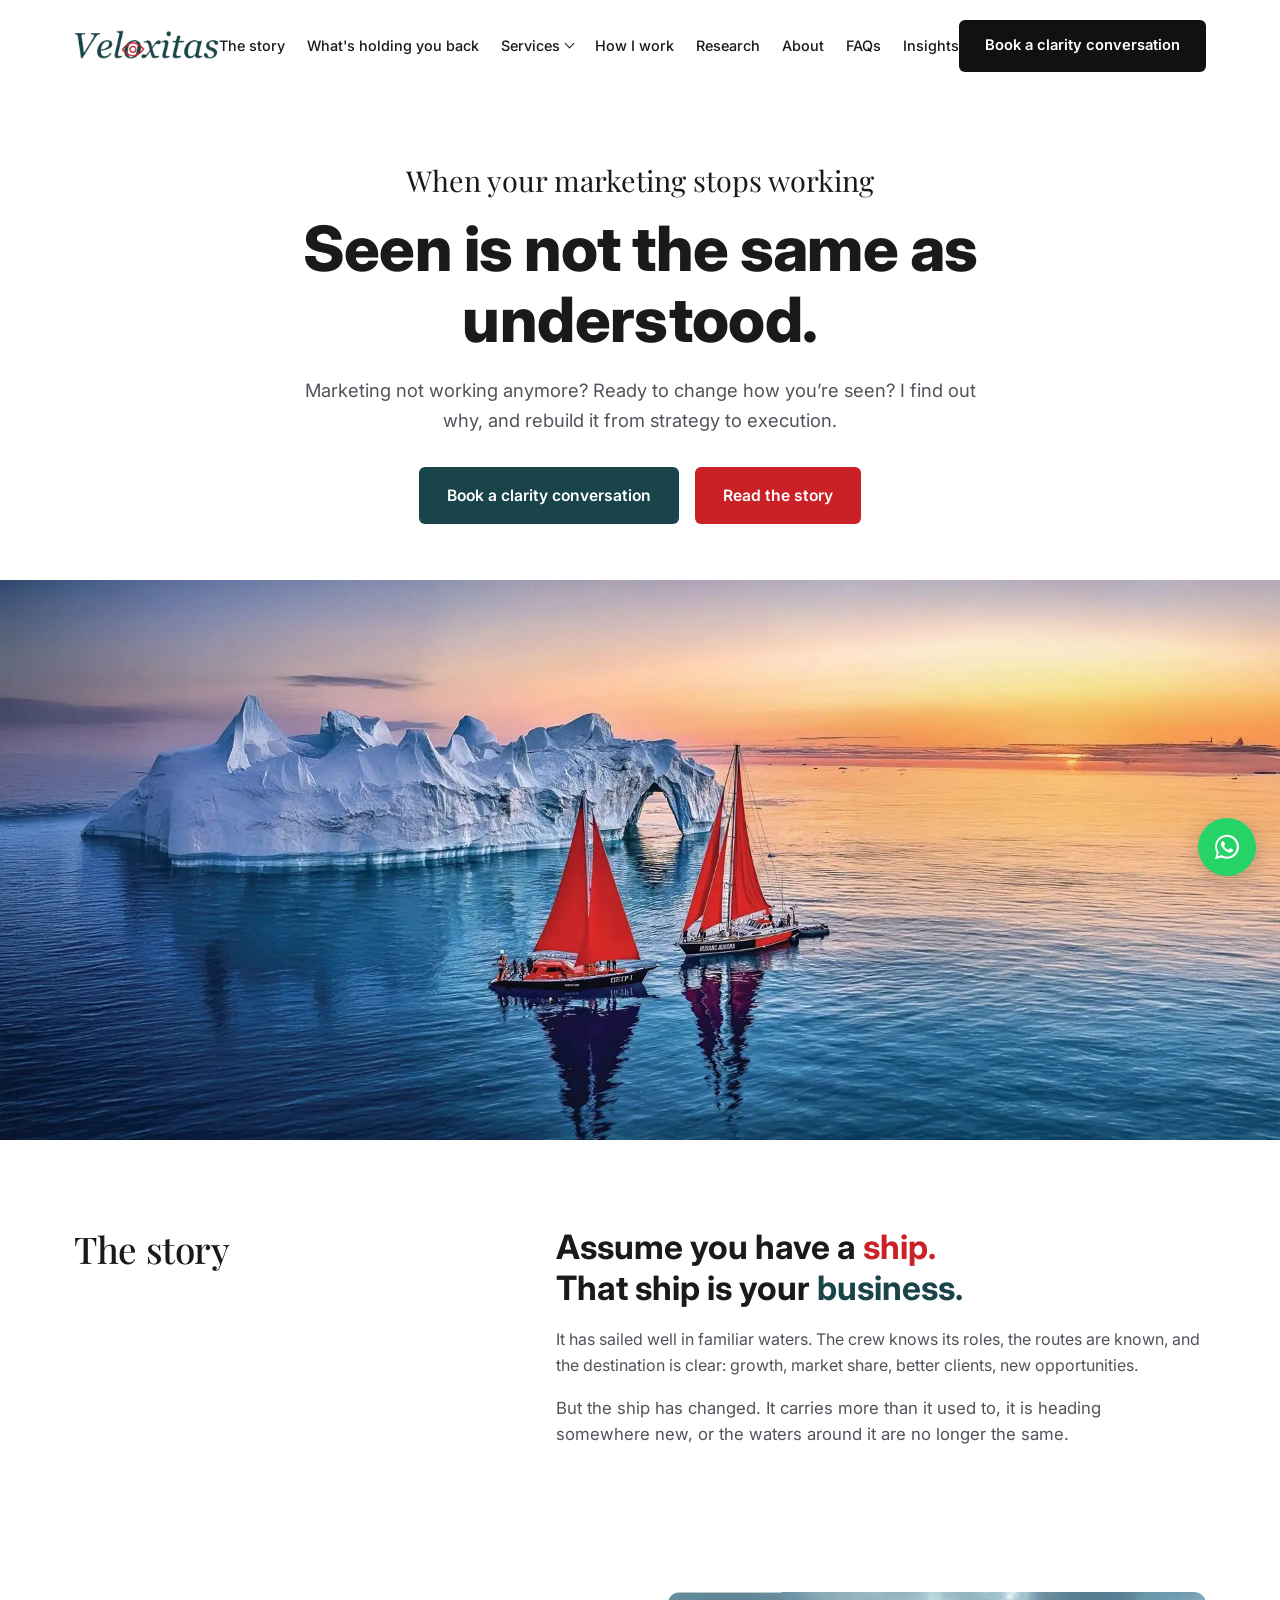
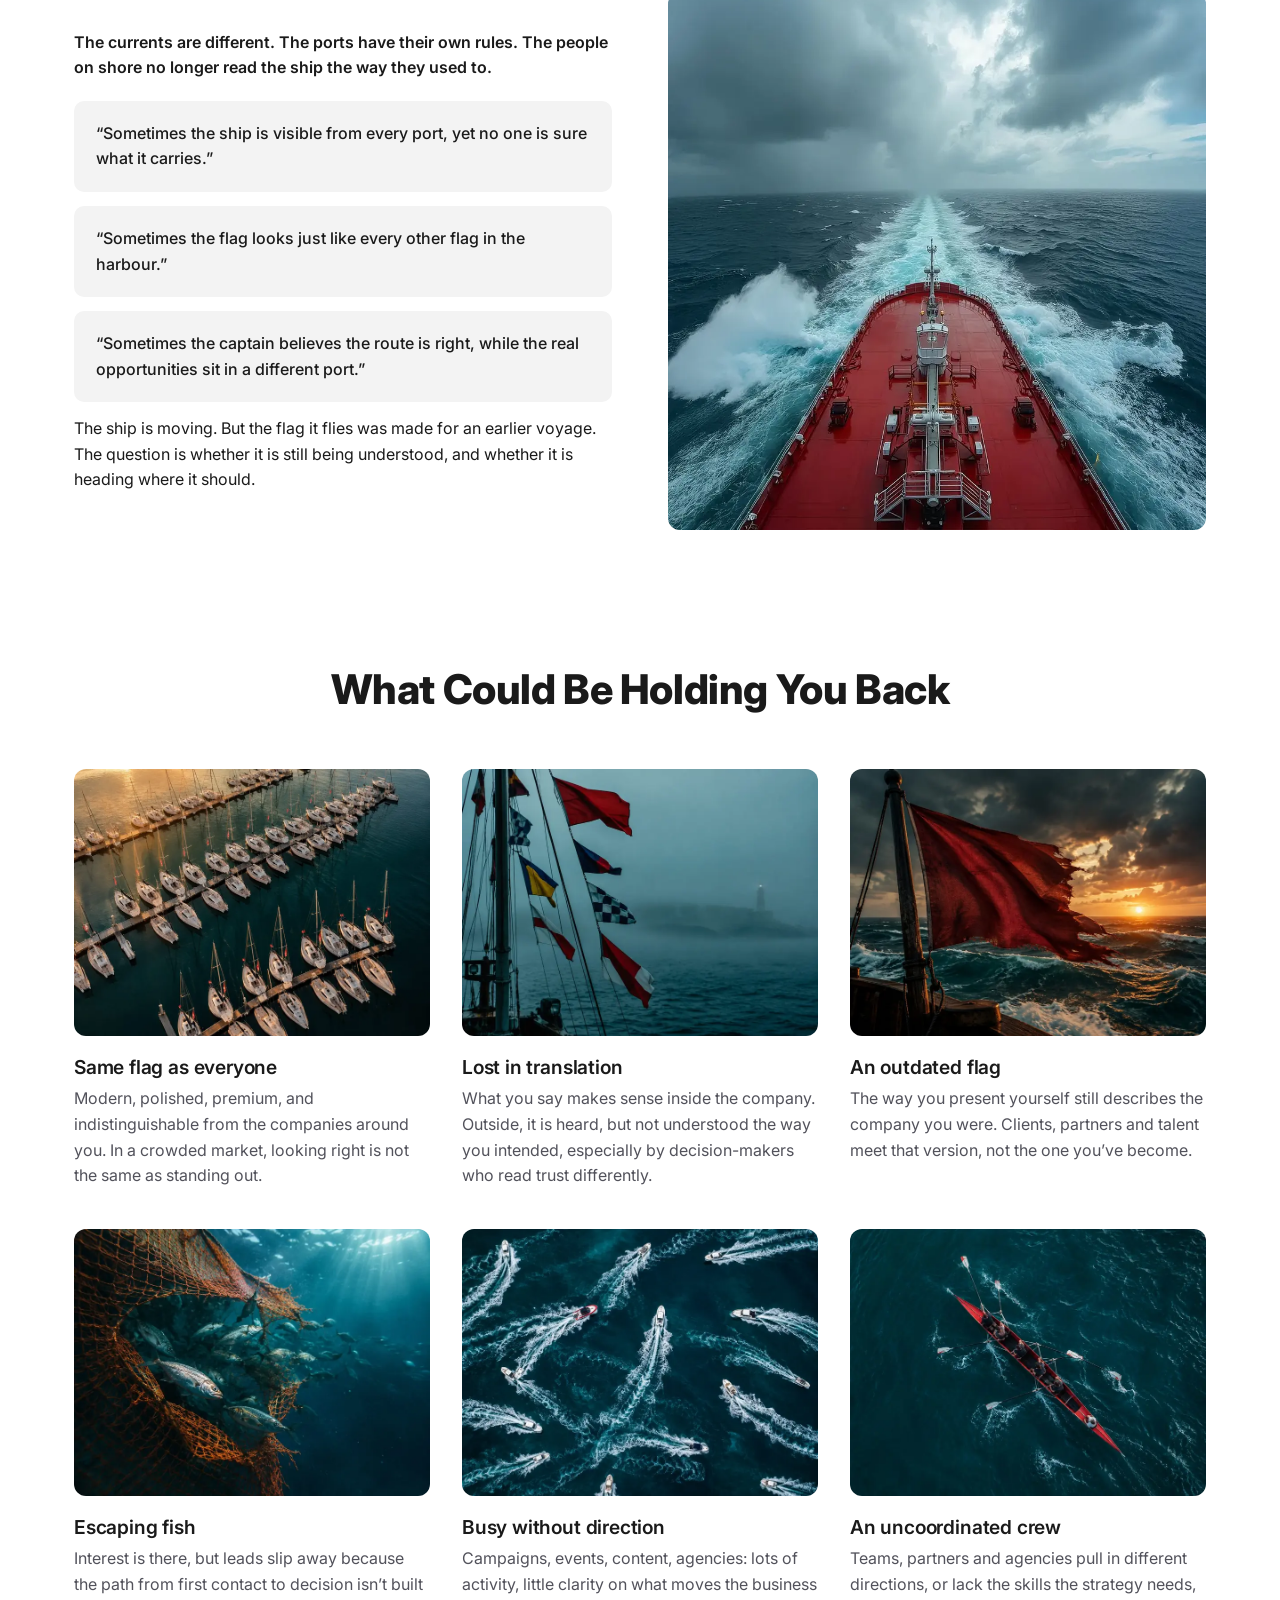
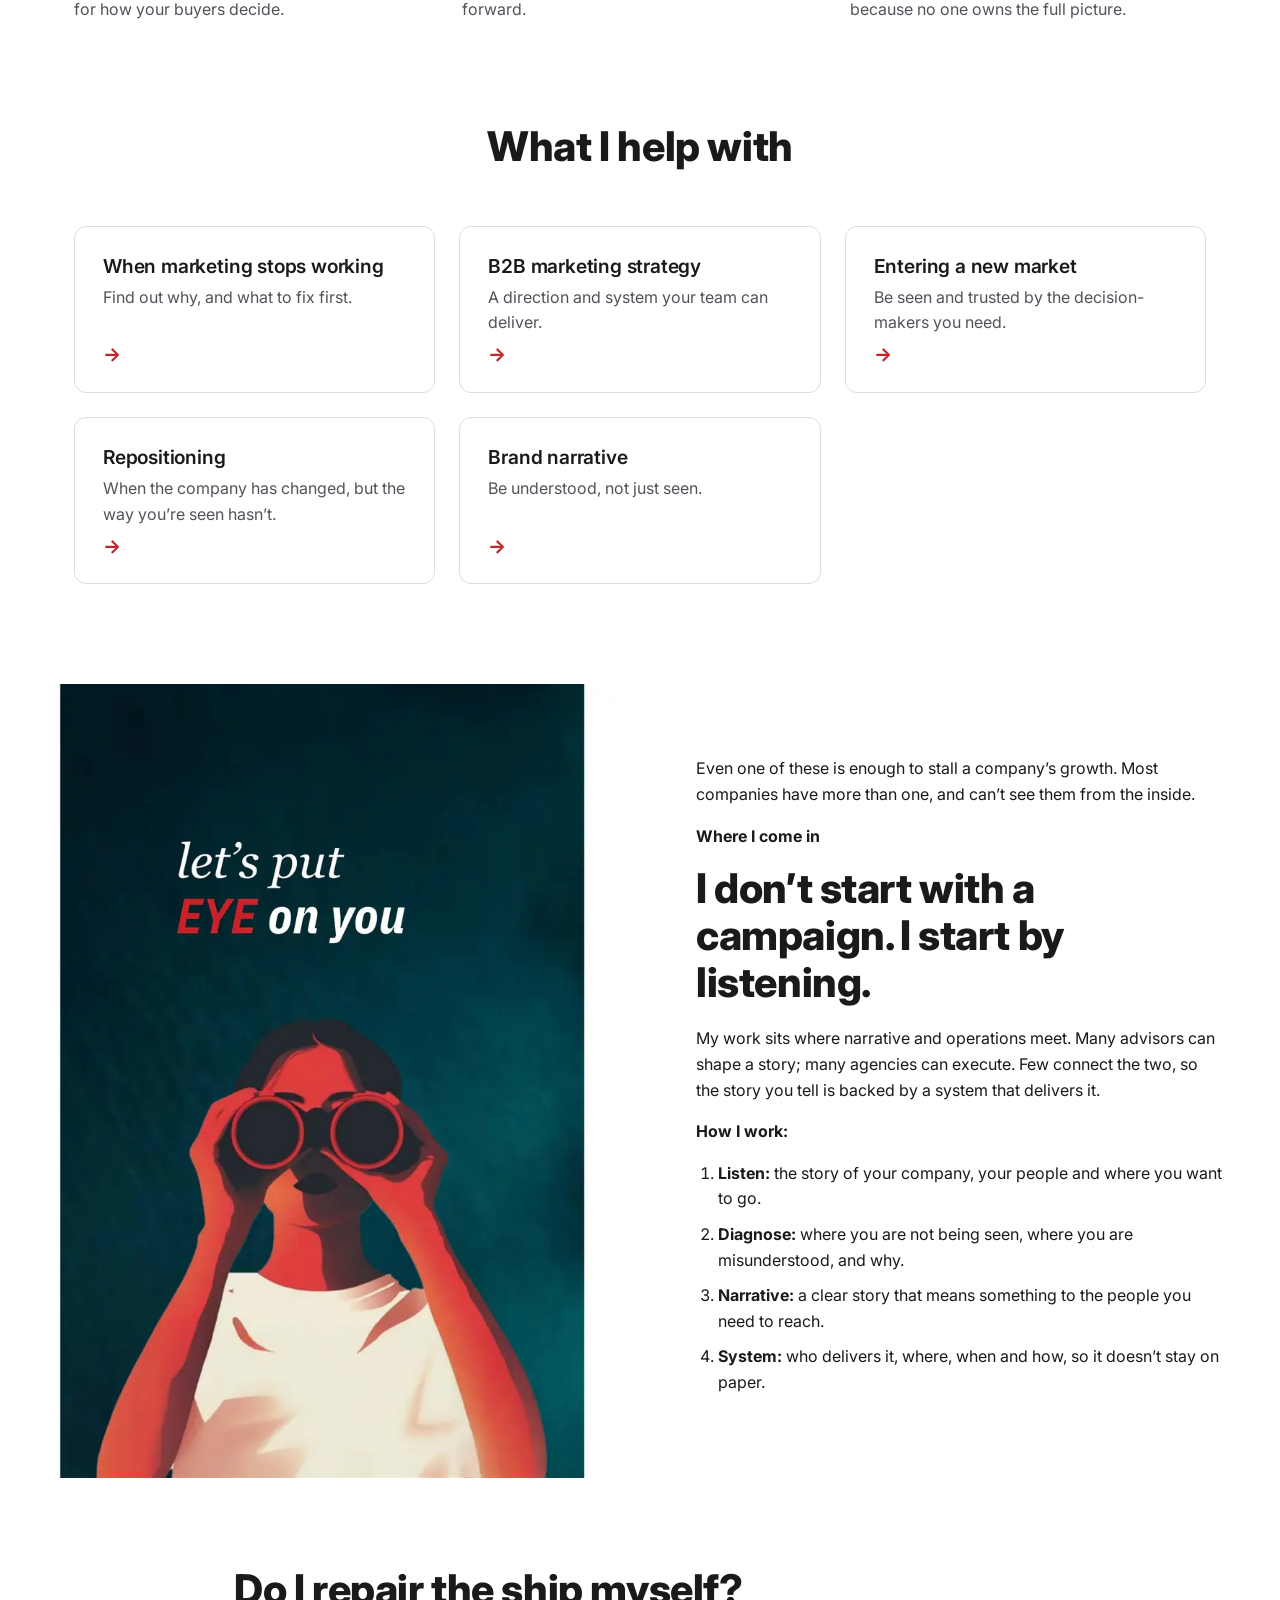
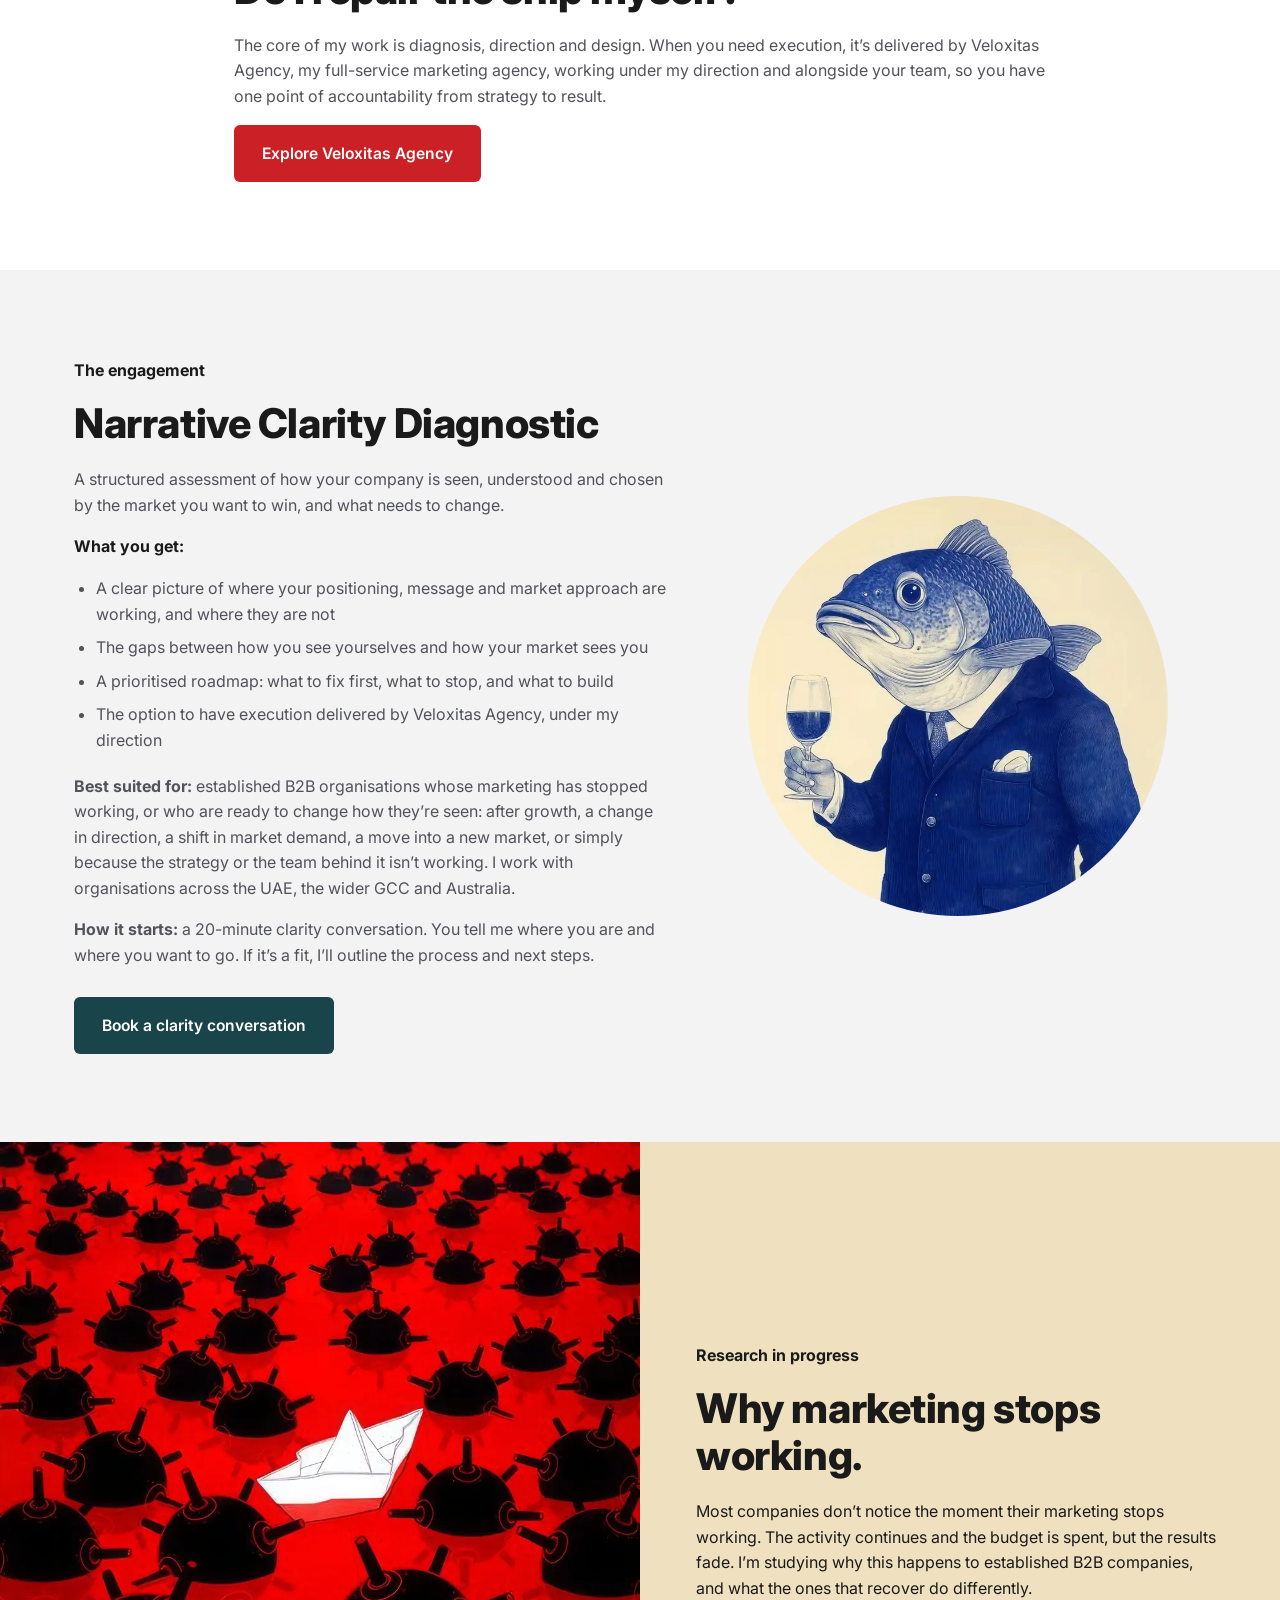
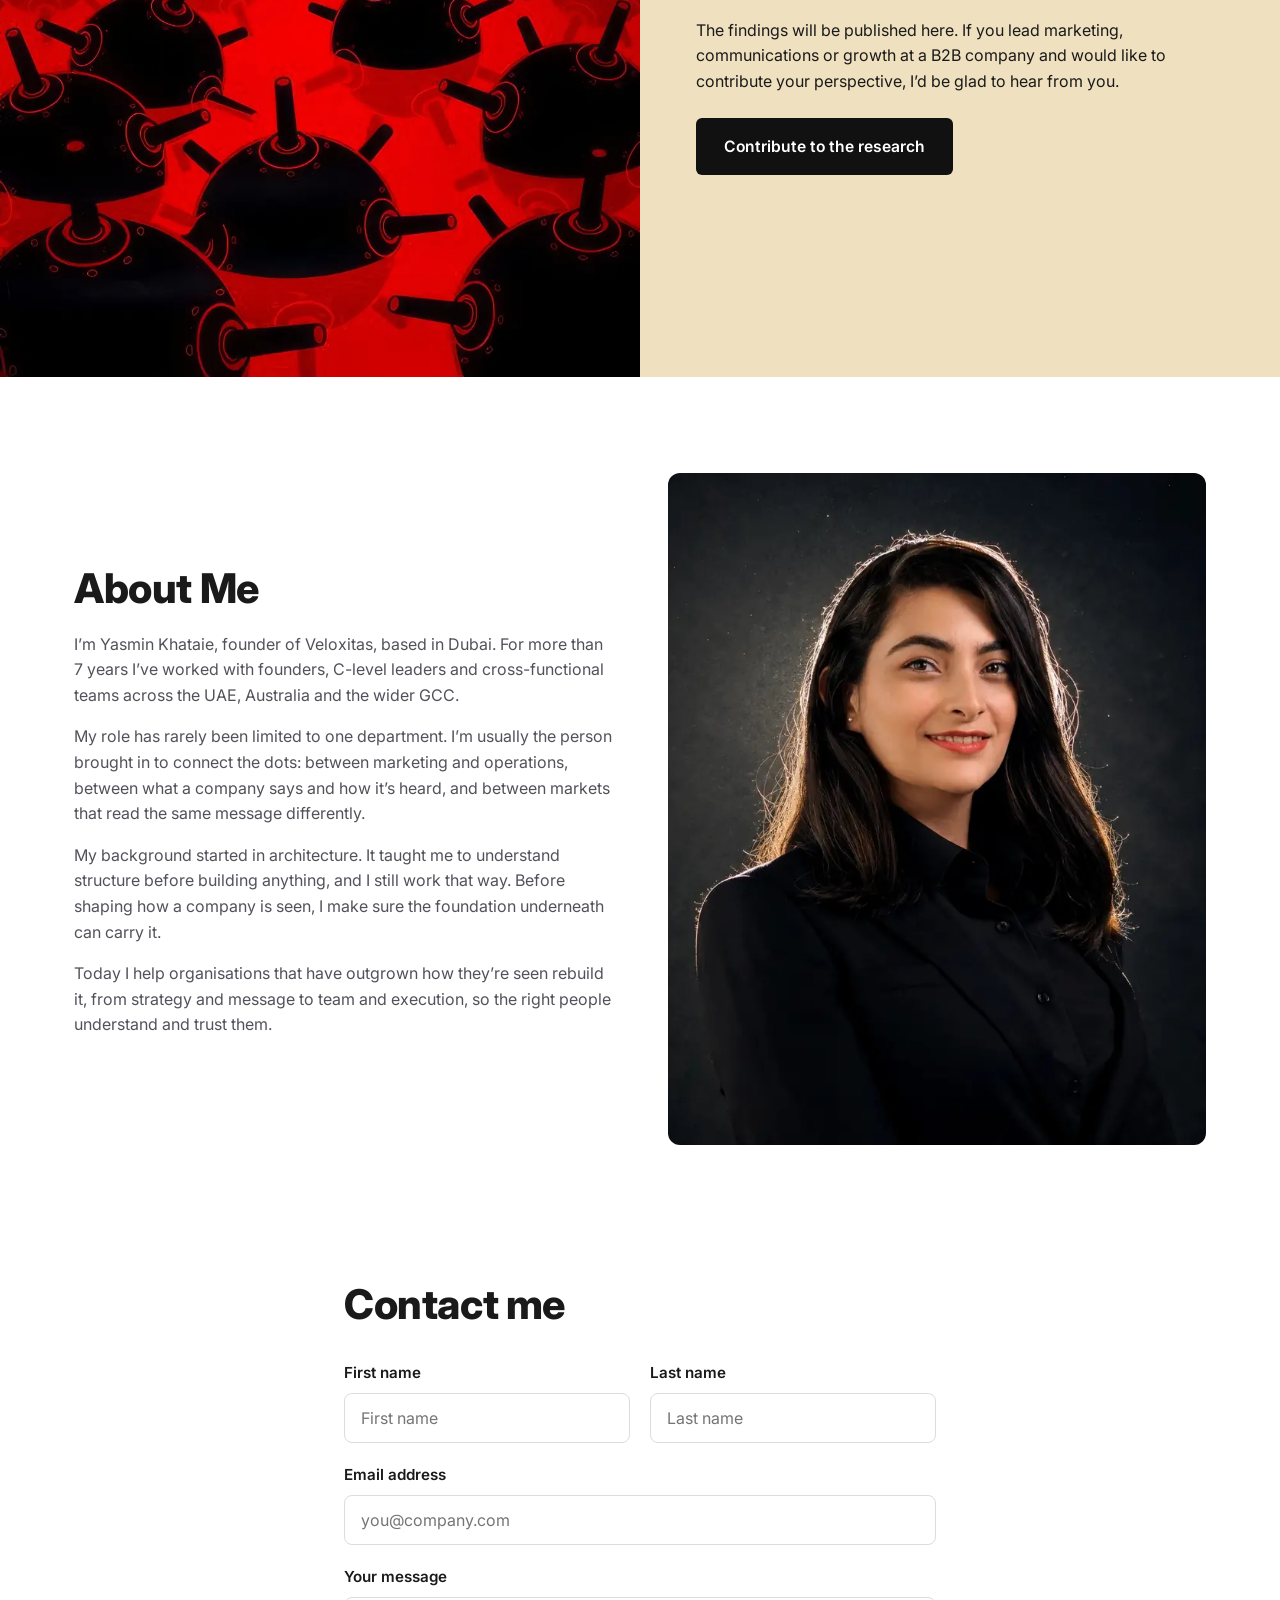
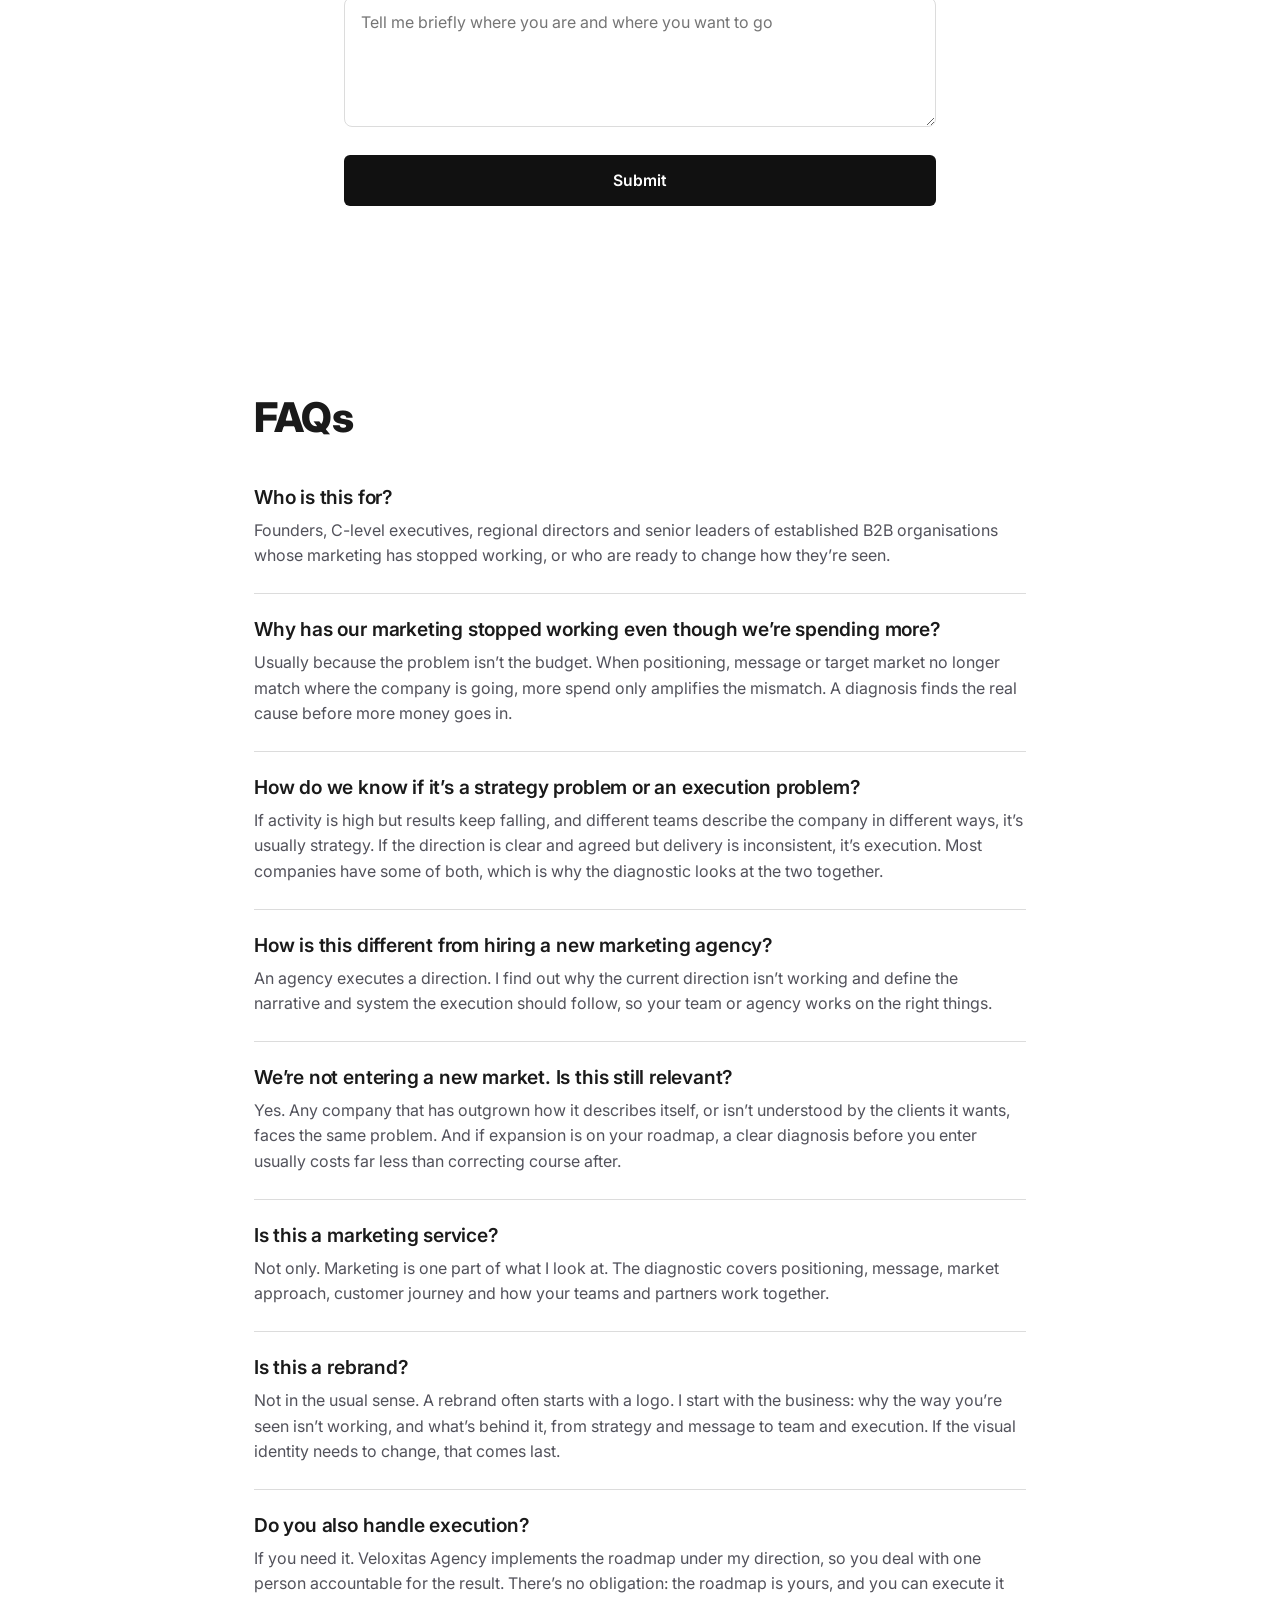
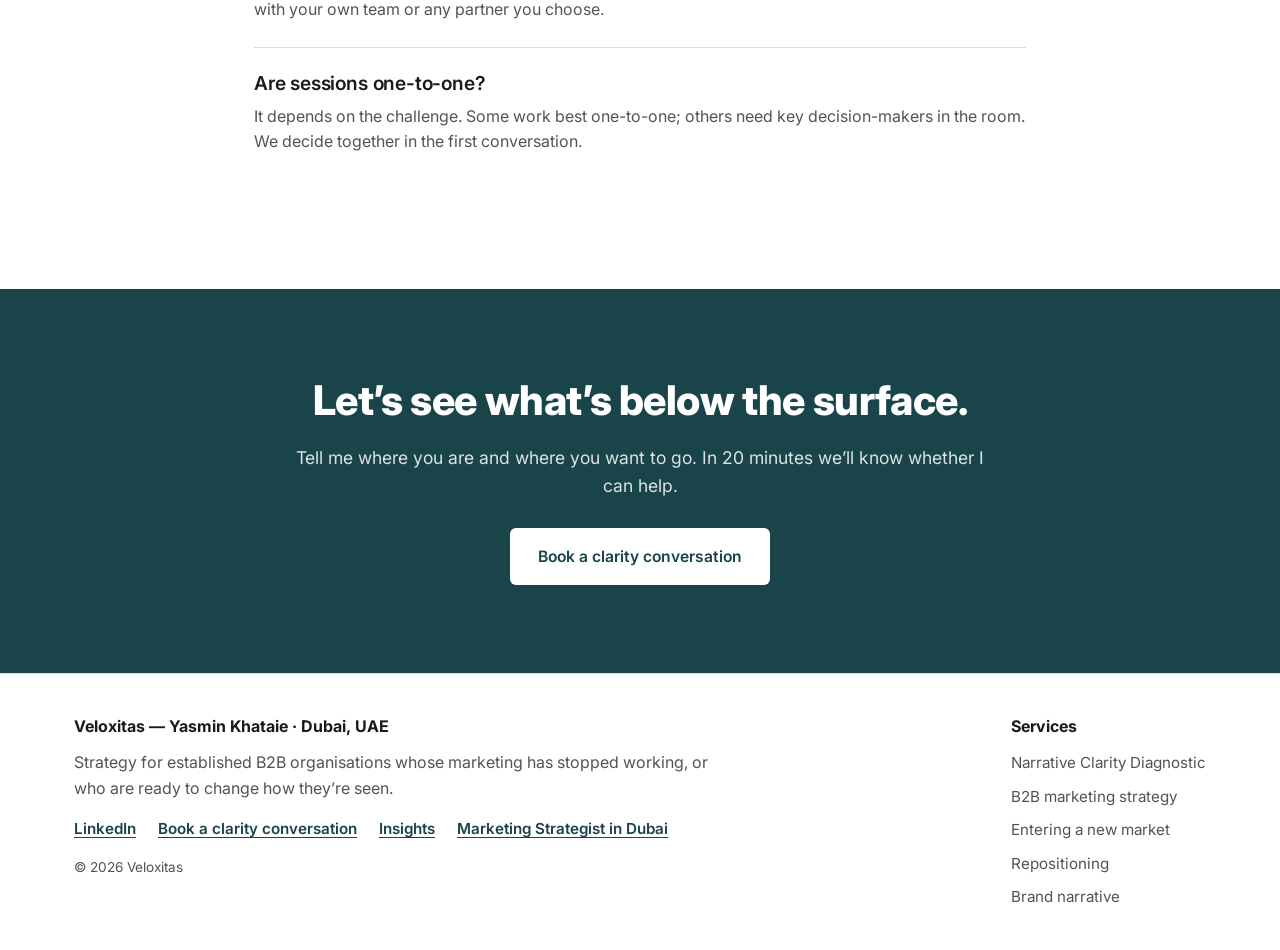
<file: index.html>
<!DOCTYPE html>
<html lang="en">
<head>
<meta charset="UTF-8">
<meta name="viewport" content="width=device-width, initial-scale=1.0">
<title>Veloxitas | When Your Marketing Stops Working – Yasmin Khataie, Dubai</title>
<meta name="description" content="Yasmin Khataie helps established B2B organisations find out why their marketing stopped working and rebuild how they're seen, from strategy to execution. Dubai, GCC and Australia.">
<link rel="canonical" href="https://veloxitas.com/">
<meta property="og:title" content="Veloxitas | Seen is not the same as understood">
<meta property="og:description" content="Strategy for established B2B organisations whose marketing has stopped working, or who are ready to change how they're seen. Founded by Yasmin Khataie, Dubai.">
<meta property="og:url" content="https://veloxitas.com/">
<meta property="og:type" content="website">
<meta property="og:image" content="https://veloxitas.com/assets/hero-iceberg.jpg">
<meta name="twitter:card" content="summary_large_image">
<link rel="icon" href="/assets/favicon.svg" type="image/svg+xml">
<link rel="alternate" type="application/rss+xml" title="Veloxitas Insights" href="/insights/feed.xml">
<link rel="preconnect" href="https://fonts.googleapis.com">
<link rel="preconnect" href="https://fonts.gstatic.com" crossorigin>
<link href="https://fonts.googleapis.com/css2?family=Playfair+Display:ital,wght@0,500;0,600;1,500;1,600&family=Inter:wght@400;500;600;700;800&display=swap" rel="stylesheet">
<link rel="stylesheet" href="/styles.css">
<script type="application/ld+json">
{
  "@context": "https://schema.org",
  "@graph": [
    {
      "@type": "ProfessionalService",
      "@id": "https://veloxitas.com/#org",
      "name": "Veloxitas",
      "url": "https://veloxitas.com/",
      "logo": "https://veloxitas.com/assets/logo-veloxitas.png",
      "image": "https://veloxitas.com/assets/hero-iceberg.jpg",
      "description": "Dubai-based strategy practice helping established B2B organisations whose marketing has stopped working, or who are ready to change how they are seen, from diagnosis and narrative to system and execution.",
      "slogan": "Seen is not the same as understood.",
      "founder": { "@id": "https://veloxitas.com/#yasmin" },
      "address": { "@type": "PostalAddress", "addressLocality": "Dubai", "addressCountry": "AE" },
      "areaServed": ["United Arab Emirates", "GCC", "Australia"],
      "hasOfferCatalog": {
        "@type": "OfferCatalog",
        "name": "Engagements",
        "itemListElement": [
          {
            "@type": "Offer",
            "itemOffered": {
              "@type": "Service",
              "name": "Narrative Clarity Diagnostic",
              "description": "A structured assessment of how a company is seen, understood and chosen by the market it wants to win, with a prioritised roadmap and optional directed execution."
            }
          }
        ]
      }
    },
    {
      "@type": "Person",
      "@id": "https://veloxitas.com/#yasmin",
      "name": "Yasmin Khataie",
      "jobTitle": "Founder & Strategist",
      "worksFor": { "@id": "https://veloxitas.com/#org" },
      "address": { "@type": "PostalAddress", "addressLocality": "Dubai", "addressCountry": "AE" },
      "image": "https://veloxitas.com/assets/about-me-new.jpg",
      "sameAs": ["https://www.linkedin.com/in/yasmin-khataie/"]
    }
  ]
}
</script>
<!-- BUILD:FAQ_JSONLD (generated by scripts/build.py from the FAQ section below; do not edit by hand) -->
<script type="application/ld+json">
{
  "@context": "https://schema.org",
  "@type": "FAQPage",
  "mainEntity": [
    {
      "@type": "Question",
      "name": "Who is this for?",
      "acceptedAnswer": {
        "@type": "Answer",
        "text": "Founders, C-level executives, regional directors and senior leaders of established B2B organisations whose marketing has stopped working, or who are ready to change how they’re seen."
      }
    },
    {
      "@type": "Question",
      "name": "Why has our marketing stopped working even though we’re spending more?",
      "acceptedAnswer": {
        "@type": "Answer",
        "text": "Usually because the problem isn’t the budget. When positioning, message or target market no longer match where the company is going, more spend only amplifies the mismatch. A diagnosis finds the real cause before more money goes in."
      }
    },
    {
      "@type": "Question",
      "name": "How do we know if it’s a strategy problem or an execution problem?",
      "acceptedAnswer": {
        "@type": "Answer",
        "text": "If activity is high but results keep falling, and different teams describe the company in different ways, it’s usually strategy. If the direction is clear and agreed but delivery is inconsistent, it’s execution. Most companies have some of both, which is why the diagnostic looks at the two together."
      }
    },
    {
      "@type": "Question",
      "name": "How is this different from hiring a new marketing agency?",
      "acceptedAnswer": {
        "@type": "Answer",
        "text": "An agency executes a direction. I find out why the current direction isn’t working and define the narrative and system the execution should follow, so your team or agency works on the right things."
      }
    },
    {
      "@type": "Question",
      "name": "We’re not entering a new market. Is this still relevant?",
      "acceptedAnswer": {
        "@type": "Answer",
        "text": "Yes. Any company that has outgrown how it describes itself, or isn’t understood by the clients it wants, faces the same problem. And if expansion is on your roadmap, a clear diagnosis before you enter usually costs far less than correcting course after."
      }
    },
    {
      "@type": "Question",
      "name": "Is this a marketing service?",
      "acceptedAnswer": {
        "@type": "Answer",
        "text": "Not only. Marketing is one part of what I look at. The diagnostic covers positioning, message, market approach, customer journey and how your teams and partners work together."
      }
    },
    {
      "@type": "Question",
      "name": "Is this a rebrand?",
      "acceptedAnswer": {
        "@type": "Answer",
        "text": "Not in the usual sense. A rebrand often starts with a logo. I start with the business: why the way you’re seen isn’t working, and what’s behind it, from strategy and message to team and execution. If the visual identity needs to change, that comes last."
      }
    },
    {
      "@type": "Question",
      "name": "Do you also handle execution?",
      "acceptedAnswer": {
        "@type": "Answer",
        "text": "If you need it. Veloxitas Agency implements the roadmap under my direction, so you deal with one person accountable for the result. There’s no obligation: the roadmap is yours, and you can execute it with your own team or any partner you choose."
      }
    },
    {
      "@type": "Question",
      "name": "Are sessions one-to-one?",
      "acceptedAnswer": {
        "@type": "Answer",
        "text": "It depends on the challenge. Some work best one-to-one; others need key decision-makers in the room. We decide together in the first conversation."
      }
    }
  ]
}
</script>
<!-- /BUILD:FAQ_JSONLD -->
</head>
<body>

<a class="skip-link" href="#main">Skip to content</a>

<!-- STICKY TOP (header) -->
<div class="site-top">
  <!-- HEADER -->
  <header class="site-header">
    <div class="container header-inner">
      <a href="#top" class="logo" aria-label="Veloxitas — home">
        <img src="/assets/logo-veloxitas.webp" alt="Veloxitas" class="logo-img" width="400" height="88">
      </a>
      <!-- BUILD:MAIN_NAV (generated by scripts/build.py) -->
      <nav class="main-nav" aria-label="Main">
        <a href="#story">The story</a>
        <a href="#problems">What's holding you back</a>
        <div class="nav-dropdown">
          <button type="button" class="nav-dropdown-toggle" aria-expanded="false" aria-controls="services-menu">Services</button>
          <div class="nav-dropdown-menu" id="services-menu">
            <a href="/narrative-clarity-diagnostic/">Narrative Clarity Diagnostic</a>
            <a href="/b2b-marketing-strategy/">B2B marketing strategy</a>
            <a href="/new-market-positioning/">Entering a new market</a>
            <a href="/repositioning/">Repositioning</a>
            <a href="/b2b-brand-narrative/">Brand narrative</a>
          </div>
        </div>
        <a href="#how-i-work">How I work</a>
        <a href="#research">Research</a>
        <a href="#about">About</a>
        <a href="#faqs">FAQs</a>
        <a href="/insights/">Insights</a>
      </nav>
      <!-- /BUILD:MAIN_NAV -->
      <a href="https://calendly.com/yasmin-veloxitas" target="_blank" rel="noopener" class="btn btn-dark nav-cta">Book a clarity conversation</a>
      <button class="nav-toggle" aria-label="Toggle menu" aria-expanded="false" aria-controls="mobile-menu">
        <span></span><span></span><span></span>
      </button>
    </div>
    <!-- BUILD:MOBILE_NAV (generated by scripts/build.py) -->
    <nav class="mobile-menu" id="mobile-menu" aria-label="Main (mobile)">
      <a href="#story">The story</a>
      <a href="#problems">What's holding you back</a>
      <details class="mobile-services">
        <summary>Services</summary>
        <div class="mobile-services-list">
          <a href="/narrative-clarity-diagnostic/">Narrative Clarity Diagnostic</a>
          <a href="/b2b-marketing-strategy/">B2B marketing strategy</a>
          <a href="/new-market-positioning/">Entering a new market</a>
          <a href="/repositioning/">Repositioning</a>
          <a href="/b2b-brand-narrative/">Brand narrative</a>
        </div>
      </details>
      <a href="#how-i-work">How I work</a>
      <a href="#research">Research</a>
      <a href="#about">About</a>
      <a href="#faqs">FAQs</a>
      <a href="/insights/">Insights</a>
      <a href="https://calendly.com/yasmin-veloxitas" target="_blank" rel="noopener" class="btn btn-dark">Book a clarity conversation</a>
    </nav>
    <!-- /BUILD:MOBILE_NAV -->
  </header>
</div>

<main id="main">

  <!-- HERO -->
  <section class="hero" id="top">
    <div class="container hero-inner">
      <p class="eyebrow">When your marketing stops working</p>
      <h1>Seen is not the same as understood.</h1>
      <p class="hero-lead">Marketing not working anymore? Ready to change how you&rsquo;re seen? I find out why, and rebuild it from strategy to execution.</p>
      <div class="btn-row">
        <a href="https://calendly.com/yasmin-veloxitas" target="_blank" rel="noopener" class="btn btn-teal">Book a clarity conversation</a>
        <a href="#story" class="btn btn-red">Read the story</a>
      </div>
    </div>
    <div class="hero-image">
      <img src="/assets/hero-iceberg.webp" alt="Two sailboats with red sails gliding past an iceberg at sunset" width="1920" height="900" loading="eager" fetchpriority="high">
    </div>
  </section>

  <!-- STORY -->
  <section class="story" id="story">
    <div class="container story-grid">
      <h2 class="story-title">The story</h2>
      <div class="story-copy">
        <p class="story-statement"><strong>Assume you have a <span class="text-red">ship.</span></strong>
        <strong>That ship is your <span class="text-teal">business.</span></strong></p>
        <p>It has sailed well in familiar waters. The crew knows its roles, the routes are known, and the destination is clear: growth, market share, better clients, new opportunities.</p>
        <p>But the ship has changed. It carries more than it used to, it is heading somewhere new, or the waters around it are no longer the same.</p>
      </div>
    </div>
  </section>

  <!-- DESTINATION -->
  <section class="destination">
    <div class="container destination-grid">
      <div class="destination-copy">
        <p class="destination-note">The currents are different. The ports have their own rules. The people on shore no longer read the ship the way they used to.</p>
        <div class="quote-bubble">&ldquo;Sometimes the ship is visible from every port, yet no one is sure what it carries.&rdquo;</div>
        <div class="quote-bubble">&ldquo;Sometimes the flag looks just like every other flag in the harbour.&rdquo;</div>
        <div class="quote-bubble">&ldquo;Sometimes the captain believes the route is right, while the real opportunities sit in a different port.&rdquo;</div>
        <p class="destination-close">The ship is moving. But the flag it flies was made for an earlier voyage. The question is whether it is still being understood, and whether it is heading where it should.</p>
      </div>
      <div class="destination-image">
        <img src="/assets/ship-storm.webp" alt="The bow of a red ship cutting through a stormy sea" width="900" height="900" loading="lazy" decoding="async">
      </div>
    </div>
  </section>

  <!-- PROBLEMS -->
  <section class="problems" id="problems">
    <div class="container">
      <h2 class="section-heading center">What Could Be Holding You Back</h2>
      <div class="card-grid">
        <article class="card">
          <img src="/assets/card-same-flag.webp" alt="Aerial view of rows of identical white sailboats moored in a marina" width="800" height="603" loading="lazy" decoding="async">
          <h3>Same flag as everyone</h3>
          <p>Modern, polished, premium, and indistinguishable from the companies around you. In a crowded market, looking right is not the same as standing out.</p>
        </article>
        <article class="card">
          <img src="/assets/card-lost-in-translation.webp" alt="Signal flags on a ship's mast in thick fog, a lighthouse faint in the distance" width="800" height="603" loading="lazy" decoding="async">
          <h3>Lost in translation</h3>
          <p>What you say makes sense inside the company. Outside, it is heard, but not understood the way you intended, especially by decision-makers who read trust differently.</p>
        </article>
        <article class="card">
          <img src="/assets/card-outdated-flag.webp" alt="A faded, frayed red flag on an old ship against a stormy sunset sea" width="800" height="603" loading="lazy" decoding="async">
          <h3>An outdated flag</h3>
          <p>The way you present yourself still describes the company you were. Clients, partners and talent meet that version, not the one you&rsquo;ve become.</p>
        </article>
        <article class="card">
          <img src="/assets/card-escaping-fish-net.webp" alt="Fish slipping out through a torn orange fishing net underwater" width="800" height="603" loading="lazy" decoding="async">
          <h3>Escaping fish</h3>
          <p>Interest is there, but leads slip away because the path from first contact to decision isn&rsquo;t built for how your buyers decide.</p>
        </article>
        <article class="card">
          <img src="/assets/card-busy-without-direction.webp" alt="Aerial view of speedboats racing in different directions, their wakes crossing" width="800" height="603" loading="lazy" decoding="async">
          <h3>Busy without direction</h3>
          <p>Campaigns, events, content, agencies: lots of activity, little clarity on what moves the business forward.</p>
        </article>
        <article class="card">
          <img src="/assets/card-uncoordinated-oars.webp" alt="Aerial view of a red rowing boat with oars out of sync" width="800" height="603" loading="lazy" decoding="async">
          <h3>An uncoordinated crew</h3>
          <p>Teams, partners and agencies pull in different directions, or lack the skills the strategy needs, because no one owns the full picture.</p>
        </article>
      </div>
    </div>
  </section>

  <!-- WHAT I HELP WITH -->
  <section class="services-overview" id="what-i-help-with">
    <div class="container">
      <h2 class="section-heading center">What I help with</h2>
      <!-- BUILD:SERVICE_CARDS (generated by scripts/build.py from content/services.yml) -->
      <div class="service-grid">
        <a class="service-card" href="/narrative-clarity-diagnostic/">
          <h3>When marketing stops working</h3>
          <p>Find out why, and what to fix first.</p>
          <span class="service-card-arrow" aria-hidden="true">&rarr;</span>
        </a>
        <a class="service-card" href="/b2b-marketing-strategy/">
          <h3>B2B marketing strategy</h3>
          <p>A direction and system your team can deliver.</p>
          <span class="service-card-arrow" aria-hidden="true">&rarr;</span>
        </a>
        <a class="service-card" href="/new-market-positioning/">
          <h3>Entering a new market</h3>
          <p>Be seen and trusted by the decision-makers you need.</p>
          <span class="service-card-arrow" aria-hidden="true">&rarr;</span>
        </a>
        <a class="service-card" href="/repositioning/">
          <h3>Repositioning</h3>
          <p>When the company has changed, but the way you’re seen hasn’t.</p>
          <span class="service-card-arrow" aria-hidden="true">&rarr;</span>
        </a>
        <a class="service-card" href="/b2b-brand-narrative/">
          <h3>Brand narrative</h3>
          <p>Be understood, not just seen.</p>
          <span class="service-card-arrow" aria-hidden="true">&rarr;</span>
        </a>
      </div>
      <!-- /BUILD:SERVICE_CARDS -->
    </div>
  </section>

  <!-- COME IN / HOW I WORK -->
  <section class="come-in" id="how-i-work">
    <div class="come-in-image">
      <img src="/assets/come-in-illustration.webp" alt="Illustration of a person looking through binoculars" width="1100" height="1100" loading="lazy" decoding="async">
    </div>
    <div class="come-in-copy">
      <p>Even one of these is enough to stall a company&rsquo;s growth. Most companies have more than one, and can&rsquo;t see them from the inside.</p>
      <p class="lead-line">Where I come in</p>
      <h2>I don&rsquo;t start with a campaign. I start by listening.</h2>
      <p>My work sits where narrative and operations meet. Many advisors can shape a story; many agencies can execute. Few connect the two, so the story you tell is backed by a system that delivers it.</p>
      <p class="lead-line">How I work:</p>
      <ol class="steps-list">
        <li><strong>Listen:</strong> the story of your company, your people and where you want to go.</li>
        <li><strong>Diagnose:</strong> where you are not being seen, where you are misunderstood, and why.</li>
        <li><strong>Narrative:</strong> a clear story that means something to the people you need to reach.</li>
        <li><strong>System:</strong> who delivers it, where, when and how, so it doesn&rsquo;t stay on paper.</li>
      </ol>
    </div>
  </section>

  <!-- REPAIR -->
  <section class="repair">
    <div class="container">
      <h2>Do I repair the ship myself?</h2>
      <p>The core of my work is diagnosis, direction and design. When you need execution, it&rsquo;s delivered by Veloxitas Agency, my full-service marketing agency, working under my direction and alongside your team, so you have one point of accountability from strategy to result.</p>
      <a href="https://veloxitasagency.com" target="_blank" rel="noopener" class="btn btn-red">Explore Veloxitas Agency</a>
    </div>
  </section>

  <!-- HOW IT WORKS (THE ENGAGEMENT) -->
  <section class="how-it-works" id="how-it-works">
    <div class="container how-grid">
      <div class="how-copy">
        <p class="lead-line">The engagement</p>
        <h2><a href="/narrative-clarity-diagnostic/" class="heading-link">Narrative Clarity Diagnostic</a></h2>
        <p>A structured assessment of how your company is seen, understood and chosen by the market you want to win, and what needs to change.</p>
        <p class="lead-line">What you get:</p>
        <ul class="plain-list">
          <li>A clear picture of where your positioning, message and market approach are working, and where they are not</li>
          <li>The gaps between how you see yourselves and how your market sees you</li>
          <li>A prioritised roadmap: what to fix first, what to stop, and what to build</li>
          <li>The option to have execution delivered by Veloxitas Agency, under my direction</li>
        </ul>
        <p><strong>Best suited for:</strong> established B2B organisations whose marketing has stopped working, or who are ready to change how they&rsquo;re seen: after growth, a change in direction, a shift in market demand, a move into a new market, or simply because the strategy or the team behind it isn&rsquo;t working. I work with organisations across the UAE, the wider GCC and Australia.</p>
        <p><strong>How it starts:</strong> a 20-minute clarity conversation. You tell me where you are and where you want to go. If it&rsquo;s a fit, I&rsquo;ll outline the process and next steps.</p>
        <a href="https://calendly.com/yasmin-veloxitas" target="_blank" rel="noopener" class="btn btn-teal">Book a clarity conversation</a>
      </div>
      <div class="how-illustration">
        <img src="/assets/how-it-works-illustration.webp" alt="Illustration of a fish in a suit holding a glass of wine" width="735" height="749" loading="lazy" decoding="async">
      </div>
    </div>
  </section>

  <!-- RESEARCH IN PROGRESS -->
  <section class="outside" id="research">
    <div class="outside-image">
      <img src="/assets/why-bring-in.webp" alt="A white paper boat navigating through a sea of black mines on a red background" width="1000" height="1305" loading="lazy" decoding="async">
    </div>
    <div class="outside-copy">
      <p class="lead-line">Research in progress</p>
      <h2>Why marketing stops working.</h2>
      <p>Most companies don&rsquo;t notice the moment their marketing stops working. The activity continues and the budget is spent, but the results fade. I&rsquo;m studying why this happens to established B2B companies, and what the ones that recover do differently.</p>
      <p>The findings will be published here. If you lead marketing, communications or growth at a B2B company and would like to contribute your perspective, I&rsquo;d be glad to hear from you.</p>
      <div><a href="#contact" class="btn btn-black" data-prefill-message="I'd like to contribute to the research on why marketing stops working.">Contribute to the research</a></div>
    </div>
  </section>

  <!-- ABOUT -->
  <section class="about" id="about">
    <div class="container about-grid">
      <div class="about-copy">
        <h2>About Me</h2>
        <p>I&rsquo;m Yasmin Khataie, founder of Veloxitas, based in Dubai. For more than 7 years I&rsquo;ve worked with founders, C-level leaders and cross-functional teams across the UAE, Australia and the wider GCC.</p>
        <p>My role has rarely been limited to one department. I&rsquo;m usually the person brought in to connect the dots: between marketing and operations, between what a company says and how it&rsquo;s heard, and between markets that read the same message differently.</p>
        <p>My background started in architecture. It taught me to understand structure before building anything, and I still work that way. Before shaping how a company is seen, I make sure the foundation underneath can carry it.</p>
        <p>Today I help organisations that have outgrown how they&rsquo;re seen rebuild it, from strategy and message to team and execution, so the right people understand and trust them.</p>
      </div>
      <div class="about-image">
        <img src="/assets/about-me-new.webp" alt="Portrait of Yasmin Khataie wearing a black shirt against a dark backdrop" width="900" height="879" loading="lazy" decoding="async">
      </div>
    </div>
  </section>

  <!-- CONTACT -->
  <section class="contact" id="contact">
    <div class="container">
      <h2>Contact me</h2>
      <form class="contact-form" id="contact-form" action="https://formsubmit.co/ajax/yasmin@veloxitas.com" method="POST" novalidate>
        <input type="hidden" name="_subject" value="New enquiry from the website">
        <input type="hidden" name="_template" value="table">
        <input type="hidden" name="_captcha" value="false">
        <input type="text" name="_honey" style="display:none" tabindex="-1" autocomplete="off">
        <div class="form-row">
          <div class="form-field">
            <label for="first-name">First name</label>
            <input type="text" id="first-name" name="First name" placeholder="First name" autocomplete="given-name" required>
          </div>
          <div class="form-field">
            <label for="last-name">Last name</label>
            <input type="text" id="last-name" name="Last name" placeholder="Last name" autocomplete="family-name" required>
          </div>
        </div>
        <div class="form-field">
          <label for="email">Email address</label>
          <input type="email" id="email" name="Email address" placeholder="you@company.com" autocomplete="email" required>
        </div>
        <div class="form-field">
          <label for="message">Your message</label>
          <textarea id="message" name="Message" rows="5" placeholder="Tell me briefly where you are and where you want to go" required></textarea>
        </div>
        <button type="submit" class="btn btn-black btn-block">Submit</button>
        <p class="form-status" id="form-status" role="status" aria-live="polite"></p>
      </form>
    </div>
  </section>

  <!-- FAQS -->
  <section class="faqs" id="faqs">
    <div class="container">
      <h2>FAQs</h2>
      <div class="faq-item">
        <h3>Who is this for?</h3>
        <p>Founders, C-level executives, regional directors and senior leaders of established B2B organisations whose marketing has stopped working, or who are ready to change how they&rsquo;re seen.</p>
      </div>
      <div class="faq-item">
        <h3>Why has our marketing stopped working even though we&rsquo;re spending more?</h3>
        <p>Usually because the problem isn&rsquo;t the budget. When positioning, message or target market no longer match where the company is going, more spend only amplifies the mismatch. A diagnosis finds the real cause before more money goes in.</p>
      </div>
      <div class="faq-item">
        <h3>How do we know if it&rsquo;s a strategy problem or an execution problem?</h3>
        <p>If activity is high but results keep falling, and different teams describe the company in different ways, it&rsquo;s usually strategy. If the direction is clear and agreed but delivery is inconsistent, it&rsquo;s execution. Most companies have some of both, which is why the diagnostic looks at the two together.</p>
      </div>
      <div class="faq-item">
        <h3>How is this different from hiring a new marketing agency?</h3>
        <p>An agency executes a direction. I find out why the current direction isn&rsquo;t working and define the narrative and system the execution should follow, so your team or agency works on the right things.</p>
      </div>
      <div class="faq-item">
        <h3>We&rsquo;re not entering a new market. Is this still relevant?</h3>
        <p>Yes. Any company that has outgrown how it describes itself, or isn&rsquo;t understood by the clients it wants, faces the same problem. And if expansion is on your roadmap, a clear diagnosis before you enter usually costs far less than correcting course after.</p>
      </div>
      <div class="faq-item">
        <h3>Is this a marketing service?</h3>
        <p>Not only. Marketing is one part of what I look at. The diagnostic covers positioning, message, market approach, customer journey and how your teams and partners work together.</p>
      </div>
      <div class="faq-item">
        <h3>Is this a rebrand?</h3>
        <p>Not in the usual sense. A rebrand often starts with a logo. I start with the business: why the way you&rsquo;re seen isn&rsquo;t working, and what&rsquo;s behind it, from strategy and message to team and execution. If the visual identity needs to change, that comes last.</p>
      </div>
      <div class="faq-item">
        <h3>Do you also handle execution?</h3>
        <p>If you need it. Veloxitas Agency implements the roadmap under my direction, so you deal with one person accountable for the result. There&rsquo;s no obligation: the roadmap is yours, and you can execute it with your own team or any partner you choose.</p>
      </div>
      <div class="faq-item">
        <h3>Are sessions one-to-one?</h3>
        <p>It depends on the challenge. Some work best one-to-one; others need key decision-makers in the room. We decide together in the first conversation.</p>
      </div>
    </div>
  </section>

  <!-- CLOSING CTA -->
  <section class="closing-cta">
    <div class="container">
      <h2>Let&rsquo;s see what&rsquo;s below the surface.</h2>
      <p>Tell me where you are and where you want to go. In 20 minutes we&rsquo;ll know whether I can help.</p>
      <a href="https://calendly.com/yasmin-veloxitas" target="_blank" rel="noopener" class="btn btn-teal">Book a clarity conversation</a>
    </div>
  </section>

</main>

<!-- FOOTER -->
<footer class="site-footer">
  <!-- BUILD:FOOTER (generated by scripts/build.py) -->
  <div class="container footer-inner">
    <div class="footer-main">
      <p class="footer-name">Veloxitas — Yasmin Khataie · Dubai, UAE</p>
      <p class="footer-tagline">Strategy for established B2B organisations whose marketing has stopped working, or who are ready to change how they&rsquo;re seen.</p>
      <nav class="footer-links" aria-label="Footer">
        <a href="https://www.linkedin.com/in/yasmin-khataie/" target="_blank" rel="noopener">LinkedIn</a>
        <a href="https://calendly.com/yasmin-veloxitas" target="_blank" rel="noopener">Book a clarity conversation</a>
        <a href="/insights/">Insights</a>
        <a href="/marketing-strategist-dubai">Marketing Strategist in Dubai</a>
      </nav>
      <p class="footer-copy">&copy; 2026 Veloxitas</p>
    </div>
    <nav class="footer-services" aria-labelledby="footer-services-title">
      <p class="footer-heading" id="footer-services-title">Services</p>
      <ul>
        <li><a href="/narrative-clarity-diagnostic/">Narrative Clarity Diagnostic</a></li>
        <li><a href="/b2b-marketing-strategy/">B2B marketing strategy</a></li>
        <li><a href="/new-market-positioning/">Entering a new market</a></li>
        <li><a href="/repositioning/">Repositioning</a></li>
        <li><a href="/b2b-brand-narrative/">Brand narrative</a></li>
      </ul>
    </nav>
  </div>
  <!-- /BUILD:FOOTER -->
</footer>

<!-- BUILD:WHATSAPP (generated by scripts/build.py) -->
<a class="whatsapp-button" href="https://wa.me/971501751192?text=Hi%20Yasmin%2C%20I%20found%20you%20through%20veloxitas.com%20and%20would%20like%20to%20talk%20about%20my%20company%27s%20marketing." target="_blank" rel="noopener" aria-label="Chat with Yasmin on WhatsApp">
  <svg viewBox="0 0 32 32" width="30" height="30" fill="currentColor" aria-hidden="true"><path d="M16.04 3C9.03 3 3.33 8.7 3.33 15.71c0 2.24.59 4.43 1.7 6.36L3.2 29l7.11-1.86a12.66 12.66 0 0 0 5.73 1.37h.01c7 0 12.7-5.7 12.7-12.71C28.75 8.7 23.05 3 16.04 3Zm0 23.36h-.01a10.55 10.55 0 0 1-5.38-1.47l-.39-.23-4.22 1.1 1.13-4.11-.25-.42a10.53 10.53 0 0 1-1.62-5.62c0-5.83 4.75-10.57 10.58-10.57 2.82 0 5.48 1.1 7.47 3.1a10.5 10.5 0 0 1 3.09 7.48c0 5.83-4.74 10.57-10.57 10.57Zm5.8-7.92c-.32-.16-1.88-.93-2.17-1.03-.29-.11-.5-.16-.71.16-.21.32-.82 1.03-1 1.24-.19.21-.37.24-.69.08-.32-.16-1.34-.49-2.55-1.57-.94-.84-1.58-1.88-1.76-2.2-.19-.32-.02-.49.14-.65.14-.14.32-.37.48-.56.16-.19.21-.32.32-.53.11-.21.05-.4-.03-.56-.08-.16-.71-1.71-.98-2.34-.26-.62-.52-.53-.71-.54h-.61c-.21 0-.56.08-.85.4-.29.32-1.11 1.09-1.11 2.65s1.14 3.08 1.3 3.29c.16.21 2.24 3.42 5.43 4.8.76.33 1.35.52 1.81.67.76.24 1.45.21 2 .13.61-.09 1.88-.77 2.14-1.51.27-.74.27-1.38.19-1.51-.08-.13-.29-.21-.61-.37Z"/></svg>
</a>
<!-- /BUILD:WHATSAPP -->

<script src="/script.js"></script>
</body>
</html>
</file>
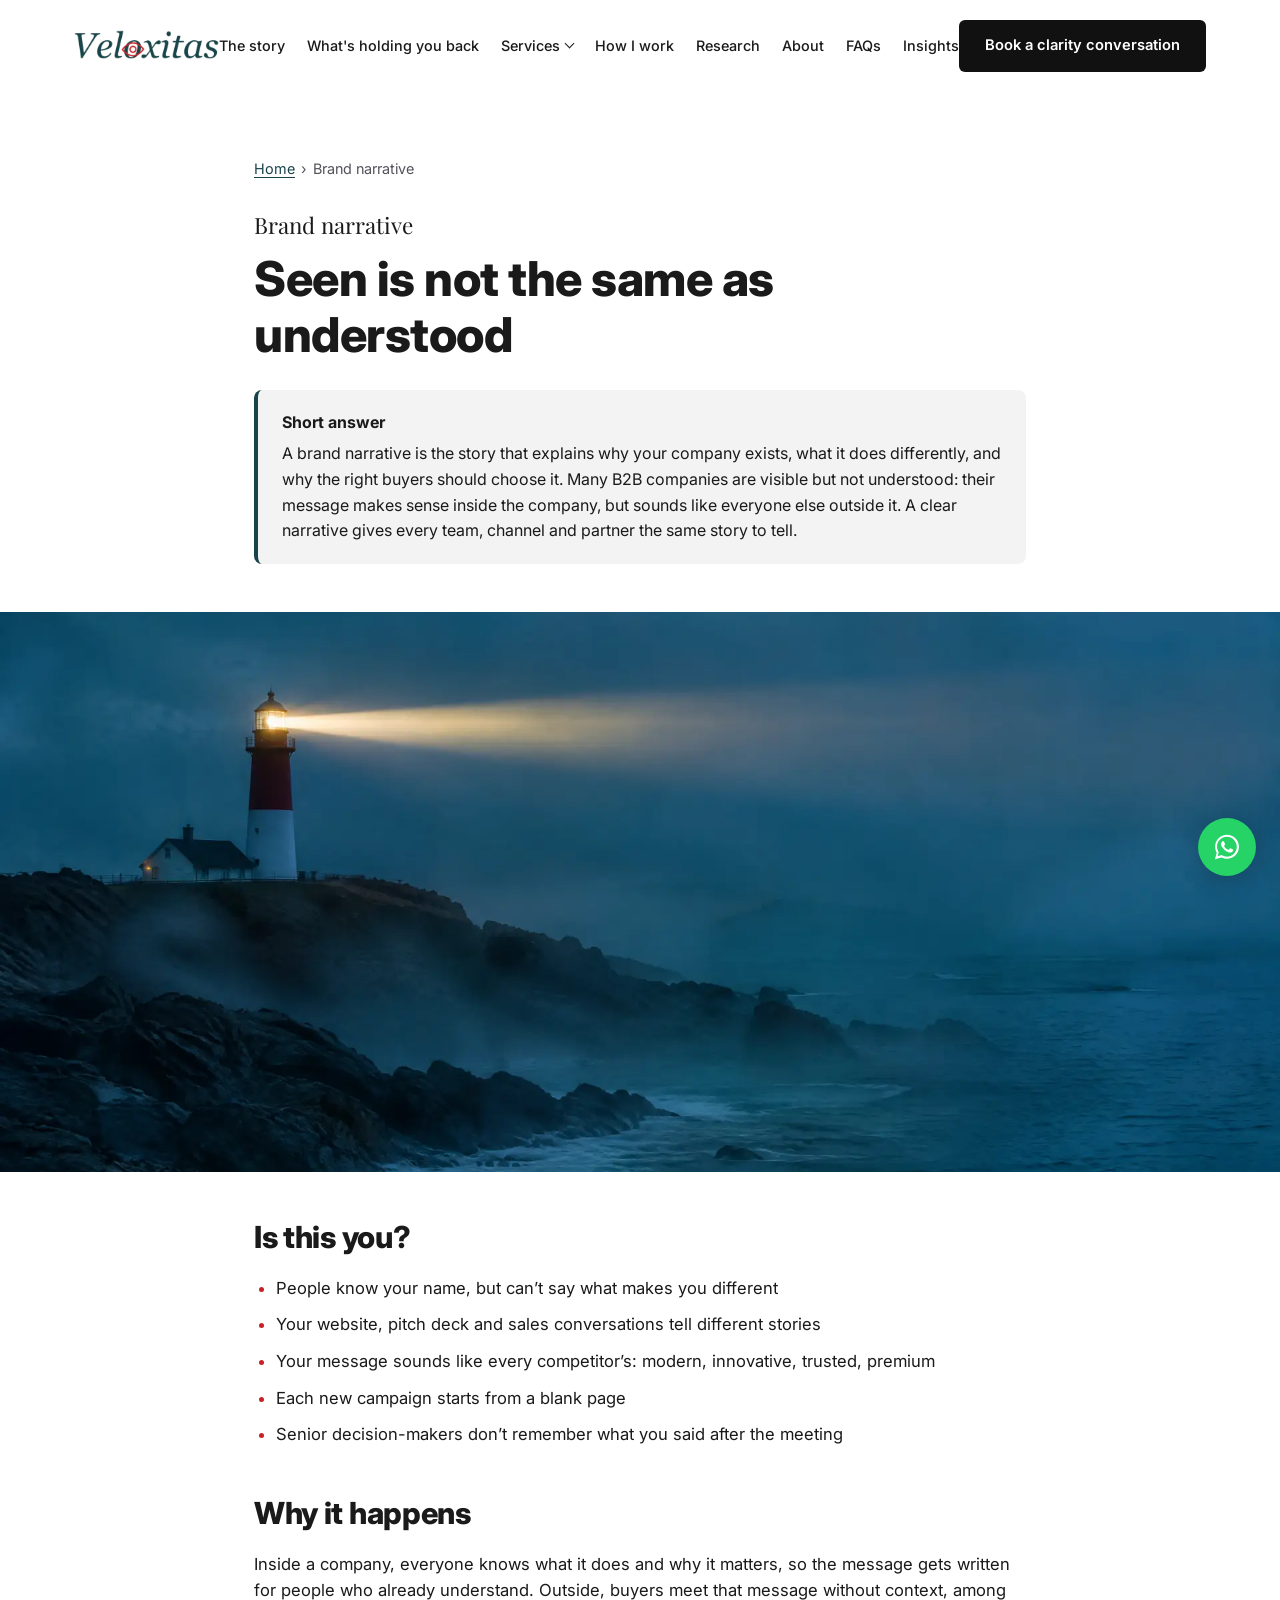
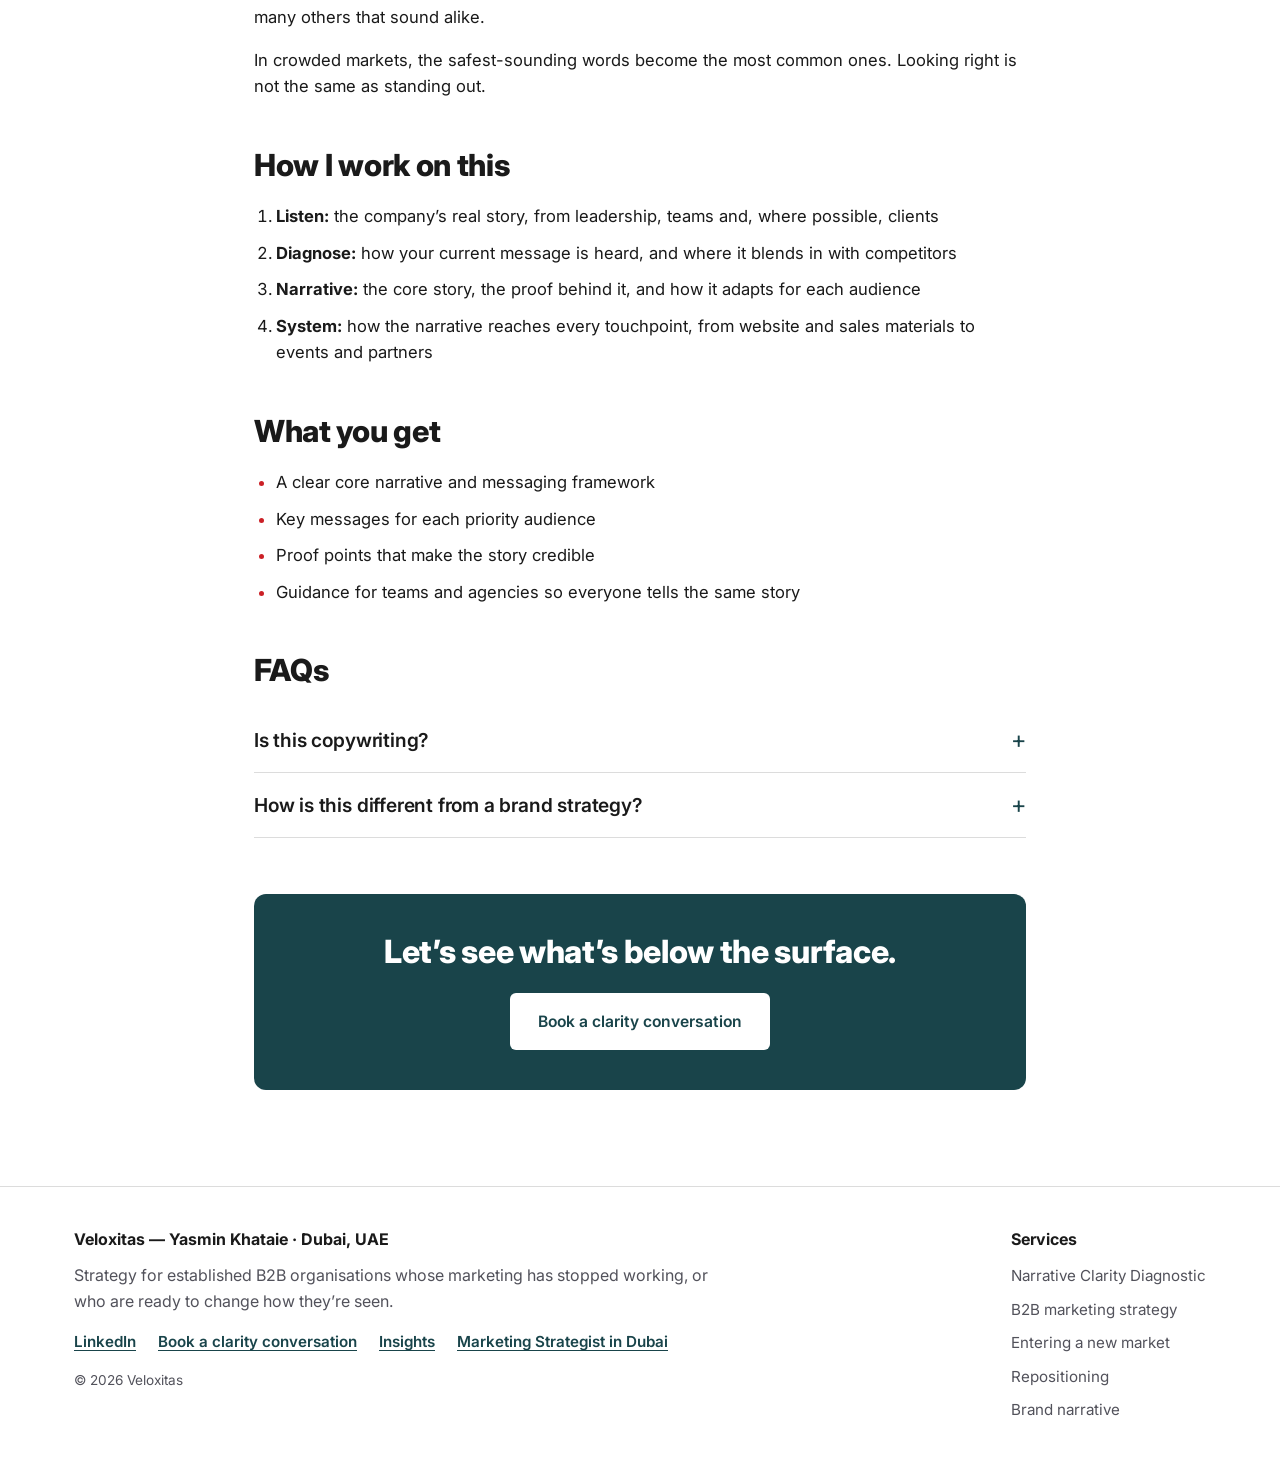
<file: b2b-brand-narrative/index.html>
<!DOCTYPE html>
<html lang="en">
<head>
<!-- generated by scripts/build.py -->
<meta charset="UTF-8">
<meta name="viewport" content="width=device-width, initial-scale=1.0">
<title>B2B Brand Narrative &amp; Messaging | Be Understood, Not Just Seen – Veloxitas</title>
<meta name="description" content="For B2B companies that are visible but not understood: a clear brand narrative and messaging that decision-makers remember and trust. By Yasmin Khataie, Dubai.">
<link rel="canonical" href="https://veloxitas.com/b2b-brand-narrative/">
<meta property="og:title" content="B2B Brand Narrative &amp; Messaging | Be Understood, Not Just Seen – Veloxitas">
<meta property="og:description" content="For B2B companies that are visible but not understood: a clear brand narrative and messaging that decision-makers remember and trust. By Yasmin Khataie, Dubai.">
<meta property="og:url" content="https://veloxitas.com/b2b-brand-narrative/">
<meta property="og:type" content="website">
<meta property="og:image" content="https://veloxitas.com/assets/hero-iceberg.jpg">
<meta name="twitter:card" content="summary_large_image">
<meta name="twitter:title" content="B2B Brand Narrative &amp; Messaging | Be Understood, Not Just Seen – Veloxitas">
<meta name="twitter:description" content="For B2B companies that are visible but not understood: a clear brand narrative and messaging that decision-makers remember and trust. By Yasmin Khataie, Dubai.">
<meta name="twitter:image" content="https://veloxitas.com/assets/hero-iceberg.jpg">
<script type="application/ld+json">
{
  "@context": "https://schema.org",
  "@type": "Service",
  "name": "Brand narrative",
  "description": "A brand narrative is the story that explains why your company exists, what it does differently, and why the right buyers should choose it. Many B2B companies are visible but not understood: their message makes sense inside the company, but sounds like everyone else outside it. A clear narrative gives every team, channel and partner the same story to tell.",
  "provider": {
    "@id": "https://veloxitas.com/#org"
  },
  "areaServed": [
    "United Arab Emirates",
    "GCC",
    "Australia"
  ],
  "url": "https://veloxitas.com/b2b-brand-narrative/"
}
</script>
<script type="application/ld+json">
{
  "@context": "https://schema.org",
  "@type": "FAQPage",
  "mainEntity": [
    {
      "@type": "Question",
      "name": "Is this copywriting?",
      "acceptedAnswer": {
        "@type": "Answer",
        "text": "No. Copywriting expresses a message. This work decides what the message should be. Once the narrative is clear, your team or agency writes from it, or I direct the specialists who do."
      }
    },
    {
      "@type": "Question",
      "name": "How is this different from a brand strategy?",
      "acceptedAnswer": {
        "@type": "Answer",
        "text": "It is part of it. The narrative is the part of brand strategy that decides what the market should understand about you, and it is often the part that’s missing."
      }
    }
  ]
}
</script>
<script type="application/ld+json">
{
  "@context": "https://schema.org",
  "@type": "BreadcrumbList",
  "itemListElement": [
    {
      "@type": "ListItem",
      "position": 1,
      "name": "Home",
      "item": "https://veloxitas.com/"
    },
    {
      "@type": "ListItem",
      "position": 2,
      "name": "Brand narrative",
      "item": "https://veloxitas.com/b2b-brand-narrative/"
    }
  ]
}
</script>
<link rel="icon" href="/assets/favicon.svg" type="image/svg+xml">
<link rel="alternate" type="application/rss+xml" title="Veloxitas Insights" href="/insights/feed.xml">
<link rel="preconnect" href="https://fonts.googleapis.com">
<link rel="preconnect" href="https://fonts.gstatic.com" crossorigin>
<link href="https://fonts.googleapis.com/css2?family=Playfair+Display:ital,wght@0,500;0,600;1,500;1,600&family=Inter:wght@400;500;600;700;800&display=swap" rel="stylesheet">
<link rel="stylesheet" href="/styles.css">
</head>
<body>

<a class="skip-link" href="#main">Skip to content</a>

<div class="site-top">
  <header class="site-header">
    <div class="container header-inner">
      <a href="/" class="logo" aria-label="Veloxitas — home">
        <img src="/assets/logo-veloxitas.webp" alt="Veloxitas" class="logo-img" width="400" height="88">
      </a>
      <nav class="main-nav" aria-label="Main">
        <a href="/#story">The story</a>
        <a href="/#problems">What's holding you back</a>
        <div class="nav-dropdown">
          <button type="button" class="nav-dropdown-toggle" aria-expanded="false" aria-controls="services-menu">Services</button>
          <div class="nav-dropdown-menu" id="services-menu">
            <a href="/narrative-clarity-diagnostic/">Narrative Clarity Diagnostic</a>
            <a href="/b2b-marketing-strategy/">B2B marketing strategy</a>
            <a href="/new-market-positioning/">Entering a new market</a>
            <a href="/repositioning/">Repositioning</a>
            <a href="/b2b-brand-narrative/">Brand narrative</a>
          </div>
        </div>
        <a href="/#how-i-work">How I work</a>
        <a href="/#research">Research</a>
        <a href="/#about">About</a>
        <a href="/#faqs">FAQs</a>
        <a href="/insights/">Insights</a>
      </nav>
      <a href="https://calendly.com/yasmin-veloxitas" target="_blank" rel="noopener" class="btn btn-dark nav-cta">Book a clarity conversation</a>
      <button class="nav-toggle" aria-label="Toggle menu" aria-expanded="false" aria-controls="mobile-menu">
        <span></span><span></span><span></span>
      </button>
    </div>
    <nav class="mobile-menu" id="mobile-menu" aria-label="Main (mobile)">
      <a href="/#story">The story</a>
      <a href="/#problems">What's holding you back</a>
      <details class="mobile-services">
        <summary>Services</summary>
        <div class="mobile-services-list">
          <a href="/narrative-clarity-diagnostic/">Narrative Clarity Diagnostic</a>
          <a href="/b2b-marketing-strategy/">B2B marketing strategy</a>
          <a href="/new-market-positioning/">Entering a new market</a>
          <a href="/repositioning/">Repositioning</a>
          <a href="/b2b-brand-narrative/">Brand narrative</a>
        </div>
      </details>
      <a href="/#how-i-work">How I work</a>
      <a href="/#research">Research</a>
      <a href="/#about">About</a>
      <a href="/#faqs">FAQs</a>
      <a href="/insights/">Insights</a>
      <a href="https://calendly.com/yasmin-veloxitas" target="_blank" rel="noopener" class="btn btn-dark">Book a clarity conversation</a>
    </nav>
  </header>
</div>

<main id="main">

  <article class="service-page">
    <div class="container article-container">
      <nav class="breadcrumb" aria-label="Breadcrumb">
        <ol>
          <li><a href="/">Home</a></li>
          <li aria-current="page">Brand narrative</li>
        </ol>
      </nav>

      <p class="eyebrow service-eyebrow">Brand narrative</p>
      <h1>Seen is not the same as understood</h1>

      <div class="short-answer">
        <p class="short-answer-label">Short answer</p>
        <p>A brand narrative is the story that explains why your company exists, what it does differently, and why the right buyers should choose it. Many B2B companies are visible but not understood: their message makes sense inside the company, but sounds like everyone else outside it. A clear narrative gives every team, channel and partner the same story to tell.</p>
      </div>
    </div>

    <div class="hero-image service-hero-image">
      <img src="/assets/service-narrative.webp" alt="A red and white lighthouse beam cutting through sea fog at blue hour" width="1920" height="1086" loading="eager" decoding="async">
    </div>

    <div class="container article-container">
      <section class="service-section" aria-labelledby="is-this-you">
        <h2 id="is-this-you">Is this you?</h2>
        <ul class="service-list">
          <li>People know your name, but can’t say what makes you different</li>
          <li>Your website, pitch deck and sales conversations tell different stories</li>
          <li>Your message sounds like every competitor’s: modern, innovative, trusted, premium</li>
          <li>Each new campaign starts from a blank page</li>
          <li>Senior decision-makers don’t remember what you said after the meeting</li>
        </ul>
      </section>

      <section class="service-section" aria-labelledby="why-it-happens">
        <h2 id="why-it-happens">Why it happens</h2>
        <p>Inside a company, everyone knows what it does and why it matters, so the message gets written for people who already understand. Outside, buyers meet that message without context, among many others that sound alike.</p>
        <p>In crowded markets, the safest-sounding words become the most common ones. Looking right is not the same as standing out.</p>
      </section>

      <section class="service-section" aria-labelledby="how-i-work-on-this">
        <h2 id="how-i-work-on-this">How I work on this</h2>
        <ol class="steps-list">
          <li><strong>Listen:</strong> the company’s real story, from leadership, teams and, where possible, clients</li>
          <li><strong>Diagnose:</strong> how your current message is heard, and where it blends in with competitors</li>
          <li><strong>Narrative:</strong> the core story, the proof behind it, and how it adapts for each audience</li>
          <li><strong>System:</strong> how the narrative reaches every touchpoint, from website and sales materials to events and partners</li>
        </ol>
      </section>

      <section class="service-section" aria-labelledby="what-you-get">
        <h2 id="what-you-get">What you get</h2>
        <ul class="service-list">
          <li>A clear core narrative and messaging framework</li>
          <li>Key messages for each priority audience</li>
          <li>Proof points that make the story credible</li>
          <li>Guidance for teams and agencies so everyone tells the same story</li>
        </ul>
      </section>

      <section class="service-section" aria-labelledby="service-faqs">
        <h2 id="service-faqs">FAQs</h2>
        <details class="faq-accordion">
          <summary><h3>Is this copywriting?</h3></summary>
          <p>No. Copywriting expresses a message. This work decides what the message should be. Once the narrative is clear, your team or agency writes from it, or I direct the specialists who do.</p>
        </details>
        <details class="faq-accordion">
          <summary><h3>How is this different from a brand strategy?</h3></summary>
          <p>It is part of it. The narrative is the part of brand strategy that decides what the market should understand about you, and it is often the part that’s missing.</p>
        </details>
      </section>

      <section class="service-cta">
        <h2>Let’s see what’s below the surface.</h2>
        <a href="https://calendly.com/yasmin-veloxitas" target="_blank" rel="noopener" class="btn btn-teal">Book a clarity conversation</a>
      </section>

    </div>
  </article>

</main>

<footer class="site-footer">
  <div class="container footer-inner">
    <div class="footer-main">
      <p class="footer-name">Veloxitas — Yasmin Khataie · Dubai, UAE</p>
      <p class="footer-tagline">Strategy for established B2B organisations whose marketing has stopped working, or who are ready to change how they&rsquo;re seen.</p>
      <nav class="footer-links" aria-label="Footer">
        <a href="https://www.linkedin.com/in/yasmin-khataie/" target="_blank" rel="noopener">LinkedIn</a>
        <a href="https://calendly.com/yasmin-veloxitas" target="_blank" rel="noopener">Book a clarity conversation</a>
        <a href="/insights/">Insights</a>
        <a href="/marketing-strategist-dubai">Marketing Strategist in Dubai</a>
      </nav>
      <p class="footer-copy">&copy; 2026 Veloxitas</p>
    </div>
    <nav class="footer-services" aria-labelledby="footer-services-title">
      <p class="footer-heading" id="footer-services-title">Services</p>
      <ul>
        <li><a href="/narrative-clarity-diagnostic/">Narrative Clarity Diagnostic</a></li>
        <li><a href="/b2b-marketing-strategy/">B2B marketing strategy</a></li>
        <li><a href="/new-market-positioning/">Entering a new market</a></li>
        <li><a href="/repositioning/">Repositioning</a></li>
        <li><a href="/b2b-brand-narrative/">Brand narrative</a></li>
      </ul>
    </nav>
  </div>
</footer>

<a class="whatsapp-button" href="https://wa.me/971501751192?text=Hi%20Yasmin%2C%20I%20found%20you%20through%20veloxitas.com%20and%20would%20like%20to%20talk%20about%20my%20company%27s%20marketing." target="_blank" rel="noopener" aria-label="Chat with Yasmin on WhatsApp">
  <svg viewBox="0 0 32 32" width="30" height="30" fill="currentColor" aria-hidden="true"><path d="M16.04 3C9.03 3 3.33 8.7 3.33 15.71c0 2.24.59 4.43 1.7 6.36L3.2 29l7.11-1.86a12.66 12.66 0 0 0 5.73 1.37h.01c7 0 12.7-5.7 12.7-12.71C28.75 8.7 23.05 3 16.04 3Zm0 23.36h-.01a10.55 10.55 0 0 1-5.38-1.47l-.39-.23-4.22 1.1 1.13-4.11-.25-.42a10.53 10.53 0 0 1-1.62-5.62c0-5.83 4.75-10.57 10.58-10.57 2.82 0 5.48 1.1 7.47 3.1a10.5 10.5 0 0 1 3.09 7.48c0 5.83-4.74 10.57-10.57 10.57Zm5.8-7.92c-.32-.16-1.88-.93-2.17-1.03-.29-.11-.5-.16-.71.16-.21.32-.82 1.03-1 1.24-.19.21-.37.24-.69.08-.32-.16-1.34-.49-2.55-1.57-.94-.84-1.58-1.88-1.76-2.2-.19-.32-.02-.49.14-.65.14-.14.32-.37.48-.56.16-.19.21-.32.32-.53.11-.21.05-.4-.03-.56-.08-.16-.71-1.71-.98-2.34-.26-.62-.52-.53-.71-.54h-.61c-.21 0-.56.08-.85.4-.29.32-1.11 1.09-1.11 2.65s1.14 3.08 1.3 3.29c.16.21 2.24 3.42 5.43 4.8.76.33 1.35.52 1.81.67.76.24 1.45.21 2 .13.61-.09 1.88-.77 2.14-1.51.27-.74.27-1.38.19-1.51-.08-.13-.29-.21-.61-.37Z"/></svg>
</a>

<script src="/script.js"></script>
</body>
</html>
</file>
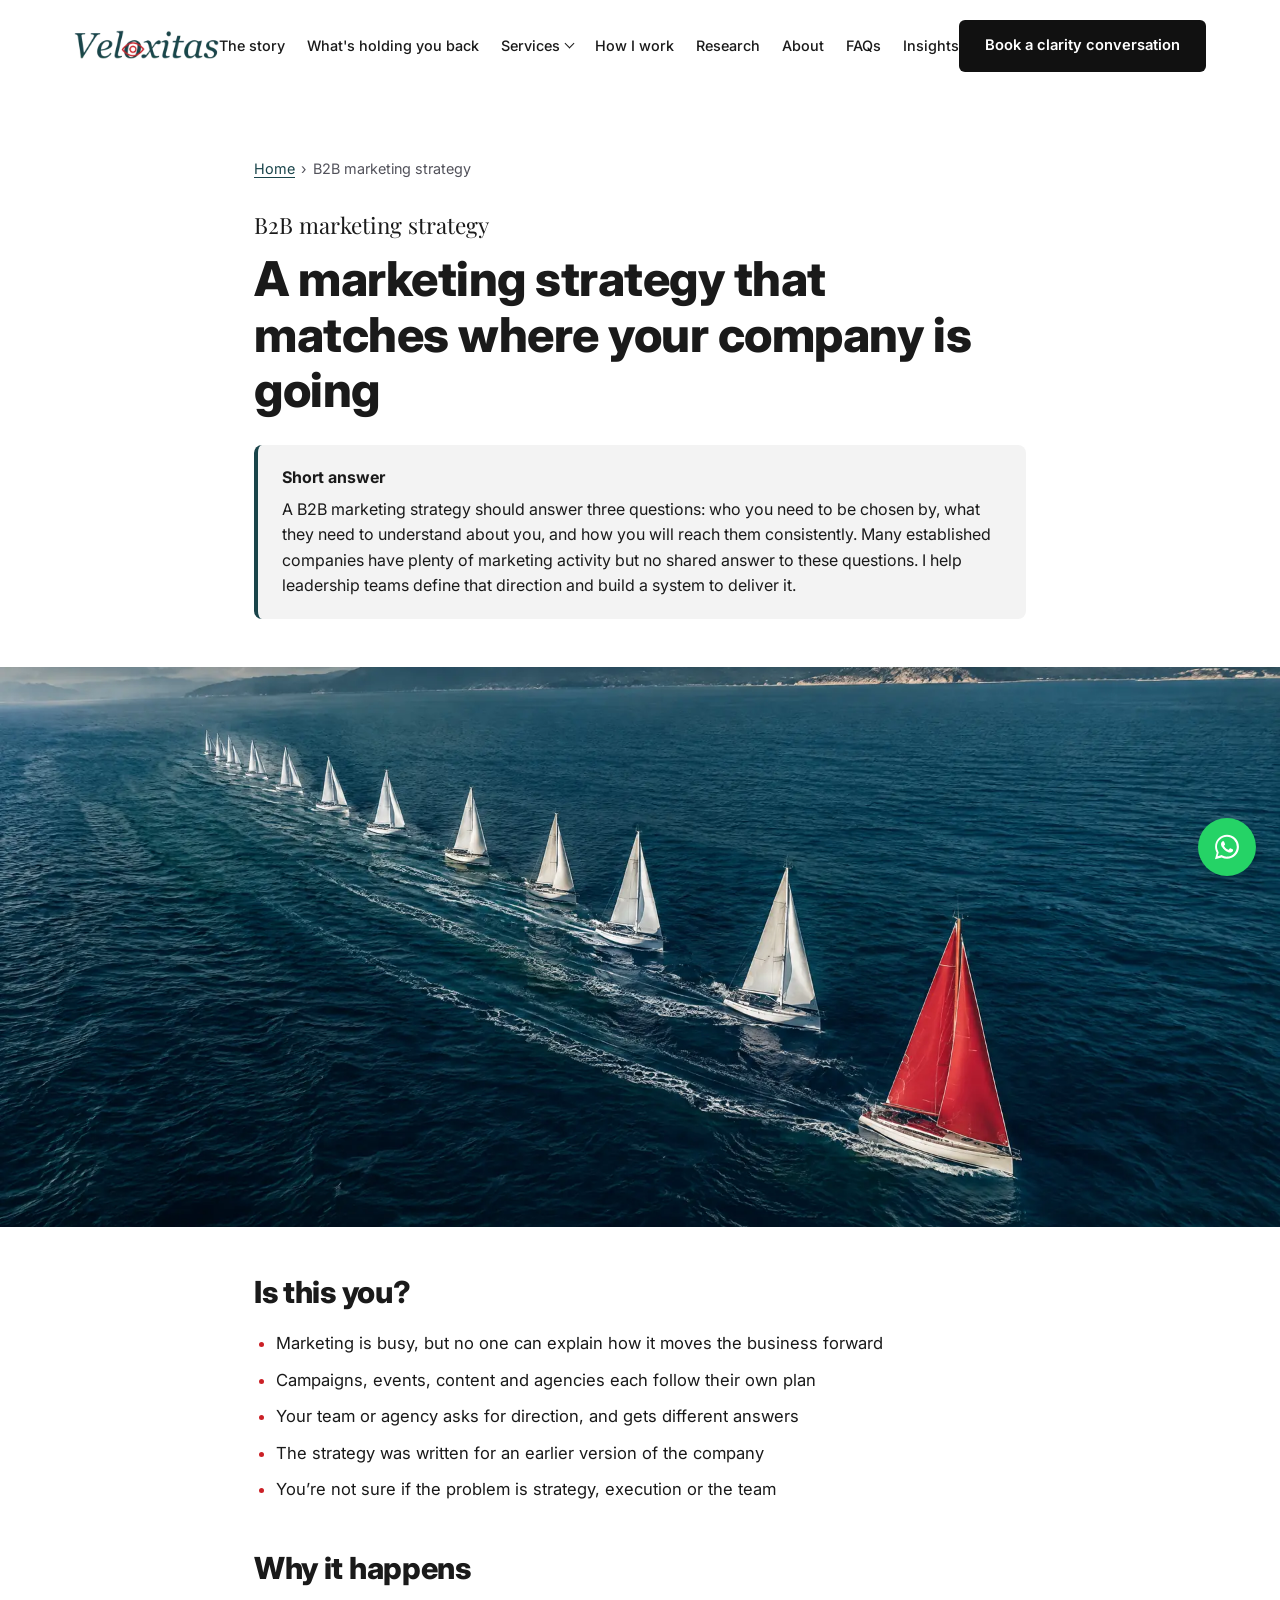
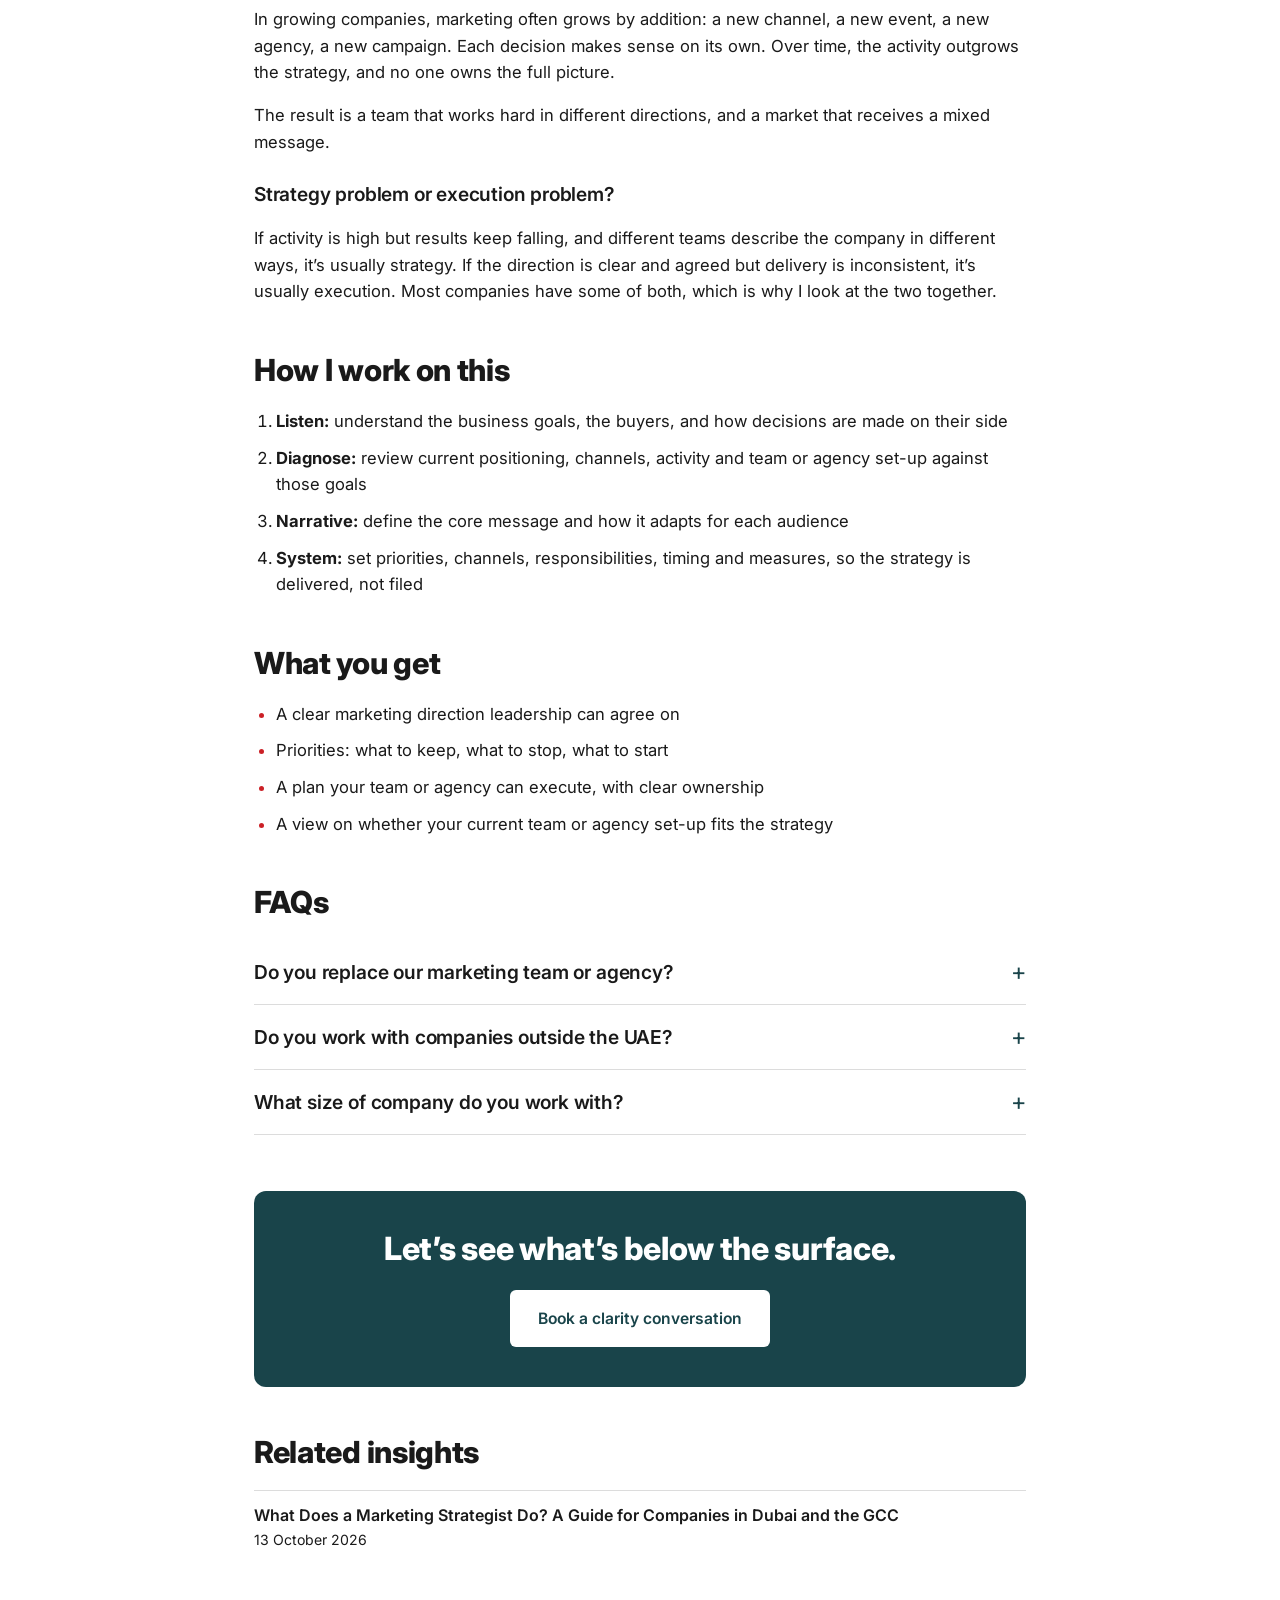
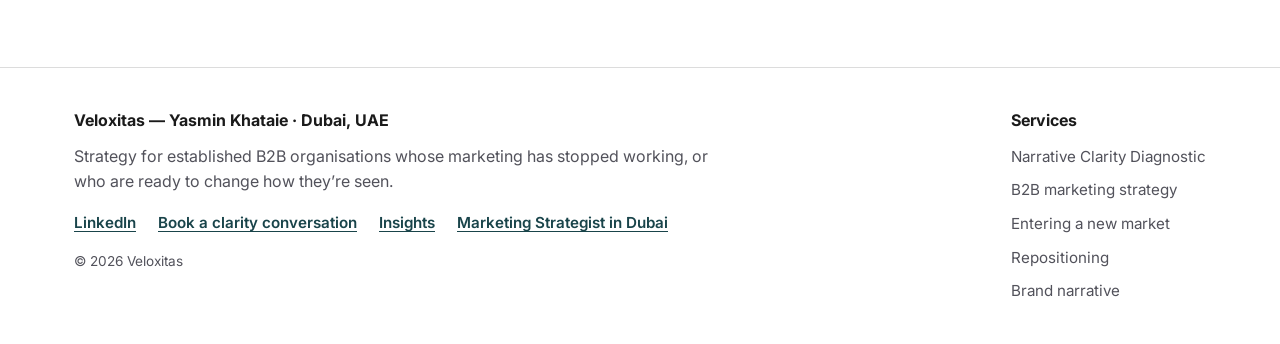
<file: b2b-marketing-strategy/index.html>
<!DOCTYPE html>
<html lang="en">
<head>
<!-- generated by scripts/build.py -->
<meta charset="UTF-8">
<meta name="viewport" content="width=device-width, initial-scale=1.0">
<title>B2B Marketing Strategy for Established Companies | Veloxitas, Dubai</title>
<meta name="description" content="Marketing strategy for established B2B organisations in the UAE, GCC and Australia: clear direction, narrative and a system your team or agency can deliver. By Yasmin Khataie.">
<link rel="canonical" href="https://veloxitas.com/b2b-marketing-strategy/">
<meta property="og:title" content="B2B Marketing Strategy for Established Companies | Veloxitas, Dubai">
<meta property="og:description" content="Marketing strategy for established B2B organisations in the UAE, GCC and Australia: clear direction, narrative and a system your team or agency can deliver. By Yasmin Khataie.">
<meta property="og:url" content="https://veloxitas.com/b2b-marketing-strategy/">
<meta property="og:type" content="website">
<meta property="og:image" content="https://veloxitas.com/assets/hero-iceberg.jpg">
<meta name="twitter:card" content="summary_large_image">
<meta name="twitter:title" content="B2B Marketing Strategy for Established Companies | Veloxitas, Dubai">
<meta name="twitter:description" content="Marketing strategy for established B2B organisations in the UAE, GCC and Australia: clear direction, narrative and a system your team or agency can deliver. By Yasmin Khataie.">
<meta name="twitter:image" content="https://veloxitas.com/assets/hero-iceberg.jpg">
<script type="application/ld+json">
{
  "@context": "https://schema.org",
  "@type": "Service",
  "name": "B2B marketing strategy",
  "description": "A B2B marketing strategy should answer three questions: who you need to be chosen by, what they need to understand about you, and how you will reach them consistently. Many established companies have plenty of marketing activity but no shared answer to these questions. I help leadership teams define that direction and build a system to deliver it.",
  "provider": {
    "@id": "https://veloxitas.com/#org"
  },
  "areaServed": [
    "United Arab Emirates",
    "GCC",
    "Australia"
  ],
  "url": "https://veloxitas.com/b2b-marketing-strategy/"
}
</script>
<script type="application/ld+json">
{
  "@context": "https://schema.org",
  "@type": "FAQPage",
  "mainEntity": [
    {
      "@type": "Question",
      "name": "Do you replace our marketing team or agency?",
      "acceptedAnswer": {
        "@type": "Answer",
        "text": "No. I define the direction and the system. Your team or agency delivers it, or I direct a specialist network if you need execution support."
      }
    },
    {
      "@type": "Question",
      "name": "Do you work with companies outside the UAE?",
      "acceptedAnswer": {
        "@type": "Answer",
        "text": "Yes. I work with organisations across the UAE, the wider GCC and Australia."
      }
    },
    {
      "@type": "Question",
      "name": "What size of company do you work with?",
      "acceptedAnswer": {
        "@type": "Answer",
        "text": "Established B2B organisations that have outgrown how they market themselves, typically led by founders, C-level executives or senior directors."
      }
    }
  ]
}
</script>
<script type="application/ld+json">
{
  "@context": "https://schema.org",
  "@type": "BreadcrumbList",
  "itemListElement": [
    {
      "@type": "ListItem",
      "position": 1,
      "name": "Home",
      "item": "https://veloxitas.com/"
    },
    {
      "@type": "ListItem",
      "position": 2,
      "name": "B2B marketing strategy",
      "item": "https://veloxitas.com/b2b-marketing-strategy/"
    }
  ]
}
</script>
<link rel="icon" href="/assets/favicon.svg" type="image/svg+xml">
<link rel="alternate" type="application/rss+xml" title="Veloxitas Insights" href="/insights/feed.xml">
<link rel="preconnect" href="https://fonts.googleapis.com">
<link rel="preconnect" href="https://fonts.gstatic.com" crossorigin>
<link href="https://fonts.googleapis.com/css2?family=Playfair+Display:ital,wght@0,500;0,600;1,500;1,600&family=Inter:wght@400;500;600;700;800&display=swap" rel="stylesheet">
<link rel="stylesheet" href="/styles.css">
</head>
<body>

<a class="skip-link" href="#main">Skip to content</a>

<div class="site-top">
  <header class="site-header">
    <div class="container header-inner">
      <a href="/" class="logo" aria-label="Veloxitas — home">
        <img src="/assets/logo-veloxitas.webp" alt="Veloxitas" class="logo-img" width="400" height="88">
      </a>
      <nav class="main-nav" aria-label="Main">
        <a href="/#story">The story</a>
        <a href="/#problems">What's holding you back</a>
        <div class="nav-dropdown">
          <button type="button" class="nav-dropdown-toggle" aria-expanded="false" aria-controls="services-menu">Services</button>
          <div class="nav-dropdown-menu" id="services-menu">
            <a href="/narrative-clarity-diagnostic/">Narrative Clarity Diagnostic</a>
            <a href="/b2b-marketing-strategy/">B2B marketing strategy</a>
            <a href="/new-market-positioning/">Entering a new market</a>
            <a href="/repositioning/">Repositioning</a>
            <a href="/b2b-brand-narrative/">Brand narrative</a>
          </div>
        </div>
        <a href="/#how-i-work">How I work</a>
        <a href="/#research">Research</a>
        <a href="/#about">About</a>
        <a href="/#faqs">FAQs</a>
        <a href="/insights/">Insights</a>
      </nav>
      <a href="https://calendly.com/yasmin-veloxitas" target="_blank" rel="noopener" class="btn btn-dark nav-cta">Book a clarity conversation</a>
      <button class="nav-toggle" aria-label="Toggle menu" aria-expanded="false" aria-controls="mobile-menu">
        <span></span><span></span><span></span>
      </button>
    </div>
    <nav class="mobile-menu" id="mobile-menu" aria-label="Main (mobile)">
      <a href="/#story">The story</a>
      <a href="/#problems">What's holding you back</a>
      <details class="mobile-services">
        <summary>Services</summary>
        <div class="mobile-services-list">
          <a href="/narrative-clarity-diagnostic/">Narrative Clarity Diagnostic</a>
          <a href="/b2b-marketing-strategy/">B2B marketing strategy</a>
          <a href="/new-market-positioning/">Entering a new market</a>
          <a href="/repositioning/">Repositioning</a>
          <a href="/b2b-brand-narrative/">Brand narrative</a>
        </div>
      </details>
      <a href="/#how-i-work">How I work</a>
      <a href="/#research">Research</a>
      <a href="/#about">About</a>
      <a href="/#faqs">FAQs</a>
      <a href="/insights/">Insights</a>
      <a href="https://calendly.com/yasmin-veloxitas" target="_blank" rel="noopener" class="btn btn-dark">Book a clarity conversation</a>
    </nav>
  </header>
</div>

<main id="main">

  <article class="service-page">
    <div class="container article-container">
      <nav class="breadcrumb" aria-label="Breadcrumb">
        <ol>
          <li><a href="/">Home</a></li>
          <li aria-current="page">B2B marketing strategy</li>
        </ol>
      </nav>

      <p class="eyebrow service-eyebrow">B2B marketing strategy</p>
      <h1>A marketing strategy that matches where your company is going</h1>

      <div class="short-answer">
        <p class="short-answer-label">Short answer</p>
        <p>A B2B marketing strategy should answer three questions: who you need to be chosen by, what they need to understand about you, and how you will reach them consistently. Many established companies have plenty of marketing activity but no shared answer to these questions. I help leadership teams define that direction and build a system to deliver it.</p>
      </div>
    </div>

    <div class="hero-image service-hero-image">
      <img src="/assets/service-strategy.webp" alt="Aerial view of white sailboats sailing in formation behind a lead boat with a red sail" width="1920" height="1086" loading="eager" decoding="async">
    </div>

    <div class="container article-container">
      <section class="service-section" aria-labelledby="is-this-you">
        <h2 id="is-this-you">Is this you?</h2>
        <ul class="service-list">
          <li>Marketing is busy, but no one can explain how it moves the business forward</li>
          <li>Campaigns, events, content and agencies each follow their own plan</li>
          <li>Your team or agency asks for direction, and gets different answers</li>
          <li>The strategy was written for an earlier version of the company</li>
          <li>You’re not sure if the problem is strategy, execution or the team</li>
        </ul>
      </section>

      <section class="service-section" aria-labelledby="why-it-happens">
        <h2 id="why-it-happens">Why it happens</h2>
        <p>In growing companies, marketing often grows by addition: a new channel, a new event, a new agency, a new campaign. Each decision makes sense on its own. Over time, the activity outgrows the strategy, and no one owns the full picture.</p>
        <p>The result is a team that works hard in different directions, and a market that receives a mixed message.</p>
        <h3>Strategy problem or execution problem?</h3>
        <p>If activity is high but results keep falling, and different teams describe the company in different ways, it’s usually strategy. If the direction is clear and agreed but delivery is inconsistent, it’s usually execution. Most companies have some of both, which is why I look at the two together.</p>
      </section>

      <section class="service-section" aria-labelledby="how-i-work-on-this">
        <h2 id="how-i-work-on-this">How I work on this</h2>
        <ol class="steps-list">
          <li><strong>Listen:</strong> understand the business goals, the buyers, and how decisions are made on their side</li>
          <li><strong>Diagnose:</strong> review current positioning, channels, activity and team or agency set-up against those goals</li>
          <li><strong>Narrative:</strong> define the core message and how it adapts for each audience</li>
          <li><strong>System:</strong> set priorities, channels, responsibilities, timing and measures, so the strategy is delivered, not filed</li>
        </ol>
      </section>

      <section class="service-section" aria-labelledby="what-you-get">
        <h2 id="what-you-get">What you get</h2>
        <ul class="service-list">
          <li>A clear marketing direction leadership can agree on</li>
          <li>Priorities: what to keep, what to stop, what to start</li>
          <li>A plan your team or agency can execute, with clear ownership</li>
          <li>A view on whether your current team or agency set-up fits the strategy</li>
        </ul>
      </section>

      <section class="service-section" aria-labelledby="service-faqs">
        <h2 id="service-faqs">FAQs</h2>
        <details class="faq-accordion">
          <summary><h3>Do you replace our marketing team or agency?</h3></summary>
          <p>No. I define the direction and the system. Your team or agency delivers it, or I direct a specialist network if you need execution support.</p>
        </details>
        <details class="faq-accordion">
          <summary><h3>Do you work with companies outside the UAE?</h3></summary>
          <p>Yes. I work with organisations across the UAE, the wider GCC and Australia.</p>
        </details>
        <details class="faq-accordion">
          <summary><h3>What size of company do you work with?</h3></summary>
          <p>Established B2B organisations that have outgrown how they market themselves, typically led by founders, C-level executives or senior directors.</p>
        </details>
      </section>

      <section class="service-cta">
        <h2>Let’s see what’s below the surface.</h2>
        <a href="https://calendly.com/yasmin-veloxitas" target="_blank" rel="noopener" class="btn btn-teal">Book a clarity conversation</a>
      </section>

      <section class="article-related service-section" aria-labelledby="related-insights-heading">
        <h2 id="related-insights-heading">Related insights</h2>
        <ul>
          <li><a href="/insights/what-does-a-marketing-strategist-do/">What Does a Marketing Strategist Do? A Guide for Companies in Dubai and the GCC</a>
            <span class="insight-meta">13 October 2026</span></li>
        </ul>
      </section>

    </div>
  </article>

</main>

<footer class="site-footer">
  <div class="container footer-inner">
    <div class="footer-main">
      <p class="footer-name">Veloxitas — Yasmin Khataie · Dubai, UAE</p>
      <p class="footer-tagline">Strategy for established B2B organisations whose marketing has stopped working, or who are ready to change how they&rsquo;re seen.</p>
      <nav class="footer-links" aria-label="Footer">
        <a href="https://www.linkedin.com/in/yasmin-khataie/" target="_blank" rel="noopener">LinkedIn</a>
        <a href="https://calendly.com/yasmin-veloxitas" target="_blank" rel="noopener">Book a clarity conversation</a>
        <a href="/insights/">Insights</a>
        <a href="/marketing-strategist-dubai">Marketing Strategist in Dubai</a>
      </nav>
      <p class="footer-copy">&copy; 2026 Veloxitas</p>
    </div>
    <nav class="footer-services" aria-labelledby="footer-services-title">
      <p class="footer-heading" id="footer-services-title">Services</p>
      <ul>
        <li><a href="/narrative-clarity-diagnostic/">Narrative Clarity Diagnostic</a></li>
        <li><a href="/b2b-marketing-strategy/">B2B marketing strategy</a></li>
        <li><a href="/new-market-positioning/">Entering a new market</a></li>
        <li><a href="/repositioning/">Repositioning</a></li>
        <li><a href="/b2b-brand-narrative/">Brand narrative</a></li>
      </ul>
    </nav>
  </div>
</footer>

<a class="whatsapp-button" href="https://wa.me/971501751192?text=Hi%20Yasmin%2C%20I%20found%20you%20through%20veloxitas.com%20and%20would%20like%20to%20talk%20about%20my%20company%27s%20marketing." target="_blank" rel="noopener" aria-label="Chat with Yasmin on WhatsApp">
  <svg viewBox="0 0 32 32" width="30" height="30" fill="currentColor" aria-hidden="true"><path d="M16.04 3C9.03 3 3.33 8.7 3.33 15.71c0 2.24.59 4.43 1.7 6.36L3.2 29l7.11-1.86a12.66 12.66 0 0 0 5.73 1.37h.01c7 0 12.7-5.7 12.7-12.71C28.75 8.7 23.05 3 16.04 3Zm0 23.36h-.01a10.55 10.55 0 0 1-5.38-1.47l-.39-.23-4.22 1.1 1.13-4.11-.25-.42a10.53 10.53 0 0 1-1.62-5.62c0-5.83 4.75-10.57 10.58-10.57 2.82 0 5.48 1.1 7.47 3.1a10.5 10.5 0 0 1 3.09 7.48c0 5.83-4.74 10.57-10.57 10.57Zm5.8-7.92c-.32-.16-1.88-.93-2.17-1.03-.29-.11-.5-.16-.71.16-.21.32-.82 1.03-1 1.24-.19.21-.37.24-.69.08-.32-.16-1.34-.49-2.55-1.57-.94-.84-1.58-1.88-1.76-2.2-.19-.32-.02-.49.14-.65.14-.14.32-.37.48-.56.16-.19.21-.32.32-.53.11-.21.05-.4-.03-.56-.08-.16-.71-1.71-.98-2.34-.26-.62-.52-.53-.71-.54h-.61c-.21 0-.56.08-.85.4-.29.32-1.11 1.09-1.11 2.65s1.14 3.08 1.3 3.29c.16.21 2.24 3.42 5.43 4.8.76.33 1.35.52 1.81.67.76.24 1.45.21 2 .13.61-.09 1.88-.77 2.14-1.51.27-.74.27-1.38.19-1.51-.08-.13-.29-.21-.61-.37Z"/></svg>
</a>

<script src="/script.js"></script>
</body>
</html>
</file>
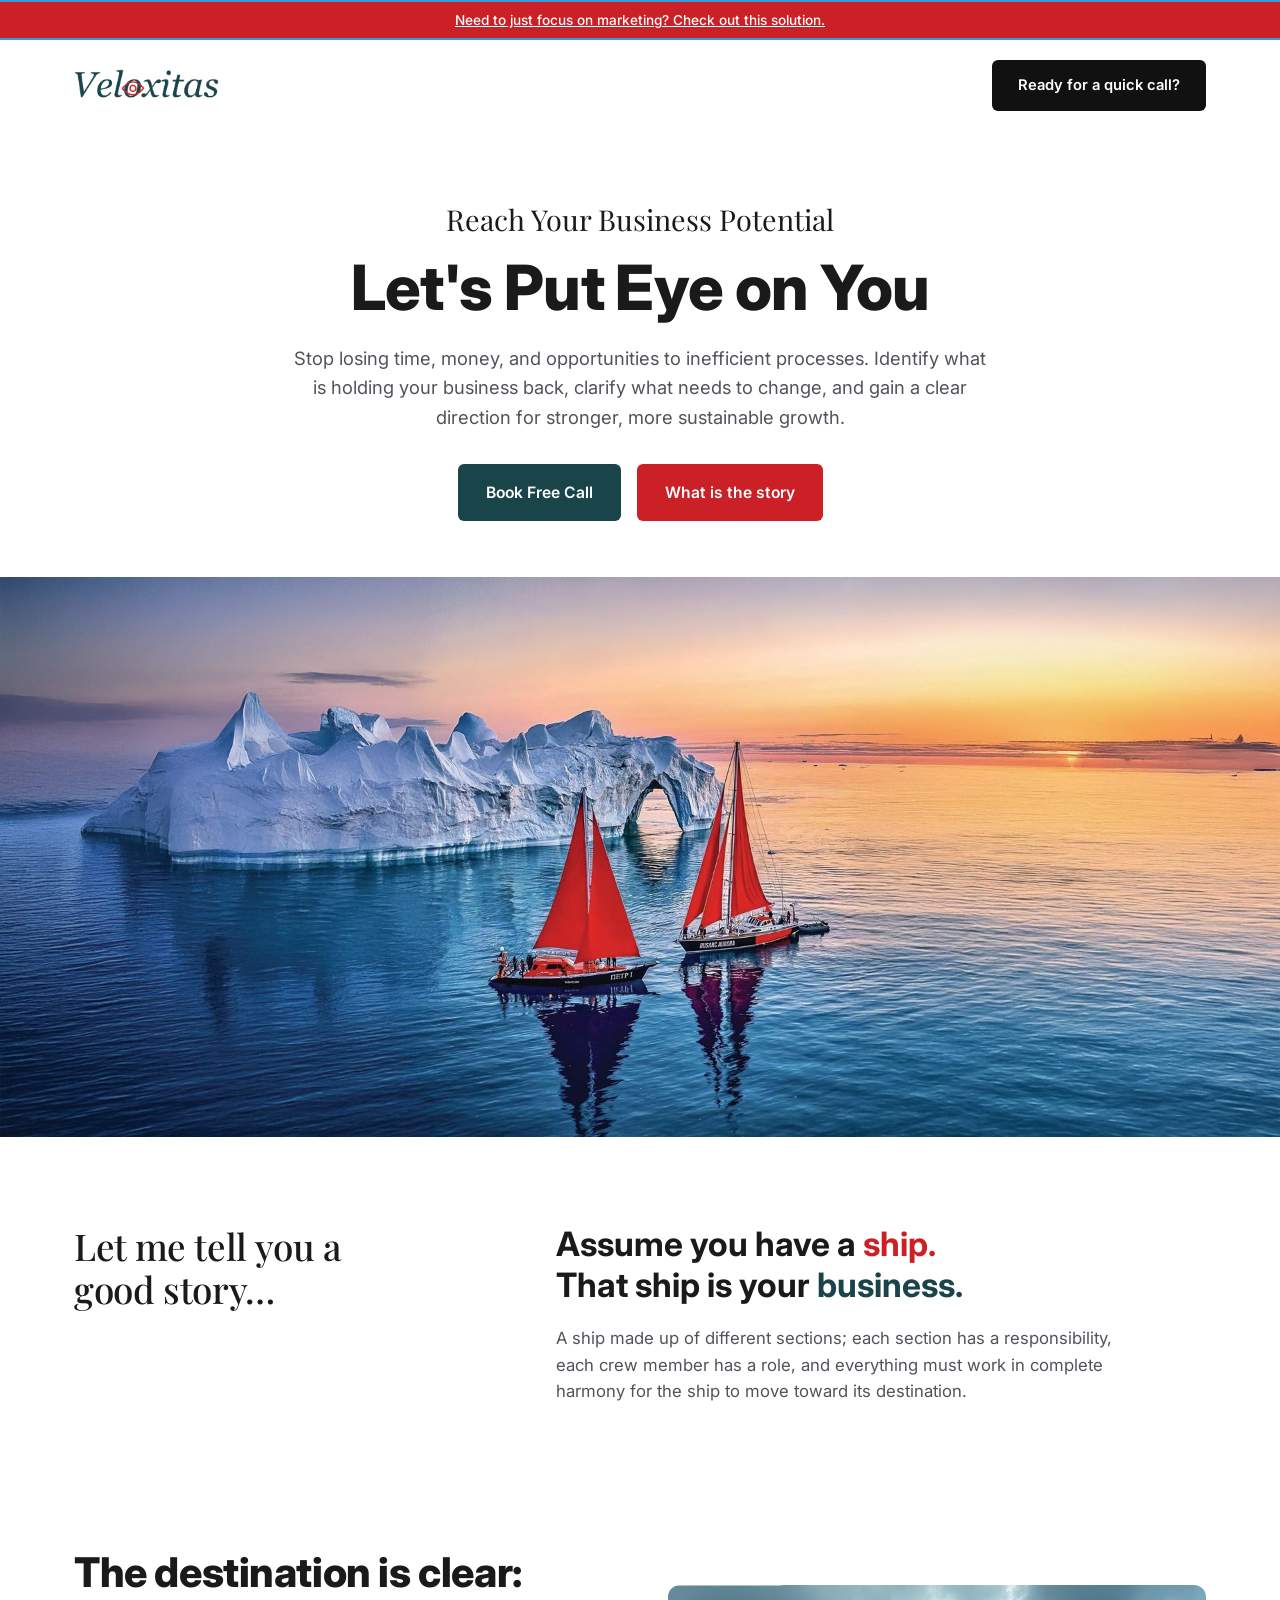
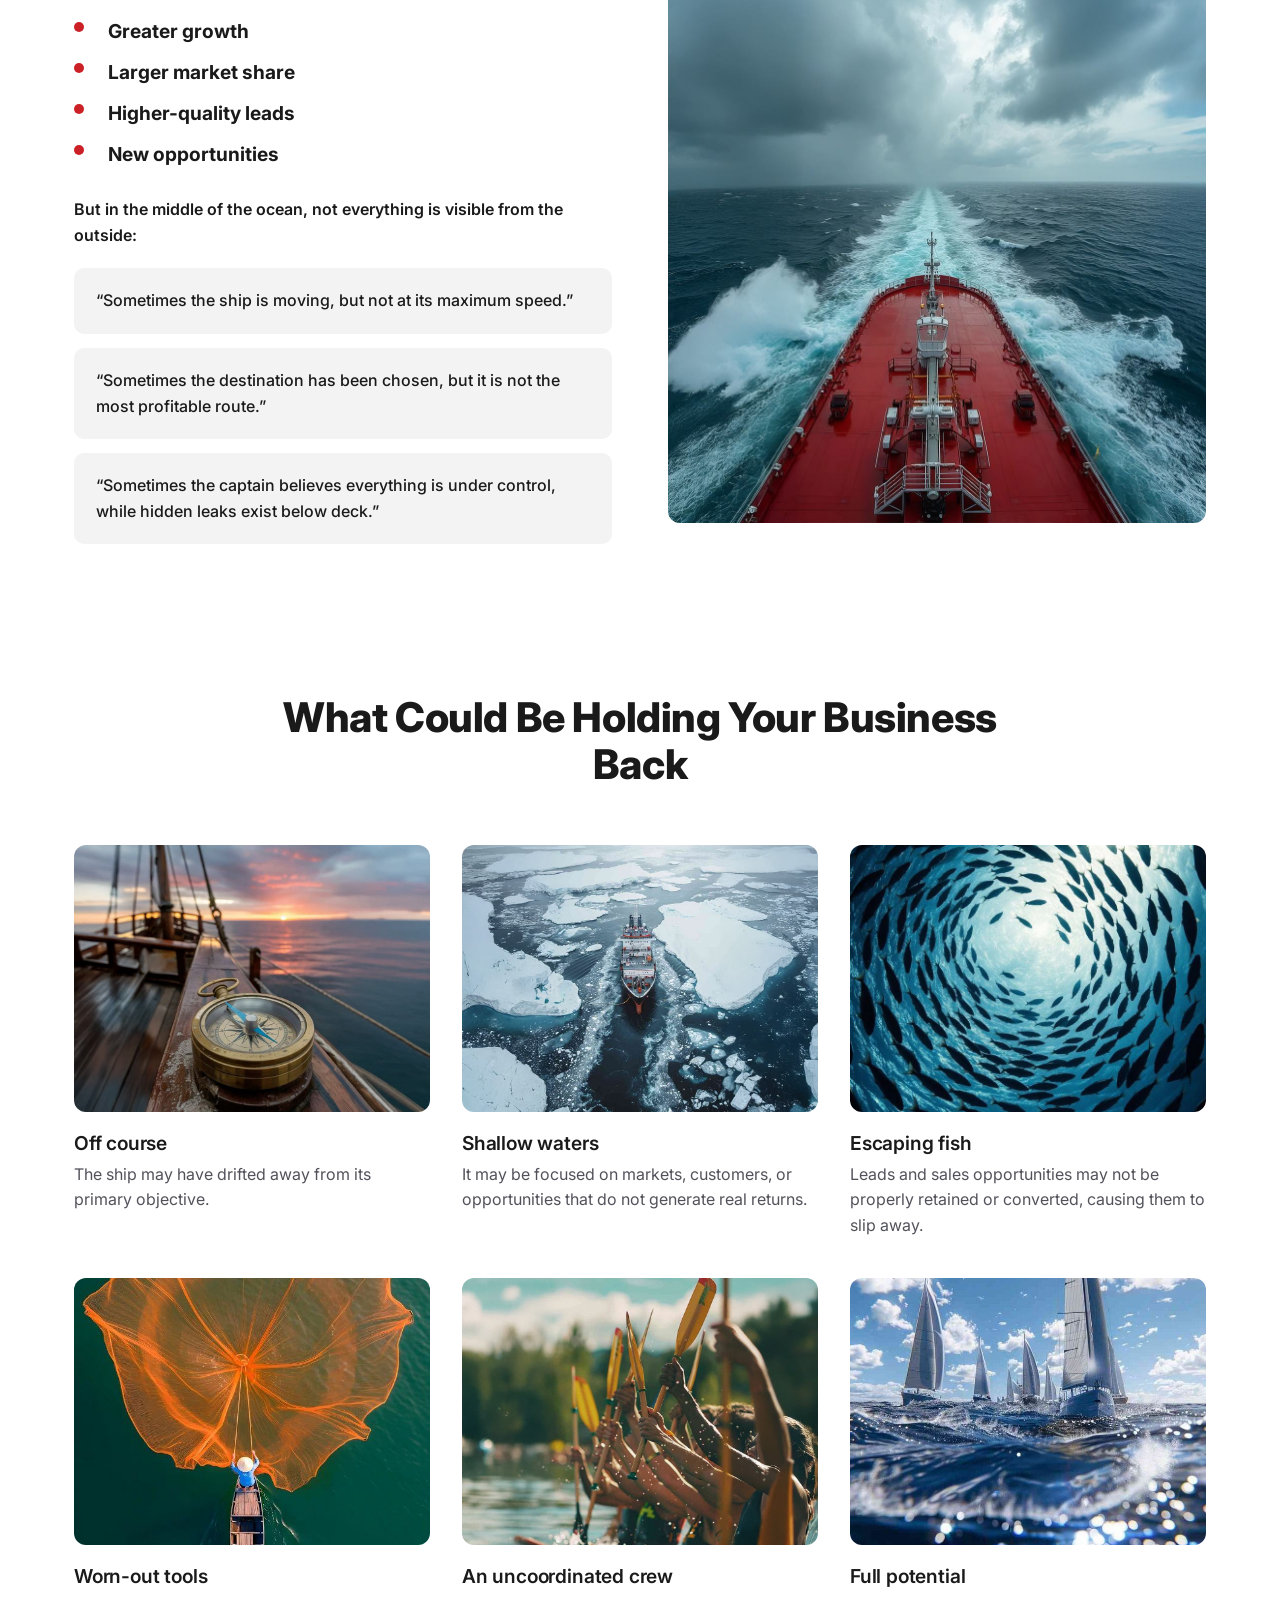
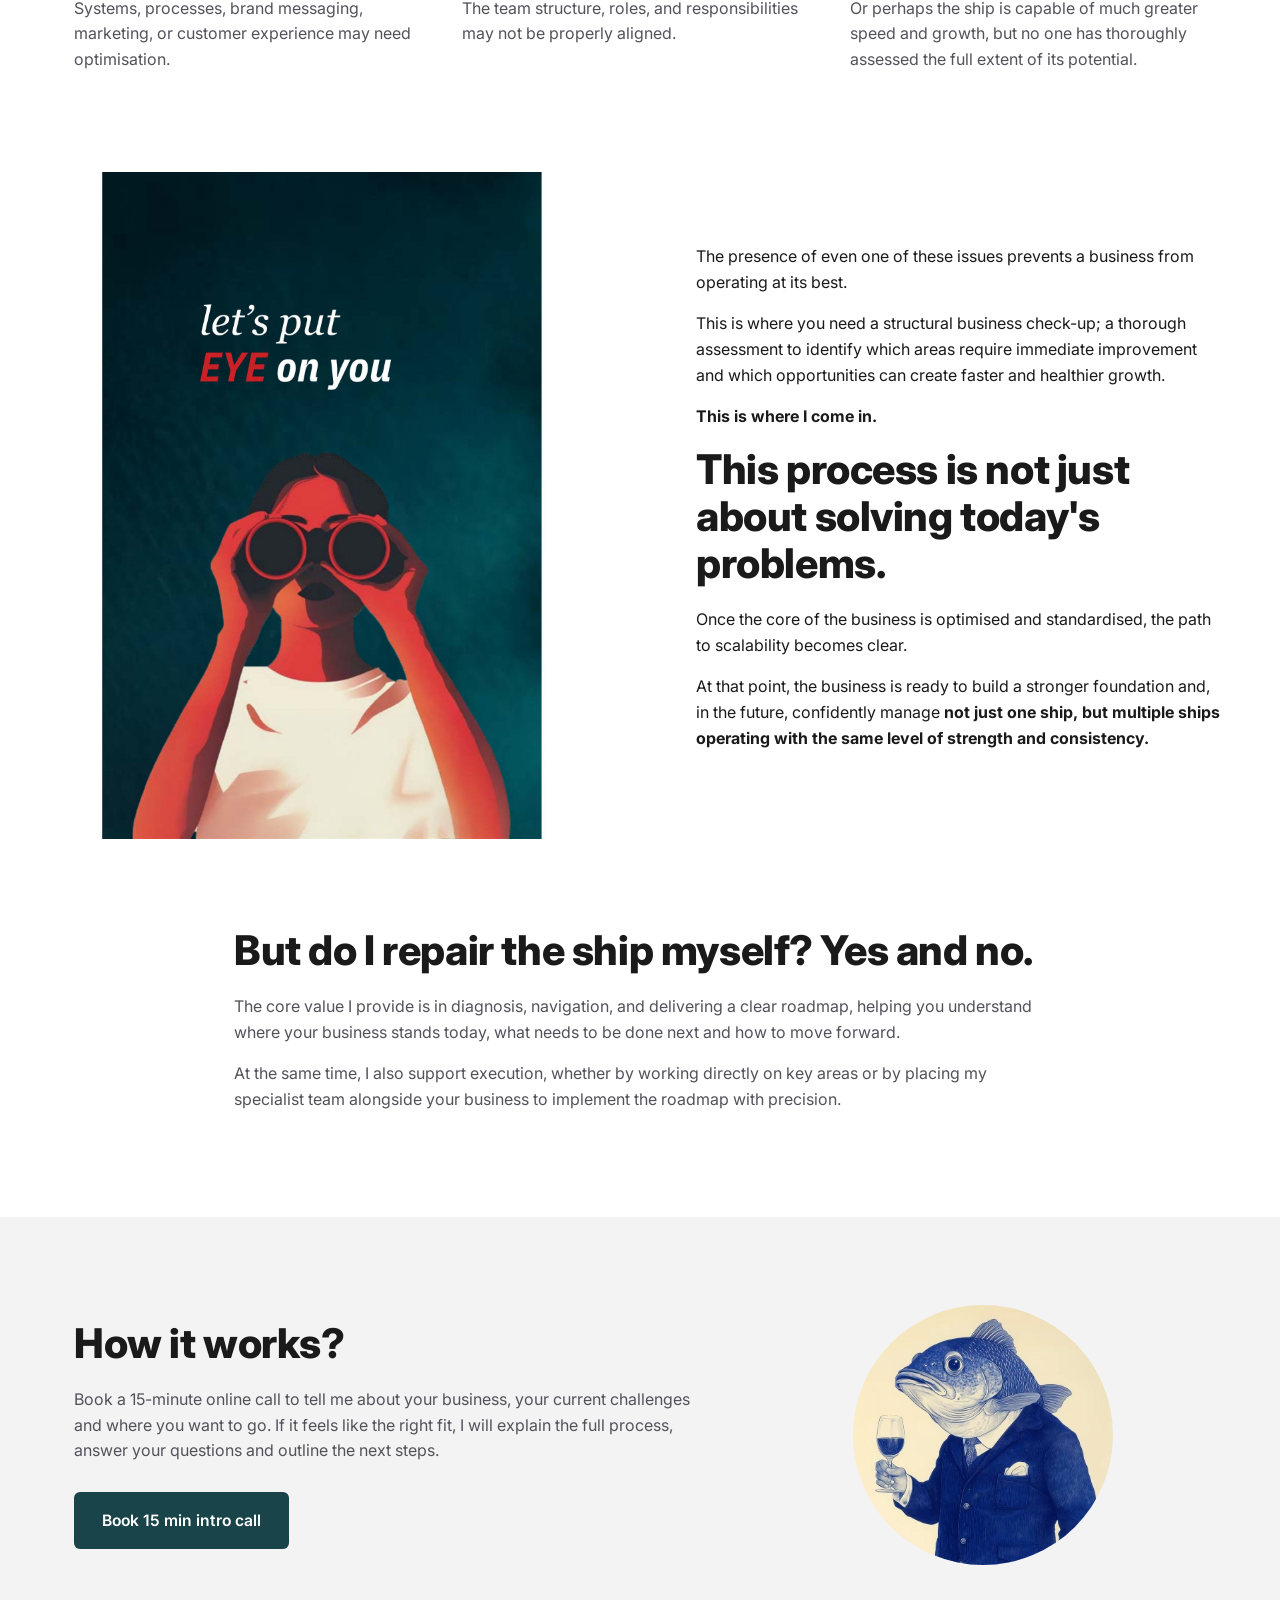
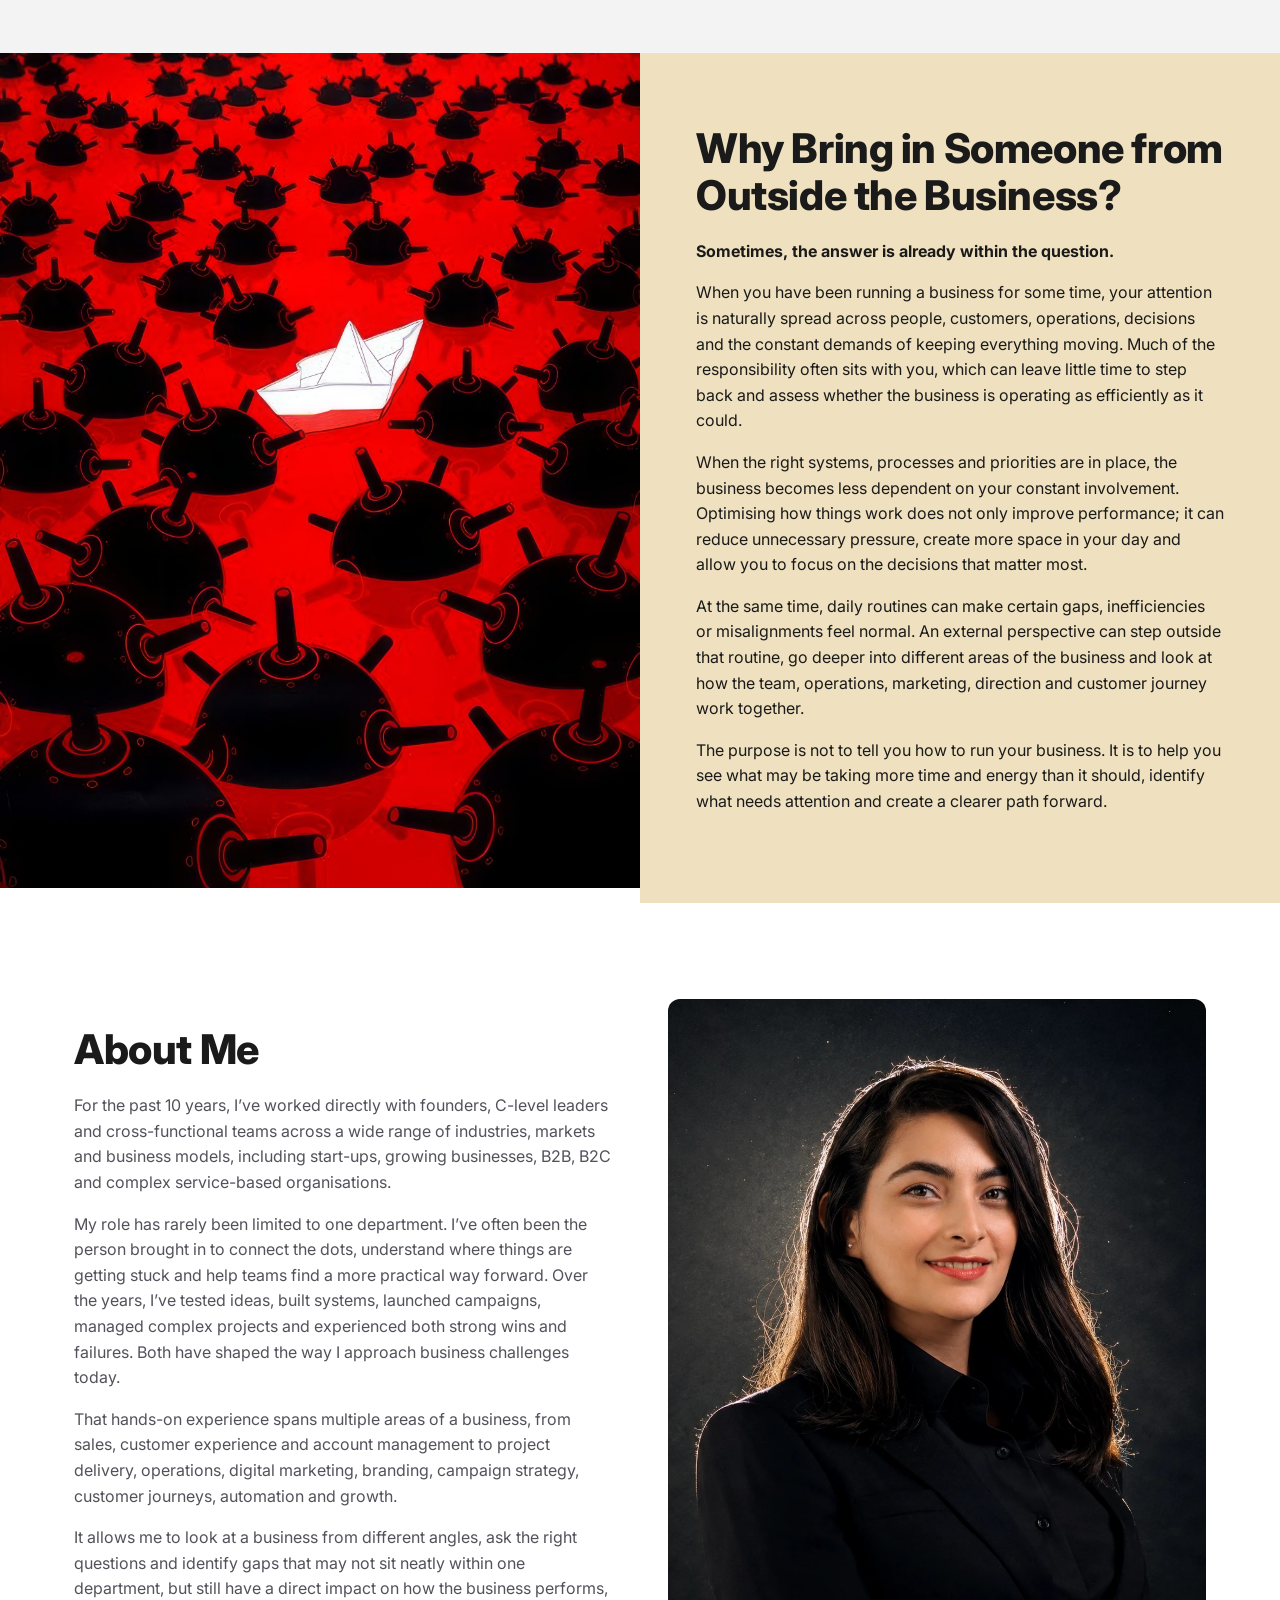
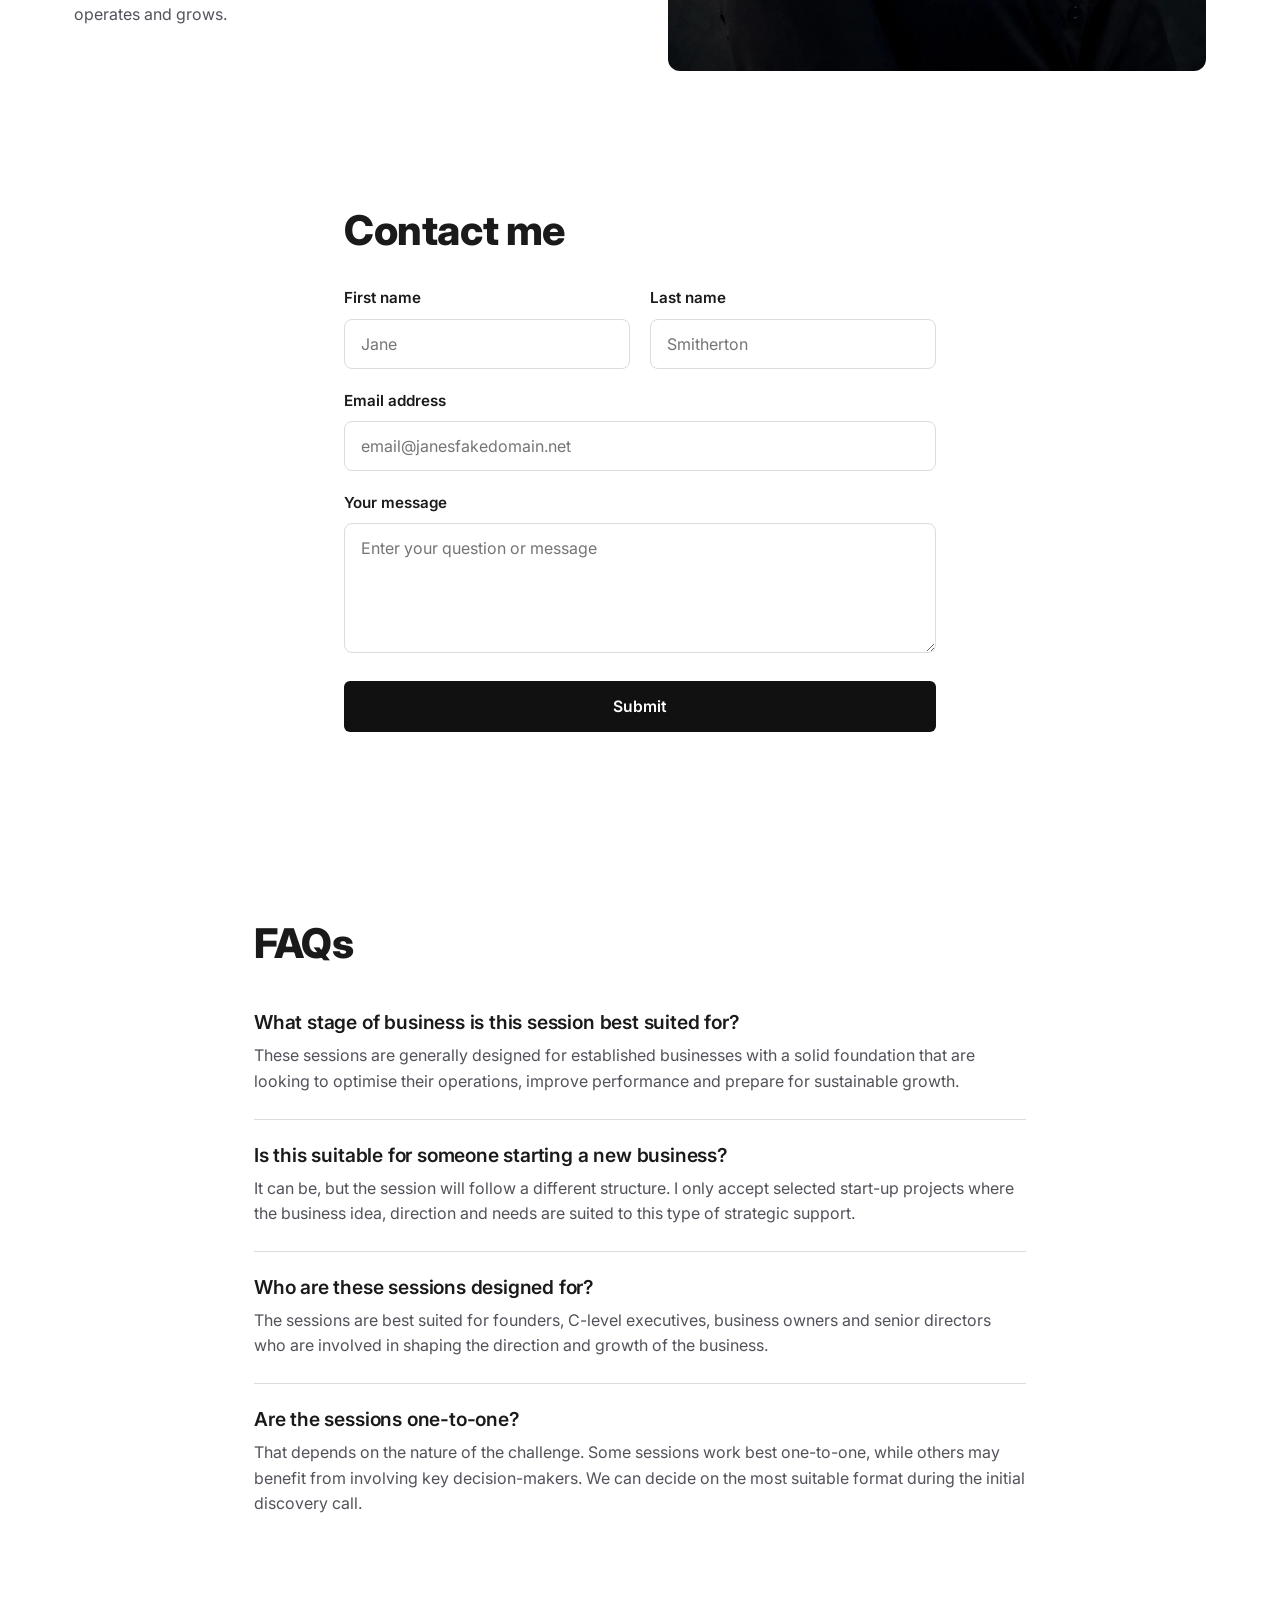
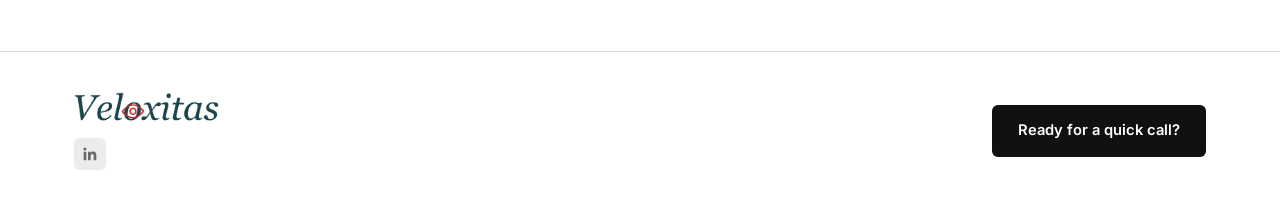
<file: backup-original-design/index.html>
<!DOCTYPE html>
<html lang="en">
<head>
<meta charset="UTF-8">
<meta name="viewport" content="width=device-width, initial-scale=1.0">
<title>Let's Put EYE on You | Business Growth &amp; Strategy Consulting</title>
<meta name="description" content="A structural business check-up: diagnose what's holding your business back and build a clear roadmap to greater growth, market share and profitability.">
<link rel="icon" href="assets/favicon.svg" type="image/svg+xml">
<link rel="preconnect" href="https://fonts.googleapis.com">
<link rel="preconnect" href="https://fonts.gstatic.com" crossorigin>
<link href="https://fonts.googleapis.com/css2?family=Playfair+Display:ital,wght@0,500;0,600;1,500;1,600&family=Inter:wght@400;500;600;700;800&display=swap" rel="stylesheet">
<link rel="stylesheet" href="styles.css">
</head>
<body>

<a class="skip-link" href="#main">Skip to content</a>

<!-- STICKY TOP (announcement bar + header) -->
<div class="site-top">
  <!-- ANNOUNCEMENT BAR -->
  <div class="announcement-bar">
    <a href="http://veloxitasagency.com/" target="_blank" rel="noopener">Need to just focus on marketing? Check out this solution.</a>
  </div>

  <!-- HEADER -->
  <header class="site-header">
    <div class="container header-inner">
      <a href="#top" class="logo" aria-label="Veloxitas — home">
        <img src="assets/logo-veloxitas.png" alt="Veloxitas" class="logo-img">
      </a>
      <a href="https://calendly.com/yasmin-veloxitas" target="_blank" rel="noopener" class="btn btn-dark nav-cta">Ready for a quick call?</a>
      <button class="nav-toggle" aria-label="Toggle menu" aria-expanded="false" aria-controls="mobile-menu">
        <span></span><span></span><span></span>
      </button>
    </div>
    <div class="mobile-menu" id="mobile-menu">
      <a href="#story">The story</a>
      <a href="#problems">What's holding you back</a>
      <a href="#how-it-works">How it works</a>
      <a href="#about">About me</a>
      <a href="#faqs">FAQs</a>
      <a href="https://calendly.com/yasmin-veloxitas" target="_blank" rel="noopener" class="btn btn-dark">Ready for a quick call?</a>
    </div>
  </header>
</div>

<main id="main">

  <!-- HERO -->
  <section class="hero" id="top">
    <div class="container hero-inner">
      <p class="eyebrow">Reach Your Business Potential</p>
      <h1>Let's Put Eye on You</h1>
      <p class="hero-lead">Stop losing time, money, and opportunities to inefficient processes. Identify what is holding your business back, clarify what needs to change, and gain a clear direction for stronger, more sustainable growth.</p>
      <div class="btn-row">
        <a href="https://calendly.com/yasmin-veloxitas" target="_blank" rel="noopener" class="btn btn-teal">Book Free Call</a>
        <a href="#story" class="btn btn-red">What is the story</a>
      </div>
    </div>
    <div class="hero-image">
      <img src="assets/hero-iceberg.jpg" alt="Two sailboats with red sails gliding past an iceberg at sunset" loading="eager">
    </div>
  </section>

  <!-- STORY -->
  <section class="story" id="story">
    <div class="container story-grid">
      <h2 class="story-title">Let me tell you a<br>good story&hellip;</h2>
      <div class="story-copy">
        <p class="story-statement"><strong>Assume you have a <span class="text-red">ship.</span></strong>
        <strong>That ship is your <span class="text-teal">business.</span></strong></p>
        <p>A ship made up of different sections; each section has a responsibility, each crew member has a role, and everything must work in complete harmony for the ship to move toward its destination.</p>
      </div>
    </div>
  </section>

  <!-- DESTINATION -->
  <section class="destination">
    <div class="container destination-grid">
      <div class="destination-copy">
        <h2>The destination is clear:</h2>
        <ul class="check-list">
          <li>Greater growth</li>
          <li>Larger market share</li>
          <li>Higher-quality leads</li>
          <li>New opportunities</li>
        </ul>
        <p class="destination-note">But in the middle of the ocean, not everything is visible from the outside:</p>
        <div class="quote-bubble">&ldquo;Sometimes the ship is moving, but not at its maximum speed.&rdquo;</div>
        <div class="quote-bubble">&ldquo;Sometimes the destination has been chosen, but it is not the most profitable route.&rdquo;</div>
        <div class="quote-bubble">&ldquo;Sometimes the captain believes everything is under control, while hidden leaks exist below deck.&rdquo;</div>
      </div>
      <div class="destination-image">
        <img src="assets/ship-storm.jpg" alt="The bow of a red ship cutting through a stormy sea" loading="lazy">
      </div>
    </div>
  </section>

  <!-- PROBLEMS -->
  <section class="problems" id="problems">
    <div class="container">
      <h2 class="section-heading center">What Could Be Holding Your Business Back</h2>
      <div class="card-grid">
        <article class="card">
          <img src="assets/card-shallow-waters.jpg" alt="A brass compass resting on the rail of a sailboat" loading="lazy">
          <h3>Off course</h3>
          <p>The ship may have drifted away from its primary objective.</p>
        </article>
        <article class="card">
          <img src="assets/card-off-course.jpg" alt="An icebreaker ship carving a path through ice floes" loading="lazy">
          <h3>Shallow waters</h3>
          <p>It may be focused on markets, customers, or opportunities that do not generate real returns.</p>
        </article>
        <article class="card">
          <img src="assets/card-escaping-fish.jpg" alt="A school of fish circling beneath the ocean surface" loading="lazy">
          <h3>Escaping fish</h3>
          <p>Leads and sales opportunities may not be properly retained or converted, causing them to slip away.</p>
        </article>
        <article class="card">
          <img src="assets/card-worn-out-tools.jpg" alt="A fisherman casting a wide net from a small boat" loading="lazy">
          <h3>Worn-out tools</h3>
          <p>Systems, processes, brand messaging, marketing, or customer experience may need optimisation.</p>
        </article>
        <article class="card">
          <img src="assets/card-uncoordinated-crew.jpg" alt="A team of rowers raising their paddles in unison" loading="lazy">
          <h3>An uncoordinated crew</h3>
          <p>The team structure, roles, and responsibilities may not be properly aligned.</p>
        </article>
        <article class="card">
          <img src="assets/card-full-potential.jpg" alt="A fleet of sailboats racing under full sail" loading="lazy">
          <h3>Full potential</h3>
          <p>Or perhaps the ship is capable of much greater speed and growth, but no one has thoroughly assessed the full extent of its potential.</p>
        </article>
      </div>
    </div>
  </section>

  <!-- COME IN -->
  <section class="come-in">
    <div class="come-in-image">
      <img src="assets/come-in-illustration.jpg" alt="Let's put EYE on you — illustration of a person looking through binoculars" loading="lazy">
    </div>
    <div class="come-in-copy">
      <p>The presence of even one of these issues prevents a business from operating at its best.</p>
      <p>This is where you need a structural business check-up; a thorough assessment to identify which areas require immediate improvement and which opportunities can create faster and healthier growth.</p>
      <p class="lead-line">This is where I come in.</p>
      <h2>This process is not just about solving today's problems.</h2>
      <p>Once the core of the business is optimised and standardised, the path to scalability becomes clear.</p>
      <p>At that point, the business is ready to build a stronger foundation and, in the future, confidently manage <strong>not just one ship, but multiple ships operating with the same level of strength and consistency.</strong></p>
    </div>
  </section>

  <!-- REPAIR -->
  <section class="repair">
    <div class="container">
      <h2>But do I repair the ship myself? Yes and no.</h2>
      <p>The core value I provide is in diagnosis, navigation, and delivering a clear roadmap, helping you understand where your business stands today, what needs to be done next and how to move forward.</p>
      <p>At the same time, I also support execution, whether by working directly on key areas or by placing my specialist team alongside your business to implement the roadmap with precision.</p>
    </div>
  </section>

  <!-- HOW IT WORKS -->
  <section class="how-it-works" id="how-it-works">
    <div class="container how-grid">
      <div class="how-copy">
        <h2>How it works?</h2>
        <p>Book a 15-minute online call to tell me about your business, your current challenges and where you want to go. If it feels like the right fit, I will explain the full process, answer your questions and outline the next steps.</p>
        <a href="https://calendly.com/yasmin-veloxitas" target="_blank" rel="noopener" class="btn btn-teal">Book 15 min intro call</a>
      </div>
      <div class="how-illustration">
        <img src="assets/how-it-works-illustration.jpg" alt="Illustration of a fish in a suit holding a glass of wine" loading="lazy">
      </div>
    </div>
  </section>

  <!-- OUTSIDE PERSPECTIVE -->
  <section class="outside">
    <div class="outside-image">
      <img src="assets/why-bring-in.jpg" alt="A white paper boat navigating through a sea of black mines on a red background" loading="lazy">
    </div>
    <div class="outside-copy">
      <h2>Why Bring in Someone from Outside the Business?</h2>
      <p class="lead-line">Sometimes, the answer is already within the question.</p>
      <p>When you have been running a business for some time, your attention is naturally spread across people, customers, operations, decisions and the constant demands of keeping everything moving. Much of the responsibility often sits with you, which can leave little time to step back and assess whether the business is operating as efficiently as it could.</p>
      <p>When the right systems, processes and priorities are in place, the business becomes less dependent on your constant involvement. Optimising how things work does not only improve performance; it can reduce unnecessary pressure, create more space in your day and allow you to focus on the decisions that matter most.</p>
      <p>At the same time, daily routines can make certain gaps, inefficiencies or misalignments feel normal. An external perspective can step outside that routine, go deeper into different areas of the business and look at how the team, operations, marketing, direction and customer journey work together.</p>
      <p>The purpose is not to tell you how to run your business. It is to help you see what may be taking more time and energy than it should, identify what needs attention and create a clearer path forward.</p>
    </div>
  </section>

  <!-- ABOUT -->
  <section class="about" id="about">
    <div class="container about-grid">
      <div class="about-copy">
        <h2>About Me</h2>
        <p>For the past 10 years, I&rsquo;ve worked directly with founders, C-level leaders and cross-functional teams across a wide range of industries, markets and business models, including start-ups, growing businesses, B2B, B2C and complex service-based organisations.</p>
        <p>My role has rarely been limited to one department. I&rsquo;ve often been the person brought in to connect the dots, understand where things are getting stuck and help teams find a more practical way forward. Over the years, I&rsquo;ve tested ideas, built systems, launched campaigns, managed complex projects and experienced both strong wins and failures. Both have shaped the way I approach business challenges today.</p>
        <p>That hands-on experience spans multiple areas of a business, from sales, customer experience and account management to project delivery, operations, digital marketing, branding, campaign strategy, customer journeys, automation and growth.</p>
        <p>It allows me to look at a business from different angles, ask the right questions and identify gaps that may not sit neatly within one department, but still have a direct impact on how the business performs, operates and grows.</p>
      </div>
      <div class="about-image">
        <img src="assets/about-me-new.jpg" alt="Portrait of the consultant wearing a black shirt against a dark backdrop" loading="lazy">
      </div>
    </div>
  </section>

  <!-- CONTACT -->
  <section class="contact" id="contact">
    <div class="container">
      <h2>Contact me</h2>
      <form class="contact-form" id="contact-form" action="https://formsubmit.co/ajax/yasmin@veloxitas.com" method="POST" novalidate>
        <input type="hidden" name="_subject" value="New enquiry from the website">
        <input type="hidden" name="_template" value="table">
        <input type="hidden" name="_captcha" value="false">
        <input type="text" name="_honey" style="display:none" tabindex="-1" autocomplete="off">
        <div class="form-row">
          <div class="form-field">
            <label for="first-name">First name</label>
            <input type="text" id="first-name" name="First name" placeholder="Jane" required>
          </div>
          <div class="form-field">
            <label for="last-name">Last name</label>
            <input type="text" id="last-name" name="Last name" placeholder="Smitherton" required>
          </div>
        </div>
        <div class="form-field">
          <label for="email">Email address</label>
          <input type="email" id="email" name="Email address" placeholder="email@janesfakedomain.net" required>
        </div>
        <div class="form-field">
          <label for="message">Your message</label>
          <textarea id="message" name="Message" rows="5" placeholder="Enter your question or message" required></textarea>
        </div>
        <button type="submit" class="btn btn-black btn-block">Submit</button>
        <p class="form-status" id="form-status" role="status" aria-live="polite"></p>
      </form>
    </div>
  </section>

  <!-- FAQS -->
  <section class="faqs" id="faqs">
    <div class="container">
      <h2>FAQs</h2>
      <div class="faq-item">
        <h3>What stage of business is this session best suited for?</h3>
        <p>These sessions are generally designed for established businesses with a solid foundation that are looking to optimise their operations, improve performance and prepare for sustainable growth.</p>
      </div>
      <div class="faq-item">
        <h3>Is this suitable for someone starting a new business?</h3>
        <p>It can be, but the session will follow a different structure. I only accept selected start-up projects where the business idea, direction and needs are suited to this type of strategic support.</p>
      </div>
      <div class="faq-item">
        <h3>Who are these sessions designed for?</h3>
        <p>The sessions are best suited for founders, C-level executives, business owners and senior directors who are involved in shaping the direction and growth of the business.</p>
      </div>
      <div class="faq-item">
        <h3>Are the sessions one-to-one?</h3>
        <p>That depends on the nature of the challenge. Some sessions work best one-to-one, while others may benefit from involving key decision-makers. We can decide on the most suitable format during the initial discovery call.</p>
      </div>
    </div>
  </section>

</main>

<!-- FOOTER -->
<footer class="site-footer">
  <div class="container footer-inner">
    <div>
      <a href="#top" class="logo" aria-label="Veloxitas — home">
        <img src="assets/logo-veloxitas.png" alt="Veloxitas" class="logo-img">
      </a>
      <a class="social-link" href="https://www.linkedin.com/in/yasmin-khataie/" target="_blank" rel="noopener" aria-label="LinkedIn">
        <svg viewBox="0 0 24 24" width="18" height="18" fill="currentColor" aria-hidden="true"><path d="M20.45 20.45h-3.56v-5.57c0-1.33-.02-3.03-1.85-3.03-1.85 0-2.14 1.45-2.14 2.94v5.66H9.34V9h3.42v1.56h.05c.48-.9 1.64-1.85 3.38-1.85 3.61 0 4.28 2.38 4.28 5.47v6.27zM5.34 7.43a2.07 2.07 0 1 1 0-4.13 2.07 2.07 0 0 1 0 4.13zM7.12 20.45H3.56V9h3.56v11.45z"/></svg>
      </a>
    </div>
    <a href="https://calendly.com/yasmin-veloxitas" target="_blank" rel="noopener" class="btn btn-dark">Ready for a quick call?</a>
  </div>
</footer>

<script src="script.js"></script>
</body>
</html>
</file>
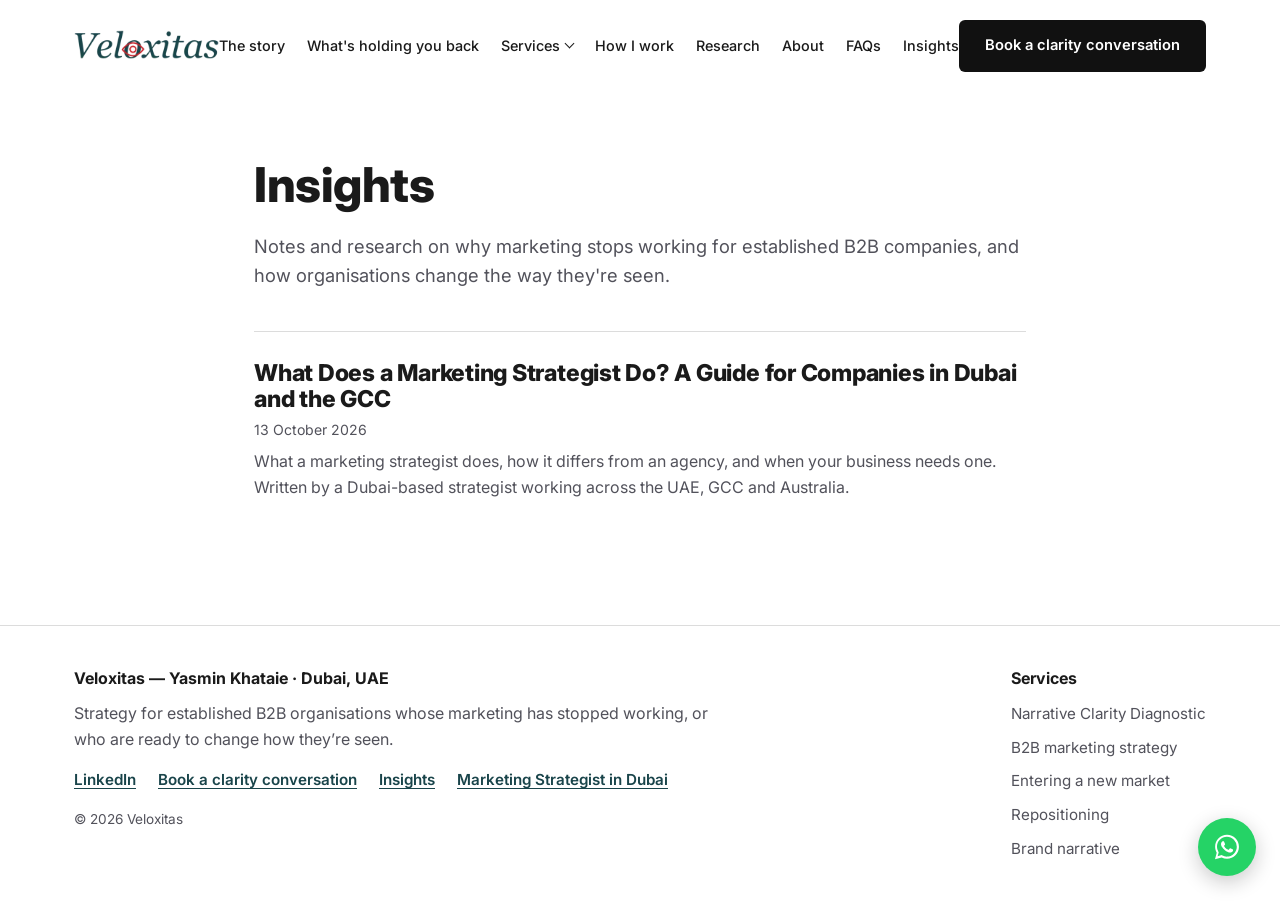
<file: insights/index.html>
<!DOCTYPE html>
<html lang="en">
<head>
<!-- generated by scripts/build.py -->
<meta charset="UTF-8">
<meta name="viewport" content="width=device-width, initial-scale=1.0">
<title>Insights | Veloxitas – Yasmin Khataie</title>
<meta name="description" content="Notes and research on why marketing stops working for established B2B companies, and how organisations change the way they&#x27;re seen.">
<link rel="canonical" href="https://veloxitas.com/insights/">
<meta property="og:title" content="Insights | Veloxitas – Yasmin Khataie">
<meta property="og:description" content="Notes and research on why marketing stops working for established B2B companies, and how organisations change the way they&#x27;re seen.">
<meta property="og:url" content="https://veloxitas.com/insights/">
<meta property="og:type" content="website">
<meta property="og:image" content="https://veloxitas.com/assets/hero-iceberg.jpg">
<meta name="twitter:card" content="summary_large_image">
<meta name="twitter:title" content="Insights | Veloxitas – Yasmin Khataie">
<meta name="twitter:description" content="Notes and research on why marketing stops working for established B2B companies, and how organisations change the way they&#x27;re seen.">
<meta name="twitter:image" content="https://veloxitas.com/assets/hero-iceberg.jpg">
<script type="application/ld+json">
{
  "@context": "https://schema.org",
  "@type": "BreadcrumbList",
  "itemListElement": [
    {
      "@type": "ListItem",
      "position": 1,
      "name": "Home",
      "item": "https://veloxitas.com/"
    },
    {
      "@type": "ListItem",
      "position": 2,
      "name": "Insights",
      "item": "https://veloxitas.com/insights/"
    }
  ]
}
</script>
<link rel="icon" href="/assets/favicon.svg" type="image/svg+xml">
<link rel="alternate" type="application/rss+xml" title="Veloxitas Insights" href="/insights/feed.xml">
<link rel="preconnect" href="https://fonts.googleapis.com">
<link rel="preconnect" href="https://fonts.gstatic.com" crossorigin>
<link href="https://fonts.googleapis.com/css2?family=Playfair+Display:ital,wght@0,500;0,600;1,500;1,600&family=Inter:wght@400;500;600;700;800&display=swap" rel="stylesheet">
<link rel="stylesheet" href="/styles.css">
</head>
<body>

<a class="skip-link" href="#main">Skip to content</a>

<div class="site-top">
  <header class="site-header">
    <div class="container header-inner">
      <a href="/" class="logo" aria-label="Veloxitas — home">
        <img src="/assets/logo-veloxitas.webp" alt="Veloxitas" class="logo-img" width="400" height="88">
      </a>
      <nav class="main-nav" aria-label="Main">
        <a href="/#story">The story</a>
        <a href="/#problems">What's holding you back</a>
        <div class="nav-dropdown">
          <button type="button" class="nav-dropdown-toggle" aria-expanded="false" aria-controls="services-menu">Services</button>
          <div class="nav-dropdown-menu" id="services-menu">
            <a href="/narrative-clarity-diagnostic/">Narrative Clarity Diagnostic</a>
            <a href="/b2b-marketing-strategy/">B2B marketing strategy</a>
            <a href="/new-market-positioning/">Entering a new market</a>
            <a href="/repositioning/">Repositioning</a>
            <a href="/b2b-brand-narrative/">Brand narrative</a>
          </div>
        </div>
        <a href="/#how-i-work">How I work</a>
        <a href="/#research">Research</a>
        <a href="/#about">About</a>
        <a href="/#faqs">FAQs</a>
        <a href="/insights/">Insights</a>
      </nav>
      <a href="https://calendly.com/yasmin-veloxitas" target="_blank" rel="noopener" class="btn btn-dark nav-cta">Book a clarity conversation</a>
      <button class="nav-toggle" aria-label="Toggle menu" aria-expanded="false" aria-controls="mobile-menu">
        <span></span><span></span><span></span>
      </button>
    </div>
    <nav class="mobile-menu" id="mobile-menu" aria-label="Main (mobile)">
      <a href="/#story">The story</a>
      <a href="/#problems">What's holding you back</a>
      <details class="mobile-services">
        <summary>Services</summary>
        <div class="mobile-services-list">
          <a href="/narrative-clarity-diagnostic/">Narrative Clarity Diagnostic</a>
          <a href="/b2b-marketing-strategy/">B2B marketing strategy</a>
          <a href="/new-market-positioning/">Entering a new market</a>
          <a href="/repositioning/">Repositioning</a>
          <a href="/b2b-brand-narrative/">Brand narrative</a>
        </div>
      </details>
      <a href="/#how-i-work">How I work</a>
      <a href="/#research">Research</a>
      <a href="/#about">About</a>
      <a href="/#faqs">FAQs</a>
      <a href="/insights/">Insights</a>
      <a href="https://calendly.com/yasmin-veloxitas" target="_blank" rel="noopener" class="btn btn-dark">Book a clarity conversation</a>
    </nav>
  </header>
</div>

<main id="main">

  <section class="insights-page">
    <div class="container insights-container">
    <h1>Insights</h1>
    <p class="insights-intro">Notes and research on why marketing stops working for established B2B companies, and how organisations change the way they&#x27;re seen.</p>
    <ul class="insight-list">
      <li class="insight-item">
        <h2><a href="/insights/what-does-a-marketing-strategist-do/">What Does a Marketing Strategist Do? A Guide for Companies in Dubai and the GCC</a></h2>
        <p class="insight-meta"><time datetime="2026-10-13">13 October 2026</time></p>
        <p>What a marketing strategist does, how it differs from an agency, and when your business needs one. Written by a Dubai-based strategist working across the UAE, GCC and Australia.</p>
      </li>
    </ul>
    </div>
  </section>

</main>

<footer class="site-footer">
  <div class="container footer-inner">
    <div class="footer-main">
      <p class="footer-name">Veloxitas — Yasmin Khataie · Dubai, UAE</p>
      <p class="footer-tagline">Strategy for established B2B organisations whose marketing has stopped working, or who are ready to change how they&rsquo;re seen.</p>
      <nav class="footer-links" aria-label="Footer">
        <a href="https://www.linkedin.com/in/yasmin-khataie/" target="_blank" rel="noopener">LinkedIn</a>
        <a href="https://calendly.com/yasmin-veloxitas" target="_blank" rel="noopener">Book a clarity conversation</a>
        <a href="/insights/">Insights</a>
        <a href="/marketing-strategist-dubai">Marketing Strategist in Dubai</a>
      </nav>
      <p class="footer-copy">&copy; 2026 Veloxitas</p>
    </div>
    <nav class="footer-services" aria-labelledby="footer-services-title">
      <p class="footer-heading" id="footer-services-title">Services</p>
      <ul>
        <li><a href="/narrative-clarity-diagnostic/">Narrative Clarity Diagnostic</a></li>
        <li><a href="/b2b-marketing-strategy/">B2B marketing strategy</a></li>
        <li><a href="/new-market-positioning/">Entering a new market</a></li>
        <li><a href="/repositioning/">Repositioning</a></li>
        <li><a href="/b2b-brand-narrative/">Brand narrative</a></li>
      </ul>
    </nav>
  </div>
</footer>

<a class="whatsapp-button" href="https://wa.me/971501751192?text=Hi%20Yasmin%2C%20I%20found%20you%20through%20veloxitas.com%20and%20would%20like%20to%20talk%20about%20my%20company%27s%20marketing." target="_blank" rel="noopener" aria-label="Chat with Yasmin on WhatsApp">
  <svg viewBox="0 0 32 32" width="30" height="30" fill="currentColor" aria-hidden="true"><path d="M16.04 3C9.03 3 3.33 8.7 3.33 15.71c0 2.24.59 4.43 1.7 6.36L3.2 29l7.11-1.86a12.66 12.66 0 0 0 5.73 1.37h.01c7 0 12.7-5.7 12.7-12.71C28.75 8.7 23.05 3 16.04 3Zm0 23.36h-.01a10.55 10.55 0 0 1-5.38-1.47l-.39-.23-4.22 1.1 1.13-4.11-.25-.42a10.53 10.53 0 0 1-1.62-5.62c0-5.83 4.75-10.57 10.58-10.57 2.82 0 5.48 1.1 7.47 3.1a10.5 10.5 0 0 1 3.09 7.48c0 5.83-4.74 10.57-10.57 10.57Zm5.8-7.92c-.32-.16-1.88-.93-2.17-1.03-.29-.11-.5-.16-.71.16-.21.32-.82 1.03-1 1.24-.19.21-.37.24-.69.08-.32-.16-1.34-.49-2.55-1.57-.94-.84-1.58-1.88-1.76-2.2-.19-.32-.02-.49.14-.65.14-.14.32-.37.48-.56.16-.19.21-.32.32-.53.11-.21.05-.4-.03-.56-.08-.16-.71-1.71-.98-2.34-.26-.62-.52-.53-.71-.54h-.61c-.21 0-.56.08-.85.4-.29.32-1.11 1.09-1.11 2.65s1.14 3.08 1.3 3.29c.16.21 2.24 3.42 5.43 4.8.76.33 1.35.52 1.81.67.76.24 1.45.21 2 .13.61-.09 1.88-.77 2.14-1.51.27-.74.27-1.38.19-1.51-.08-.13-.29-.21-.61-.37Z"/></svg>
</a>

<script src="/script.js"></script>
</body>
</html>
</file>
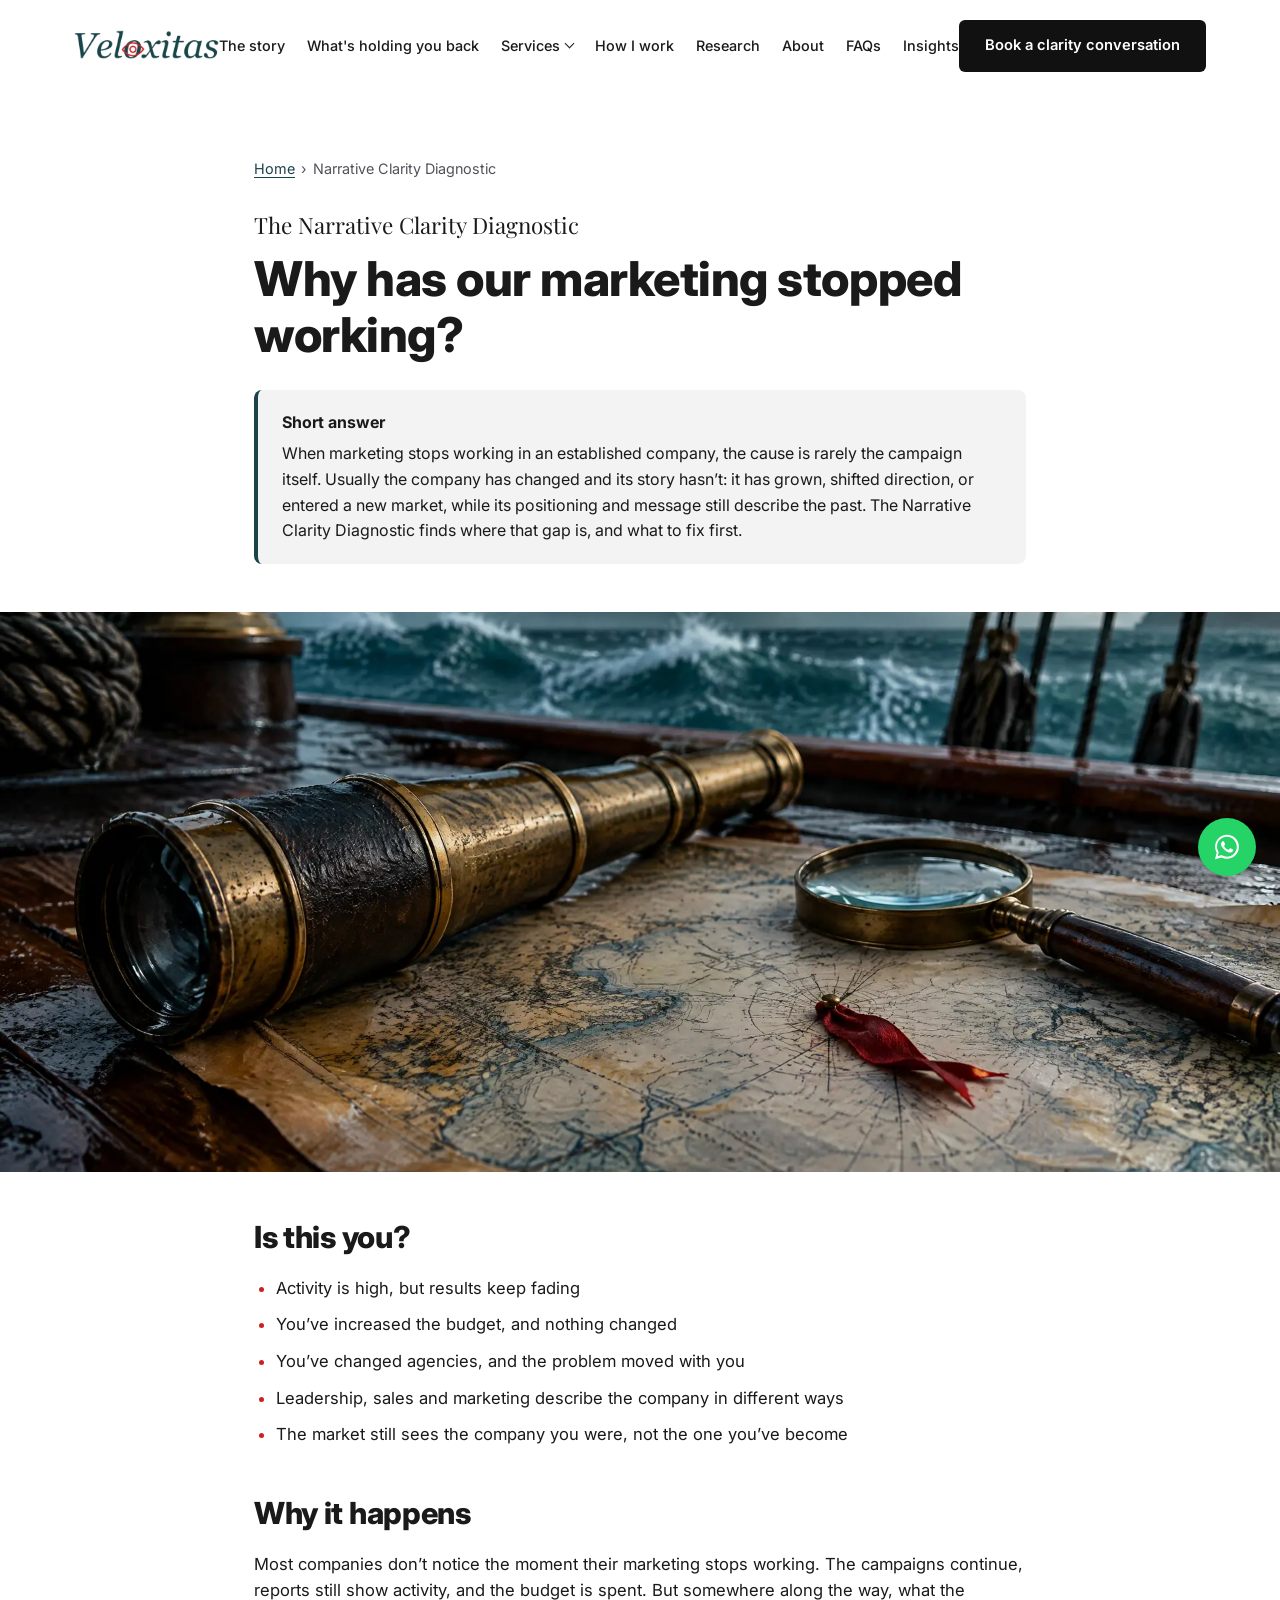
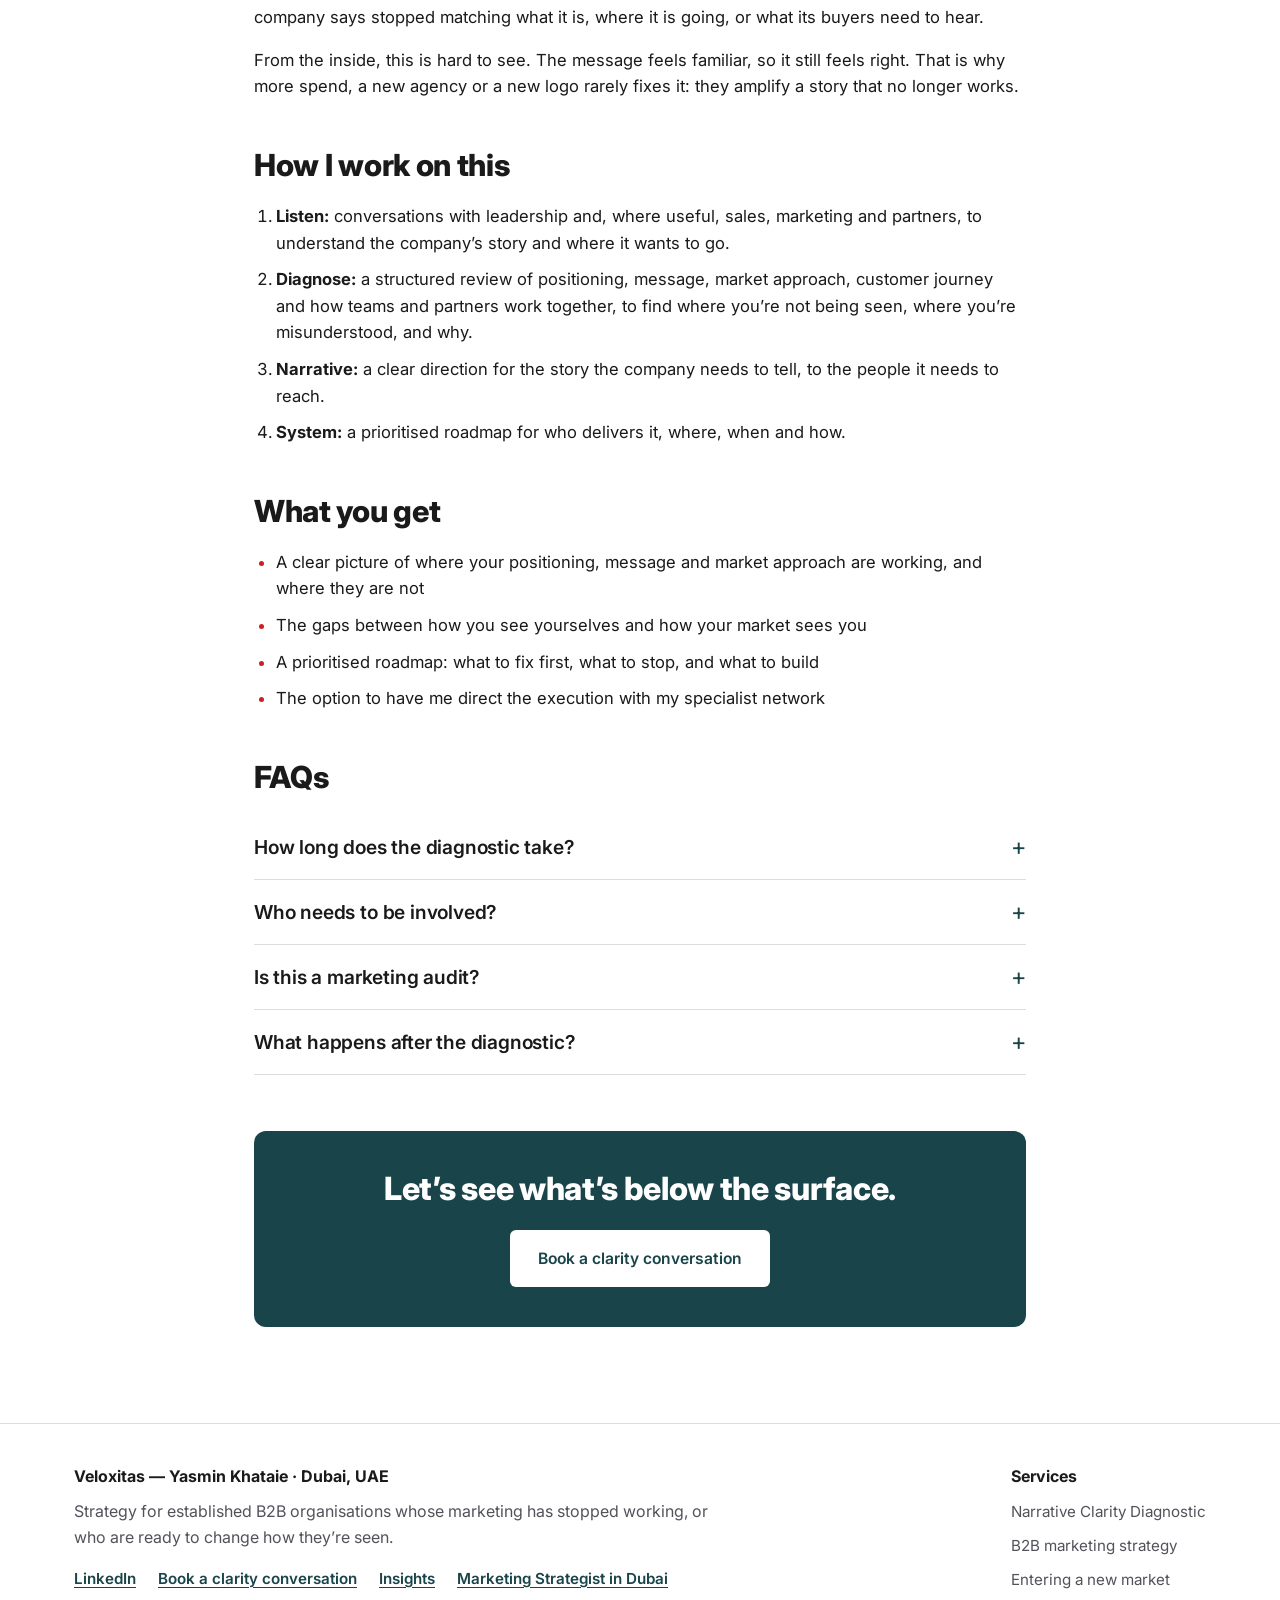
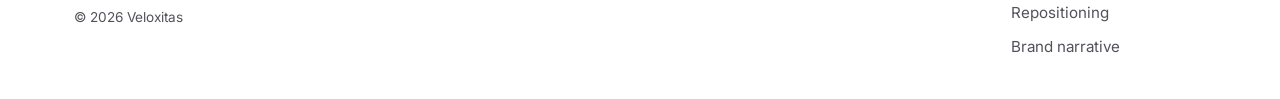
<file: narrative-clarity-diagnostic/index.html>
<!DOCTYPE html>
<html lang="en">
<head>
<!-- generated by scripts/build.py -->
<meta charset="UTF-8">
<meta name="viewport" content="width=device-width, initial-scale=1.0">
<title>Narrative Clarity Diagnostic | When B2B Marketing Stops Working – Veloxitas</title>
<meta name="description" content="A structured diagnostic for established B2B organisations whose marketing has stopped working: how you&#x27;re seen, understood and chosen, and what to fix first. By Yasmin Khataie, Dubai.">
<link rel="canonical" href="https://veloxitas.com/narrative-clarity-diagnostic/">
<meta property="og:title" content="Narrative Clarity Diagnostic | When B2B Marketing Stops Working – Veloxitas">
<meta property="og:description" content="A structured diagnostic for established B2B organisations whose marketing has stopped working: how you&#x27;re seen, understood and chosen, and what to fix first. By Yasmin Khataie, Dubai.">
<meta property="og:url" content="https://veloxitas.com/narrative-clarity-diagnostic/">
<meta property="og:type" content="website">
<meta property="og:image" content="https://veloxitas.com/assets/hero-iceberg.jpg">
<meta name="twitter:card" content="summary_large_image">
<meta name="twitter:title" content="Narrative Clarity Diagnostic | When B2B Marketing Stops Working – Veloxitas">
<meta name="twitter:description" content="A structured diagnostic for established B2B organisations whose marketing has stopped working: how you&#x27;re seen, understood and chosen, and what to fix first. By Yasmin Khataie, Dubai.">
<meta name="twitter:image" content="https://veloxitas.com/assets/hero-iceberg.jpg">
<script type="application/ld+json">
{
  "@context": "https://schema.org",
  "@type": "Service",
  "name": "The Narrative Clarity Diagnostic",
  "description": "When marketing stops working in an established company, the cause is rarely the campaign itself. Usually the company has changed and its story hasn’t: it has grown, shifted direction, or entered a new market, while its positioning and message still describe the past. The Narrative Clarity Diagnostic finds where that gap is, and what to fix first.",
  "provider": {
    "@id": "https://veloxitas.com/#org"
  },
  "areaServed": [
    "United Arab Emirates",
    "GCC",
    "Australia"
  ],
  "url": "https://veloxitas.com/narrative-clarity-diagnostic/"
}
</script>
<script type="application/ld+json">
{
  "@context": "https://schema.org",
  "@type": "FAQPage",
  "mainEntity": [
    {
      "@type": "Question",
      "name": "How long does the diagnostic take?",
      "acceptedAnswer": {
        "@type": "Answer",
        "text": "It depends on the size of the company and how many people need to be heard. The scope and timeline are agreed after the first clarity conversation."
      }
    },
    {
      "@type": "Question",
      "name": "Who needs to be involved?",
      "acceptedAnswer": {
        "@type": "Answer",
        "text": "At minimum, the person who owns the company’s direction. In most cases, a few key decision-makers from leadership, sales and marketing give a fuller picture."
      }
    },
    {
      "@type": "Question",
      "name": "Is this a marketing audit?",
      "acceptedAnswer": {
        "@type": "Answer",
        "text": "Not only. A marketing audit looks at channels and performance. The diagnostic looks at why the company is or isn’t being understood and chosen, which includes marketing, but also positioning, message, customer journey and how teams work together."
      }
    },
    {
      "@type": "Question",
      "name": "What happens after the diagnostic?",
      "acceptedAnswer": {
        "@type": "Answer",
        "text": "You can take the roadmap to your own team or agency, or I can direct the execution with a specialist network, so you have one point of accountability for the result."
      }
    }
  ]
}
</script>
<script type="application/ld+json">
{
  "@context": "https://schema.org",
  "@type": "BreadcrumbList",
  "itemListElement": [
    {
      "@type": "ListItem",
      "position": 1,
      "name": "Home",
      "item": "https://veloxitas.com/"
    },
    {
      "@type": "ListItem",
      "position": 2,
      "name": "Narrative Clarity Diagnostic",
      "item": "https://veloxitas.com/narrative-clarity-diagnostic/"
    }
  ]
}
</script>
<link rel="icon" href="/assets/favicon.svg" type="image/svg+xml">
<link rel="alternate" type="application/rss+xml" title="Veloxitas Insights" href="/insights/feed.xml">
<link rel="preconnect" href="https://fonts.googleapis.com">
<link rel="preconnect" href="https://fonts.gstatic.com" crossorigin>
<link href="https://fonts.googleapis.com/css2?family=Playfair+Display:ital,wght@0,500;0,600;1,500;1,600&family=Inter:wght@400;500;600;700;800&display=swap" rel="stylesheet">
<link rel="stylesheet" href="/styles.css">
</head>
<body>

<a class="skip-link" href="#main">Skip to content</a>

<div class="site-top">
  <header class="site-header">
    <div class="container header-inner">
      <a href="/" class="logo" aria-label="Veloxitas — home">
        <img src="/assets/logo-veloxitas.webp" alt="Veloxitas" class="logo-img" width="400" height="88">
      </a>
      <nav class="main-nav" aria-label="Main">
        <a href="/#story">The story</a>
        <a href="/#problems">What's holding you back</a>
        <div class="nav-dropdown">
          <button type="button" class="nav-dropdown-toggle" aria-expanded="false" aria-controls="services-menu">Services</button>
          <div class="nav-dropdown-menu" id="services-menu">
            <a href="/narrative-clarity-diagnostic/">Narrative Clarity Diagnostic</a>
            <a href="/b2b-marketing-strategy/">B2B marketing strategy</a>
            <a href="/new-market-positioning/">Entering a new market</a>
            <a href="/repositioning/">Repositioning</a>
            <a href="/b2b-brand-narrative/">Brand narrative</a>
          </div>
        </div>
        <a href="/#how-i-work">How I work</a>
        <a href="/#research">Research</a>
        <a href="/#about">About</a>
        <a href="/#faqs">FAQs</a>
        <a href="/insights/">Insights</a>
      </nav>
      <a href="https://calendly.com/yasmin-veloxitas" target="_blank" rel="noopener" class="btn btn-dark nav-cta">Book a clarity conversation</a>
      <button class="nav-toggle" aria-label="Toggle menu" aria-expanded="false" aria-controls="mobile-menu">
        <span></span><span></span><span></span>
      </button>
    </div>
    <nav class="mobile-menu" id="mobile-menu" aria-label="Main (mobile)">
      <a href="/#story">The story</a>
      <a href="/#problems">What's holding you back</a>
      <details class="mobile-services">
        <summary>Services</summary>
        <div class="mobile-services-list">
          <a href="/narrative-clarity-diagnostic/">Narrative Clarity Diagnostic</a>
          <a href="/b2b-marketing-strategy/">B2B marketing strategy</a>
          <a href="/new-market-positioning/">Entering a new market</a>
          <a href="/repositioning/">Repositioning</a>
          <a href="/b2b-brand-narrative/">Brand narrative</a>
        </div>
      </details>
      <a href="/#how-i-work">How I work</a>
      <a href="/#research">Research</a>
      <a href="/#about">About</a>
      <a href="/#faqs">FAQs</a>
      <a href="/insights/">Insights</a>
      <a href="https://calendly.com/yasmin-veloxitas" target="_blank" rel="noopener" class="btn btn-dark">Book a clarity conversation</a>
    </nav>
  </header>
</div>

<main id="main">

  <article class="service-page">
    <div class="container article-container">
      <nav class="breadcrumb" aria-label="Breadcrumb">
        <ol>
          <li><a href="/">Home</a></li>
          <li aria-current="page">Narrative Clarity Diagnostic</li>
        </ol>
      </nav>

      <p class="eyebrow service-eyebrow">The Narrative Clarity Diagnostic</p>
      <h1>Why has our marketing stopped working?</h1>

      <div class="short-answer">
        <p class="short-answer-label">Short answer</p>
        <p>When marketing stops working in an established company, the cause is rarely the campaign itself. Usually the company has changed and its story hasn’t: it has grown, shifted direction, or entered a new market, while its positioning and message still describe the past. The Narrative Clarity Diagnostic finds where that gap is, and what to fix first.</p>
      </div>
    </div>

    <div class="hero-image service-hero-image">
      <img src="/assets/service-diagnostic.webp" alt="A brass telescope and magnifying glass on a nautical chart on a ship&#x27;s deck, a stormy sea behind" width="1920" height="1086" loading="eager" decoding="async">
    </div>

    <div class="container article-container">
      <section class="service-section" aria-labelledby="is-this-you">
        <h2 id="is-this-you">Is this you?</h2>
        <ul class="service-list">
          <li>Activity is high, but results keep fading</li>
          <li>You’ve increased the budget, and nothing changed</li>
          <li>You’ve changed agencies, and the problem moved with you</li>
          <li>Leadership, sales and marketing describe the company in different ways</li>
          <li>The market still sees the company you were, not the one you’ve become</li>
        </ul>
      </section>

      <section class="service-section" aria-labelledby="why-it-happens">
        <h2 id="why-it-happens">Why it happens</h2>
        <p>Most companies don’t notice the moment their marketing stops working. The campaigns continue, reports still show activity, and the budget is spent. But somewhere along the way, what the company says stopped matching what it is, where it is going, or what its buyers need to hear.</p>
        <p>From the inside, this is hard to see. The message feels familiar, so it still feels right. That is why more spend, a new agency or a new logo rarely fixes it: they amplify a story that no longer works.</p>
      </section>

      <section class="service-section" aria-labelledby="how-i-work-on-this">
        <h2 id="how-i-work-on-this">How I work on this</h2>
        <ol class="steps-list">
          <li><strong>Listen:</strong> conversations with leadership and, where useful, sales, marketing and partners, to understand the company’s story and where it wants to go.</li>
          <li><strong>Diagnose:</strong> a structured review of positioning, message, market approach, customer journey and how teams and partners work together, to find where you’re not being seen, where you’re misunderstood, and why.</li>
          <li><strong>Narrative:</strong> a clear direction for the story the company needs to tell, to the people it needs to reach.</li>
          <li><strong>System:</strong> a prioritised roadmap for who delivers it, where, when and how.</li>
        </ol>
      </section>

      <section class="service-section" aria-labelledby="what-you-get">
        <h2 id="what-you-get">What you get</h2>
        <ul class="service-list">
          <li>A clear picture of where your positioning, message and market approach are working, and where they are not</li>
          <li>The gaps between how you see yourselves and how your market sees you</li>
          <li>A prioritised roadmap: what to fix first, what to stop, and what to build</li>
          <li>The option to have me direct the execution with my specialist network</li>
        </ul>
      </section>

      <section class="service-section" aria-labelledby="service-faqs">
        <h2 id="service-faqs">FAQs</h2>
        <details class="faq-accordion">
          <summary><h3>How long does the diagnostic take?</h3></summary>
          <p>It depends on the size of the company and how many people need to be heard. The scope and timeline are agreed after the first clarity conversation.</p>
        </details>
        <details class="faq-accordion">
          <summary><h3>Who needs to be involved?</h3></summary>
          <p>At minimum, the person who owns the company’s direction. In most cases, a few key decision-makers from leadership, sales and marketing give a fuller picture.</p>
        </details>
        <details class="faq-accordion">
          <summary><h3>Is this a marketing audit?</h3></summary>
          <p>Not only. A marketing audit looks at channels and performance. The diagnostic looks at why the company is or isn’t being understood and chosen, which includes marketing, but also positioning, message, customer journey and how teams work together.</p>
        </details>
        <details class="faq-accordion">
          <summary><h3>What happens after the diagnostic?</h3></summary>
          <p>You can take the roadmap to your own team or agency, or I can direct the execution with a specialist network, so you have one point of accountability for the result.</p>
        </details>
      </section>

      <section class="service-cta">
        <h2>Let’s see what’s below the surface.</h2>
        <a href="https://calendly.com/yasmin-veloxitas" target="_blank" rel="noopener" class="btn btn-teal">Book a clarity conversation</a>
      </section>

    </div>
  </article>

</main>

<footer class="site-footer">
  <div class="container footer-inner">
    <div class="footer-main">
      <p class="footer-name">Veloxitas — Yasmin Khataie · Dubai, UAE</p>
      <p class="footer-tagline">Strategy for established B2B organisations whose marketing has stopped working, or who are ready to change how they&rsquo;re seen.</p>
      <nav class="footer-links" aria-label="Footer">
        <a href="https://www.linkedin.com/in/yasmin-khataie/" target="_blank" rel="noopener">LinkedIn</a>
        <a href="https://calendly.com/yasmin-veloxitas" target="_blank" rel="noopener">Book a clarity conversation</a>
        <a href="/insights/">Insights</a>
        <a href="/marketing-strategist-dubai">Marketing Strategist in Dubai</a>
      </nav>
      <p class="footer-copy">&copy; 2026 Veloxitas</p>
    </div>
    <nav class="footer-services" aria-labelledby="footer-services-title">
      <p class="footer-heading" id="footer-services-title">Services</p>
      <ul>
        <li><a href="/narrative-clarity-diagnostic/">Narrative Clarity Diagnostic</a></li>
        <li><a href="/b2b-marketing-strategy/">B2B marketing strategy</a></li>
        <li><a href="/new-market-positioning/">Entering a new market</a></li>
        <li><a href="/repositioning/">Repositioning</a></li>
        <li><a href="/b2b-brand-narrative/">Brand narrative</a></li>
      </ul>
    </nav>
  </div>
</footer>

<a class="whatsapp-button" href="https://wa.me/971501751192?text=Hi%20Yasmin%2C%20I%20found%20you%20through%20veloxitas.com%20and%20would%20like%20to%20talk%20about%20my%20company%27s%20marketing." target="_blank" rel="noopener" aria-label="Chat with Yasmin on WhatsApp">
  <svg viewBox="0 0 32 32" width="30" height="30" fill="currentColor" aria-hidden="true"><path d="M16.04 3C9.03 3 3.33 8.7 3.33 15.71c0 2.24.59 4.43 1.7 6.36L3.2 29l7.11-1.86a12.66 12.66 0 0 0 5.73 1.37h.01c7 0 12.7-5.7 12.7-12.71C28.75 8.7 23.05 3 16.04 3Zm0 23.36h-.01a10.55 10.55 0 0 1-5.38-1.47l-.39-.23-4.22 1.1 1.13-4.11-.25-.42a10.53 10.53 0 0 1-1.62-5.62c0-5.83 4.75-10.57 10.58-10.57 2.82 0 5.48 1.1 7.47 3.1a10.5 10.5 0 0 1 3.09 7.48c0 5.83-4.74 10.57-10.57 10.57Zm5.8-7.92c-.32-.16-1.88-.93-2.17-1.03-.29-.11-.5-.16-.71.16-.21.32-.82 1.03-1 1.24-.19.21-.37.24-.69.08-.32-.16-1.34-.49-2.55-1.57-.94-.84-1.58-1.88-1.76-2.2-.19-.32-.02-.49.14-.65.14-.14.32-.37.48-.56.16-.19.21-.32.32-.53.11-.21.05-.4-.03-.56-.08-.16-.71-1.71-.98-2.34-.26-.62-.52-.53-.71-.54h-.61c-.21 0-.56.08-.85.4-.29.32-1.11 1.09-1.11 2.65s1.14 3.08 1.3 3.29c.16.21 2.24 3.42 5.43 4.8.76.33 1.35.52 1.81.67.76.24 1.45.21 2 .13.61-.09 1.88-.77 2.14-1.51.27-.74.27-1.38.19-1.51-.08-.13-.29-.21-.61-.37Z"/></svg>
</a>

<script src="/script.js"></script>
</body>
</html>
</file>
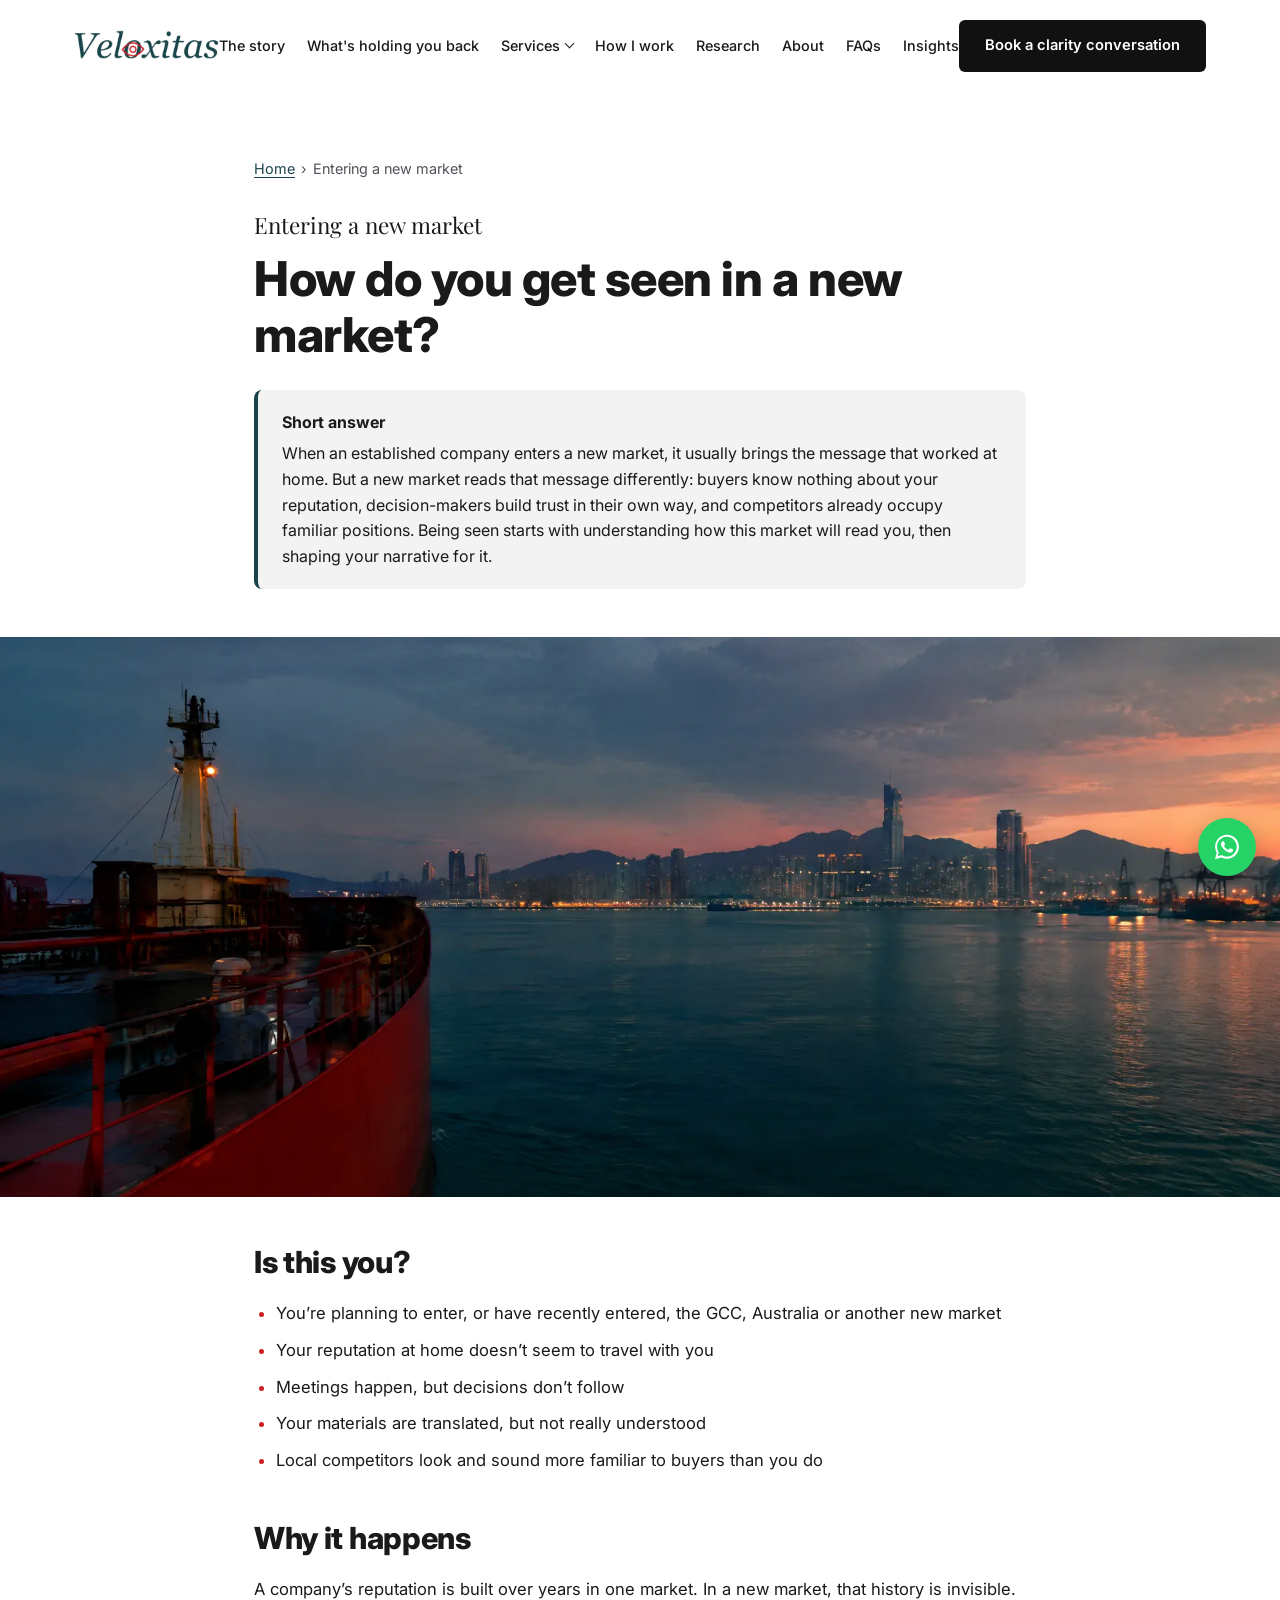
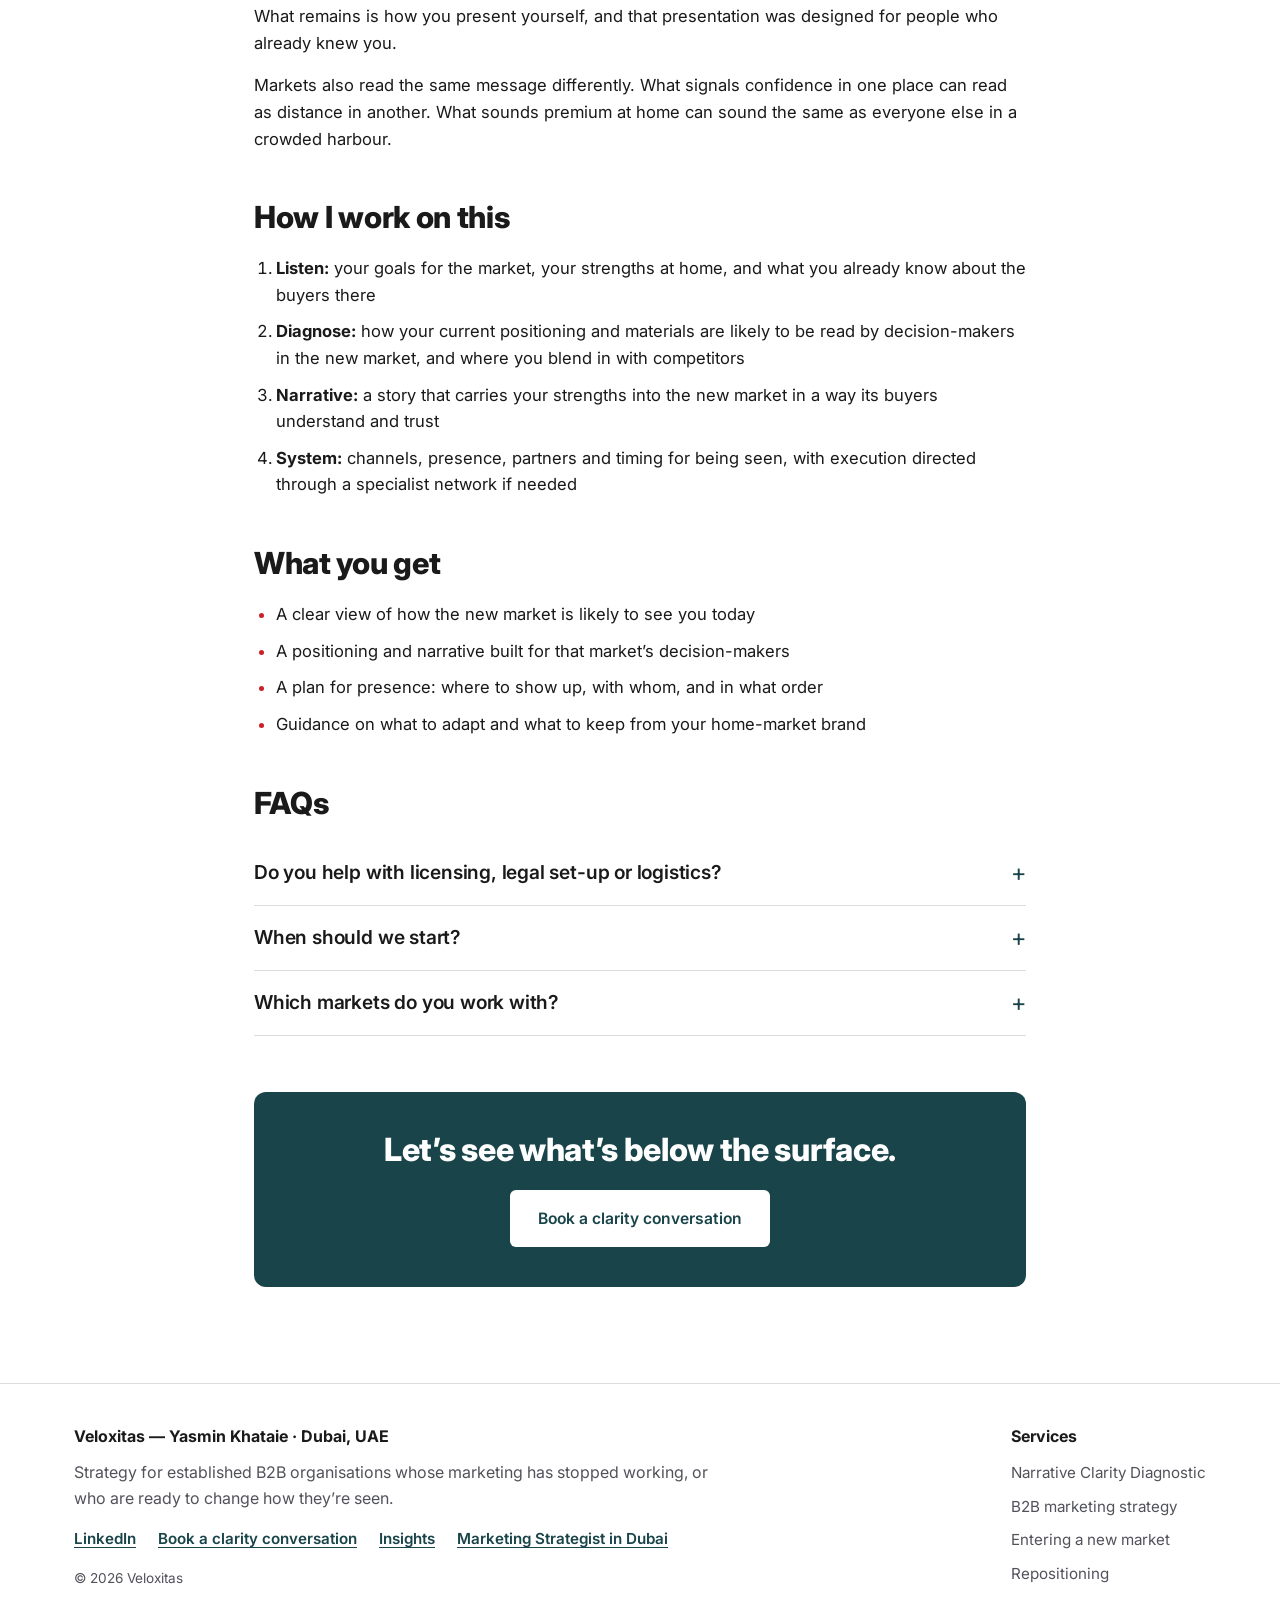
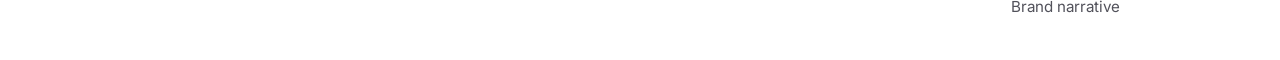
<file: new-market-positioning/index.html>
<!DOCTYPE html>
<html lang="en">
<head>
<!-- generated by scripts/build.py -->
<meta charset="UTF-8">
<meta name="viewport" content="width=device-width, initial-scale=1.0">
<title>Being Seen in a New Market | B2B Positioning for the GCC &amp; Australia – Veloxitas</title>
<meta name="description" content="For established B2B companies entering the GCC, Australia or another new market: how to be seen, understood and trusted by the decision-makers you need to win. By Yasmin Khataie, Dubai.">
<link rel="canonical" href="https://veloxitas.com/new-market-positioning/">
<meta property="og:title" content="Being Seen in a New Market | B2B Positioning for the GCC &amp; Australia – Veloxitas">
<meta property="og:description" content="For established B2B companies entering the GCC, Australia or another new market: how to be seen, understood and trusted by the decision-makers you need to win. By Yasmin Khataie, Dubai.">
<meta property="og:url" content="https://veloxitas.com/new-market-positioning/">
<meta property="og:type" content="website">
<meta property="og:image" content="https://veloxitas.com/assets/hero-iceberg.jpg">
<meta name="twitter:card" content="summary_large_image">
<meta name="twitter:title" content="Being Seen in a New Market | B2B Positioning for the GCC &amp; Australia – Veloxitas">
<meta name="twitter:description" content="For established B2B companies entering the GCC, Australia or another new market: how to be seen, understood and trusted by the decision-makers you need to win. By Yasmin Khataie, Dubai.">
<meta name="twitter:image" content="https://veloxitas.com/assets/hero-iceberg.jpg">
<script type="application/ld+json">
{
  "@context": "https://schema.org",
  "@type": "Service",
  "name": "Entering a new market",
  "description": "When an established company enters a new market, it usually brings the message that worked at home. But a new market reads that message differently: buyers know nothing about your reputation, decision-makers build trust in their own way, and competitors already occupy familiar positions. Being seen starts with understanding how this market will read you, then shaping your narrative for it.",
  "provider": {
    "@id": "https://veloxitas.com/#org"
  },
  "areaServed": [
    "United Arab Emirates",
    "GCC",
    "Australia"
  ],
  "url": "https://veloxitas.com/new-market-positioning/"
}
</script>
<script type="application/ld+json">
{
  "@context": "https://schema.org",
  "@type": "FAQPage",
  "mainEntity": [
    {
      "@type": "Question",
      "name": "Do you help with licensing, legal set-up or logistics?",
      "acceptedAnswer": {
        "@type": "Answer",
        "text": "No. My work focuses on how you are seen, understood and trusted in the new market: positioning, narrative, presence and the system to deliver them."
      }
    },
    {
      "@type": "Question",
      "name": "When should we start?",
      "acceptedAnswer": {
        "@type": "Answer",
        "text": "Ideally before you enter. A clear diagnosis beforehand usually costs far less than correcting course after the market has formed its first impression."
      }
    },
    {
      "@type": "Question",
      "name": "Which markets do you work with?",
      "acceptedAnswer": {
        "@type": "Answer",
        "text": "Mainly the UAE, the wider GCC and Australia, including companies moving between them."
      }
    }
  ]
}
</script>
<script type="application/ld+json">
{
  "@context": "https://schema.org",
  "@type": "BreadcrumbList",
  "itemListElement": [
    {
      "@type": "ListItem",
      "position": 1,
      "name": "Home",
      "item": "https://veloxitas.com/"
    },
    {
      "@type": "ListItem",
      "position": 2,
      "name": "Entering a new market",
      "item": "https://veloxitas.com/new-market-positioning/"
    }
  ]
}
</script>
<link rel="icon" href="/assets/favicon.svg" type="image/svg+xml">
<link rel="alternate" type="application/rss+xml" title="Veloxitas Insights" href="/insights/feed.xml">
<link rel="preconnect" href="https://fonts.googleapis.com">
<link rel="preconnect" href="https://fonts.gstatic.com" crossorigin>
<link href="https://fonts.googleapis.com/css2?family=Playfair+Display:ital,wght@0,500;0,600;1,500;1,600&family=Inter:wght@400;500;600;700;800&display=swap" rel="stylesheet">
<link rel="stylesheet" href="/styles.css">
</head>
<body>

<a class="skip-link" href="#main">Skip to content</a>

<div class="site-top">
  <header class="site-header">
    <div class="container header-inner">
      <a href="/" class="logo" aria-label="Veloxitas — home">
        <img src="/assets/logo-veloxitas.webp" alt="Veloxitas" class="logo-img" width="400" height="88">
      </a>
      <nav class="main-nav" aria-label="Main">
        <a href="/#story">The story</a>
        <a href="/#problems">What's holding you back</a>
        <div class="nav-dropdown">
          <button type="button" class="nav-dropdown-toggle" aria-expanded="false" aria-controls="services-menu">Services</button>
          <div class="nav-dropdown-menu" id="services-menu">
            <a href="/narrative-clarity-diagnostic/">Narrative Clarity Diagnostic</a>
            <a href="/b2b-marketing-strategy/">B2B marketing strategy</a>
            <a href="/new-market-positioning/">Entering a new market</a>
            <a href="/repositioning/">Repositioning</a>
            <a href="/b2b-brand-narrative/">Brand narrative</a>
          </div>
        </div>
        <a href="/#how-i-work">How I work</a>
        <a href="/#research">Research</a>
        <a href="/#about">About</a>
        <a href="/#faqs">FAQs</a>
        <a href="/insights/">Insights</a>
      </nav>
      <a href="https://calendly.com/yasmin-veloxitas" target="_blank" rel="noopener" class="btn btn-dark nav-cta">Book a clarity conversation</a>
      <button class="nav-toggle" aria-label="Toggle menu" aria-expanded="false" aria-controls="mobile-menu">
        <span></span><span></span><span></span>
      </button>
    </div>
    <nav class="mobile-menu" id="mobile-menu" aria-label="Main (mobile)">
      <a href="/#story">The story</a>
      <a href="/#problems">What's holding you back</a>
      <details class="mobile-services">
        <summary>Services</summary>
        <div class="mobile-services-list">
          <a href="/narrative-clarity-diagnostic/">Narrative Clarity Diagnostic</a>
          <a href="/b2b-marketing-strategy/">B2B marketing strategy</a>
          <a href="/new-market-positioning/">Entering a new market</a>
          <a href="/repositioning/">Repositioning</a>
          <a href="/b2b-brand-narrative/">Brand narrative</a>
        </div>
      </details>
      <a href="/#how-i-work">How I work</a>
      <a href="/#research">Research</a>
      <a href="/#about">About</a>
      <a href="/#faqs">FAQs</a>
      <a href="/insights/">Insights</a>
      <a href="https://calendly.com/yasmin-veloxitas" target="_blank" rel="noopener" class="btn btn-dark">Book a clarity conversation</a>
    </nav>
  </header>
</div>

<main id="main">

  <article class="service-page">
    <div class="container article-container">
      <nav class="breadcrumb" aria-label="Breadcrumb">
        <ol>
          <li><a href="/">Home</a></li>
          <li aria-current="page">Entering a new market</li>
        </ol>
      </nav>

      <p class="eyebrow service-eyebrow">Entering a new market</p>
      <h1>How do you get seen in a new market?</h1>

      <div class="short-answer">
        <p class="short-answer-label">Short answer</p>
        <p>When an established company enters a new market, it usually brings the message that worked at home. But a new market reads that message differently: buyers know nothing about your reputation, decision-makers build trust in their own way, and competitors already occupy familiar positions. Being seen starts with understanding how this market will read you, then shaping your narrative for it.</p>
      </div>
    </div>

    <div class="hero-image service-hero-image">
      <img src="/assets/service-new-market.webp" alt="A red-hulled ship approaching a foreign harbour and city skyline at dusk" width="1920" height="1086" loading="eager" decoding="async">
    </div>

    <div class="container article-container">
      <section class="service-section" aria-labelledby="is-this-you">
        <h2 id="is-this-you">Is this you?</h2>
        <ul class="service-list">
          <li>You’re planning to enter, or have recently entered, the GCC, Australia or another new market</li>
          <li>Your reputation at home doesn’t seem to travel with you</li>
          <li>Meetings happen, but decisions don’t follow</li>
          <li>Your materials are translated, but not really understood</li>
          <li>Local competitors look and sound more familiar to buyers than you do</li>
        </ul>
      </section>

      <section class="service-section" aria-labelledby="why-it-happens">
        <h2 id="why-it-happens">Why it happens</h2>
        <p>A company’s reputation is built over years in one market. In a new market, that history is invisible. What remains is how you present yourself, and that presentation was designed for people who already knew you.</p>
        <p>Markets also read the same message differently. What signals confidence in one place can read as distance in another. What sounds premium at home can sound the same as everyone else in a crowded harbour.</p>
      </section>

      <section class="service-section" aria-labelledby="how-i-work-on-this">
        <h2 id="how-i-work-on-this">How I work on this</h2>
        <ol class="steps-list">
          <li><strong>Listen:</strong> your goals for the market, your strengths at home, and what you already know about the buyers there</li>
          <li><strong>Diagnose:</strong> how your current positioning and materials are likely to be read by decision-makers in the new market, and where you blend in with competitors</li>
          <li><strong>Narrative:</strong> a story that carries your strengths into the new market in a way its buyers understand and trust</li>
          <li><strong>System:</strong> channels, presence, partners and timing for being seen, with execution directed through a specialist network if needed</li>
        </ol>
      </section>

      <section class="service-section" aria-labelledby="what-you-get">
        <h2 id="what-you-get">What you get</h2>
        <ul class="service-list">
          <li>A clear view of how the new market is likely to see you today</li>
          <li>A positioning and narrative built for that market’s decision-makers</li>
          <li>A plan for presence: where to show up, with whom, and in what order</li>
          <li>Guidance on what to adapt and what to keep from your home-market brand</li>
        </ul>
      </section>

      <section class="service-section" aria-labelledby="service-faqs">
        <h2 id="service-faqs">FAQs</h2>
        <details class="faq-accordion">
          <summary><h3>Do you help with licensing, legal set-up or logistics?</h3></summary>
          <p>No. My work focuses on how you are seen, understood and trusted in the new market: positioning, narrative, presence and the system to deliver them.</p>
        </details>
        <details class="faq-accordion">
          <summary><h3>When should we start?</h3></summary>
          <p>Ideally before you enter. A clear diagnosis beforehand usually costs far less than correcting course after the market has formed its first impression.</p>
        </details>
        <details class="faq-accordion">
          <summary><h3>Which markets do you work with?</h3></summary>
          <p>Mainly the UAE, the wider GCC and Australia, including companies moving between them.</p>
        </details>
      </section>

      <section class="service-cta">
        <h2>Let’s see what’s below the surface.</h2>
        <a href="https://calendly.com/yasmin-veloxitas" target="_blank" rel="noopener" class="btn btn-teal">Book a clarity conversation</a>
      </section>

    </div>
  </article>

</main>

<footer class="site-footer">
  <div class="container footer-inner">
    <div class="footer-main">
      <p class="footer-name">Veloxitas — Yasmin Khataie · Dubai, UAE</p>
      <p class="footer-tagline">Strategy for established B2B organisations whose marketing has stopped working, or who are ready to change how they&rsquo;re seen.</p>
      <nav class="footer-links" aria-label="Footer">
        <a href="https://www.linkedin.com/in/yasmin-khataie/" target="_blank" rel="noopener">LinkedIn</a>
        <a href="https://calendly.com/yasmin-veloxitas" target="_blank" rel="noopener">Book a clarity conversation</a>
        <a href="/insights/">Insights</a>
        <a href="/marketing-strategist-dubai">Marketing Strategist in Dubai</a>
      </nav>
      <p class="footer-copy">&copy; 2026 Veloxitas</p>
    </div>
    <nav class="footer-services" aria-labelledby="footer-services-title">
      <p class="footer-heading" id="footer-services-title">Services</p>
      <ul>
        <li><a href="/narrative-clarity-diagnostic/">Narrative Clarity Diagnostic</a></li>
        <li><a href="/b2b-marketing-strategy/">B2B marketing strategy</a></li>
        <li><a href="/new-market-positioning/">Entering a new market</a></li>
        <li><a href="/repositioning/">Repositioning</a></li>
        <li><a href="/b2b-brand-narrative/">Brand narrative</a></li>
      </ul>
    </nav>
  </div>
</footer>

<a class="whatsapp-button" href="https://wa.me/971501751192?text=Hi%20Yasmin%2C%20I%20found%20you%20through%20veloxitas.com%20and%20would%20like%20to%20talk%20about%20my%20company%27s%20marketing." target="_blank" rel="noopener" aria-label="Chat with Yasmin on WhatsApp">
  <svg viewBox="0 0 32 32" width="30" height="30" fill="currentColor" aria-hidden="true"><path d="M16.04 3C9.03 3 3.33 8.7 3.33 15.71c0 2.24.59 4.43 1.7 6.36L3.2 29l7.11-1.86a12.66 12.66 0 0 0 5.73 1.37h.01c7 0 12.7-5.7 12.7-12.71C28.75 8.7 23.05 3 16.04 3Zm0 23.36h-.01a10.55 10.55 0 0 1-5.38-1.47l-.39-.23-4.22 1.1 1.13-4.11-.25-.42a10.53 10.53 0 0 1-1.62-5.62c0-5.83 4.75-10.57 10.58-10.57 2.82 0 5.48 1.1 7.47 3.1a10.5 10.5 0 0 1 3.09 7.48c0 5.83-4.74 10.57-10.57 10.57Zm5.8-7.92c-.32-.16-1.88-.93-2.17-1.03-.29-.11-.5-.16-.71.16-.21.32-.82 1.03-1 1.24-.19.21-.37.24-.69.08-.32-.16-1.34-.49-2.55-1.57-.94-.84-1.58-1.88-1.76-2.2-.19-.32-.02-.49.14-.65.14-.14.32-.37.48-.56.16-.19.21-.32.32-.53.11-.21.05-.4-.03-.56-.08-.16-.71-1.71-.98-2.34-.26-.62-.52-.53-.71-.54h-.61c-.21 0-.56.08-.85.4-.29.32-1.11 1.09-1.11 2.65s1.14 3.08 1.3 3.29c.16.21 2.24 3.42 5.43 4.8.76.33 1.35.52 1.81.67.76.24 1.45.21 2 .13.61-.09 1.88-.77 2.14-1.51.27-.74.27-1.38.19-1.51-.08-.13-.29-.21-.61-.37Z"/></svg>
</a>

<script src="/script.js"></script>
</body>
</html>
</file>
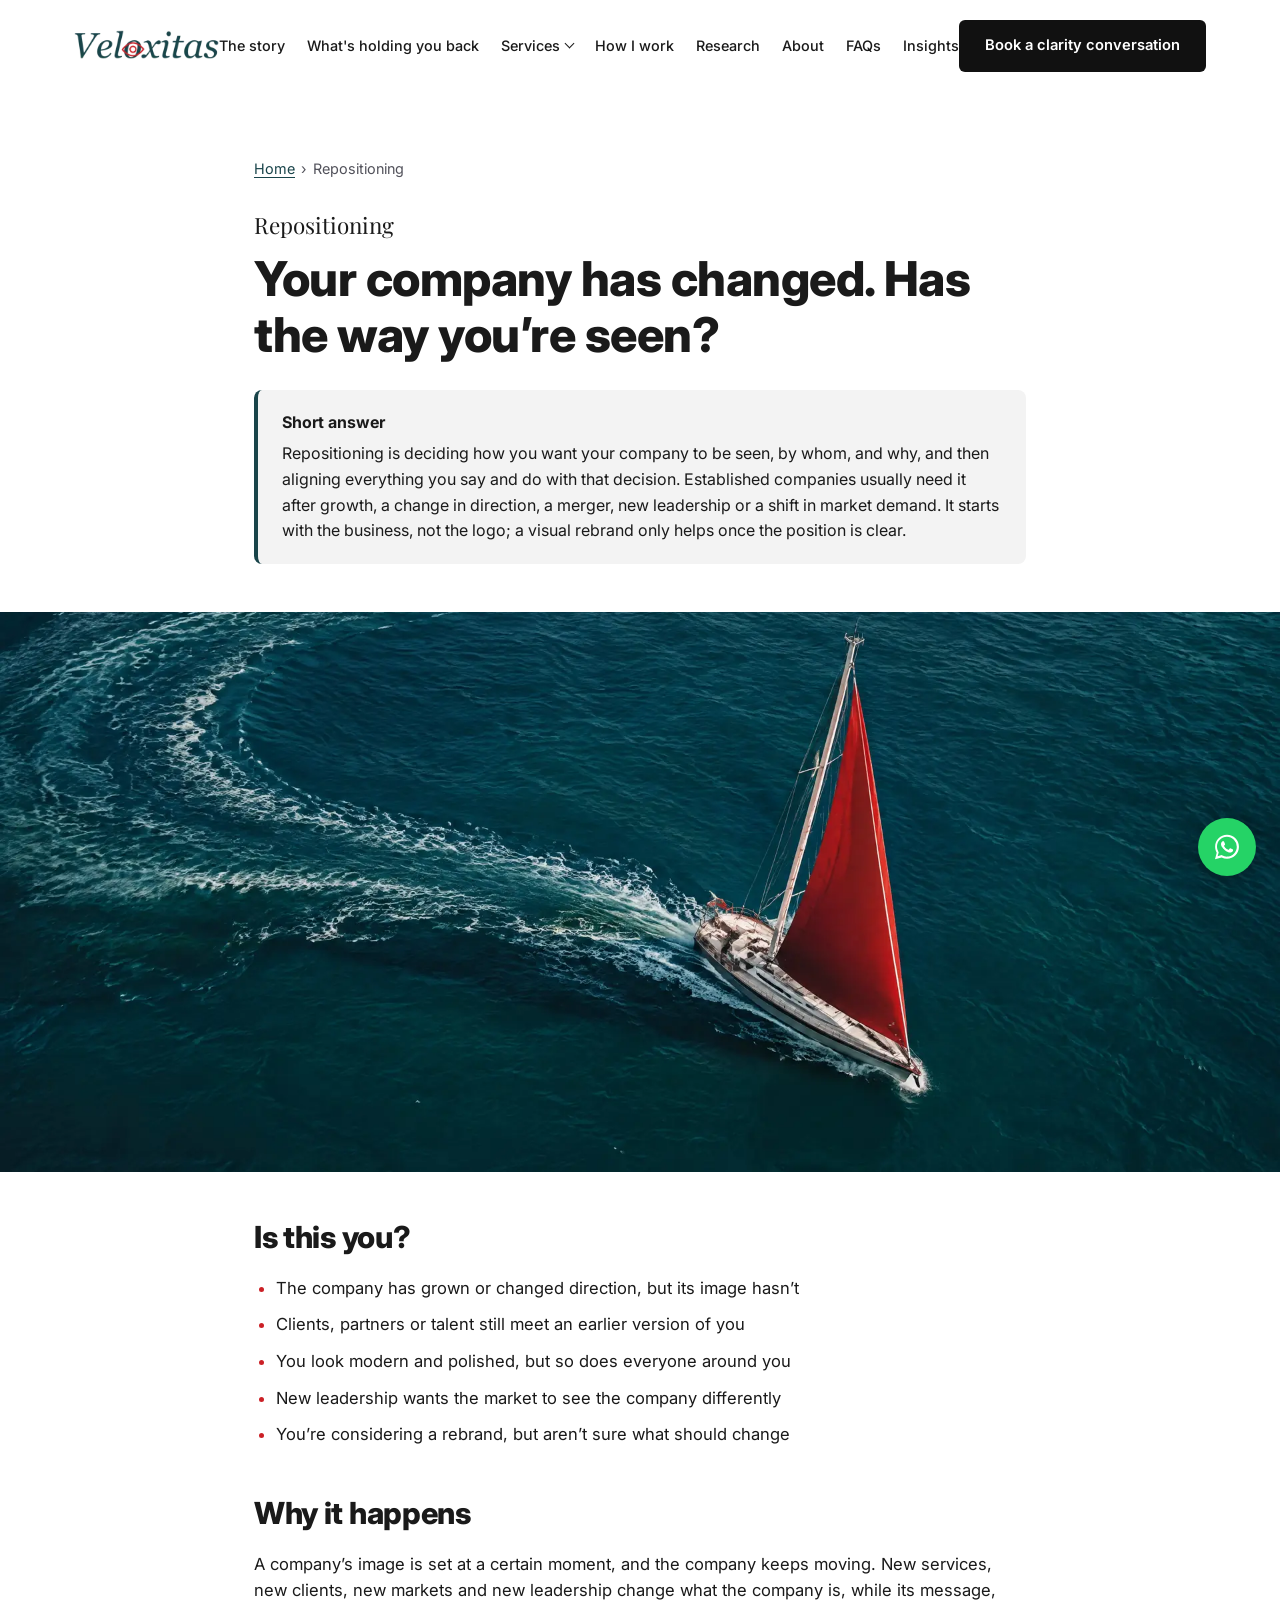
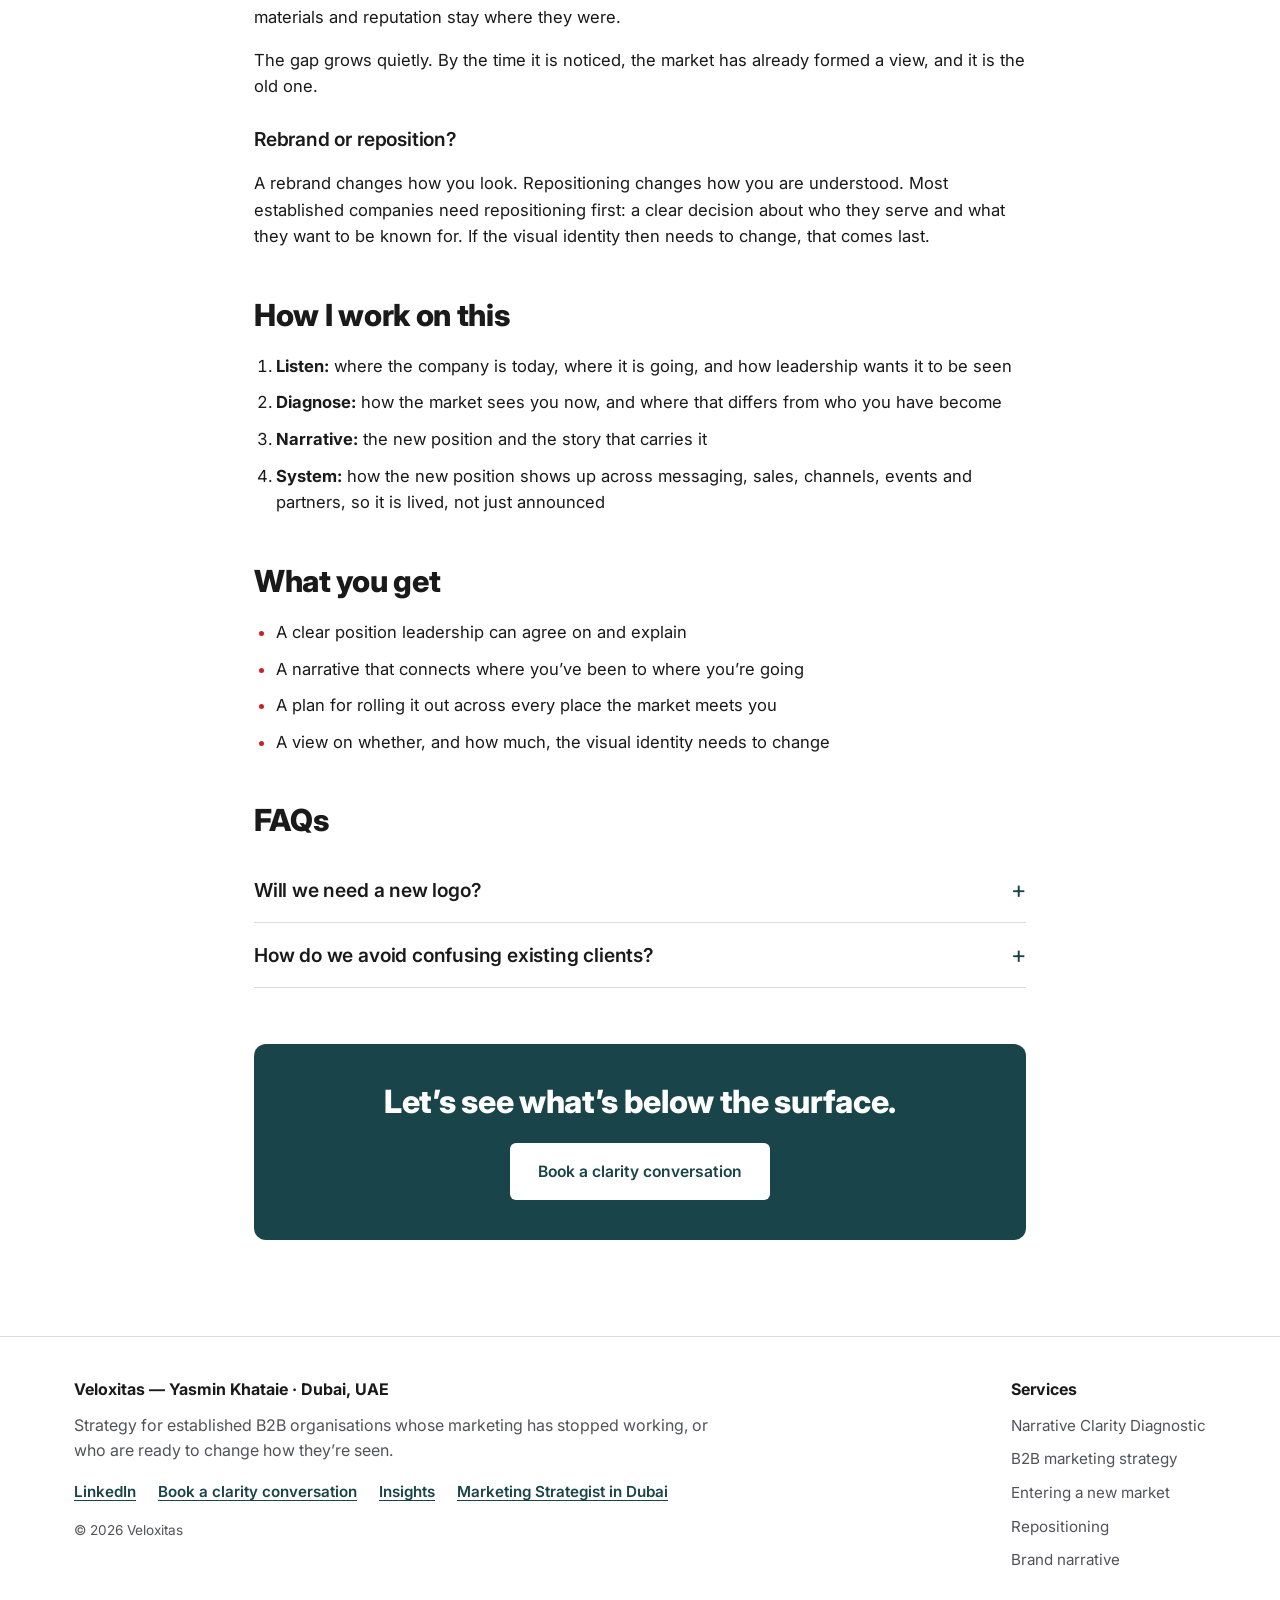
<file: repositioning/index.html>
<!DOCTYPE html>
<html lang="en">
<head>
<!-- generated by scripts/build.py -->
<meta charset="UTF-8">
<meta name="viewport" content="width=device-width, initial-scale=1.0">
<title>Repositioning for Established B2B Companies | Change How You&#x27;re Seen – Veloxitas</title>
<meta name="description" content="When your company has outgrown how it&#x27;s seen: repositioning for established B2B organisations after growth, a change in direction or a new strategy. By Yasmin Khataie, Dubai.">
<link rel="canonical" href="https://veloxitas.com/repositioning/">
<meta property="og:title" content="Repositioning for Established B2B Companies | Change How You&#x27;re Seen – Veloxitas">
<meta property="og:description" content="When your company has outgrown how it&#x27;s seen: repositioning for established B2B organisations after growth, a change in direction or a new strategy. By Yasmin Khataie, Dubai.">
<meta property="og:url" content="https://veloxitas.com/repositioning/">
<meta property="og:type" content="website">
<meta property="og:image" content="https://veloxitas.com/assets/hero-iceberg.jpg">
<meta name="twitter:card" content="summary_large_image">
<meta name="twitter:title" content="Repositioning for Established B2B Companies | Change How You&#x27;re Seen – Veloxitas">
<meta name="twitter:description" content="When your company has outgrown how it&#x27;s seen: repositioning for established B2B organisations after growth, a change in direction or a new strategy. By Yasmin Khataie, Dubai.">
<meta name="twitter:image" content="https://veloxitas.com/assets/hero-iceberg.jpg">
<script type="application/ld+json">
{
  "@context": "https://schema.org",
  "@type": "Service",
  "name": "Repositioning",
  "description": "Repositioning is deciding how you want your company to be seen, by whom, and why, and then aligning everything you say and do with that decision. Established companies usually need it after growth, a change in direction, a merger, new leadership or a shift in market demand. It starts with the business, not the logo; a visual rebrand only helps once the position is clear.",
  "provider": {
    "@id": "https://veloxitas.com/#org"
  },
  "areaServed": [
    "United Arab Emirates",
    "GCC",
    "Australia"
  ],
  "url": "https://veloxitas.com/repositioning/"
}
</script>
<script type="application/ld+json">
{
  "@context": "https://schema.org",
  "@type": "FAQPage",
  "mainEntity": [
    {
      "@type": "Question",
      "name": "Will we need a new logo?",
      "acceptedAnswer": {
        "@type": "Answer",
        "text": "Not necessarily. Many repositioning projects need a clearer story far more than a new look. If the visual identity holds the company back, I’ll say so, and that change comes after the position is clear."
      }
    },
    {
      "@type": "Question",
      "name": "How do we avoid confusing existing clients?",
      "acceptedAnswer": {
        "@type": "Answer",
        "text": "A good repositioning tells existing clients a story that makes sense to them: how the company has grown and what that means for them. Planning that story is part of the work."
      }
    }
  ]
}
</script>
<script type="application/ld+json">
{
  "@context": "https://schema.org",
  "@type": "BreadcrumbList",
  "itemListElement": [
    {
      "@type": "ListItem",
      "position": 1,
      "name": "Home",
      "item": "https://veloxitas.com/"
    },
    {
      "@type": "ListItem",
      "position": 2,
      "name": "Repositioning",
      "item": "https://veloxitas.com/repositioning/"
    }
  ]
}
</script>
<link rel="icon" href="/assets/favicon.svg" type="image/svg+xml">
<link rel="alternate" type="application/rss+xml" title="Veloxitas Insights" href="/insights/feed.xml">
<link rel="preconnect" href="https://fonts.googleapis.com">
<link rel="preconnect" href="https://fonts.gstatic.com" crossorigin>
<link href="https://fonts.googleapis.com/css2?family=Playfair+Display:ital,wght@0,500;0,600;1,500;1,600&family=Inter:wght@400;500;600;700;800&display=swap" rel="stylesheet">
<link rel="stylesheet" href="/styles.css">
</head>
<body>

<a class="skip-link" href="#main">Skip to content</a>

<div class="site-top">
  <header class="site-header">
    <div class="container header-inner">
      <a href="/" class="logo" aria-label="Veloxitas — home">
        <img src="/assets/logo-veloxitas.webp" alt="Veloxitas" class="logo-img" width="400" height="88">
      </a>
      <nav class="main-nav" aria-label="Main">
        <a href="/#story">The story</a>
        <a href="/#problems">What's holding you back</a>
        <div class="nav-dropdown">
          <button type="button" class="nav-dropdown-toggle" aria-expanded="false" aria-controls="services-menu">Services</button>
          <div class="nav-dropdown-menu" id="services-menu">
            <a href="/narrative-clarity-diagnostic/">Narrative Clarity Diagnostic</a>
            <a href="/b2b-marketing-strategy/">B2B marketing strategy</a>
            <a href="/new-market-positioning/">Entering a new market</a>
            <a href="/repositioning/">Repositioning</a>
            <a href="/b2b-brand-narrative/">Brand narrative</a>
          </div>
        </div>
        <a href="/#how-i-work">How I work</a>
        <a href="/#research">Research</a>
        <a href="/#about">About</a>
        <a href="/#faqs">FAQs</a>
        <a href="/insights/">Insights</a>
      </nav>
      <a href="https://calendly.com/yasmin-veloxitas" target="_blank" rel="noopener" class="btn btn-dark nav-cta">Book a clarity conversation</a>
      <button class="nav-toggle" aria-label="Toggle menu" aria-expanded="false" aria-controls="mobile-menu">
        <span></span><span></span><span></span>
      </button>
    </div>
    <nav class="mobile-menu" id="mobile-menu" aria-label="Main (mobile)">
      <a href="/#story">The story</a>
      <a href="/#problems">What's holding you back</a>
      <details class="mobile-services">
        <summary>Services</summary>
        <div class="mobile-services-list">
          <a href="/narrative-clarity-diagnostic/">Narrative Clarity Diagnostic</a>
          <a href="/b2b-marketing-strategy/">B2B marketing strategy</a>
          <a href="/new-market-positioning/">Entering a new market</a>
          <a href="/repositioning/">Repositioning</a>
          <a href="/b2b-brand-narrative/">Brand narrative</a>
        </div>
      </details>
      <a href="/#how-i-work">How I work</a>
      <a href="/#research">Research</a>
      <a href="/#about">About</a>
      <a href="/#faqs">FAQs</a>
      <a href="/insights/">Insights</a>
      <a href="https://calendly.com/yasmin-veloxitas" target="_blank" rel="noopener" class="btn btn-dark">Book a clarity conversation</a>
    </nav>
  </header>
</div>

<main id="main">

  <article class="service-page">
    <div class="container article-container">
      <nav class="breadcrumb" aria-label="Breadcrumb">
        <ol>
          <li><a href="/">Home</a></li>
          <li aria-current="page">Repositioning</li>
        </ol>
      </nav>

      <p class="eyebrow service-eyebrow">Repositioning</p>
      <h1>Your company has changed. Has the way you’re seen?</h1>

      <div class="short-answer">
        <p class="short-answer-label">Short answer</p>
        <p>Repositioning is deciding how you want your company to be seen, by whom, and why, and then aligning everything you say and do with that decision. Established companies usually need it after growth, a change in direction, a merger, new leadership or a shift in market demand. It starts with the business, not the logo; a visual rebrand only helps once the position is clear.</p>
      </div>
    </div>

    <div class="hero-image service-hero-image">
      <img src="/assets/service-repositioning.webp" alt="Aerial view of a sailboat with a red sail turning onto a new course, its wake curving behind it" width="1920" height="1086" loading="eager" decoding="async">
    </div>

    <div class="container article-container">
      <section class="service-section" aria-labelledby="is-this-you">
        <h2 id="is-this-you">Is this you?</h2>
        <ul class="service-list">
          <li>The company has grown or changed direction, but its image hasn’t</li>
          <li>Clients, partners or talent still meet an earlier version of you</li>
          <li>You look modern and polished, but so does everyone around you</li>
          <li>New leadership wants the market to see the company differently</li>
          <li>You’re considering a rebrand, but aren’t sure what should change</li>
        </ul>
      </section>

      <section class="service-section" aria-labelledby="why-it-happens">
        <h2 id="why-it-happens">Why it happens</h2>
        <p>A company’s image is set at a certain moment, and the company keeps moving. New services, new clients, new markets and new leadership change what the company is, while its message, materials and reputation stay where they were.</p>
        <p>The gap grows quietly. By the time it is noticed, the market has already formed a view, and it is the old one.</p>
        <h3>Rebrand or reposition?</h3>
        <p>A rebrand changes how you look. Repositioning changes how you are understood. Most established companies need repositioning first: a clear decision about who they serve and what they want to be known for. If the visual identity then needs to change, that comes last.</p>
      </section>

      <section class="service-section" aria-labelledby="how-i-work-on-this">
        <h2 id="how-i-work-on-this">How I work on this</h2>
        <ol class="steps-list">
          <li><strong>Listen:</strong> where the company is today, where it is going, and how leadership wants it to be seen</li>
          <li><strong>Diagnose:</strong> how the market sees you now, and where that differs from who you have become</li>
          <li><strong>Narrative:</strong> the new position and the story that carries it</li>
          <li><strong>System:</strong> how the new position shows up across messaging, sales, channels, events and partners, so it is lived, not just announced</li>
        </ol>
      </section>

      <section class="service-section" aria-labelledby="what-you-get">
        <h2 id="what-you-get">What you get</h2>
        <ul class="service-list">
          <li>A clear position leadership can agree on and explain</li>
          <li>A narrative that connects where you’ve been to where you’re going</li>
          <li>A plan for rolling it out across every place the market meets you</li>
          <li>A view on whether, and how much, the visual identity needs to change</li>
        </ul>
      </section>

      <section class="service-section" aria-labelledby="service-faqs">
        <h2 id="service-faqs">FAQs</h2>
        <details class="faq-accordion">
          <summary><h3>Will we need a new logo?</h3></summary>
          <p>Not necessarily. Many repositioning projects need a clearer story far more than a new look. If the visual identity holds the company back, I’ll say so, and that change comes after the position is clear.</p>
        </details>
        <details class="faq-accordion">
          <summary><h3>How do we avoid confusing existing clients?</h3></summary>
          <p>A good repositioning tells existing clients a story that makes sense to them: how the company has grown and what that means for them. Planning that story is part of the work.</p>
        </details>
      </section>

      <section class="service-cta">
        <h2>Let’s see what’s below the surface.</h2>
        <a href="https://calendly.com/yasmin-veloxitas" target="_blank" rel="noopener" class="btn btn-teal">Book a clarity conversation</a>
      </section>

    </div>
  </article>

</main>

<footer class="site-footer">
  <div class="container footer-inner">
    <div class="footer-main">
      <p class="footer-name">Veloxitas — Yasmin Khataie · Dubai, UAE</p>
      <p class="footer-tagline">Strategy for established B2B organisations whose marketing has stopped working, or who are ready to change how they&rsquo;re seen.</p>
      <nav class="footer-links" aria-label="Footer">
        <a href="https://www.linkedin.com/in/yasmin-khataie/" target="_blank" rel="noopener">LinkedIn</a>
        <a href="https://calendly.com/yasmin-veloxitas" target="_blank" rel="noopener">Book a clarity conversation</a>
        <a href="/insights/">Insights</a>
        <a href="/marketing-strategist-dubai">Marketing Strategist in Dubai</a>
      </nav>
      <p class="footer-copy">&copy; 2026 Veloxitas</p>
    </div>
    <nav class="footer-services" aria-labelledby="footer-services-title">
      <p class="footer-heading" id="footer-services-title">Services</p>
      <ul>
        <li><a href="/narrative-clarity-diagnostic/">Narrative Clarity Diagnostic</a></li>
        <li><a href="/b2b-marketing-strategy/">B2B marketing strategy</a></li>
        <li><a href="/new-market-positioning/">Entering a new market</a></li>
        <li><a href="/repositioning/">Repositioning</a></li>
        <li><a href="/b2b-brand-narrative/">Brand narrative</a></li>
      </ul>
    </nav>
  </div>
</footer>

<a class="whatsapp-button" href="https://wa.me/971501751192?text=Hi%20Yasmin%2C%20I%20found%20you%20through%20veloxitas.com%20and%20would%20like%20to%20talk%20about%20my%20company%27s%20marketing." target="_blank" rel="noopener" aria-label="Chat with Yasmin on WhatsApp">
  <svg viewBox="0 0 32 32" width="30" height="30" fill="currentColor" aria-hidden="true"><path d="M16.04 3C9.03 3 3.33 8.7 3.33 15.71c0 2.24.59 4.43 1.7 6.36L3.2 29l7.11-1.86a12.66 12.66 0 0 0 5.73 1.37h.01c7 0 12.7-5.7 12.7-12.71C28.75 8.7 23.05 3 16.04 3Zm0 23.36h-.01a10.55 10.55 0 0 1-5.38-1.47l-.39-.23-4.22 1.1 1.13-4.11-.25-.42a10.53 10.53 0 0 1-1.62-5.62c0-5.83 4.75-10.57 10.58-10.57 2.82 0 5.48 1.1 7.47 3.1a10.5 10.5 0 0 1 3.09 7.48c0 5.83-4.74 10.57-10.57 10.57Zm5.8-7.92c-.32-.16-1.88-.93-2.17-1.03-.29-.11-.5-.16-.71.16-.21.32-.82 1.03-1 1.24-.19.21-.37.24-.69.08-.32-.16-1.34-.49-2.55-1.57-.94-.84-1.58-1.88-1.76-2.2-.19-.32-.02-.49.14-.65.14-.14.32-.37.48-.56.16-.19.21-.32.32-.53.11-.21.05-.4-.03-.56-.08-.16-.71-1.71-.98-2.34-.26-.62-.52-.53-.71-.54h-.61c-.21 0-.56.08-.85.4-.29.32-1.11 1.09-1.11 2.65s1.14 3.08 1.3 3.29c.16.21 2.24 3.42 5.43 4.8.76.33 1.35.52 1.81.67.76.24 1.45.21 2 .13.61-.09 1.88-.77 2.14-1.51.27-.74.27-1.38.19-1.51-.08-.13-.29-.21-.61-.37Z"/></svg>
</a>

<script src="/script.js"></script>
</body>
</html>
</file>
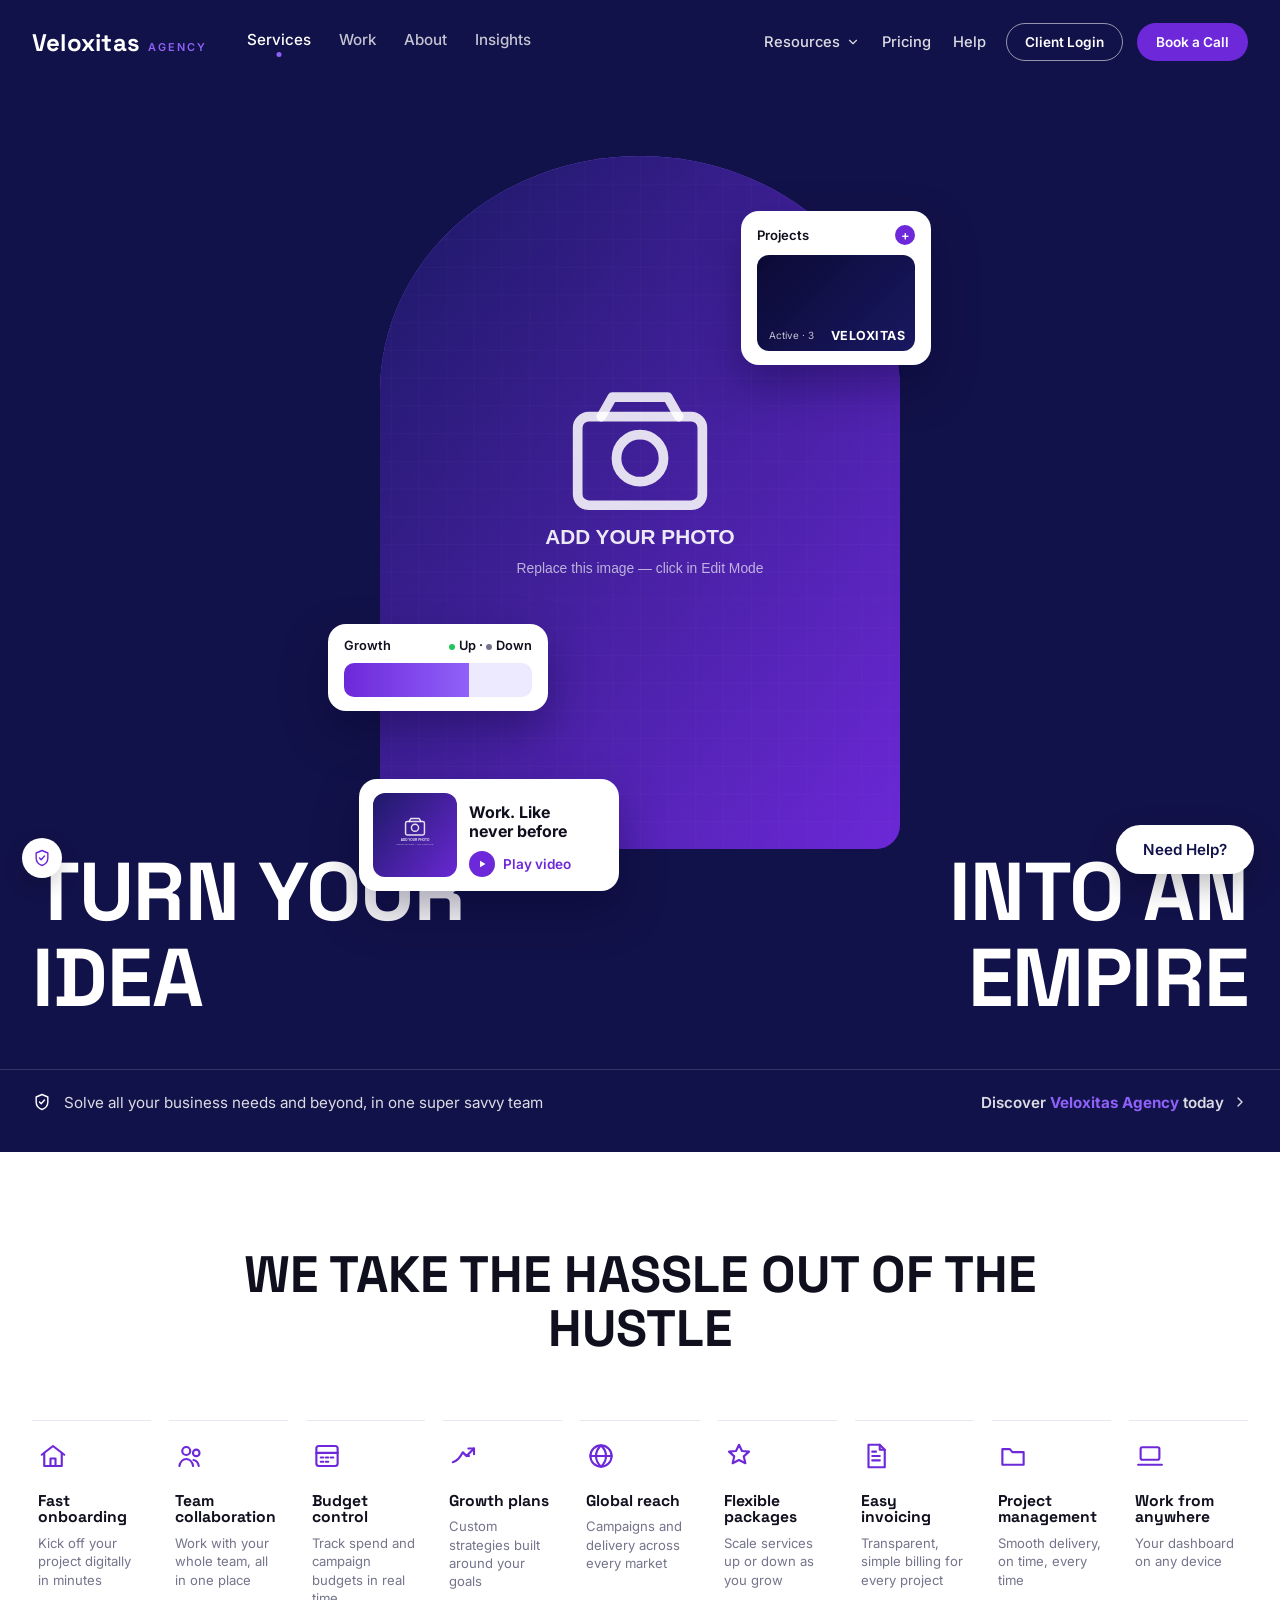
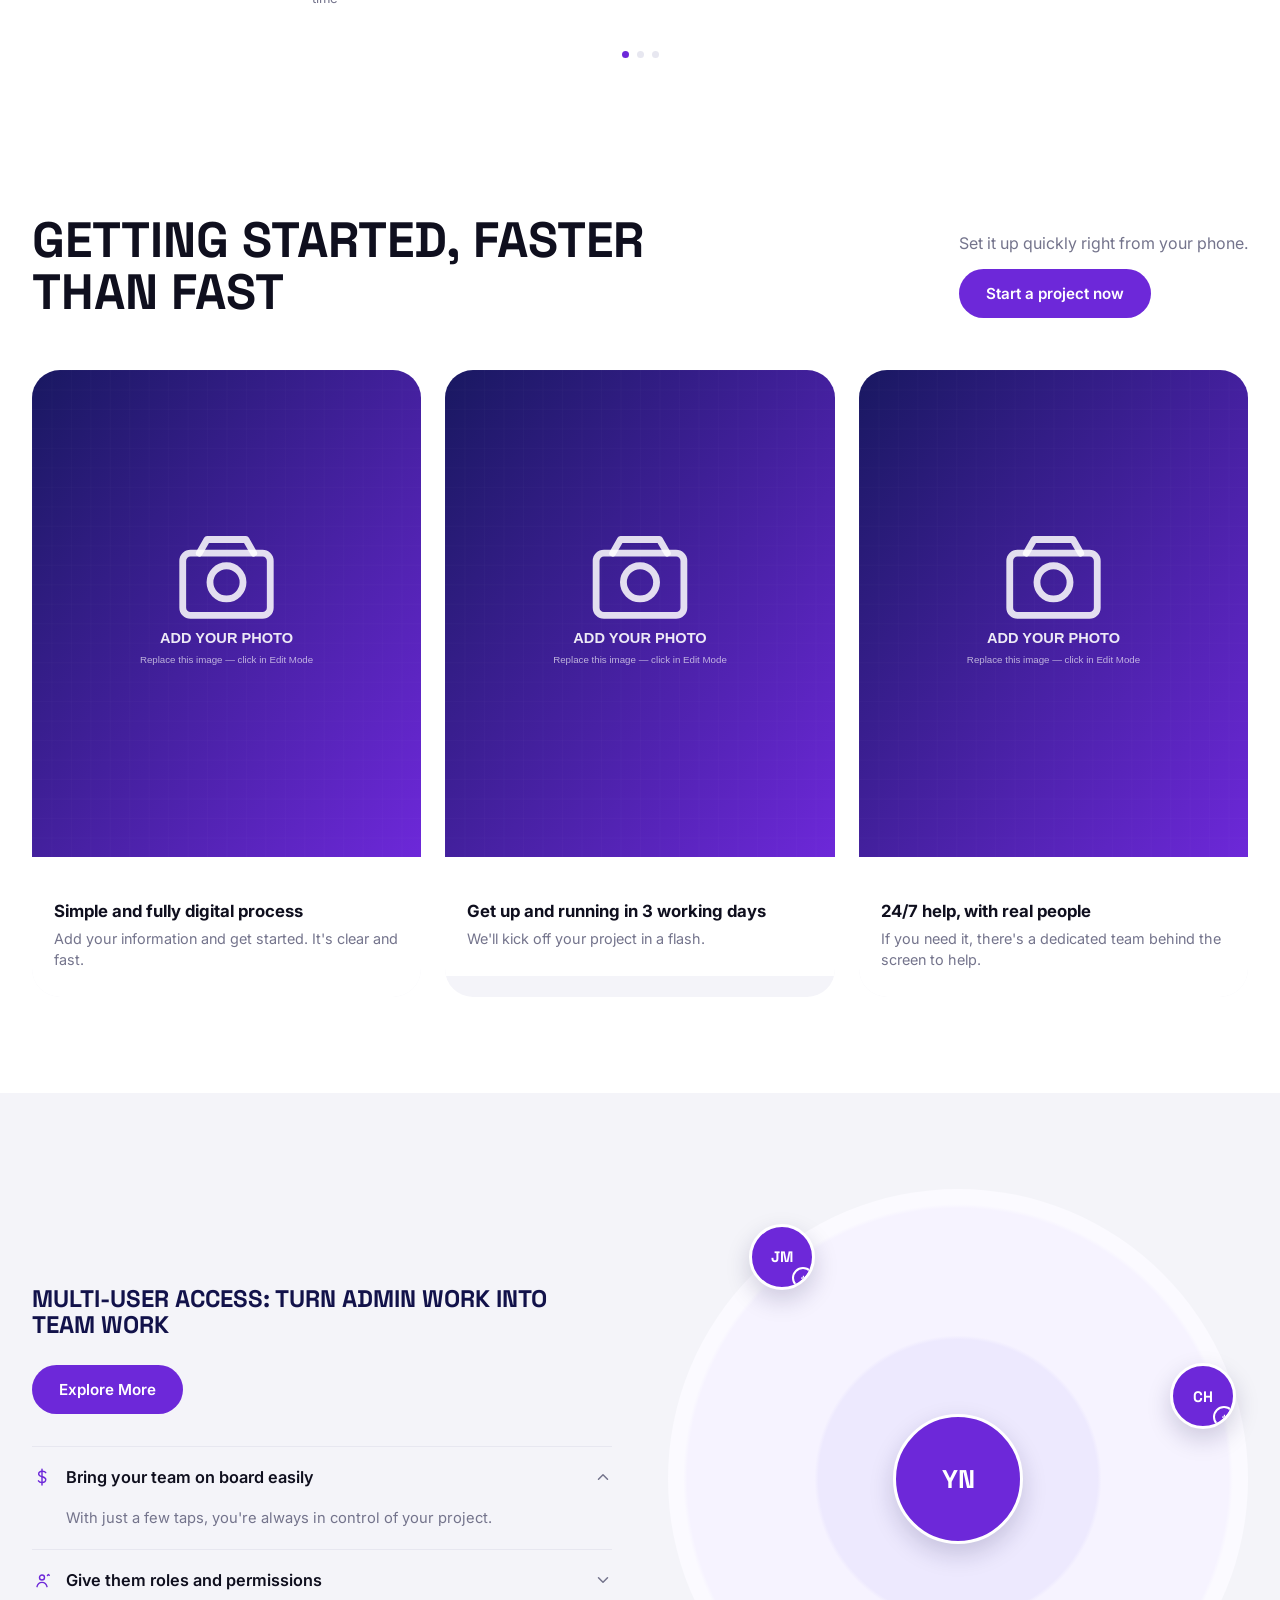
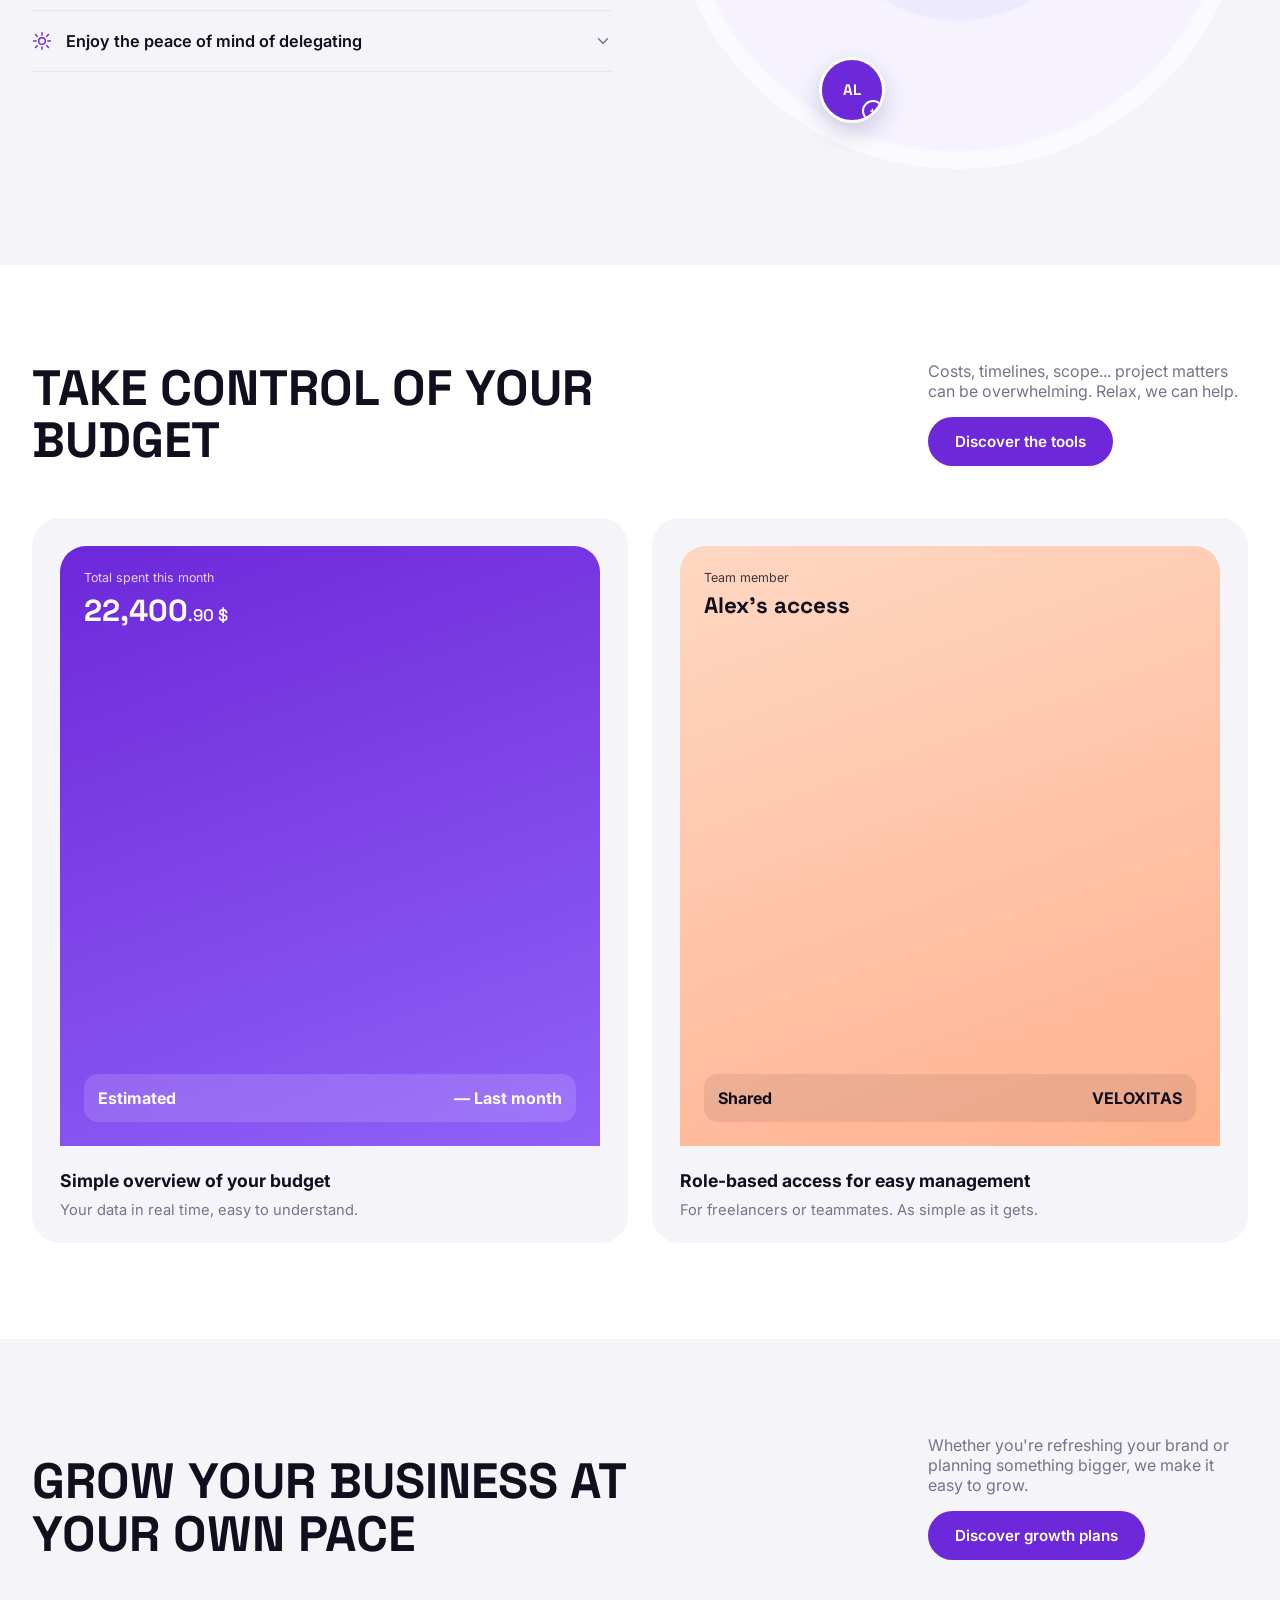
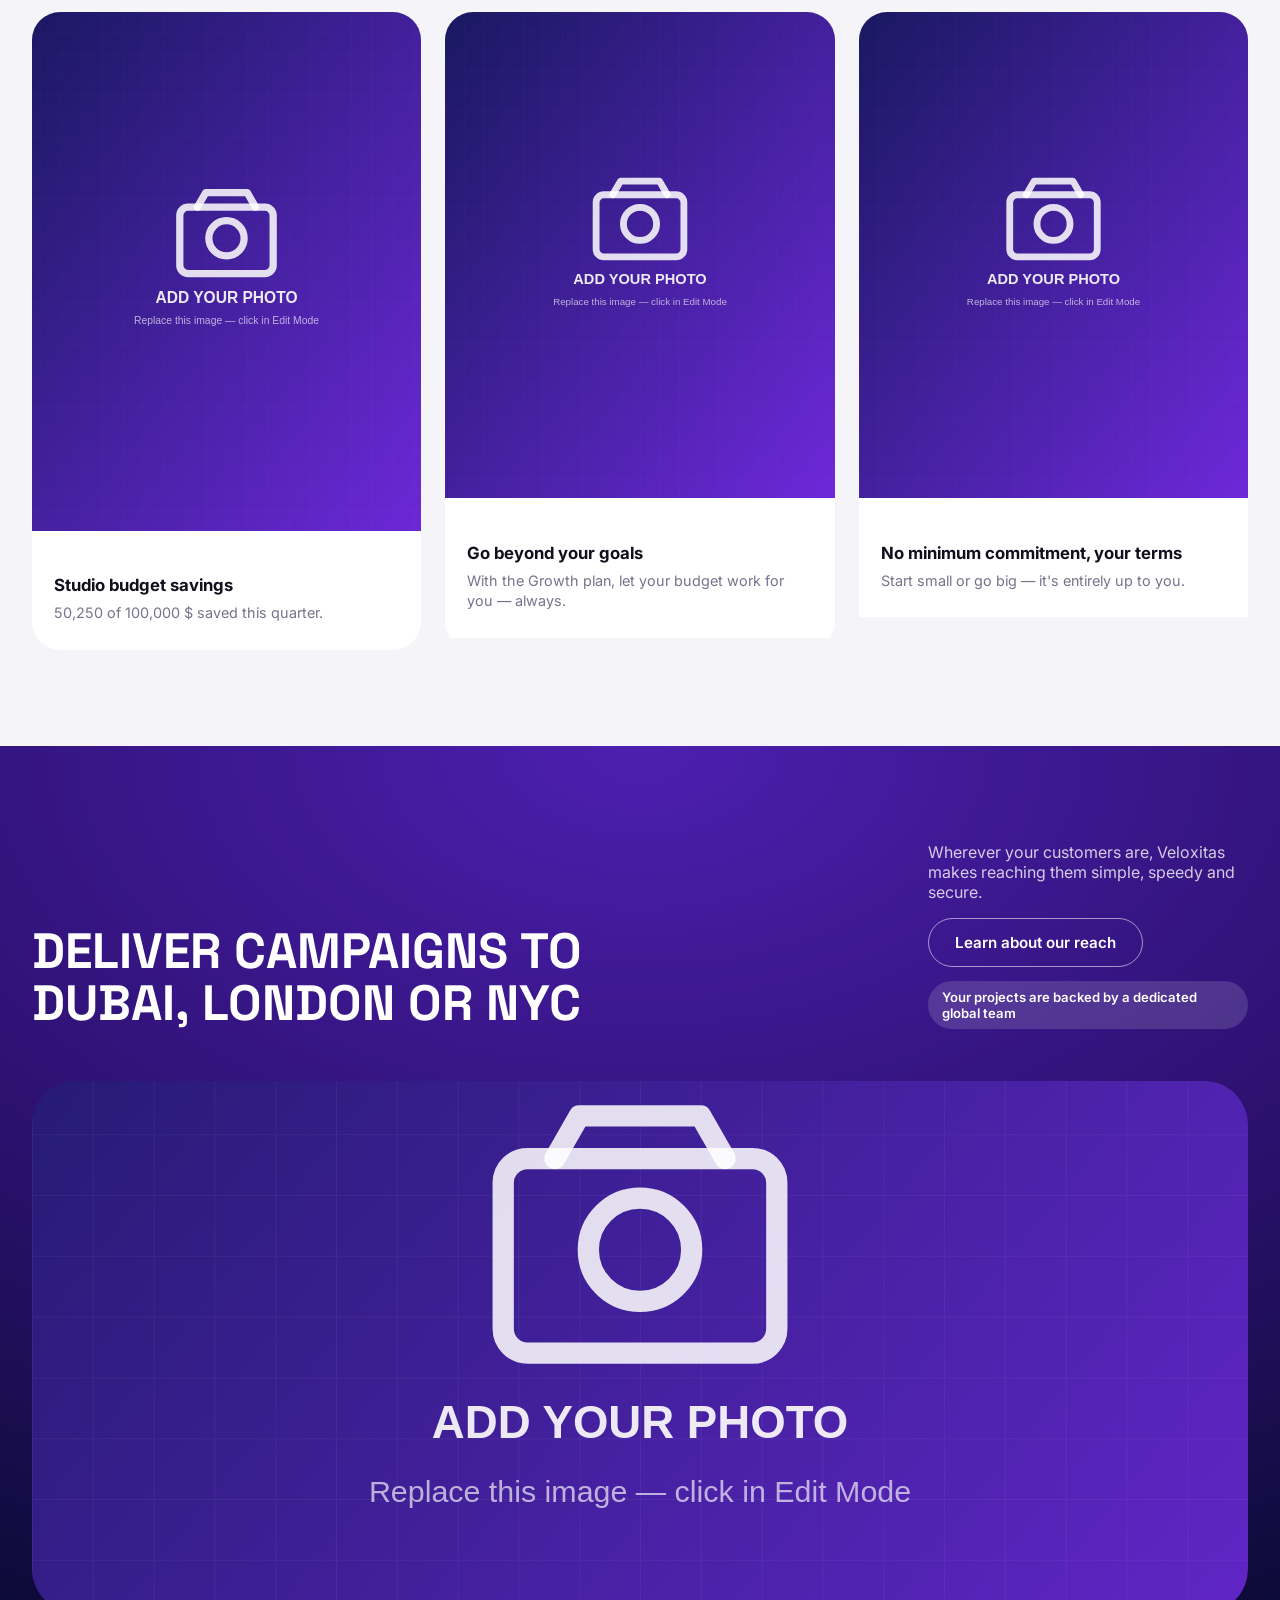
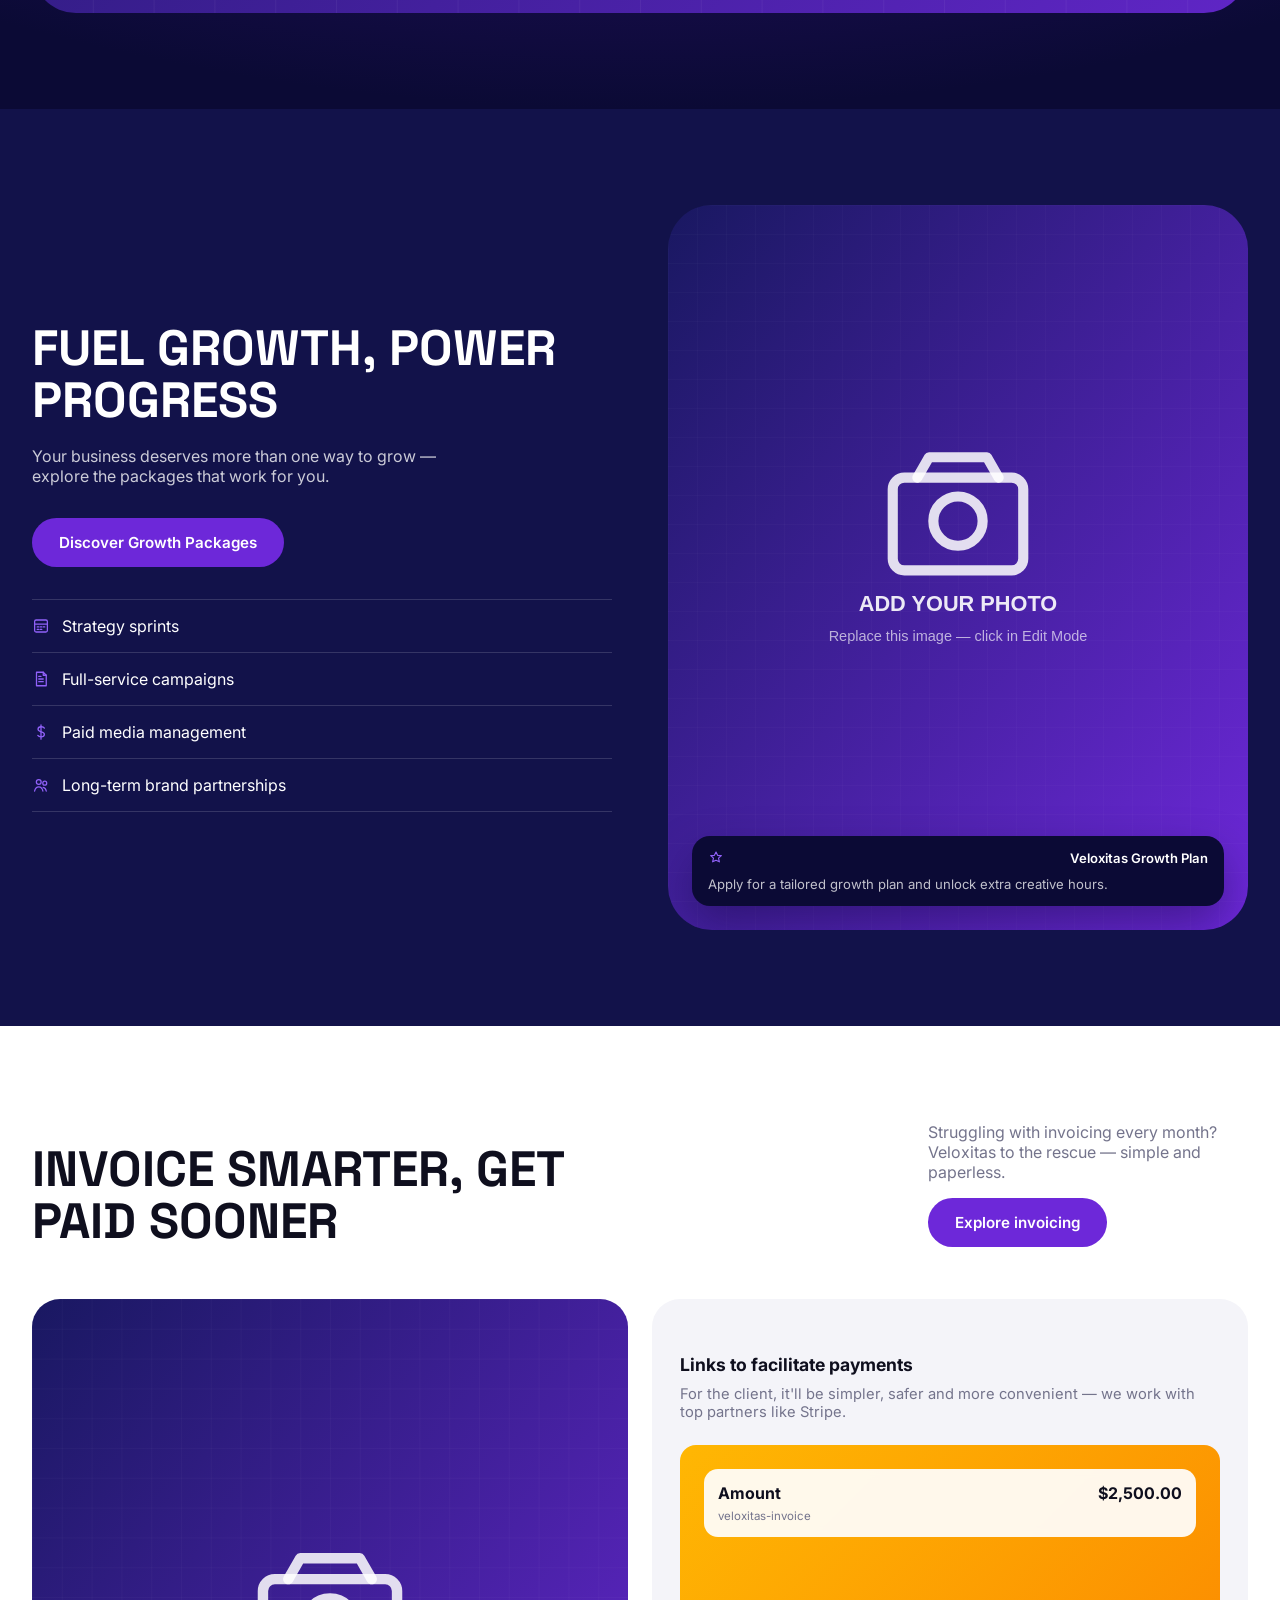
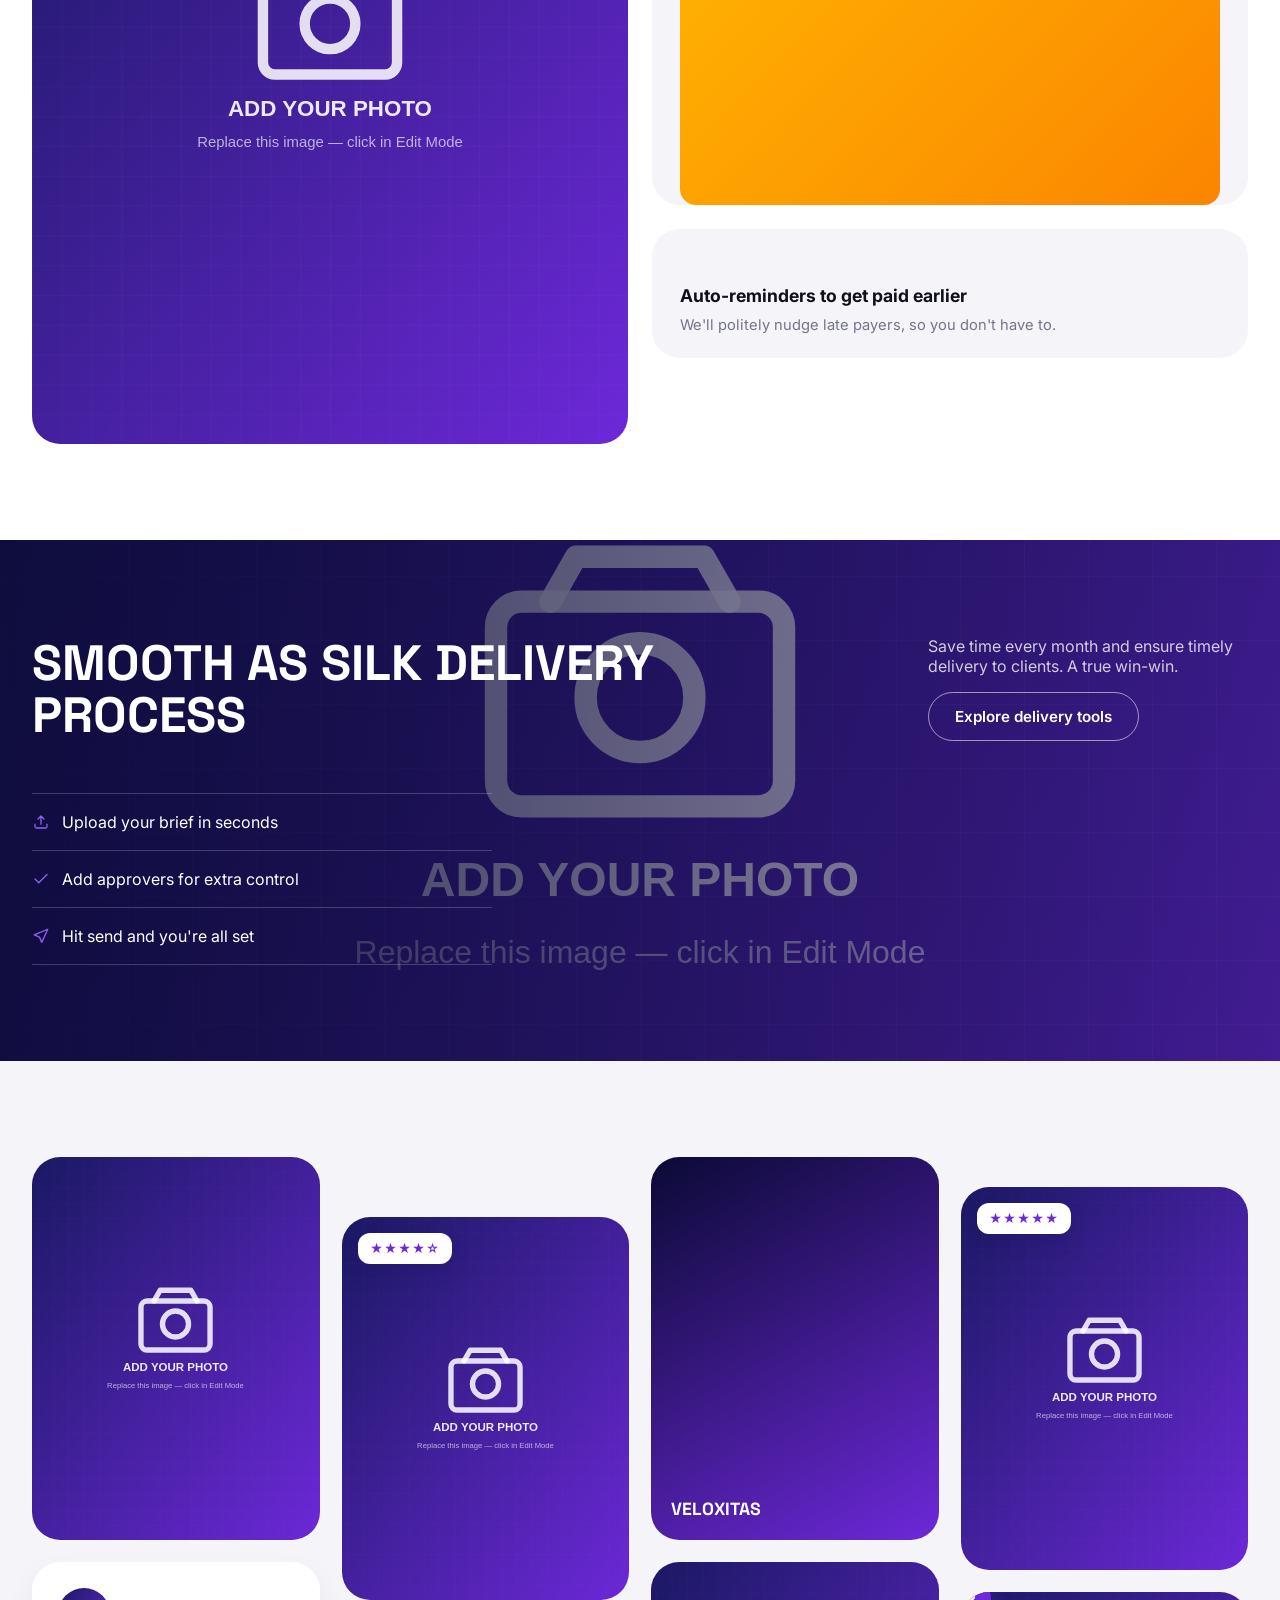
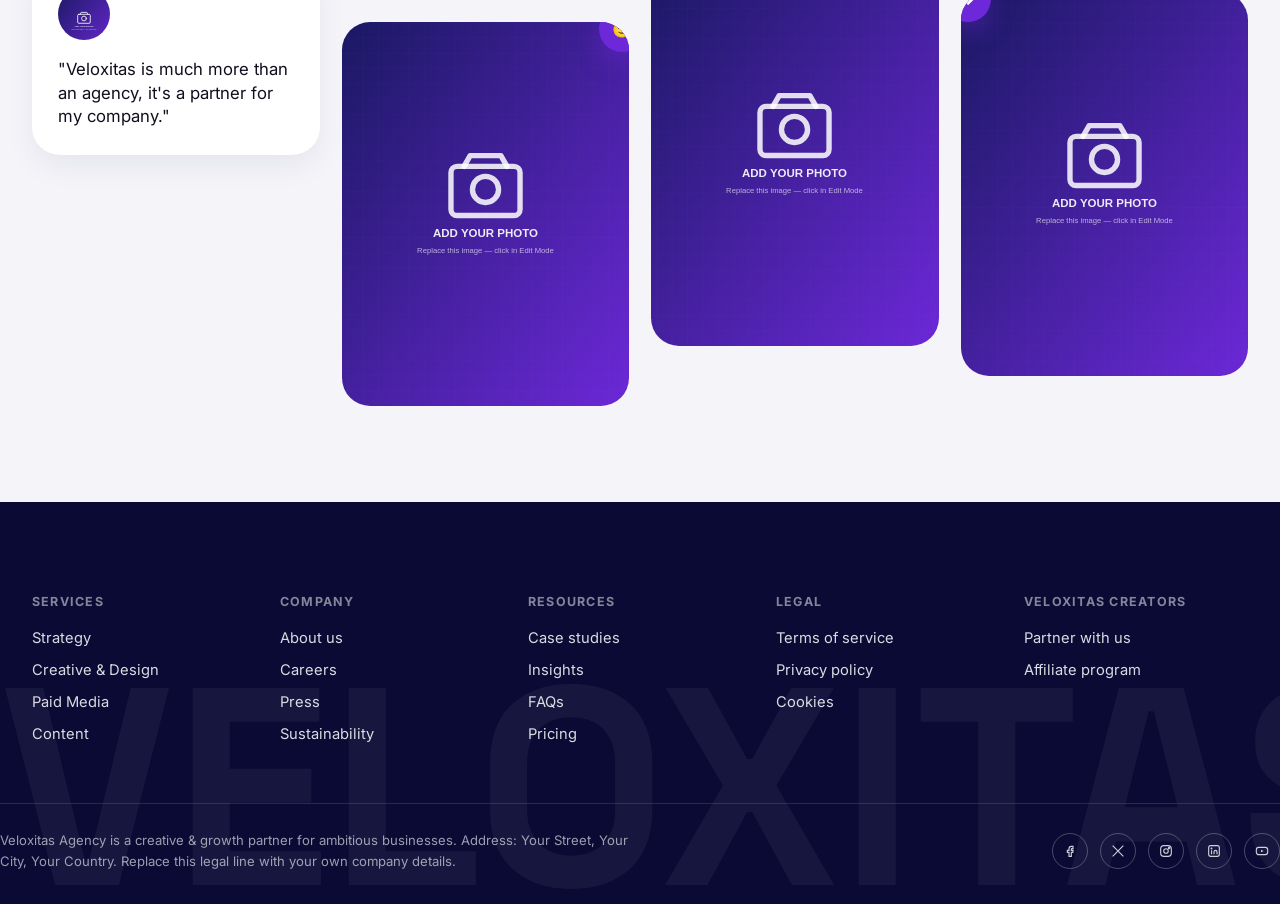
<file: veloxitas-agency/index.html>
<!DOCTYPE html>
<html lang="en">
<head>
<meta charset="UTF-8">
<meta name="viewport" content="width=device-width, initial-scale=1.0">
<title data-editable="text">Veloxitas Agency | Business</title>
<meta name="description" content="Veloxitas Agency — everything your business needs, all in one place.">
<link rel="icon" href="data:image/svg+xml,<svg xmlns=%22http://www.w3.org/2000/svg%22 viewBox=%220 0 32 32%22><rect width=%2232%22 height=%2232%22 rx=%228%22 fill=%22%236d28d9%22/><text x=%2216%22 y=%2222%22 font-family=%22Arial%22 font-weight=%22700%22 font-size=%2216%22 fill=%22white%22 text-anchor=%22middle%22>V</text></svg>">
<link rel="preconnect" href="https://fonts.googleapis.com">
<link rel="preconnect" href="https://fonts.gstatic.com" crossorigin>
<link href="https://fonts.googleapis.com/css2?family=Space+Grotesk:wght@500;600;700&family=Inter:wght@400;500;600;700&display=swap" rel="stylesheet">
<link rel="stylesheet" href="styles.css">
</head>
<body>

<!-- ============ ICON SPRITE (edit paths here to change icons everywhere) ============ -->
<svg style="display:none">
  <defs>
    <symbol id="i-home" viewBox="0 0 24 24" fill="none" stroke="currentColor" stroke-width="1.7" stroke-linecap="round" stroke-linejoin="round"><path d="M3 11l9-7 9 7"/><path d="M5 10v10h14V10"/><path d="M10 20v-6h4v6"/></symbol>
    <symbol id="i-team" viewBox="0 0 24 24" fill="none" stroke="currentColor" stroke-width="1.7" stroke-linecap="round" stroke-linejoin="round"><circle cx="9" cy="8" r="3.2"/><circle cx="17" cy="9.5" r="2.6"/><path d="M3.5 20c.7-3.6 3.2-5.6 5.5-5.6s4.8 2 5.5 5.6"/><path d="M14.8 15.2c1.8.2 3.6 1.7 4.2 4.8"/></symbol>
    <symbol id="i-budget" viewBox="0 0 24 24" fill="none" stroke="currentColor" stroke-width="1.7" stroke-linecap="round" stroke-linejoin="round"><rect x="3.5" y="4" width="17" height="16" rx="2"/><path d="M3.5 9.5h17"/><path d="M7 13.2h2M11 13.2h2M15 13.2h2M7 16.6h2M11 16.6h2"/></symbol>
    <symbol id="i-grow" viewBox="0 0 24 24" fill="none" stroke="currentColor" stroke-width="1.7" stroke-linecap="round" stroke-linejoin="round"><path d="M3 17c4-1 6-4 8-8 1.5 2 3 3 5 3"/><path d="M15.5 6h4.5v4.5"/><path d="M20 6l-6 6"/></symbol>
    <symbol id="i-globe" viewBox="0 0 24 24" fill="none" stroke="currentColor" stroke-width="1.7" stroke-linecap="round" stroke-linejoin="round"><circle cx="12" cy="12" r="8.5"/><path d="M3.5 12h17"/><path d="M12 3.5c2.6 2.4 4 5.3 4 8.5s-1.4 6.1-4 8.5c-2.6-2.4-4-5.3-4-8.5s1.4-6.1 4-8.5Z"/></symbol>
    <symbol id="i-flex" viewBox="0 0 24 24" fill="none" stroke="currentColor" stroke-width="1.7" stroke-linecap="round" stroke-linejoin="round"><path d="M12 3l2.4 5 5.6.5-4.2 3.8 1.3 5.5L12 15.2 6.9 17.8l1.3-5.5-4.2-3.8 5.6-.5Z"/></symbol>
    <symbol id="i-invoice" viewBox="0 0 24 24" fill="none" stroke="currentColor" stroke-width="1.7" stroke-linecap="round" stroke-linejoin="round"><path d="M6 3h9l4 4v14H6z"/><path d="M15 3v4h4"/><path d="M9 12h6M9 15.5h6M9 8.5h3"/></symbol>
    <symbol id="i-folder" viewBox="0 0 24 24" fill="none" stroke="currentColor" stroke-width="1.7" stroke-linecap="round" stroke-linejoin="round"><path d="M3.5 6.5h6l2 2.4h9V19h-17Z"/></symbol>
    <symbol id="i-laptop" viewBox="0 0 24 24" fill="none" stroke="currentColor" stroke-width="1.7" stroke-linecap="round" stroke-linejoin="round"><rect x="4.5" y="5" width="15" height="10" rx="1.4"/><path d="M2.5 19h19"/></symbol>
    <symbol id="i-chev" viewBox="0 0 24 24" fill="none" stroke="currentColor" stroke-width="2" stroke-linecap="round" stroke-linejoin="round"><path d="M6 9l6 6 6-6"/></symbol>
    <symbol id="i-play" viewBox="0 0 24 24" fill="none"><path d="M8 5.5v13l11-6.5Z" fill="currentColor"/></symbol>
    <symbol id="i-dollar" viewBox="0 0 24 24" fill="none" stroke="currentColor" stroke-width="1.7" stroke-linecap="round" stroke-linejoin="round"><path d="M12 2.5v19"/><path d="M16.5 6.8c-.6-1-2-1.8-4-1.8-2.6 0-4.5 1.4-4.5 3.4 0 4.4 8.5 2.3 8.5 6.6 0 2-2 3.5-4.5 3.5-2 0-3.6-.8-4.3-1.9"/></symbol>
    <symbol id="i-shield" viewBox="0 0 24 24" fill="none" stroke="currentColor" stroke-width="1.7" stroke-linecap="round" stroke-linejoin="round"><path d="M12 3l7 3v6c0 4.6-3 7.6-7 9-4-1.4-7-4.4-7-9V6Z"/><path d="M9 12l2 2 4-4.5"/></symbol>
    <symbol id="i-permit" viewBox="0 0 24 24" fill="none" stroke="currentColor" stroke-width="1.7" stroke-linecap="round" stroke-linejoin="round"><circle cx="12" cy="9" r="3"/><path d="M6 20c.8-3.4 2.9-5.2 6-5.2s5.2 1.8 6 5.2"/><path d="M18.5 6.5l1.2-1.2M19.7 5.3l1 1"/></symbol>
    <symbol id="i-relax" viewBox="0 0 24 24" fill="none" stroke="currentColor" stroke-width="1.7" stroke-linecap="round" stroke-linejoin="round"><circle cx="12" cy="12" r="4"/><path d="M12 2v3M12 19v3M4.2 4.2l2.1 2.1M17.7 17.7l2.1 2.1M2 12h3M19 12h3M4.2 19.8l2.1-2.1M17.7 6.3l2.1-2.1"/></symbol>
    <symbol id="i-upload" viewBox="0 0 24 24" fill="none" stroke="currentColor" stroke-width="1.7" stroke-linecap="round" stroke-linejoin="round"><path d="M12 15V4M8 8l4-4 4 4"/><path d="M4 15v3a2 2 0 002 2h12a2 2 0 002-2v-3"/></symbol>
    <symbol id="i-approve" viewBox="0 0 24 24" fill="none" stroke="currentColor" stroke-width="1.7" stroke-linecap="round" stroke-linejoin="round"><path d="M4 12l5 5L20 6"/></symbol>
    <symbol id="i-send" viewBox="0 0 24 24" fill="none" stroke="currentColor" stroke-width="1.7" stroke-linecap="round" stroke-linejoin="round"><path d="M21 3L3 10.5l7 3 3 7Z"/></symbol>
    <symbol id="i-star" viewBox="0 0 24 24" fill="currentColor"><path d="M12 2.5l3 6.2 6.7.9-4.9 4.7 1.2 6.7L12 17.8l-6 3.2 1.2-6.7-4.9-4.7 6.7-.9Z"/></symbol>
  </defs>
</svg>

<a class="skip-link" href="#main">Skip to content</a>

<!-- ============ EDIT MODE BANNER ============ -->
<div class="edit-banner">حالت ویرایش فعاله — روی متن‌ها کلیک کن و تایپ کن، روی عکس‌ها کلیک کن تا عوضشون کنی</div>

<!-- ============ HEADER ============ -->
<header class="site-header">
  <div class="container header-inner">
    <a href="#top" class="logo">
      <span class="logo-word" data-editable="text">Veloxitas</span>
      <span class="logo-sub" data-editable="text">Agency</span>
    </a>
    <nav class="main-nav" aria-label="Primary">
      <a href="#services" class="active" data-editable="text">Services</a>
      <a href="#work" data-editable="text">Work</a>
      <a href="#about" data-editable="text">About</a>
      <a href="#insights" data-editable="text">Insights</a>
    </nav>
    <div class="header-actions">
      <div class="header-links">
        <span class="nav-more" data-editable="text">Resources <svg width="14" height="14" viewBox="0 0 24 24"><use href="#i-chev"/></svg></span>
        <a href="#pricing" data-editable="text">Pricing</a>
        <a href="#help" data-editable="text">Help</a>
      </div>
      <a href="#login" class="btn btn-outline-light btn-sm" data-editable="text">Client Login</a>
      <a href="#contact" class="btn btn-primary btn-sm" data-editable="text">Book a Call</a>
    </div>
    <button class="nav-toggle" aria-label="Toggle menu" aria-expanded="false" aria-controls="mobile-menu">
      <span></span><span></span><span></span>
    </button>
  </div>
  <div class="mobile-menu" id="mobile-menu">
    <a href="#services">Services</a>
    <a href="#work">Work</a>
    <a href="#about">About</a>
    <a href="#insights">Insights</a>
    <a href="#pricing">Pricing</a>
    <a href="#help">Help</a>
    <a href="#login" class="btn btn-outline-light">Client Login</a>
    <a href="#contact" class="btn btn-primary">Book a Call</a>
  </div>
</header>

<main id="main">

  <!-- ============ HERO ============ -->
  <section class="hero" id="top">
    <div class="container hero-grid">
      <h1 class="hero-line1" data-editable="text">TURN YOUR<br>IDEA</h1>
      <h1 class="hero-line2" data-editable="text">INTO AN<br>EMPIRE</h1>

      <div class="hero-portrait-wrap">
        <div class="hero-portrait img-edit-wrap">
          <img src="assets/placeholder.svg" alt="Founder portrait" data-editable="image">
        </div>

        <div class="float-card card-top">
          <div class="fc-title"><span data-editable="text">Projects</span><span class="fc-plus">+</span></div>
          <div class="fc-visual">
            <span class="fc-tier" data-editable="text">Active · 3</span>
            <span class="fc-brand" data-editable="text">VELOXITAS</span>
          </div>
        </div>

        <div class="float-card card-mid">
          <div class="fc-stat-title"><span data-editable="text">Growth</span><span><span class="fc-dot in"></span><span data-editable="text">Up</span> · <span class="fc-dot out"></span><span data-editable="text">Down</span></span></div>
          <div class="fc-bar"><span></span><span></span></div>
        </div>

        <div class="video-card">
          <div class="video-thumb img-edit-wrap">
            <img src="assets/placeholder.svg" alt="Client at work" data-editable="image">
          </div>
          <div>
            <p class="vc-text" data-editable="text">Work. Like<br>never before</p>
            <span class="play-row"><span class="play-btn"><svg width="12" height="12"><use href="#i-play"/></svg></span> <span data-editable="text">Play video</span></span>
          </div>
        </div>
      </div>
    </div>

    <div class="container hero-footer">
      <div class="trust">
        <svg width="20" height="20" style="color:#fff"><use href="#i-shield"/></svg>
        <span data-editable="text">Solve all your business needs and beyond, in one super savvy team</span>
      </div>
      <div class="discover">
        <span data-editable="text">Discover <strong>Veloxitas Agency</strong> today</span>
        <svg width="16" height="16" style="transform:rotate(-90deg)"><use href="#i-chev"/></svg>
      </div>
    </div>
  </section>

  <!-- ============ FEATURE STRIP (9 icons) ============ -->
  <section class="feature-strip" id="services">
    <div class="container">
      <h2 data-editable="text">WE TAKE THE HASSLE OUT OF THE HUSTLE</h2>
      <div class="feature-row">
        <div class="feature-item"><svg><use href="#i-home"/></svg><h3 data-editable="text">Fast onboarding</h3><p data-editable="text">Kick off your project digitally in minutes</p></div>
        <div class="feature-item"><svg><use href="#i-team"/></svg><h3 data-editable="text">Team collaboration</h3><p data-editable="text">Work with your whole team, all in one place</p></div>
        <div class="feature-item"><svg><use href="#i-budget"/></svg><h3 data-editable="text">Budget control</h3><p data-editable="text">Track spend and campaign budgets in real time</p></div>
        <div class="feature-item"><svg><use href="#i-grow"/></svg><h3 data-editable="text">Growth plans</h3><p data-editable="text">Custom strategies built around your goals</p></div>
        <div class="feature-item"><svg><use href="#i-globe"/></svg><h3 data-editable="text">Global reach</h3><p data-editable="text">Campaigns and delivery across every market</p></div>
        <div class="feature-item"><svg><use href="#i-flex"/></svg><h3 data-editable="text">Flexible packages</h3><p data-editable="text">Scale services up or down as you grow</p></div>
        <div class="feature-item"><svg><use href="#i-invoice"/></svg><h3 data-editable="text">Easy invoicing</h3><p data-editable="text">Transparent, simple billing for every project</p></div>
        <div class="feature-item"><svg><use href="#i-folder"/></svg><h3 data-editable="text">Project management</h3><p data-editable="text">Smooth delivery, on time, every time</p></div>
        <div class="feature-item"><svg><use href="#i-laptop"/></svg><h3 data-editable="text">Work from anywhere</h3><p data-editable="text">Your dashboard on any device</p></div>
      </div>
      <div class="strip-dots"><span class="active"></span><span></span><span></span></div>
    </div>
  </section>

  <!-- ============ ONBOARDING (3 image cards) ============ -->
  <section class="split-section reveal" id="onboarding">
    <div class="container">
      <div class="split-head">
        <h2 data-editable="text">GETTING STARTED, FASTER THAN FAST</h2>
        <div class="split-note">
          <p data-editable="text">Set it up quickly right from your phone.</p>
          <a href="#contact" class="btn btn-primary" data-editable="text">Start a project now</a>
        </div>
      </div>
      <div class="card-row-3">
        <article class="media-card">
          <div class="media-frame img-edit-wrap"><img src="assets/placeholder.svg" alt="Simple digital process" data-editable="image"></div>
          <div class="media-caption"><h4 data-editable="text">Simple and fully digital process</h4><p data-editable="text">Add your information and get started. It's clear and fast.</p></div>
        </article>
        <article class="media-card">
          <div class="media-frame img-edit-wrap"><img src="assets/placeholder.svg" alt="Up and running fast" data-editable="image"></div>
          <div class="media-caption"><h4 data-editable="text">Get up and running in 3 working days</h4><p data-editable="text">We'll kick off your project in a flash.</p></div>
        </article>
        <article class="media-card">
          <div class="media-frame img-edit-wrap"><img src="assets/placeholder.svg" alt="24/7 human support" data-editable="image"></div>
          <div class="media-caption"><h4 data-editable="text">24/7 help, with real people</h4><p data-editable="text">If you need it, there's a dedicated team behind the screen to help.</p></div>
        </article>
      </div>
    </div>
  </section>

  <!-- ============ MULTI-USER ACCESS (accordion + rings) ============ -->
  <section class="split-section reveal" id="team" style="background:var(--gray-100)">
    <div class="container accordion-split">
      <div class="accordion-copy">
        <h2 data-editable="text">MULTI-USER ACCESS: TURN ADMIN WORK INTO TEAM WORK</h2>
        <a href="#contact" class="btn btn-primary" data-editable="text">Explore More</a>
        <div class="accordion-list" style="margin-top:32px">
          <div class="accordion-item open">
            <button class="accordion-trigger" type="button">
              <svg class="leading"><use href="#i-dollar"/></svg>
              <span data-editable="text">Bring your team on board easily</span>
              <svg class="chev"><use href="#i-chev"/></svg>
            </button>
            <div class="accordion-panel"><p data-editable="text">With just a few taps, you're always in control of your project.</p></div>
          </div>
          <div class="accordion-item">
            <button class="accordion-trigger" type="button">
              <svg class="leading"><use href="#i-permit"/></svg>
              <span data-editable="text">Give them roles and permissions</span>
              <svg class="chev"><use href="#i-chev"/></svg>
            </button>
            <div class="accordion-panel"><p data-editable="text">Decide exactly who can view, edit or approve each piece of work.</p></div>
          </div>
          <div class="accordion-item">
            <button class="accordion-trigger" type="button">
              <svg class="leading"><use href="#i-relax"/></svg>
              <span data-editable="text">Enjoy the peace of mind of delegating</span>
              <svg class="chev"><use href="#i-chev"/></svg>
            </button>
            <div class="accordion-panel"><p data-editable="text">Hand off tasks to teammates and trust it'll get done right.</p></div>
          </div>
        </div>
      </div>
      <div class="rings-graphic">
        <div class="avatar avatar-owner"><span data-editable="text">YN</span><span class="avatar-label" data-editable="text">Your Name<span class="avatar-role" data-editable="text">Owner</span></span></div>
        <div class="avatar avatar-sm avatar-a"><span data-editable="text">JM</span><span class="avatar-tag" data-editable="text">Jamal</span><span class="avatar-badge">+</span></div>
        <div class="avatar avatar-sm avatar-b"><span data-editable="text">CH</span><span class="avatar-tag" data-editable="text">Christine</span><span class="avatar-badge">+</span></div>
        <div class="avatar avatar-sm avatar-c"><span data-editable="text">AL</span><span class="avatar-tag" data-editable="text">Alex</span><span class="avatar-badge">+</span></div>
      </div>
    </div>
  </section>

  <!-- ============ BUDGET CONTROL (2 phone mockups) ============ -->
  <section class="split-section reveal" id="budget">
    <div class="container">
      <div class="split-head">
        <h2 data-editable="text">TAKE CONTROL OF YOUR BUDGET</h2>
        <div class="split-note">
          <p data-editable="text">Costs, timelines, scope... project matters can be overwhelming. Relax, we can help.</p>
          <a href="#contact" class="btn btn-primary" data-editable="text">Discover the tools</a>
        </div>
      </div>
      <div class="card-row-2">
        <div class="phone-card">
          <div class="phone-mock">
            <div class="pm-label" data-editable="text">Total spent this month</div>
            <div class="pm-amount" data-editable="text">22,400<span>.90 $</span></div>
            <div class="pm-card"><div class="pm-card-visa"><span data-editable="text">Estimated</span><span data-editable="text">— Last month</span></div></div>
          </div>
          <div class="pc-caption"><h4 data-editable="text">Simple overview of your budget</h4><p data-editable="text">Your data in real time, easy to understand.</p></div>
        </div>
        <div class="phone-card">
          <div class="phone-mock alt">
            <div class="pm-label" data-editable="text">Team member</div>
            <div class="pm-amount" style="font-size:1.4rem" data-editable="text">Alex's access</div>
            <div class="pm-card"><div class="pm-card-visa"><span data-editable="text">Shared</span><span data-editable="text">VELOXITAS</span></div></div>
          </div>
          <div class="pc-caption"><h4 data-editable="text">Role-based access for easy management</h4><p data-editable="text">For freelancers or teammates. As simple as it gets.</p></div>
        </div>
      </div>
    </div>
  </section>

  <!-- ============ GROWTH / SAVINGS (masonry image grid) ============ -->
  <section class="split-section reveal" id="growth" style="background:var(--gray-100)">
    <div class="container">
      <div class="split-head">
        <h2 data-editable="text">GROW YOUR BUSINESS AT YOUR OWN PACE</h2>
        <div class="split-note">
          <p data-editable="text">Whether you're refreshing your brand or planning something bigger, we make it easy to grow.</p>
          <a href="#contact" class="btn btn-primary" data-editable="text">Discover growth plans</a>
        </div>
      </div>
      <div class="card-row-3">
        <article class="media-card" style="grid-column: span 1">
          <div class="media-frame img-edit-wrap" style="aspect-ratio:3/4"><img src="assets/placeholder.svg" alt="Office space" data-editable="image"></div>
          <div class="media-caption"><h4 data-editable="text">Studio budget savings</h4><p data-editable="text">50,250 of 100,000 $ saved this quarter.</p></div>
        </article>
        <article class="media-card">
          <div class="media-frame img-edit-wrap"><img src="assets/placeholder.svg" alt="Team working together" data-editable="image"></div>
          <div class="media-caption"><h4 data-editable="text">Go beyond your goals</h4><p data-editable="text">With the Growth plan, let your budget work for you — always.</p></div>
        </article>
        <article class="media-card">
          <div class="media-frame img-edit-wrap"><img src="assets/placeholder.svg" alt="No minimum commitment" data-editable="image"></div>
          <div class="media-caption"><h4 data-editable="text">No minimum commitment, your terms</h4><p data-editable="text">Start small or go big — it's entirely up to you.</p></div>
        </article>
      </div>
    </div>
  </section>

  <!-- ============ GLOBAL REACH (purple hero-style band) ============ -->
  <section class="split-section on-purple reveal" id="global">
    <div class="container">
      <div class="split-head">
        <h2 data-editable="text">DELIVER CAMPAIGNS TO DUBAI, LONDON OR NYC</h2>
        <div class="split-note">
          <p data-editable="text">Wherever your customers are, Veloxitas makes reaching them simple, speedy and secure.</p>
          <a href="#contact" class="btn btn-outline-light" data-editable="text">Learn about our reach</a>
          <div style="margin-top:14px"><span class="pill-note" data-editable="text">Your projects are backed by a dedicated global team</span></div>
        </div>
      </div>
      <div class="img-edit-wrap" style="border-radius: var(--radius-xl); overflow:hidden; aspect-ratio: 16/7; margin-top:12px">
        <img src="assets/placeholder.svg" alt="Global network graphic" data-editable="image" style="width:100%;height:100%;object-fit:cover">
      </div>
    </div>
  </section>

  <!-- ============ GROWTH FUNDING / PACKAGES ============ -->
  <section class="split-section reveal" id="packages" style="background:var(--navy-800)" class="on-dark">
    <div class="container" style="display:grid;grid-template-columns:1fr 1fr;gap:56px;align-items:center;color:#fff">
      <div>
        <h2 style="text-transform:uppercase;font-size:clamp(2rem,4vw,3.1rem);margin-bottom:20px" data-editable="text">FUEL GROWTH, POWER PROGRESS</h2>
        <p style="color:rgba(255,255,255,.78);margin-bottom:32px;max-width:420px" data-editable="text">Your business deserves more than one way to grow — explore the packages that work for you.</p>
        <a href="#contact" class="btn btn-primary" data-editable="text" style="margin-bottom:32px;display:inline-flex">Discover Growth Packages</a>
        <ul style="border-top:1px solid rgba(255,255,255,.15)">
          <li style="display:flex;align-items:center;gap:12px;padding:16px 0;border-bottom:1px solid rgba(255,255,255,.15)"><svg width="18" height="18" style="color:var(--purple-400)"><use href="#i-budget"/></svg><span data-editable="text">Strategy sprints</span></li>
          <li style="display:flex;align-items:center;gap:12px;padding:16px 0;border-bottom:1px solid rgba(255,255,255,.15)"><svg width="18" height="18" style="color:var(--purple-400)"><use href="#i-invoice"/></svg><span data-editable="text">Full-service campaigns</span></li>
          <li style="display:flex;align-items:center;gap:12px;padding:16px 0;border-bottom:1px solid rgba(255,255,255,.15)"><svg width="18" height="18" style="color:var(--purple-400)"><use href="#i-dollar"/></svg><span data-editable="text">Paid media management</span></li>
          <li style="display:flex;align-items:center;gap:12px;padding:16px 0;border-bottom:1px solid rgba(255,255,255,.15)"><svg width="18" height="18" style="color:var(--purple-400)"><use href="#i-team"/></svg><span data-editable="text">Long-term brand partnerships</span></li>
        </ul>
      </div>
      <div class="img-edit-wrap" style="border-radius:var(--radius-xl);overflow:hidden;aspect-ratio:4/5;position:relative">
        <img src="assets/placeholder.svg" alt="Client success" data-editable="image" style="width:100%;height:100%;object-fit:cover">
        <div class="float-card" style="position:absolute;left:24px;bottom:24px;right:24px;width:auto;background:var(--navy-900);color:#fff">
          <div class="fc-title" style="color:#fff"><svg width="16" height="16" style="color:var(--purple-400)"><use href="#i-flex"/></svg><span data-editable="text">Veloxitas Growth Plan</span></div>
          <p style="font-size:.82rem;color:rgba(255,255,255,.75)" data-editable="text">Apply for a tailored growth plan and unlock extra creative hours.</p>
        </div>
      </div>
    </div>
  </section>

  <!-- ============ INVOICING ============ -->
  <section class="split-section reveal" id="invoicing">
    <div class="container">
      <div class="split-head">
        <h2 data-editable="text">INVOICE SMARTER, GET PAID SOONER</h2>
        <div class="split-note">
          <p data-editable="text">Struggling with invoicing every month? Veloxitas to the rescue — simple and paperless.</p>
          <a href="#contact" class="btn btn-primary" data-editable="text">Explore invoicing</a>
        </div>
      </div>
      <div class="card-row-2">
        <div class="media-card" style="border-radius:var(--radius-lg)">
          <div class="media-frame img-edit-wrap" style="aspect-ratio:4/5"><img src="assets/placeholder.svg" alt="Client portrait" data-editable="image"></div>
        </div>
        <div>
          <div class="phone-card" style="background:var(--gray-100)">
            <div class="pc-caption" style="padding-top:4px"><h4 data-editable="text">Links to facilitate payments</h4><p data-editable="text">For the client, it'll be simpler, safer and more convenient — we work with top partners like Stripe.</p></div>
            <div class="phone-mock" style="aspect-ratio:3/2;border-radius:16px;background:linear-gradient(135deg,#ffb703,#fb8500)">
              <div class="pm-card" style="position:static;background:rgba(255,255,255,.92);color:var(--ink)">
                <div class="pm-card-visa"><span data-editable="text">Amount</span><span data-editable="text">$2,500.00</span></div>
                <p style="font-size:.72rem;color:var(--gray-500);margin-top:6px" data-editable="text">veloxitas-invoice</p>
              </div>
            </div>
          </div>
          <div class="phone-card" style="background:var(--gray-100);margin-top:24px">
            <div class="pc-caption" style="padding-top:4px"><h4 data-editable="text">Auto-reminders to get paid earlier</h4><p data-editable="text">We'll politely nudge late payers, so you don't have to.</p></div>
          </div>
        </div>
      </div>
    </div>
  </section>

  <!-- ============ DELIVERY PROCESS (dark full photo) ============ -->
  <section class="split-section on-dark reveal img-edit-wrap" id="delivery" style="position:relative;padding:0">
    <img src="assets/placeholder.svg" alt="Team collaborating" data-editable="image" style="position:absolute;inset:0;width:100%;height:100%;object-fit:cover;z-index:0">
    <div style="position:absolute;inset:0;background:linear-gradient(90deg, rgba(11,10,53,.86), rgba(11,10,53,.35));z-index:1"></div>
    <div class="container" style="position:relative;z-index:2;padding:96px 32px">
      <div class="split-head">
        <h2 data-editable="text">SMOOTH AS SILK DELIVERY PROCESS</h2>
        <div class="split-note">
          <p data-editable="text">Save time every month and ensure timely delivery to clients. A true win-win.</p>
          <a href="#contact" class="btn btn-outline-light" data-editable="text">Explore delivery tools</a>
        </div>
      </div>
      <ul style="max-width:460px;border-top:1px solid rgba(255,255,255,.2)">
        <li style="display:flex;align-items:center;gap:12px;padding:18px 0;border-bottom:1px solid rgba(255,255,255,.2)"><svg width="18" height="18" style="color:var(--purple-400)"><use href="#i-upload"/></svg><span data-editable="text">Upload your brief in seconds</span></li>
        <li style="display:flex;align-items:center;gap:12px;padding:18px 0;border-bottom:1px solid rgba(255,255,255,.2)"><svg width="18" height="18" style="color:var(--purple-400)"><use href="#i-approve"/></svg><span data-editable="text">Add approvers for extra control</span></li>
        <li style="display:flex;align-items:center;gap:12px;padding:18px 0;border-bottom:1px solid rgba(255,255,255,.2)"><svg width="18" height="18" style="color:var(--purple-400)"><use href="#i-send"/></svg><span data-editable="text">Hit send and you're all set</span></li>
      </ul>
    </div>
  </section>

  <!-- ============ TESTIMONIALS MASONRY ============ -->
  <section class="masonry-grid reveal" id="work">
    <div class="masonry-inner">
      <div class="masonry-cols">
        <div class="masonry-col">
          <div class="masonry-item img-edit-wrap"><img src="assets/placeholder.svg" alt="Client" data-editable="image"></div>
          <div class="masonry-item quote">
            <div class="quote-avatar img-edit-wrap"><img src="assets/placeholder.svg" alt="Reviewer" data-editable="image"></div>
            <p data-editable="text">"Veloxitas is much more than an agency, it's a partner for my company."</p>
          </div>
        </div>
        <div class="masonry-col">
          <div class="masonry-item img-edit-wrap" style="position:relative">
            <span class="badge-rating"><span class="stars" data-editable="text">★★★★☆</span></span>
            <img src="assets/placeholder.svg" alt="Client" data-editable="image">
          </div>
          <div class="masonry-item img-edit-wrap" style="position:relative">
            <span class="reaction-bubble" style="top:-16px;right:-16px">🙂</span>
            <img src="assets/placeholder.svg" alt="Client" data-editable="image">
          </div>
        </div>
        <div class="masonry-col">
          <div class="masonry-item card-visual"><span data-editable="text">VELOXITAS</span></div>
          <div class="masonry-item img-edit-wrap"><img src="assets/placeholder.svg" alt="Client" data-editable="image"></div>
        </div>
        <div class="masonry-col">
          <div class="masonry-item img-edit-wrap" style="position:relative">
            <span class="badge-rating"><span class="stars" data-editable="text">★★★★★</span></span>
            <img src="assets/placeholder.svg" alt="Client" data-editable="image">
          </div>
          <div class="masonry-item img-edit-wrap" style="position:relative">
            <span class="reaction-bubble" style="top:-16px;left:-16px">❤️</span>
            <img src="assets/placeholder.svg" alt="Client" data-editable="image">
          </div>
        </div>
      </div>
    </div>
  </section>

</main>

<!-- ============ FOOTER ============ -->
<footer class="site-footer" id="about">
  <div class="container footer-cols">
    <div class="footer-col">
      <h5 data-editable="text">Services</h5>
      <ul>
        <li><a href="#" data-editable="text">Strategy</a></li>
        <li><a href="#" data-editable="text">Creative & Design</a></li>
        <li><a href="#" data-editable="text">Paid Media</a></li>
        <li><a href="#" data-editable="text">Content</a></li>
      </ul>
    </div>
    <div class="footer-col">
      <h5 data-editable="text">Company</h5>
      <ul>
        <li><a href="#" data-editable="text">About us</a></li>
        <li><a href="#" data-editable="text">Careers</a></li>
        <li><a href="#" data-editable="text">Press</a></li>
        <li><a href="#" data-editable="text">Sustainability</a></li>
      </ul>
    </div>
    <div class="footer-col">
      <h5 data-editable="text">Resources</h5>
      <ul>
        <li><a href="#" data-editable="text">Case studies</a></li>
        <li><a href="#" data-editable="text">Insights</a></li>
        <li><a href="#" data-editable="text">FAQs</a></li>
        <li><a href="#" data-editable="text">Pricing</a></li>
      </ul>
    </div>
    <div class="footer-col">
      <h5 data-editable="text">Legal</h5>
      <ul>
        <li><a href="#" data-editable="text">Terms of service</a></li>
        <li><a href="#" data-editable="text">Privacy policy</a></li>
        <li><a href="#" data-editable="text">Cookies</a></li>
      </ul>
    </div>
    <div class="footer-col">
      <h5 data-editable="text">Veloxitas Creators</h5>
      <ul>
        <li><a href="#" data-editable="text">Partner with us</a></li>
        <li><a href="#" data-editable="text">Affiliate program</a></li>
      </ul>
    </div>
  </div>
  <div class="footer-watermark" aria-hidden="true">VELOXITAS</div>
  <div class="container footer-bottom">
    <p class="footer-legal" data-editable="text">Veloxitas Agency is a creative & growth partner for ambitious businesses. Address: Your Street, Your City, Your Country. Replace this legal line with your own company details.</p>
    <div class="footer-social">
      <a href="#" aria-label="Facebook"><svg viewBox="0 0 24 24" fill="none" stroke="currentColor" stroke-width="1.7"><path d="M14 8.5h2.5V5H14c-2.2 0-3.5 1.4-3.5 3.6V11H8v3h2.5v6H14v-6h2.3l.4-3H14V9c0-.4.2-.5.6-.5Z"/></svg></a>
      <a href="#" aria-label="X"><svg viewBox="0 0 24 24" fill="none" stroke="currentColor" stroke-width="1.7"><path d="M4 4l16 16M20 4L4 20"/></svg></a>
      <a href="#" aria-label="Instagram"><svg viewBox="0 0 24 24" fill="none" stroke="currentColor" stroke-width="1.7"><rect x="4" y="4" width="16" height="16" rx="5"/><circle cx="12" cy="12" r="3.4"/><circle cx="16.6" cy="7.4" r="1"/></svg></a>
      <a href="#" aria-label="LinkedIn"><svg viewBox="0 0 24 24" fill="none" stroke="currentColor" stroke-width="1.7"><rect x="4" y="4" width="16" height="16" rx="3"/><circle cx="8.3" cy="8.3" r=".6" fill="currentColor"/><path d="M8.3 11v6M12 17v-3.5c0-1.4 1-2.5 2.3-2.5s2.2 1 2.2 2.5V17"/></svg></a>
      <a href="#" aria-label="YouTube"><svg viewBox="0 0 24 24" fill="none" stroke="currentColor" stroke-width="1.7"><rect x="3.5" y="6.5" width="17" height="11" rx="3.5"/><path d="M10.5 10l4 2-4 2Z" fill="currentColor" stroke="none"/></svg></a>
    </div>
  </div>
</footer>

<a href="#contact" class="btn btn-primary need-help" data-editable="text">Need Help?</a>
<div class="trust-badge"><svg><use href="#i-shield"/></svg></div>

<!-- ============ EDIT TOOLBAR ============ -->
<div class="edit-toolbar">
  <span data-editable="false">✏️ Edit Mode</span>
  <span class="status" id="editStatus">تغییرات ذخیره شده</span>
  <button type="button" id="btnDownload" class="primary">⬇️ دانلود نسخه نهایی</button>
  <button type="button" id="btnReset" class="danger">↩️ بازگردانی</button>
  <button type="button" id="btnExit">بستن ویرایش</button>
</div>

<script src="script.js"></script>
</body>
</html>
</file>
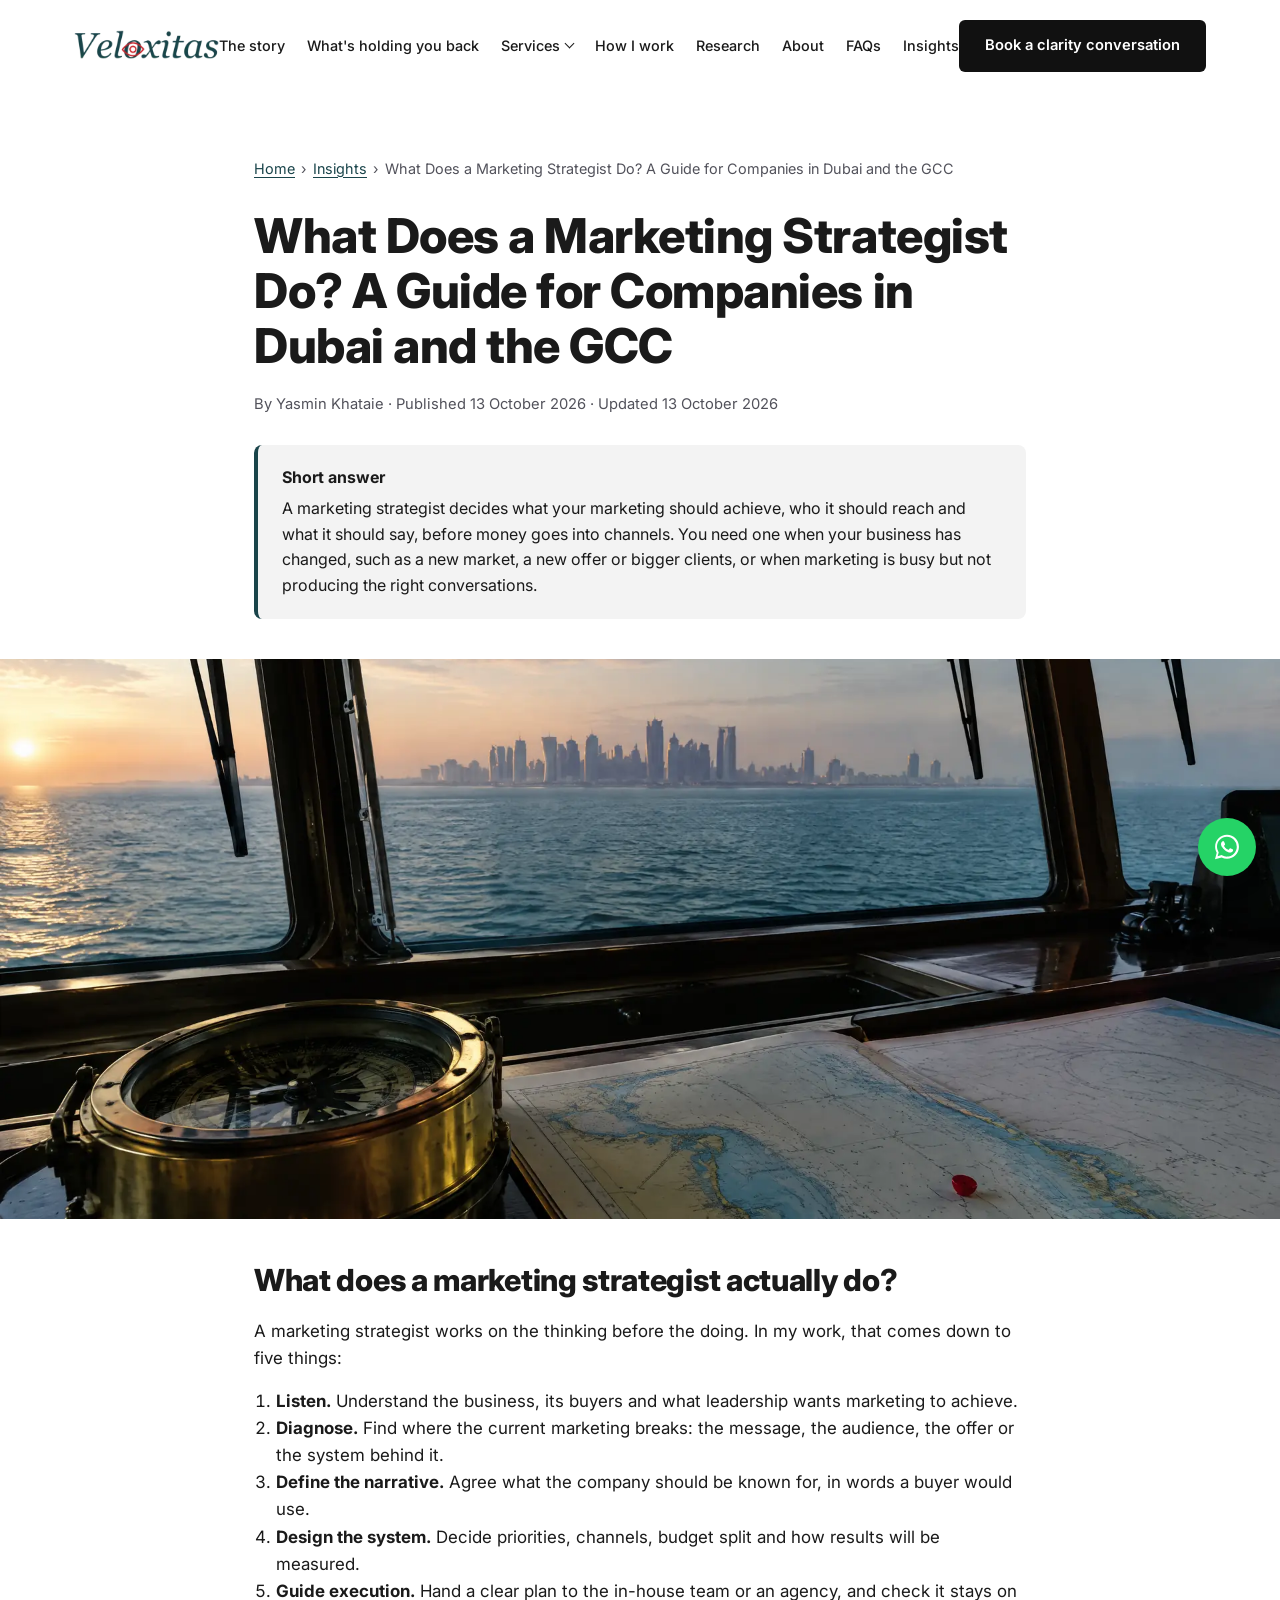
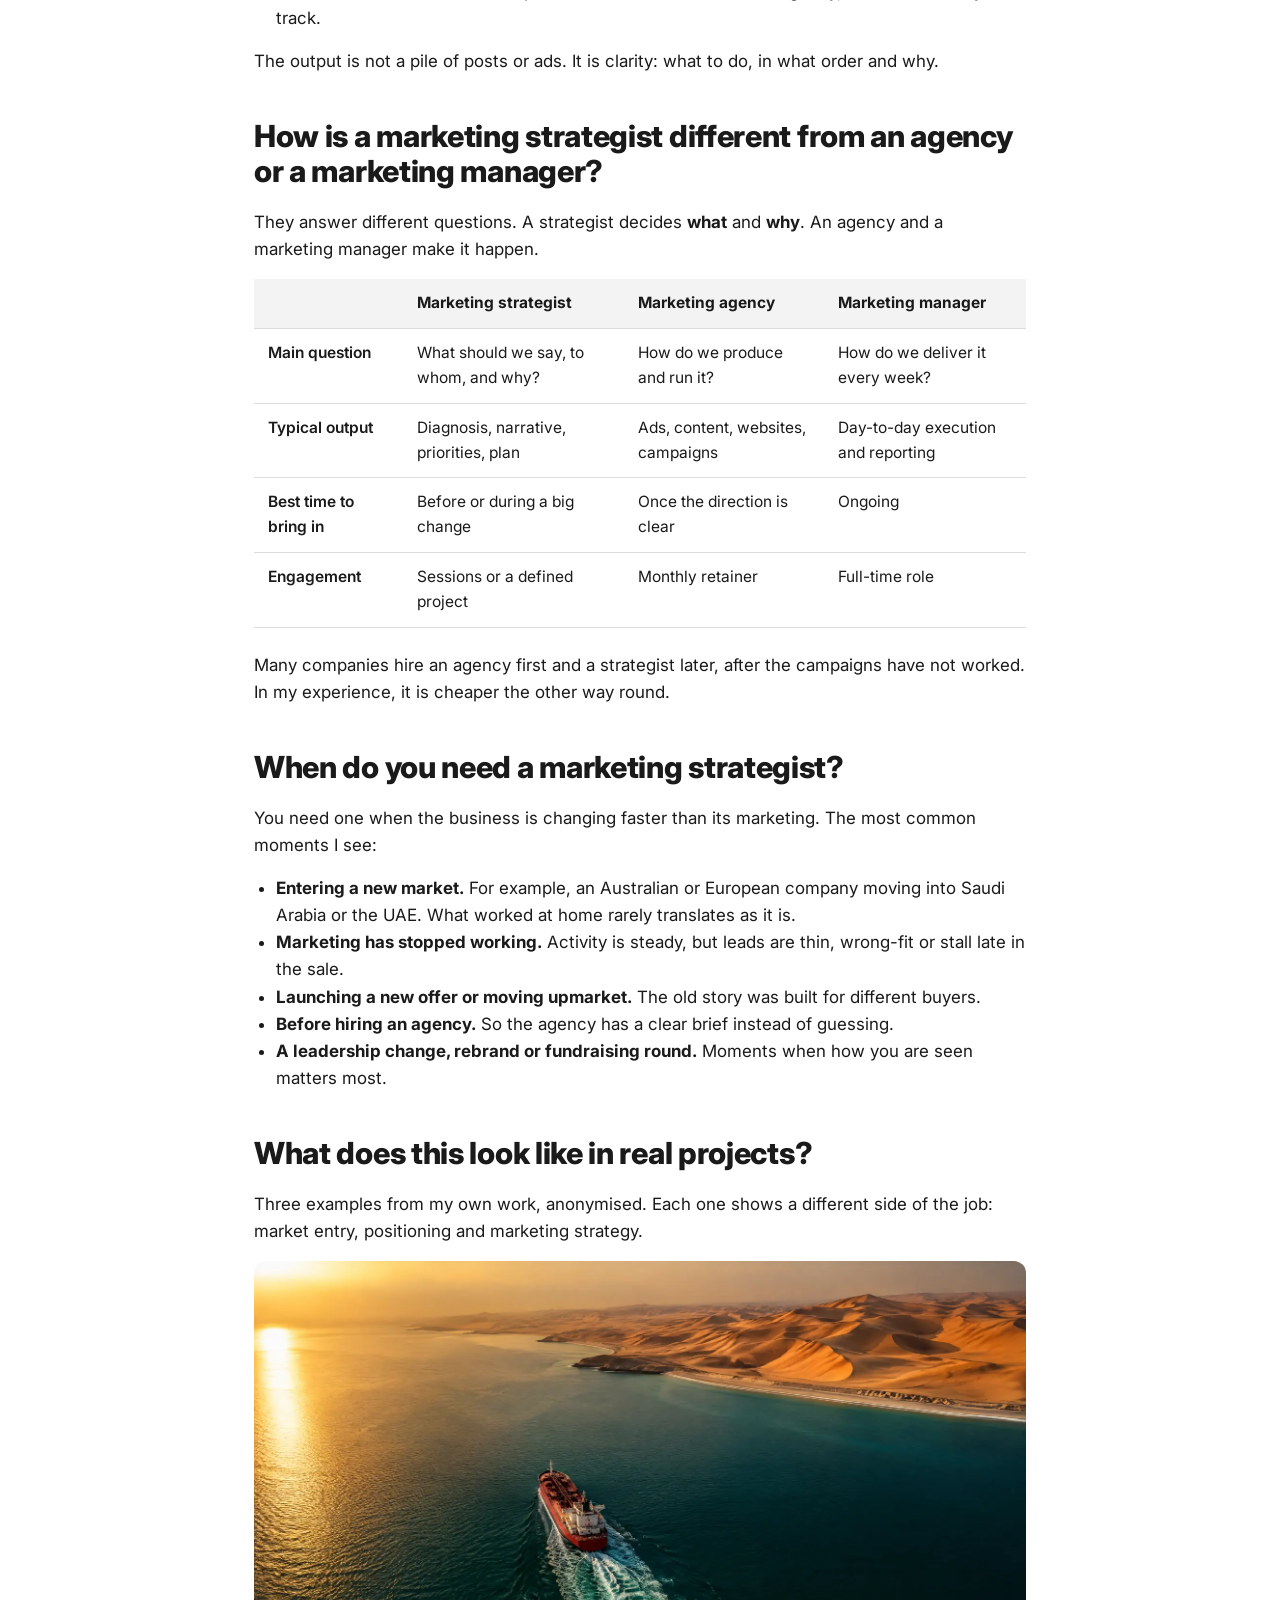
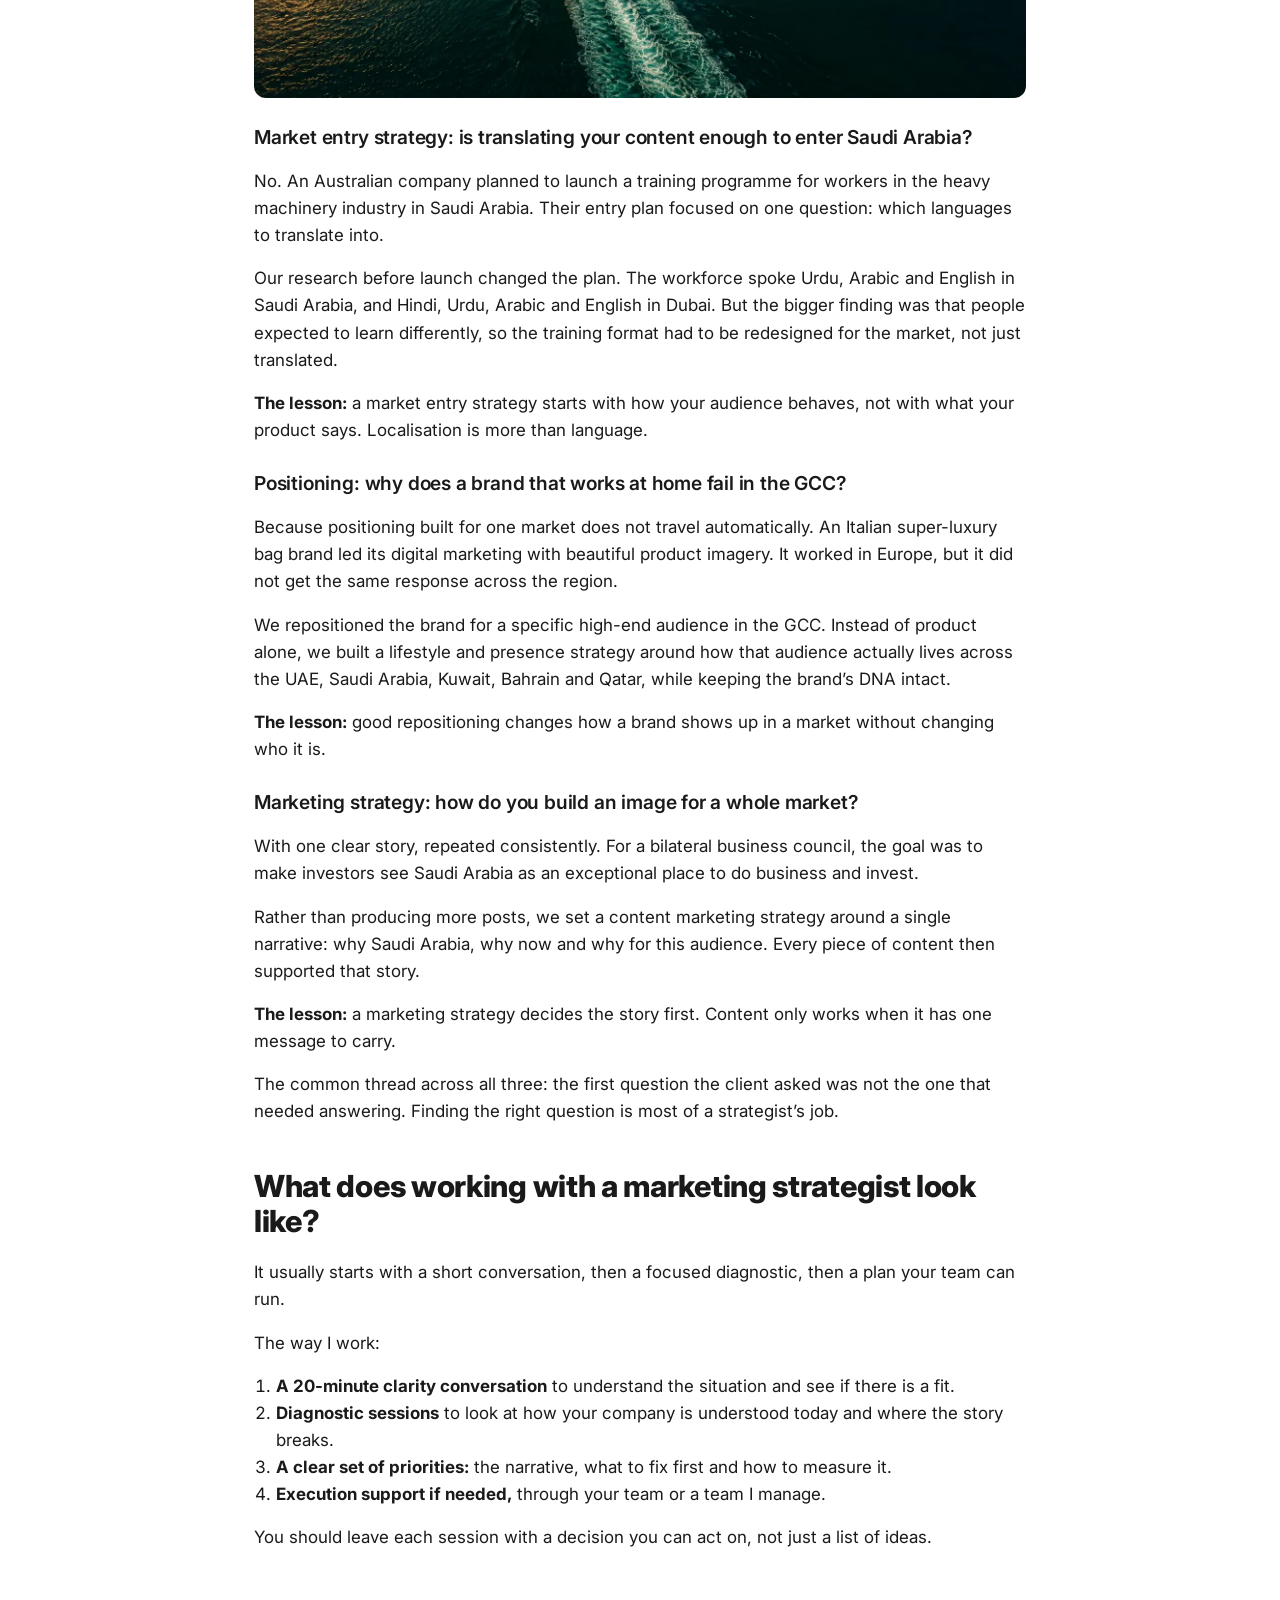
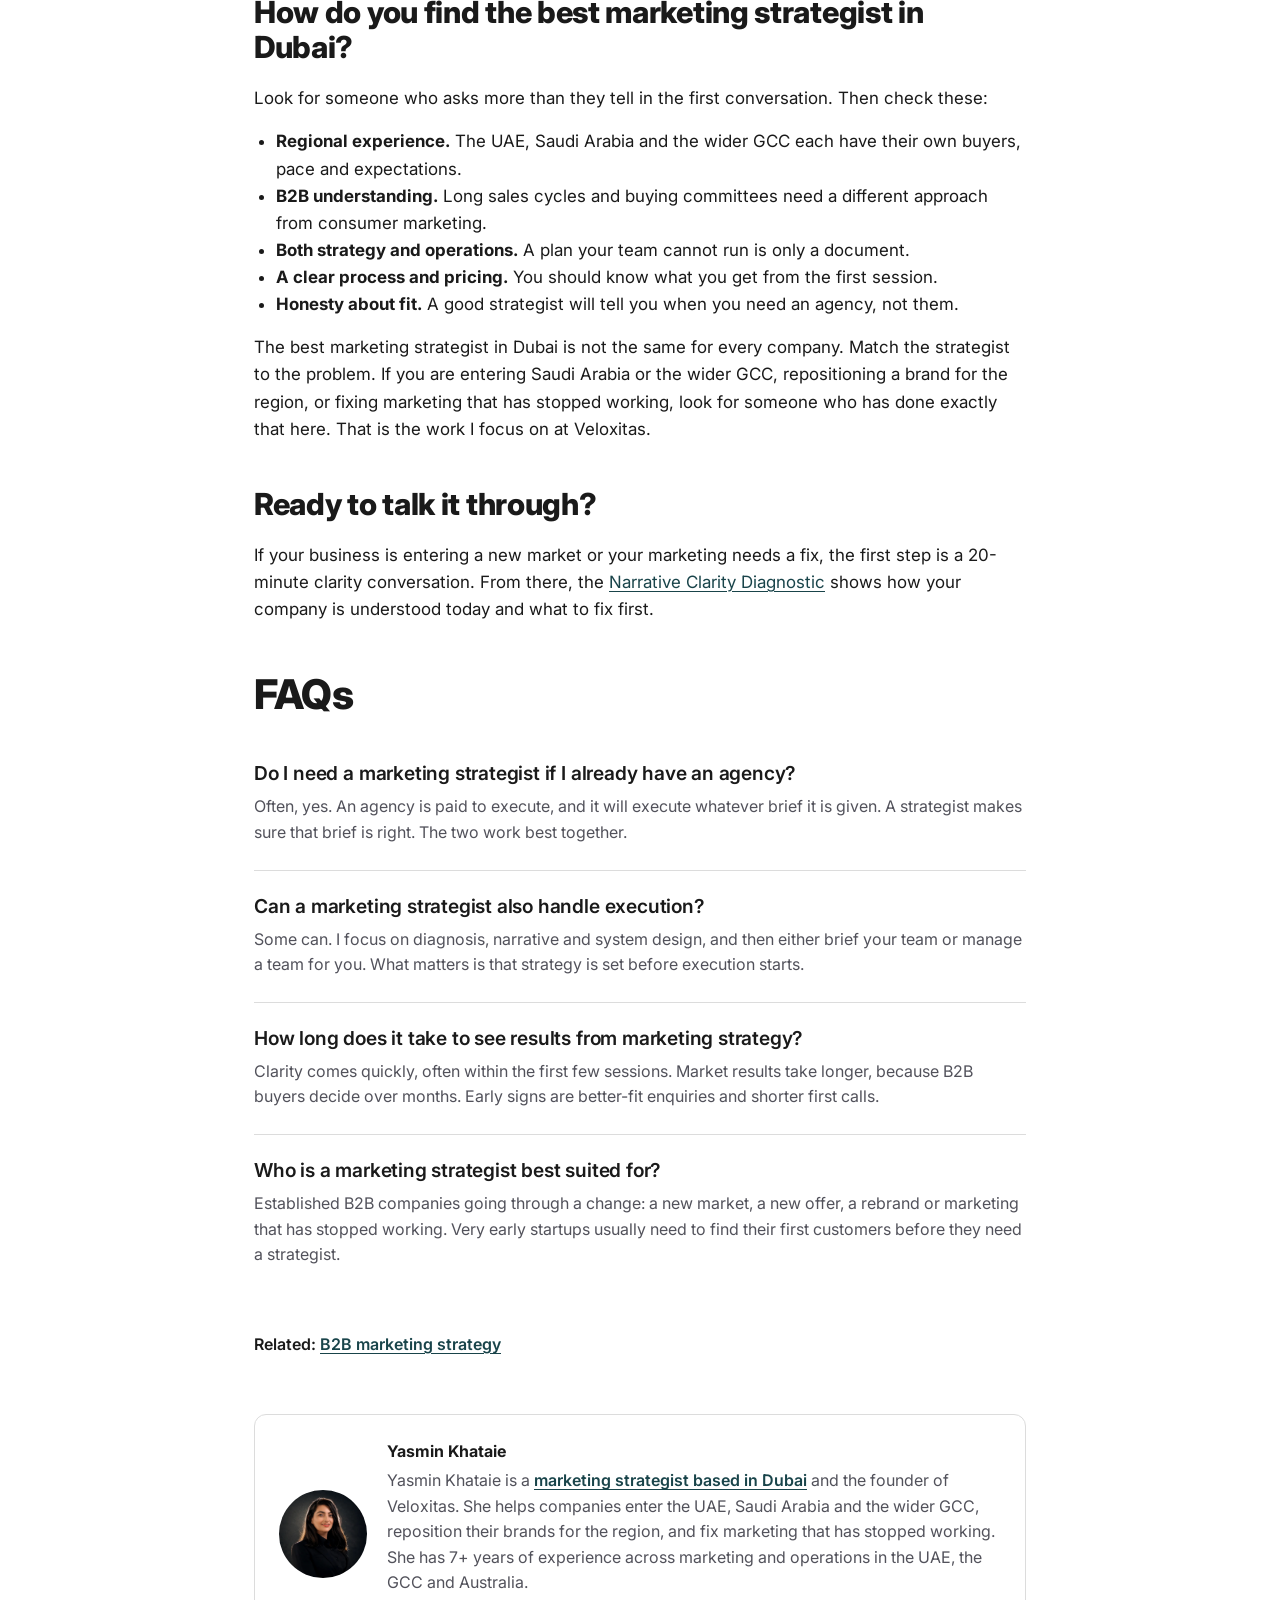
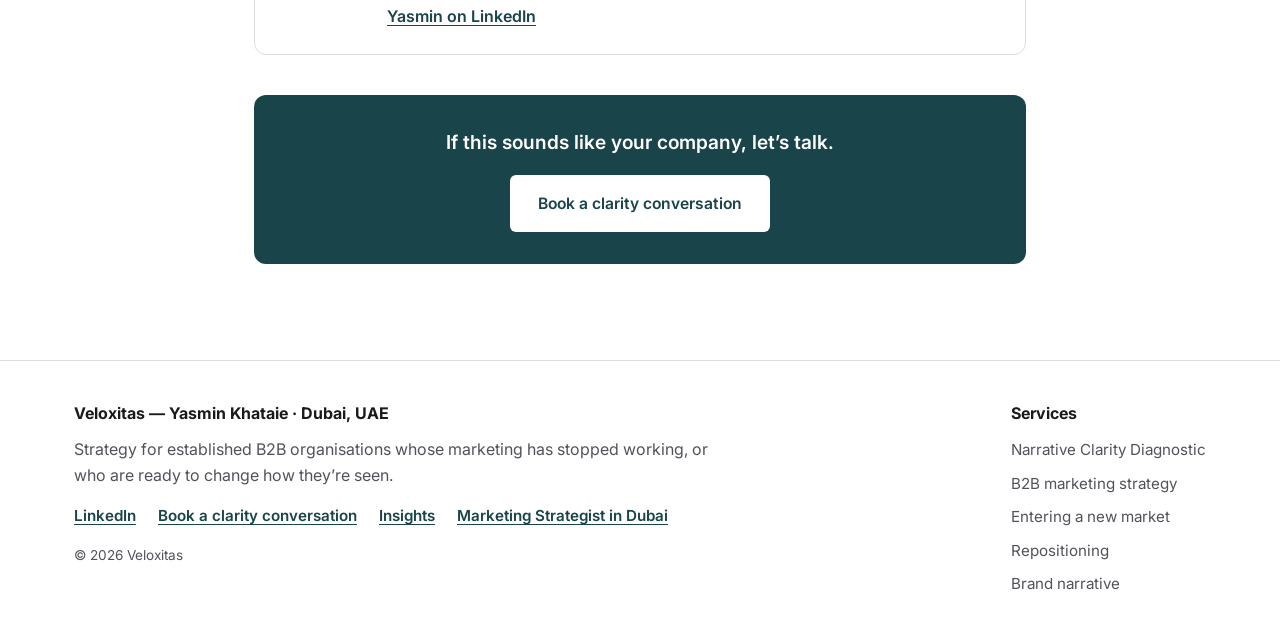
<file: insights/what-does-a-marketing-strategist-do/index.html>
<!DOCTYPE html>
<html lang="en">
<head>
<!-- generated by scripts/build.py -->
<meta charset="UTF-8">
<meta name="viewport" content="width=device-width, initial-scale=1.0">
<title>What Does a Marketing Strategist Do? A Guide for B2B Leaders in Dubai and the GCC</title>
<meta name="description" content="What a marketing strategist does, how it differs from an agency, and when your business needs one. Written by a Dubai-based strategist working across the UAE, GCC and Australia.">
<link rel="canonical" href="https://veloxitas.com/insights/what-does-a-marketing-strategist-do/">
<meta property="og:title" content="What Does a Marketing Strategist Do? A Guide for B2B Leaders in Dubai and the GCC">
<meta property="og:description" content="What a marketing strategist does, how it differs from an agency, and when your business needs one. Written by a Dubai-based strategist working across the UAE, GCC and Australia.">
<meta property="og:url" content="https://veloxitas.com/insights/what-does-a-marketing-strategist-do/">
<meta property="og:type" content="article">
<meta property="og:image" content="https://veloxitas.com/assets/insights/strategist-hero.jpg">
<meta name="twitter:card" content="summary_large_image">
<meta name="twitter:title" content="What Does a Marketing Strategist Do? A Guide for B2B Leaders in Dubai and the GCC">
<meta name="twitter:description" content="What a marketing strategist does, how it differs from an agency, and when your business needs one. Written by a Dubai-based strategist working across the UAE, GCC and Australia.">
<meta name="twitter:image" content="https://veloxitas.com/assets/insights/strategist-hero.jpg">
<meta property="article:published_time" content="2026-10-13">
<meta property="article:modified_time" content="2026-10-13">
<script type="application/ld+json">
{
  "@context": "https://schema.org",
  "@type": "BreadcrumbList",
  "itemListElement": [
    {
      "@type": "ListItem",
      "position": 1,
      "name": "Home",
      "item": "https://veloxitas.com/"
    },
    {
      "@type": "ListItem",
      "position": 2,
      "name": "Insights",
      "item": "https://veloxitas.com/insights/"
    },
    {
      "@type": "ListItem",
      "position": 3,
      "name": "What Does a Marketing Strategist Do? A Guide for Companies in Dubai and the GCC",
      "item": "https://veloxitas.com/insights/what-does-a-marketing-strategist-do/"
    }
  ]
}
</script>
<script type="application/ld+json">
{
  "@context": "https://schema.org",
  "@type": "Article",
  "headline": "What Does a Marketing Strategist Do? A Guide for Companies in Dubai and the GCC",
  "description": "What a marketing strategist does, how it differs from an agency, and when your business needs one. Written by a Dubai-based strategist working across the UAE, GCC and Australia.",
  "author": {
    "@type": "Person",
    "@id": "https://veloxitas.com/#yasmin",
    "name": "Yasmin Khataie"
  },
  "publisher": {
    "@type": "Organization",
    "@id": "https://veloxitas.com/#org",
    "name": "Veloxitas"
  },
  "datePublished": "2026-10-13",
  "dateModified": "2026-10-13",
  "image": "https://veloxitas.com/assets/insights/strategist-hero.jpg",
  "mainEntityOfPage": "https://veloxitas.com/insights/what-does-a-marketing-strategist-do/"
}
</script>
<script type="application/ld+json">
{
  "@context": "https://schema.org",
  "@type": "FAQPage",
  "mainEntity": [
    {
      "@type": "Question",
      "name": "Do I need a marketing strategist if I already have an agency?",
      "acceptedAnswer": {
        "@type": "Answer",
        "text": "Often, yes. An agency is paid to execute, and it will execute whatever brief it is given. A strategist makes sure that brief is right. The two work best together."
      }
    },
    {
      "@type": "Question",
      "name": "Can a marketing strategist also handle execution?",
      "acceptedAnswer": {
        "@type": "Answer",
        "text": "Some can. I focus on diagnosis, narrative and system design, and then either brief your team or manage a team for you. What matters is that strategy is set before execution starts."
      }
    },
    {
      "@type": "Question",
      "name": "How long does it take to see results from marketing strategy?",
      "acceptedAnswer": {
        "@type": "Answer",
        "text": "Clarity comes quickly, often within the first few sessions. Market results take longer, because B2B buyers decide over months. Early signs are better-fit enquiries and shorter first calls."
      }
    },
    {
      "@type": "Question",
      "name": "Who is a marketing strategist best suited for?",
      "acceptedAnswer": {
        "@type": "Answer",
        "text": "Established B2B companies going through a change: a new market, a new offer, a rebrand or marketing that has stopped working. Very early startups usually need to find their first customers before they need a strategist."
      }
    }
  ]
}
</script>
<link rel="icon" href="/assets/favicon.svg" type="image/svg+xml">
<link rel="alternate" type="application/rss+xml" title="Veloxitas Insights" href="/insights/feed.xml">
<link rel="preconnect" href="https://fonts.googleapis.com">
<link rel="preconnect" href="https://fonts.gstatic.com" crossorigin>
<link href="https://fonts.googleapis.com/css2?family=Playfair+Display:ital,wght@0,500;0,600;1,500;1,600&family=Inter:wght@400;500;600;700;800&display=swap" rel="stylesheet">
<link rel="stylesheet" href="/styles.css">
</head>
<body>

<a class="skip-link" href="#main">Skip to content</a>

<div class="site-top">
  <header class="site-header">
    <div class="container header-inner">
      <a href="/" class="logo" aria-label="Veloxitas — home">
        <img src="/assets/logo-veloxitas.webp" alt="Veloxitas" class="logo-img" width="400" height="88">
      </a>
      <nav class="main-nav" aria-label="Main">
        <a href="/#story">The story</a>
        <a href="/#problems">What's holding you back</a>
        <div class="nav-dropdown">
          <button type="button" class="nav-dropdown-toggle" aria-expanded="false" aria-controls="services-menu">Services</button>
          <div class="nav-dropdown-menu" id="services-menu">
            <a href="/narrative-clarity-diagnostic/">Narrative Clarity Diagnostic</a>
            <a href="/b2b-marketing-strategy/">B2B marketing strategy</a>
            <a href="/new-market-positioning/">Entering a new market</a>
            <a href="/repositioning/">Repositioning</a>
            <a href="/b2b-brand-narrative/">Brand narrative</a>
          </div>
        </div>
        <a href="/#how-i-work">How I work</a>
        <a href="/#research">Research</a>
        <a href="/#about">About</a>
        <a href="/#faqs">FAQs</a>
        <a href="/insights/">Insights</a>
      </nav>
      <a href="https://calendly.com/yasmin-veloxitas" target="_blank" rel="noopener" class="btn btn-dark nav-cta">Book a clarity conversation</a>
      <button class="nav-toggle" aria-label="Toggle menu" aria-expanded="false" aria-controls="mobile-menu">
        <span></span><span></span><span></span>
      </button>
    </div>
    <nav class="mobile-menu" id="mobile-menu" aria-label="Main (mobile)">
      <a href="/#story">The story</a>
      <a href="/#problems">What's holding you back</a>
      <details class="mobile-services">
        <summary>Services</summary>
        <div class="mobile-services-list">
          <a href="/narrative-clarity-diagnostic/">Narrative Clarity Diagnostic</a>
          <a href="/b2b-marketing-strategy/">B2B marketing strategy</a>
          <a href="/new-market-positioning/">Entering a new market</a>
          <a href="/repositioning/">Repositioning</a>
          <a href="/b2b-brand-narrative/">Brand narrative</a>
        </div>
      </details>
      <a href="/#how-i-work">How I work</a>
      <a href="/#research">Research</a>
      <a href="/#about">About</a>
      <a href="/#faqs">FAQs</a>
      <a href="/insights/">Insights</a>
      <a href="https://calendly.com/yasmin-veloxitas" target="_blank" rel="noopener" class="btn btn-dark">Book a clarity conversation</a>
    </nav>
  </header>
</div>

<main id="main">

  <article class="article-page">
    <div class="container article-container">
      <nav class="breadcrumb" aria-label="Breadcrumb">
        <ol>
          <li><a href="/">Home</a></li>
          <li><a href="/insights/">Insights</a></li>
          <li aria-current="page">What Does a Marketing Strategist Do? A Guide for Companies in Dubai and the GCC</li>
        </ol>
      </nav>

      <h1>What Does a Marketing Strategist Do? A Guide for Companies in Dubai and the GCC</h1>
      <p class="article-byline">By Yasmin Khataie · Published <time datetime="2026-10-13">13 October 2026</time> · Updated <time datetime="2026-10-13">13 October 2026</time></p>

      <div class="short-answer">
        <p class="short-answer-label">Short answer</p>
        <p>A marketing strategist decides what your marketing should achieve, who it should reach and what it should say, before money goes into channels. You need one when your business has changed, such as a new market, a new offer or bigger clients, or when marketing is busy but not producing the right conversations.</p>
      </div>
    </div>

    <div class="hero-image article-hero-image">
      <img src="/assets/insights/strategist-hero.webp" alt="View from a ship&#x27;s bridge at dawn: a brass compass and nautical chart in front, a Gulf city skyline across the water" width="1920" height="1086" loading="eager" decoding="async">
    </div>

    <div class="container article-container">

      <div class="article-body">
<h2>What does a marketing strategist actually do?</h2>
<p>A marketing strategist works on the thinking before the doing. In my work, that comes down to five things:</p>
<ol>
<li><strong>Listen.</strong> Understand the business, its buyers and what leadership wants marketing to achieve.</li>
<li><strong>Diagnose.</strong> Find where the current marketing breaks: the message, the audience, the offer or the system behind it.</li>
<li><strong>Define the narrative.</strong> Agree what the company should be known for, in words a buyer would use.</li>
<li><strong>Design the system.</strong> Decide priorities, channels, budget split and how results will be measured.</li>
<li><strong>Guide execution.</strong> Hand a clear plan to the in-house team or an agency, and check it stays on track.</li>
</ol>
<p>The output is not a pile of posts or ads. It is clarity: what to do, in what order and why.</p>
<h2>How is a marketing strategist different from an agency or a marketing manager?</h2>
<p>They answer different questions. A strategist decides <strong>what</strong> and <strong>why</strong>. An agency and a marketing manager make it happen.</p>
<div class="table-scroll"><table>
<thead>
<tr>
<th></th>
<th>Marketing strategist</th>
<th>Marketing agency</th>
<th>Marketing manager</th>
</tr>
</thead>
<tbody>
<tr>
<td>Main question</td>
<td>What should we say, to whom, and why?</td>
<td>How do we produce and run it?</td>
<td>How do we deliver it every week?</td>
</tr>
<tr>
<td>Typical output</td>
<td>Diagnosis, narrative, priorities, plan</td>
<td>Ads, content, websites, campaigns</td>
<td>Day-to-day execution and reporting</td>
</tr>
<tr>
<td>Best time to bring in</td>
<td>Before or during a big change</td>
<td>Once the direction is clear</td>
<td>Ongoing</td>
</tr>
<tr>
<td>Engagement</td>
<td>Sessions or a defined project</td>
<td>Monthly retainer</td>
<td>Full-time role</td>
</tr>
</tbody>
</table></div>
<p>Many companies hire an agency first and a strategist later, after the campaigns have not worked. In my experience, it is cheaper the other way round.</p>
<h2>When do you need a marketing strategist?</h2>
<p>You need one when the business is changing faster than its marketing. The most common moments I see:</p>
<ul>
<li><strong>Entering a new market.</strong> For example, an Australian or European company moving into Saudi Arabia or the UAE. What worked at home rarely translates as it is.</li>
<li><strong>Marketing has stopped working.</strong> Activity is steady, but leads are thin, wrong-fit or stall late in the sale.</li>
<li><strong>Launching a new offer or moving upmarket.</strong> The old story was built for different buyers.</li>
<li><strong>Before hiring an agency.</strong> So the agency has a clear brief instead of guessing.</li>
<li><strong>A leadership change, rebrand or fundraising round.</strong> Moments when how you are seen matters most.</li>
</ul>
<h2>What does this look like in real projects?</h2>
<p>Three examples from my own work, anonymised. Each one shows a different side of the job: market entry, positioning and marketing strategy.</p>
<p><img alt="A red-hulled ship sailing toward a desert coastline where the dunes meet the sea" src="/assets/insights/strategist-market-entry.webp" width="1600" height="905" loading="lazy" decoding="async"></p>
<h3>Market entry strategy: is translating your content enough to enter Saudi Arabia?</h3>
<p>No. An Australian company planned to launch a training programme for workers in the heavy machinery industry in Saudi Arabia. Their entry plan focused on one question: which languages to translate into.</p>
<p>Our research before launch changed the plan. The workforce spoke Urdu, Arabic and English in Saudi Arabia, and Hindi, Urdu, Arabic and English in Dubai. But the bigger finding was that people expected to learn differently, so the training format had to be redesigned for the market, not just translated.</p>
<p><strong>The lesson:</strong> a market entry strategy starts with how your audience behaves, not with what your product says. Localisation is more than language.</p>
<h3>Positioning: why does a brand that works at home fail in the GCC?</h3>
<p>Because positioning built for one market does not travel automatically. An Italian super-luxury bag brand led its digital marketing with beautiful product imagery. It worked in Europe, but it did not get the same response across the region.</p>
<p>We repositioned the brand for a specific high-end audience in the GCC. Instead of product alone, we built a lifestyle and presence strategy around how that audience actually lives across the UAE, Saudi Arabia, Kuwait, Bahrain and Qatar, while keeping the brand&rsquo;s DNA intact.</p>
<p><strong>The lesson:</strong> good repositioning changes how a brand shows up in a market without changing who it is.</p>
<h3>Marketing strategy: how do you build an image for a whole market?</h3>
<p>With one clear story, repeated consistently. For a bilateral business council, the goal was to make investors see Saudi Arabia as an exceptional place to do business and invest.</p>
<p>Rather than producing more posts, we set a content marketing strategy around a single narrative: why Saudi Arabia, why now and why for this audience. Every piece of content then supported that story.</p>
<p><strong>The lesson:</strong> a marketing strategy decides the story first. Content only works when it has one message to carry.</p>
<p>The common thread across all three: the first question the client asked was not the one that needed answering. Finding the right question is most of a strategist&rsquo;s job.</p>
<h2>What does working with a marketing strategist look like?</h2>
<p>It usually starts with a short conversation, then a focused diagnostic, then a plan your team can run.</p>
<p>The way I work:</p>
<ol>
<li><strong>A 20-minute clarity conversation</strong> to understand the situation and see if there is a fit.</li>
<li><strong>Diagnostic sessions</strong> to look at how your company is understood today and where the story breaks.</li>
<li><strong>A clear set of priorities:</strong> the narrative, what to fix first and how to measure it.</li>
<li><strong>Execution support if needed,</strong> through your team or a team I manage.</li>
</ol>
<p>You should leave each session with a decision you can act on, not just a list of ideas.</p>
<h2>How do you find the best marketing strategist in Dubai?</h2>
<p>Look for someone who asks more than they tell in the first conversation. Then check these:</p>
<ul>
<li><strong>Regional experience.</strong> The UAE, Saudi Arabia and the wider GCC each have their own buyers, pace and expectations.</li>
<li><strong>B2B understanding.</strong> Long sales cycles and buying committees need a different approach from consumer marketing.</li>
<li><strong>Both strategy and operations.</strong> A plan your team cannot run is only a document.</li>
<li><strong>A clear process and pricing.</strong> You should know what you get from the first session.</li>
<li><strong>Honesty about fit.</strong> A good strategist will tell you when you need an agency, not them.</li>
</ul>
<p>The best marketing strategist in Dubai is not the same for every company. Match the strategist to the problem. If you are entering Saudi Arabia or the wider GCC, repositioning a brand for the region, or fixing marketing that has stopped working, look for someone who has done exactly that here. That is the work I focus on at Veloxitas.</p>
<h2>Ready to talk it through?</h2>
<p>If your business is entering a new market or your marketing needs a fix, the first step is a 20-minute clarity conversation. From there, the <a href="/narrative-clarity-diagnostic/">Narrative Clarity Diagnostic</a> shows how your company is understood today and what to fix first.</p>
      </div>

      <section class="article-faq" aria-labelledby="article-faq-heading">
        <h2 id="article-faq-heading">FAQs</h2>
        <div class="faq-item">
          <h3>Do I need a marketing strategist if I already have an agency?</h3>
          <p>Often, yes. An agency is paid to execute, and it will execute whatever brief it is given. A strategist makes sure that brief is right. The two work best together.</p>
        </div>
        <div class="faq-item">
          <h3>Can a marketing strategist also handle execution?</h3>
          <p>Some can. I focus on diagnosis, narrative and system design, and then either brief your team or manage a team for you. What matters is that strategy is set before execution starts.</p>
        </div>
        <div class="faq-item">
          <h3>How long does it take to see results from marketing strategy?</h3>
          <p>Clarity comes quickly, often within the first few sessions. Market results take longer, because B2B buyers decide over months. Early signs are better-fit enquiries and shorter first calls.</p>
        </div>
        <div class="faq-item">
          <h3>Who is a marketing strategist best suited for?</h3>
          <p>Established B2B companies going through a change: a new market, a new offer, a rebrand or marketing that has stopped working. Very early startups usually need to find their first customers before they need a strategist.</p>
        </div>
      </section>

      <p class="article-service-link">Related: <a href="/b2b-marketing-strategy/">B2B marketing strategy</a></p>

      <aside class="author-box" aria-label="About the author">
        <img src="/assets/about-me-new.webp" alt="Portrait of Yasmin Khataie" width="900" height="879" loading="lazy" decoding="async">
        <div>
          <p class="author-name">Yasmin Khataie</p>
          <p>Yasmin Khataie is a <a href="/marketing-strategist-dubai">marketing strategist based in Dubai</a> and the founder of Veloxitas. She helps companies enter the UAE, Saudi Arabia and the wider GCC, reposition their brands for the region, and fix marketing that has stopped working. She has 7+ years of experience across marketing and operations in the UAE, the GCC and Australia.</p>
          <a href="https://www.linkedin.com/in/yasmin-khataie/" target="_blank" rel="noopener">Yasmin on LinkedIn</a>
        </div>
      </aside>

      <div class="article-cta">
        <p>If this sounds like your company, let&rsquo;s talk.</p>
        <a href="https://calendly.com/yasmin-veloxitas" target="_blank" rel="noopener" class="btn btn-teal">Book a clarity conversation</a>
      </div>

    </div>
  </article>

</main>

<footer class="site-footer">
  <div class="container footer-inner">
    <div class="footer-main">
      <p class="footer-name">Veloxitas — Yasmin Khataie · Dubai, UAE</p>
      <p class="footer-tagline">Strategy for established B2B organisations whose marketing has stopped working, or who are ready to change how they&rsquo;re seen.</p>
      <nav class="footer-links" aria-label="Footer">
        <a href="https://www.linkedin.com/in/yasmin-khataie/" target="_blank" rel="noopener">LinkedIn</a>
        <a href="https://calendly.com/yasmin-veloxitas" target="_blank" rel="noopener">Book a clarity conversation</a>
        <a href="/insights/">Insights</a>
        <a href="/marketing-strategist-dubai">Marketing Strategist in Dubai</a>
      </nav>
      <p class="footer-copy">&copy; 2026 Veloxitas</p>
    </div>
    <nav class="footer-services" aria-labelledby="footer-services-title">
      <p class="footer-heading" id="footer-services-title">Services</p>
      <ul>
        <li><a href="/narrative-clarity-diagnostic/">Narrative Clarity Diagnostic</a></li>
        <li><a href="/b2b-marketing-strategy/">B2B marketing strategy</a></li>
        <li><a href="/new-market-positioning/">Entering a new market</a></li>
        <li><a href="/repositioning/">Repositioning</a></li>
        <li><a href="/b2b-brand-narrative/">Brand narrative</a></li>
      </ul>
    </nav>
  </div>
</footer>

<a class="whatsapp-button" href="https://wa.me/971501751192?text=Hi%20Yasmin%2C%20I%20found%20you%20through%20veloxitas.com%20and%20would%20like%20to%20talk%20about%20my%20company%27s%20marketing." target="_blank" rel="noopener" aria-label="Chat with Yasmin on WhatsApp">
  <svg viewBox="0 0 32 32" width="30" height="30" fill="currentColor" aria-hidden="true"><path d="M16.04 3C9.03 3 3.33 8.7 3.33 15.71c0 2.24.59 4.43 1.7 6.36L3.2 29l7.11-1.86a12.66 12.66 0 0 0 5.73 1.37h.01c7 0 12.7-5.7 12.7-12.71C28.75 8.7 23.05 3 16.04 3Zm0 23.36h-.01a10.55 10.55 0 0 1-5.38-1.47l-.39-.23-4.22 1.1 1.13-4.11-.25-.42a10.53 10.53 0 0 1-1.62-5.62c0-5.83 4.75-10.57 10.58-10.57 2.82 0 5.48 1.1 7.47 3.1a10.5 10.5 0 0 1 3.09 7.48c0 5.83-4.74 10.57-10.57 10.57Zm5.8-7.92c-.32-.16-1.88-.93-2.17-1.03-.29-.11-.5-.16-.71.16-.21.32-.82 1.03-1 1.24-.19.21-.37.24-.69.08-.32-.16-1.34-.49-2.55-1.57-.94-.84-1.58-1.88-1.76-2.2-.19-.32-.02-.49.14-.65.14-.14.32-.37.48-.56.16-.19.21-.32.32-.53.11-.21.05-.4-.03-.56-.08-.16-.71-1.71-.98-2.34-.26-.62-.52-.53-.71-.54h-.61c-.21 0-.56.08-.85.4-.29.32-1.11 1.09-1.11 2.65s1.14 3.08 1.3 3.29c.16.21 2.24 3.42 5.43 4.8.76.33 1.35.52 1.81.67.76.24 1.45.21 2 .13.61-.09 1.88-.77 2.14-1.51.27-.74.27-1.38.19-1.51-.08-.13-.29-.21-.61-.37Z"/></svg>
</a>

<script src="/script.js"></script>
</body>
</html>
</file>
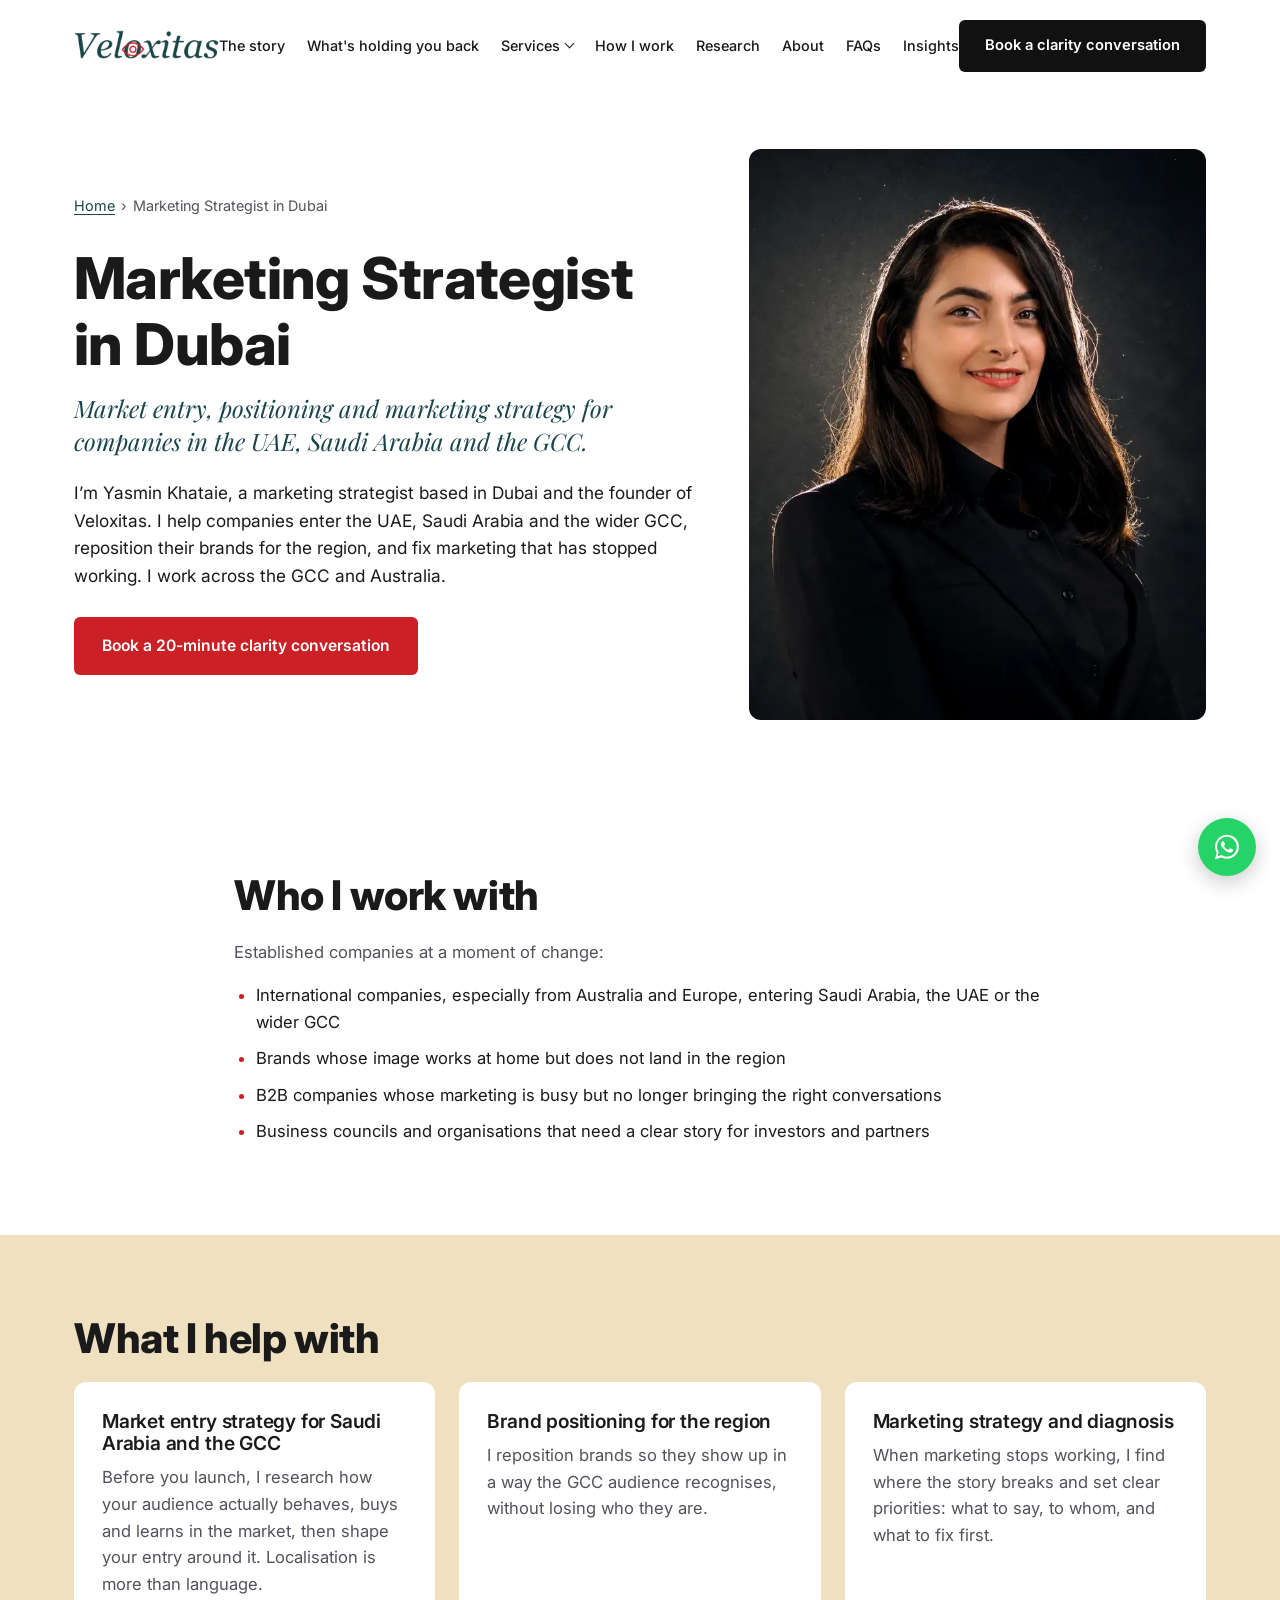
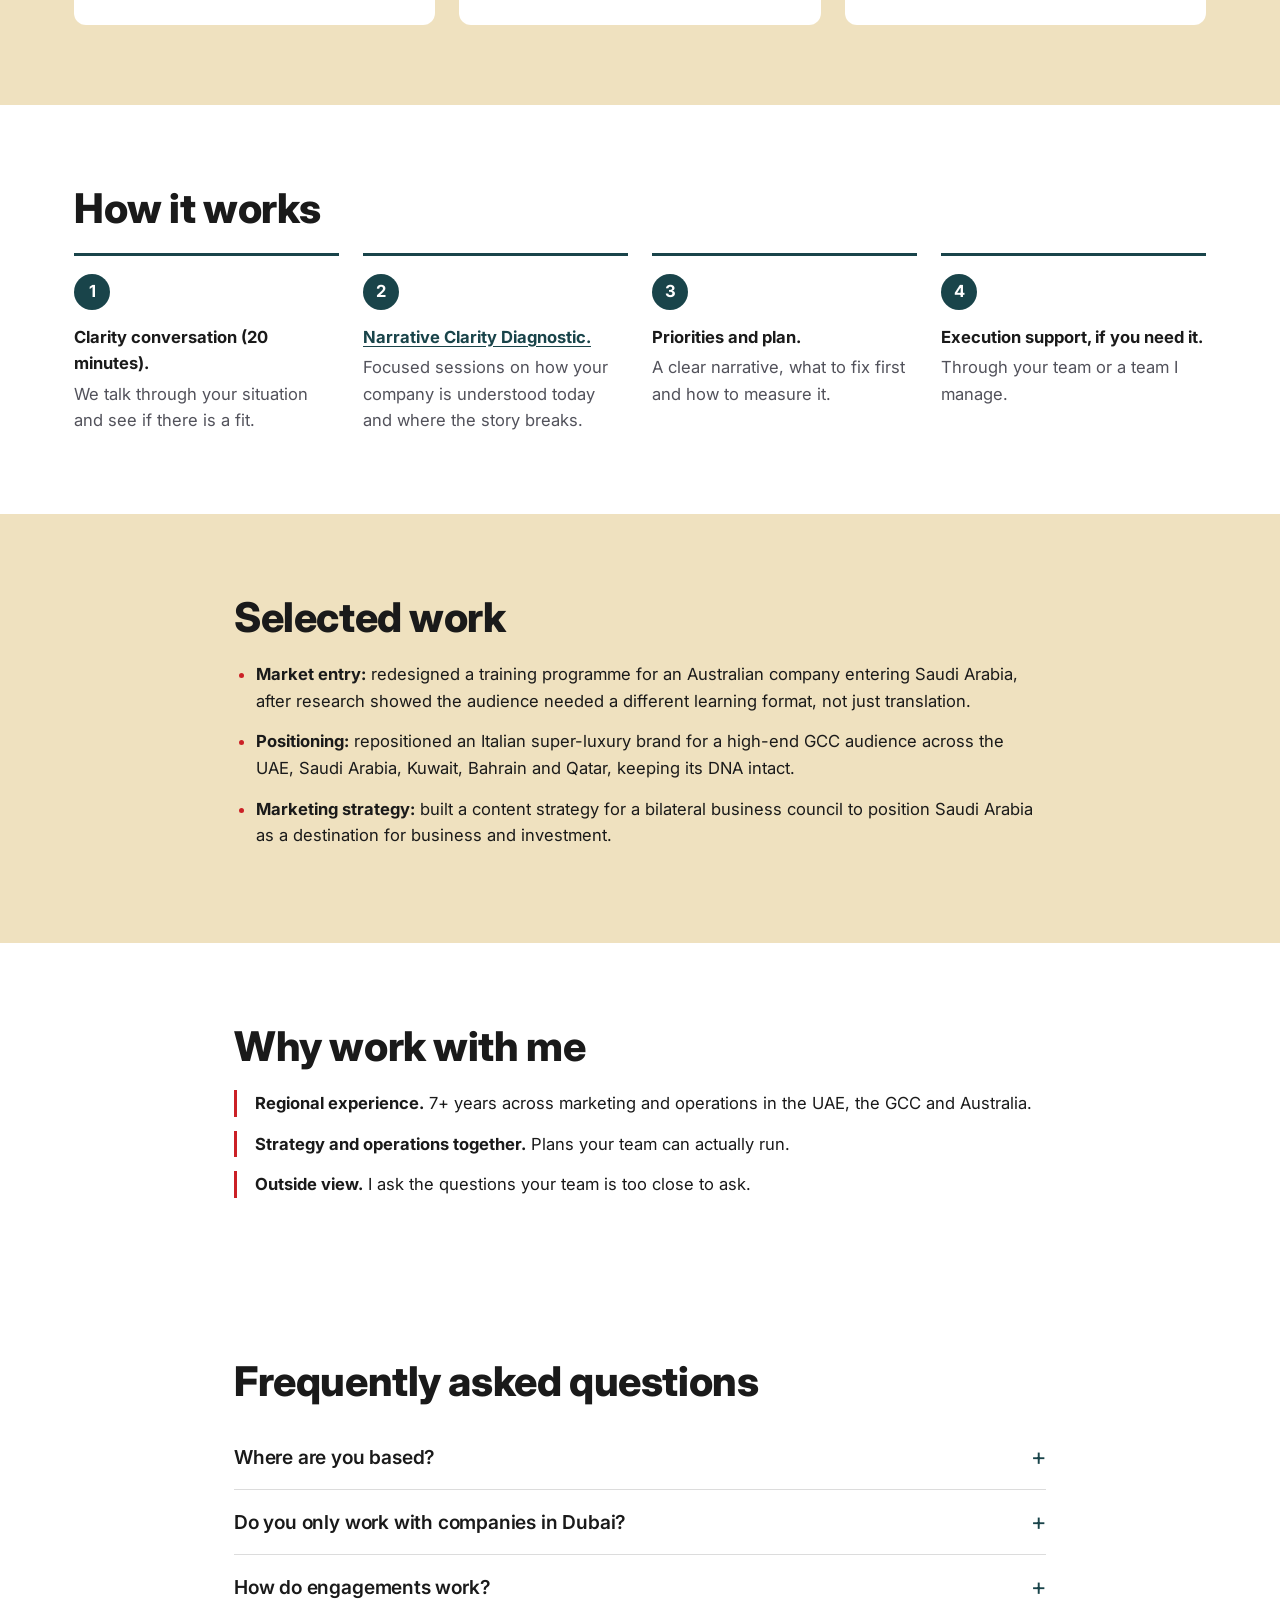
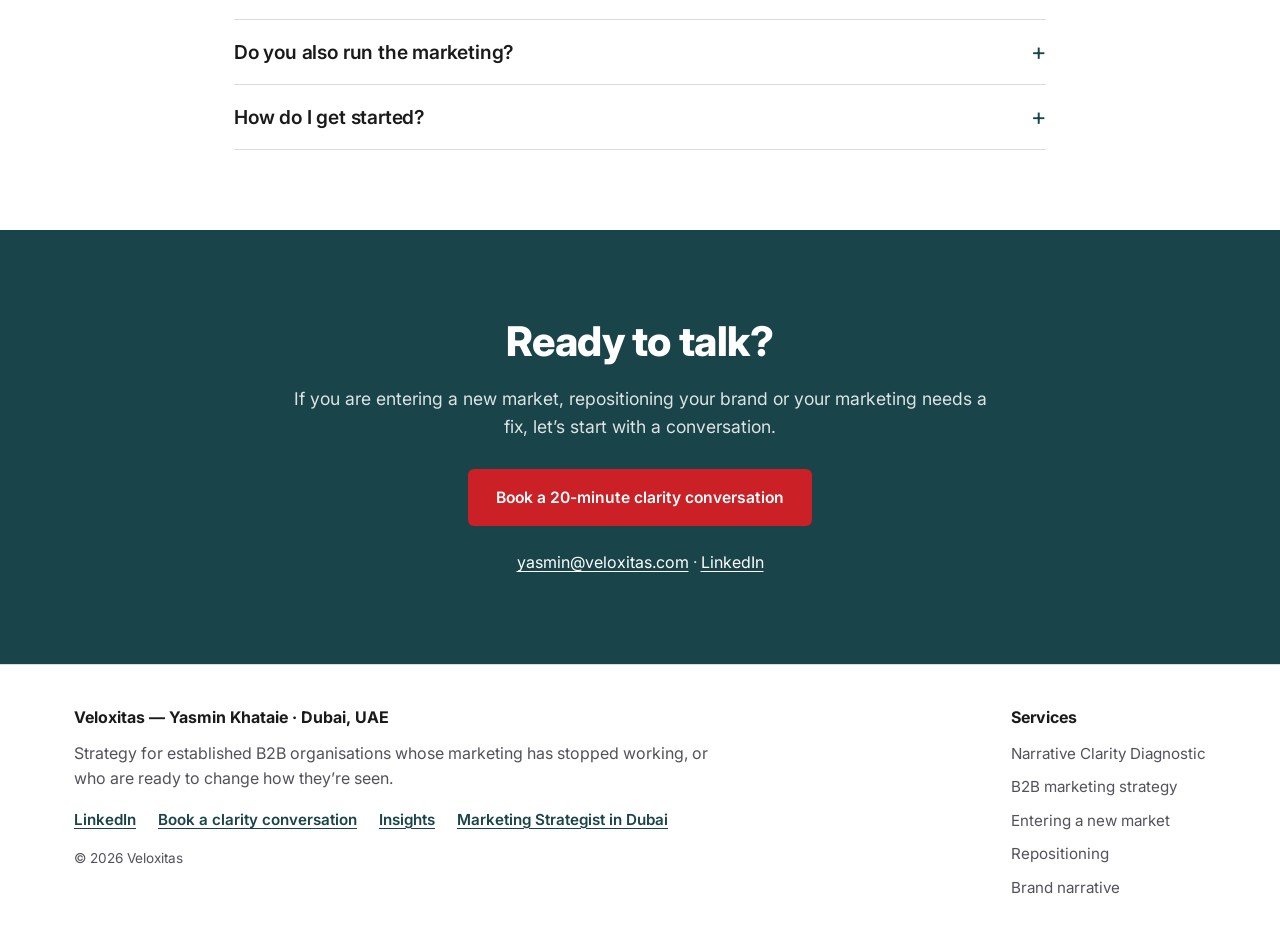
<file: marketing-strategist-dubai.html>
<!DOCTYPE html>
<html lang="en">
<head>
<!-- generated by scripts/build.py -->
<meta charset="UTF-8">
<meta name="viewport" content="width=device-width, initial-scale=1.0">
<title>Marketing Strategist in Dubai | Yasmin Khataie, Veloxitas</title>
<meta name="description" content="Yasmin Khataie is a Dubai-based marketing strategist helping companies enter the UAE, Saudi Arabia and the GCC, reposition their brands and fix marketing that has stopped working.">
<link rel="canonical" href="https://veloxitas.com/marketing-strategist-dubai">
<meta property="og:title" content="Marketing Strategist in Dubai | Yasmin Khataie, Veloxitas">
<meta property="og:description" content="Yasmin Khataie is a Dubai-based marketing strategist helping companies enter the UAE, Saudi Arabia and the GCC, reposition their brands and fix marketing that has stopped working.">
<meta property="og:url" content="https://veloxitas.com/marketing-strategist-dubai">
<meta property="og:type" content="profile">
<meta property="og:image" content="https://veloxitas.com/assets/about-me-new.jpg">
<meta name="twitter:card" content="summary_large_image">
<meta name="twitter:title" content="Marketing Strategist in Dubai | Yasmin Khataie, Veloxitas">
<meta name="twitter:description" content="Yasmin Khataie is a Dubai-based marketing strategist helping companies enter the UAE, Saudi Arabia and the GCC, reposition their brands and fix marketing that has stopped working.">
<meta name="twitter:image" content="https://veloxitas.com/assets/about-me-new.jpg">
<script type="application/ld+json">
{
  "@context": "https://schema.org",
  "@graph": [
    {
      "@type": "Person",
      "@id": "https://veloxitas.com/#yasmin",
      "name": "Yasmin Khataie",
      "jobTitle": "Marketing Strategist",
      "worksFor": {
        "@id": "https://veloxitas.com/#org"
      },
      "address": {
        "@type": "PostalAddress",
        "addressLocality": "Dubai",
        "addressCountry": "AE"
      },
      "email": "yasmin@veloxitas.com",
      "image": "https://veloxitas.com/assets/about-me-new.jpg",
      "url": "https://veloxitas.com/marketing-strategist-dubai",
      "sameAs": [
        "https://www.linkedin.com/in/yasmin-khataie/"
      ]
    },
    {
      "@type": "ProfessionalService",
      "@id": "https://veloxitas.com/#org",
      "name": "Veloxitas",
      "url": "https://veloxitas.com",
      "logo": "https://veloxitas.com/assets/logo-veloxitas.png",
      "image": "https://veloxitas.com/assets/hero-iceberg.jpg",
      "email": "yasmin@veloxitas.com",
      "telephone": "+971501751192",
      "address": {
        "@type": "PostalAddress",
        "addressLocality": "Dubai",
        "addressCountry": "AE"
      },
      "founder": {
        "@id": "https://veloxitas.com/#yasmin"
      },
      "areaServed": [
        {
          "@type": "City",
          "name": "Dubai"
        },
        {
          "@type": "Country",
          "name": "United Arab Emirates"
        },
        {
          "@type": "Country",
          "name": "Saudi Arabia"
        },
        {
          "@type": "Country",
          "name": "Kuwait"
        },
        {
          "@type": "Country",
          "name": "Bahrain"
        },
        {
          "@type": "Country",
          "name": "Qatar"
        },
        {
          "@type": "Country",
          "name": "Oman"
        },
        {
          "@type": "Country",
          "name": "Australia"
        }
      ],
      "serviceType": [
        "Marketing strategy",
        "Market entry strategy",
        "Brand positioning"
      ]
    }
  ]
}
</script>
<script type="application/ld+json">
{
  "@context": "https://schema.org",
  "@type": "FAQPage",
  "mainEntity": [
    {
      "@type": "Question",
      "name": "Where are you based?",
      "acceptedAnswer": {
        "@type": "Answer",
        "text": "In Dubai, UAE. I work with clients across the UAE, Saudi Arabia, the wider GCC and Australia, in person and online."
      }
    },
    {
      "@type": "Question",
      "name": "Do you only work with companies in Dubai?",
      "acceptedAnswer": {
        "@type": "Answer",
        "text": "No. Many clients are companies outside the region planning to enter it, or regional companies expanding into Saudi Arabia."
      }
    },
    {
      "@type": "Question",
      "name": "How do engagements work?",
      "acceptedAnswer": {
        "@type": "Answer",
        "text": "They are session-based. Most start with a 20-minute clarity conversation, followed by the Narrative Clarity Diagnostic."
      }
    },
    {
      "@type": "Question",
      "name": "Do you also run the marketing?",
      "acceptedAnswer": {
        "@type": "Answer",
        "text": "My focus is strategy, narrative and system design. If you need execution, I can brief your team or manage a team for you."
      }
    },
    {
      "@type": "Question",
      "name": "How do I get started?",
      "acceptedAnswer": {
        "@type": "Answer",
        "text": "Book a 20-minute clarity conversation. There is no obligation."
      }
    }
  ]
}
</script>
<script type="application/ld+json">
{
  "@context": "https://schema.org",
  "@type": "BreadcrumbList",
  "itemListElement": [
    {
      "@type": "ListItem",
      "position": 1,
      "name": "Home",
      "item": "https://veloxitas.com/"
    },
    {
      "@type": "ListItem",
      "position": 2,
      "name": "Marketing Strategist in Dubai",
      "item": "https://veloxitas.com/marketing-strategist-dubai"
    }
  ]
}
</script>
<link rel="icon" href="/assets/favicon.svg" type="image/svg+xml">
<link rel="alternate" type="application/rss+xml" title="Veloxitas Insights" href="/insights/feed.xml">
<link rel="preconnect" href="https://fonts.googleapis.com">
<link rel="preconnect" href="https://fonts.gstatic.com" crossorigin>
<link href="https://fonts.googleapis.com/css2?family=Playfair+Display:ital,wght@0,500;0,600;1,500;1,600&family=Inter:wght@400;500;600;700;800&display=swap" rel="stylesheet">
<link rel="stylesheet" href="/styles.css">
</head>
<body>

<a class="skip-link" href="#main">Skip to content</a>

<div class="site-top">
  <header class="site-header">
    <div class="container header-inner">
      <a href="/" class="logo" aria-label="Veloxitas — home">
        <img src="/assets/logo-veloxitas.webp" alt="Veloxitas" class="logo-img" width="400" height="88">
      </a>
      <nav class="main-nav" aria-label="Main">
        <a href="/#story">The story</a>
        <a href="/#problems">What's holding you back</a>
        <div class="nav-dropdown">
          <button type="button" class="nav-dropdown-toggle" aria-expanded="false" aria-controls="services-menu">Services</button>
          <div class="nav-dropdown-menu" id="services-menu">
            <a href="/narrative-clarity-diagnostic/">Narrative Clarity Diagnostic</a>
            <a href="/b2b-marketing-strategy/">B2B marketing strategy</a>
            <a href="/new-market-positioning/">Entering a new market</a>
            <a href="/repositioning/">Repositioning</a>
            <a href="/b2b-brand-narrative/">Brand narrative</a>
          </div>
        </div>
        <a href="/#how-i-work">How I work</a>
        <a href="/#research">Research</a>
        <a href="/#about">About</a>
        <a href="/#faqs">FAQs</a>
        <a href="/insights/">Insights</a>
      </nav>
      <a href="https://calendly.com/yasmin-veloxitas" target="_blank" rel="noopener" class="btn btn-dark nav-cta">Book a clarity conversation</a>
      <button class="nav-toggle" aria-label="Toggle menu" aria-expanded="false" aria-controls="mobile-menu">
        <span></span><span></span><span></span>
      </button>
    </div>
    <nav class="mobile-menu" id="mobile-menu" aria-label="Main (mobile)">
      <a href="/#story">The story</a>
      <a href="/#problems">What's holding you back</a>
      <details class="mobile-services">
        <summary>Services</summary>
        <div class="mobile-services-list">
          <a href="/narrative-clarity-diagnostic/">Narrative Clarity Diagnostic</a>
          <a href="/b2b-marketing-strategy/">B2B marketing strategy</a>
          <a href="/new-market-positioning/">Entering a new market</a>
          <a href="/repositioning/">Repositioning</a>
          <a href="/b2b-brand-narrative/">Brand narrative</a>
        </div>
      </details>
      <a href="/#how-i-work">How I work</a>
      <a href="/#research">Research</a>
      <a href="/#about">About</a>
      <a href="/#faqs">FAQs</a>
      <a href="/insights/">Insights</a>
      <a href="https://calendly.com/yasmin-veloxitas" target="_blank" rel="noopener" class="btn btn-dark">Book a clarity conversation</a>
    </nav>
  </header>
</div>

<main id="main">

  <section class="ms-hero">
    <div class="container ms-hero-grid">
      <div class="ms-hero-copy">
        <nav class="breadcrumb" aria-label="Breadcrumb">
          <ol>
            <li><a href="/">Home</a></li>
            <li aria-current="page">Marketing Strategist in Dubai</li>
          </ol>
        </nav>
        <h1>Marketing Strategist in Dubai</h1>
        <p class="ms-subhead">Market entry, positioning and marketing strategy for companies in the UAE, Saudi Arabia and the GCC.</p>
        <p class="ms-intro">I’m Yasmin Khataie, a marketing strategist based in Dubai and the founder of Veloxitas. I help companies enter the UAE, Saudi Arabia and the wider GCC, reposition their brands for the region, and fix marketing that has stopped working. I work across the GCC and Australia.</p>
        <a href="https://calendly.com/yasmin-veloxitas" target="_blank" rel="noopener" class="btn btn-red">Book a 20-minute clarity conversation</a>
      </div>
      <div class="ms-hero-photo">
        <img src="/assets/about-me-new.webp" alt="Yasmin Khataie, marketing strategist in Dubai" width="900" height="879" loading="eager" fetchpriority="high" decoding="async">
      </div>
    </div>
  </section>

  <section class="ms-section" aria-labelledby="ms-who">
    <div class="container ms-narrow">
      <h2 id="ms-who">Who I work with</h2>
      <p>Established companies at a moment of change:</p>
      <ul class="service-list">
          <li>International companies, especially from Australia and Europe, entering Saudi Arabia, the UAE or the wider GCC</li>
          <li>Brands whose image works at home but does not land in the region</li>
          <li>B2B companies whose marketing is busy but no longer bringing the right conversations</li>
          <li>Business councils and organisations that need a clear story for investors and partners</li>
      </ul>
    </div>
  </section>

  <section class="ms-section ms-cream" aria-labelledby="ms-help">
    <div class="container">
      <h2 id="ms-help">What I help with</h2>
      <div class="ms-cards">
          <article class="ms-card">
            <h3>Market entry strategy for Saudi Arabia and the GCC</h3>
            <p>Before you launch, I research how your audience actually behaves, buys and learns in the market, then shape your entry around it. Localisation is more than language.</p>
          </article>
          <article class="ms-card">
            <h3>Brand positioning for the region</h3>
            <p>I reposition brands so they show up in a way the GCC audience recognises, without losing who they are.</p>
          </article>
          <article class="ms-card">
            <h3>Marketing strategy and diagnosis</h3>
            <p>When marketing stops working, I find where the story breaks and set clear priorities: what to say, to whom, and what to fix first.</p>
          </article>
      </div>
    </div>
  </section>

  <section class="ms-section" aria-labelledby="ms-how">
    <div class="container">
      <h2 id="ms-how">How it works</h2>
      <ol class="ms-steps">
          <li class="ms-step">
            <span class="ms-step-number" aria-hidden="true">1</span>
            <p><strong>Clarity conversation (20 minutes).</strong> We talk through your situation and see if there is a fit.</p>
          </li>
          <li class="ms-step">
            <span class="ms-step-number" aria-hidden="true">2</span>
            <p><strong><a href="/narrative-clarity-diagnostic/">Narrative Clarity Diagnostic.</a></strong> Focused sessions on how your company is understood today and where the story breaks.</p>
          </li>
          <li class="ms-step">
            <span class="ms-step-number" aria-hidden="true">3</span>
            <p><strong>Priorities and plan.</strong> A clear narrative, what to fix first and how to measure it.</p>
          </li>
          <li class="ms-step">
            <span class="ms-step-number" aria-hidden="true">4</span>
            <p><strong>Execution support, if you need it.</strong> Through your team or a team I manage.</p>
          </li>
      </ol>
    </div>
  </section>

  <section class="ms-section ms-cream" aria-labelledby="ms-work">
    <div class="container ms-narrow">
      <h2 id="ms-work">Selected work</h2>
      <ul class="service-list ms-work-list">
          <li><strong>Market entry:</strong> redesigned a training programme for an Australian company entering Saudi Arabia, after research showed the audience needed a different learning format, not just translation.</li>
          <li><strong>Positioning:</strong> repositioned an Italian super-luxury brand for a high-end GCC audience across the UAE, Saudi Arabia, Kuwait, Bahrain and Qatar, keeping its DNA intact.</li>
          <li><strong>Marketing strategy:</strong> built a content strategy for a bilateral business council to position Saudi Arabia as a destination for business and investment.</li>
      </ul>
    </div>
  </section>

  <section class="ms-section" aria-labelledby="ms-why">
    <div class="container ms-narrow">
      <h2 id="ms-why">Why work with me</h2>
      <ul class="ms-why">
          <li class="ms-why-item"><strong>Regional experience.</strong> 7+ years across marketing and operations in the UAE, the GCC and Australia.</li>
          <li class="ms-why-item"><strong>Strategy and operations together.</strong> Plans your team can actually run.</li>
          <li class="ms-why-item"><strong>Outside view.</strong> I ask the questions your team is too close to ask.</li>
      </ul>
    </div>
  </section>

  <section class="ms-section ms-faq" aria-labelledby="ms-faq">
    <div class="container ms-narrow">
      <h2 id="ms-faq">Frequently asked questions</h2>
        <details class="faq-accordion">
          <summary><h3>Where are you based?</h3></summary>
          <p>In Dubai, UAE. I work with clients across the UAE, Saudi Arabia, the wider GCC and Australia, in person and online.</p>
        </details>
        <details class="faq-accordion">
          <summary><h3>Do you only work with companies in Dubai?</h3></summary>
          <p>No. Many clients are companies outside the region planning to enter it, or regional companies expanding into Saudi Arabia.</p>
        </details>
        <details class="faq-accordion">
          <summary><h3>How do engagements work?</h3></summary>
          <p>They are session-based. Most start with a 20-minute clarity conversation, followed by the Narrative Clarity Diagnostic.</p>
        </details>
        <details class="faq-accordion">
          <summary><h3>Do you also run the marketing?</h3></summary>
          <p>My focus is strategy, narrative and system design. If you need execution, I can brief your team or manage a team for you.</p>
        </details>
        <details class="faq-accordion">
          <summary><h3>How do I get started?</h3></summary>
          <p>Book a 20-minute clarity conversation. There is no obligation.</p>
        </details>
    </div>
  </section>

  <section class="closing-cta ms-cta" aria-labelledby="ms-cta">
    <div class="container">
      <h2 id="ms-cta">Ready to talk?</h2>
      <p>If you are entering a new market, repositioning your brand or your marketing needs a fix, let’s start with a conversation.</p>
      <a href="https://calendly.com/yasmin-veloxitas" target="_blank" rel="noopener" class="btn btn-red">Book a 20-minute clarity conversation</a>
      <p class="ms-contact"><a href="mailto:yasmin@veloxitas.com">yasmin@veloxitas.com</a> · <a href="https://www.linkedin.com/in/yasmin-khataie/" target="_blank" rel="noopener">LinkedIn</a></p>
    </div>
  </section>

</main>

<footer class="site-footer">
  <div class="container footer-inner">
    <div class="footer-main">
      <p class="footer-name">Veloxitas — Yasmin Khataie · Dubai, UAE</p>
      <p class="footer-tagline">Strategy for established B2B organisations whose marketing has stopped working, or who are ready to change how they&rsquo;re seen.</p>
      <nav class="footer-links" aria-label="Footer">
        <a href="https://www.linkedin.com/in/yasmin-khataie/" target="_blank" rel="noopener">LinkedIn</a>
        <a href="https://calendly.com/yasmin-veloxitas" target="_blank" rel="noopener">Book a clarity conversation</a>
        <a href="/insights/">Insights</a>
        <a href="/marketing-strategist-dubai">Marketing Strategist in Dubai</a>
      </nav>
      <p class="footer-copy">&copy; 2026 Veloxitas</p>
    </div>
    <nav class="footer-services" aria-labelledby="footer-services-title">
      <p class="footer-heading" id="footer-services-title">Services</p>
      <ul>
        <li><a href="/narrative-clarity-diagnostic/">Narrative Clarity Diagnostic</a></li>
        <li><a href="/b2b-marketing-strategy/">B2B marketing strategy</a></li>
        <li><a href="/new-market-positioning/">Entering a new market</a></li>
        <li><a href="/repositioning/">Repositioning</a></li>
        <li><a href="/b2b-brand-narrative/">Brand narrative</a></li>
      </ul>
    </nav>
  </div>
</footer>

<a class="whatsapp-button" href="https://wa.me/971501751192?text=Hi%20Yasmin%2C%20I%20found%20you%20through%20veloxitas.com%20and%20would%20like%20to%20talk%20about%20my%20company%27s%20marketing." target="_blank" rel="noopener" aria-label="Chat with Yasmin on WhatsApp">
  <svg viewBox="0 0 32 32" width="30" height="30" fill="currentColor" aria-hidden="true"><path d="M16.04 3C9.03 3 3.33 8.7 3.33 15.71c0 2.24.59 4.43 1.7 6.36L3.2 29l7.11-1.86a12.66 12.66 0 0 0 5.73 1.37h.01c7 0 12.7-5.7 12.7-12.71C28.75 8.7 23.05 3 16.04 3Zm0 23.36h-.01a10.55 10.55 0 0 1-5.38-1.47l-.39-.23-4.22 1.1 1.13-4.11-.25-.42a10.53 10.53 0 0 1-1.62-5.62c0-5.83 4.75-10.57 10.58-10.57 2.82 0 5.48 1.1 7.47 3.1a10.5 10.5 0 0 1 3.09 7.48c0 5.83-4.74 10.57-10.57 10.57Zm5.8-7.92c-.32-.16-1.88-.93-2.17-1.03-.29-.11-.5-.16-.71.16-.21.32-.82 1.03-1 1.24-.19.21-.37.24-.69.08-.32-.16-1.34-.49-2.55-1.57-.94-.84-1.58-1.88-1.76-2.2-.19-.32-.02-.49.14-.65.14-.14.32-.37.48-.56.16-.19.21-.32.32-.53.11-.21.05-.4-.03-.56-.08-.16-.71-1.71-.98-2.34-.26-.62-.52-.53-.71-.54h-.61c-.21 0-.56.08-.85.4-.29.32-1.11 1.09-1.11 2.65s1.14 3.08 1.3 3.29c.16.21 2.24 3.42 5.43 4.8.76.33 1.35.52 1.81.67.76.24 1.45.21 2 .13.61-.09 1.88-.77 2.14-1.51.27-.74.27-1.38.19-1.51-.08-.13-.29-.21-.61-.37Z"/></svg>
</a>

<script src="/script.js"></script>
</body>
</html>
</file>
<file: styles.css>
/* =========================================================
   Let's Put EYE on You — stylesheet
   ========================================================= */

:root {
  --teal: #19444a;
  --teal-dark: #123338;
  --red: #cb2026;
  --black: #111111;
  --text: #1a1a1a;
  --text-muted: #52525b;
  --gray-bg: #f3f3f3;
  --border: #dcdcdc;
  --cream: #efe1bf;
  --white: #ffffff;
  --blue: #2f9be0;

  --font-serif: 'Playfair Display', Georgia, 'Times New Roman', serif;
  --font-heading: 'Inter', 'Segoe UI', Arial, sans-serif;
  --font-body: 'Inter', 'Segoe UI', Arial, sans-serif;

  --container-width: 1180px;
}

* { box-sizing: border-box; }

html { scroll-behavior: smooth; }

/* keep anchored sections clear of the sticky header */
section[id] { scroll-margin-top: 84px; }

body {
  margin: 0;
  font-family: var(--font-body);
  color: var(--text);
  line-height: 1.6;
  background: var(--white);
  -webkit-font-smoothing: antialiased;
}

img { max-width: 100%; height: auto; display: block; }

a { color: inherit; text-decoration: none; }

.container {
  width: 100%;
  max-width: var(--container-width);
  margin: 0 auto;
  padding: 0 24px;
}

.skip-link {
  position: absolute;
  left: -999px;
  top: 0;
  background: var(--black);
  color: #fff;
  padding: 10px 16px;
  z-index: 1000;
}
.skip-link:focus { left: 12px; top: 12px; }

h1, h2, h3 {
  font-family: var(--font-heading);
  font-weight: 800;
  line-height: 1.15;
  margin: 0 0 20px;
  letter-spacing: -0.01em;
}

h2 { font-size: clamp(1.9rem, 3.2vw, 2.6rem); }
h3 { font-size: 1.2rem; font-weight: 600; }

p { margin: 0 0 16px; color: var(--text-muted); }

.text-red { color: var(--red); }
.text-teal { color: var(--teal); }

/* -------- buttons -------- */
.btn {
  display: inline-flex;
  align-items: center;
  justify-content: center;
  padding: 16px 28px;
  font-family: var(--font-heading);
  font-weight: 600;
  font-size: 0.98rem;
  border-radius: 6px;
  border: none;
  cursor: pointer;
  transition: transform 0.15s ease, opacity 0.15s ease;
  white-space: nowrap;
}
.btn:hover { transform: translateY(-2px); opacity: 0.92; }
.btn-teal { background: var(--teal); color: #fff; }
.btn-red { background: var(--red); color: #fff; }
.btn-black { background: var(--black); color: #fff; }
.btn-dark { background: var(--black); color: #fff; padding: 14px 26px; font-size: 0.92rem; }
.btn-block { width: 100%; }

.btn-row { display: flex; gap: 16px; flex-wrap: wrap; }

/* -------- sticky top (header) -------- */
.site-top {
  position: sticky;
  top: 0;
  z-index: 100;
}

/* -------- header -------- */
.site-header {
  background: rgba(255,255,255,0.96);
  backdrop-filter: saturate(180%) blur(6px);
  border-bottom: 1px solid transparent;
}
.header-inner {
  display: flex;
  align-items: center;
  justify-content: space-between;
  padding-top: 20px;
  padding-bottom: 20px;
}
.logo {
  display: flex;
  align-items: center;
  gap: 8px;
}
.logo-img { height: 32px; width: auto; display: block; }

.main-nav {
  display: flex;
  align-items: center;
  gap: 22px;
  font-size: 0.9rem;
  font-weight: 500;
}
.main-nav a { color: var(--text); white-space: nowrap; }
.main-nav a:hover, .main-nav a:focus-visible { color: var(--red); }

/* Services dropdown */
.nav-dropdown { position: relative; }
.nav-dropdown-toggle {
  display: inline-flex;
  align-items: center;
  gap: 6px;
  padding: 0;
  border: none;
  background: none;
  font: inherit;
  color: var(--text);
  cursor: pointer;
}
.nav-dropdown-toggle::after {
  content: "";
  width: 6px;
  height: 6px;
  border-right: 1.5px solid currentColor;
  border-bottom: 1.5px solid currentColor;
  transform: translateY(-2px) rotate(45deg);
  transition: transform 0.15s ease;
}
.nav-dropdown-toggle:hover, .nav-dropdown-toggle:focus-visible { color: var(--red); }
.nav-dropdown-menu {
  position: absolute;
  top: calc(100% + 14px);
  left: -18px;
  min-width: 260px;
  display: none;
  flex-direction: column;
  padding: 8px 0;
  background: #fff;
  border: 1px solid var(--border);
  border-radius: 10px;
  box-shadow: 0 12px 32px rgba(17, 17, 17, 0.12);
  z-index: 120;
}
/* invisible bridge so the menu stays open while the pointer moves down to it */
.nav-dropdown-menu::before { content: ""; position: absolute; left: 0; right: 0; top: -16px; height: 16px; }
.nav-dropdown-menu a { padding: 10px 18px; }
.nav-dropdown-menu a:hover, .nav-dropdown-menu a:focus-visible { background: var(--gray-bg); }
.nav-dropdown:hover .nav-dropdown-menu,
.nav-dropdown.open .nav-dropdown-menu { display: flex; }
.nav-dropdown.open .nav-dropdown-toggle::after { transform: translateY(1px) rotate(-135deg); }

.nav-toggle {
  display: none;
  flex-direction: column;
  justify-content: center;
  gap: 5px;
  width: 40px;
  height: 40px;
  background: none;
  border: none;
  cursor: pointer;
}
.nav-toggle span {
  display: block;
  height: 2px;
  background: var(--black);
  border-radius: 2px;
}

.mobile-menu {
  display: none;
  flex-direction: column;
  gap: 4px;
  padding: 8px 24px 24px;
  border-top: 1px solid var(--border);
}
.mobile-menu a:not(.btn) {
  padding: 12px 0;
  font-weight: 500;
  border-bottom: 1px solid var(--border);
}
.mobile-menu .btn { margin-top: 14px; text-align: center; }
.mobile-services { border-bottom: 1px solid var(--border); }
.mobile-services summary {
  padding: 12px 0;
  font-weight: 500;
  cursor: pointer;
  list-style: none;
  display: flex;
  justify-content: space-between;
  align-items: center;
}
.mobile-services summary::-webkit-details-marker { display: none; }
.mobile-services summary::after { content: "+"; font-size: 1.3rem; line-height: 1; color: var(--text-muted); }
.mobile-services[open] summary::after { content: "\2212"; }
.mobile-services-list { display: flex; flex-direction: column; padding: 0 0 8px 16px; }
.mobile-services-list a { padding: 10px 0; color: var(--text-muted); }

.site-header.menu-open .mobile-menu { display: flex; }

/* -------- hero -------- */
.hero { padding-top: 64px; text-align: center; }
.hero-inner { max-width: 860px; }
.eyebrow {
  font-family: var(--font-serif);
  font-size: clamp(1.3rem, 2.4vw, 1.8rem);
  color: var(--text);
  margin-bottom: 10px;
}
.hero h1 {
  font-size: clamp(2.4rem, 6vw, 3.9rem);
  font-weight: 800;
}
.hero-lead {
  font-size: 1.15rem;
  max-width: 700px;
  margin: 0 auto 32px;
}
.hero .btn-row { justify-content: center; margin-bottom: 56px; }
.hero-image { width: 100%; line-height: 0; }
.hero-image img { width: 100%; height: clamp(240px, 46vw, 560px); object-fit: cover; }

/* -------- story -------- */
.story { padding: 88px 0; }
.story-grid {
  display: grid;
  grid-template-columns: 0.8fr 1.2fr;
  gap: 48px;
  align-items: start;
}
.story-title {
  font-family: var(--font-serif);
  font-weight: 500;
  font-size: clamp(1.7rem, 3vw, 2.3rem);
  color: var(--text);
}
.story-statement {
  font-family: var(--font-heading);
  font-size: clamp(1.5rem, 3vw, 2.1rem);
  font-weight: 800;
  line-height: 1.15;
  color: var(--text);
  margin-bottom: 20px;
}
.story-statement strong { display: block; margin-bottom: 2px; }
.story-copy p:last-child { font-size: 1.05rem; max-width: 560px; }

/* -------- destination -------- */
.destination { padding: 40px 0 96px; }
.destination-grid {
  display: grid;
  grid-template-columns: 1fr 1fr;
  gap: 56px;
  align-items: center;
}
.check-list { list-style: none; margin: 0 0 28px; padding: 0; }
.check-list li {
  position: relative;
  padding-left: 34px;
  font-size: 1.2rem;
  font-weight: 700;
  margin-bottom: 10px;
  color: var(--text);
}
.check-list li::before {
  content: "";
  position: absolute;
  left: 0;
  top: 6px;
  width: 10px;
  height: 10px;
  border-radius: 50%;
  background: var(--red);
}
.destination-note { font-weight: 600; color: var(--text); margin-bottom: 20px; }
.quote-bubble {
  background: var(--gray-bg);
  border-radius: 10px;
  padding: 20px 22px;
  margin-bottom: 14px;
  font-weight: 500;
  color: var(--text);
}
.destination-image img { border-radius: 12px; width: 100%; height: 100%; object-fit: cover; }

/* -------- problems -------- */
.problems { padding: 40px 0 100px; }
.section-heading.center { text-align: center; max-width: 780px; margin-left: auto; margin-right: auto; margin-bottom: 56px; }
.card-grid {
  display: grid;
  grid-template-columns: repeat(3, 1fr);
  gap: 40px 32px;
}
.card img { border-radius: 12px; aspect-ratio: 4/3; object-fit: cover; margin-bottom: 20px; }
.card h3 { margin-bottom: 8px; }
.card p { margin-bottom: 0; }

/* -------- come-in -------- */
.come-in {
  display: grid;
  grid-template-columns: 1fr 1fr;
}
.come-in-image { background: var(--teal-dark); min-height: 480px; }
.come-in-image img { width: 100%; height: 100%; object-fit: cover; display: block; }
.come-in-copy {
  padding: 72px 56px;
  display: flex;
  flex-direction: column;
  justify-content: center;
}
.come-in-copy p, .come-in-copy h2 { color: var(--text); }
.lead-line { font-weight: 700; color: var(--text); }

/* -------- repair -------- */
.repair { padding: 88px 0; max-width: 860px; margin: 0 auto; }
.repair .container { max-width: 860px; }

/* -------- how it works -------- */
.how-it-works { background: var(--gray-bg); padding: 88px 0; overflow: hidden; }
.how-grid {
  display: grid;
  grid-template-columns: 1.2fr 1fr;
  gap: 40px;
  align-items: center;
}
.how-copy .btn { margin-top: 12px; }
.how-illustration { display: flex; justify-content: center; }
.how-illustration img { width: min(100%, 420px); height: auto; aspect-ratio: 1; border-radius: 50%; object-fit: cover; background: #f0e6cd; }

/* -------- outside -------- */
.outside {
  display: grid;
  grid-template-columns: 1fr 1fr;
}
.outside-image { min-height: 520px; }
.outside-image svg { width: 100%; height: 100%; display: block; }
.outside-copy {
  background: var(--cream);
  padding: 72px 56px;
  display: flex;
  flex-direction: column;
  justify-content: center;
}
.outside-copy p, .outside-copy h2 { color: var(--text); }

/* -------- about -------- */
.about { padding: 96px 0; }
.about-grid {
  display: grid;
  grid-template-columns: 1fr 1fr;
  gap: 56px;
  align-items: center;
}
.about-image img { border-radius: 12px; width: 100%; aspect-ratio: 4/5; object-fit: cover; }

/* -------- contact -------- */
.contact { padding: 40px 0 96px; }
.contact .container { max-width: 640px; }
.contact-form { margin-top: 32px; }
.form-row { display: grid; grid-template-columns: 1fr 1fr; gap: 20px; }
.form-field { margin-bottom: 20px; }
.form-field label { display: block; font-weight: 600; margin-bottom: 8px; font-size: 0.95rem; }
.form-field input, .form-field textarea {
  width: 100%;
  padding: 14px 16px;
  border: 1px solid var(--border);
  border-radius: 8px;
  font-family: var(--font-body);
  font-size: 1rem;
  color: var(--text);
  background: #fff;
}
.form-field input:focus, .form-field textarea:focus {
  outline: 2px solid var(--teal);
  outline-offset: 1px;
}
.form-field textarea { resize: vertical; }
.form-status { margin-top: 14px; font-weight: 600; min-height: 1.4em; }
.form-status.success { color: var(--teal); }
.form-status.error { color: var(--red); }

/* -------- faqs -------- */
.faqs { padding: 40px 0 110px; }
.faqs .container { max-width: 820px; }
.faq-item { padding: 24px 0; border-bottom: 1px solid var(--border); }
.faq-item:last-child { border-bottom: none; }
.faq-item h3 { margin-bottom: 10px; }
.faq-item p { margin-bottom: 0; }

/* -------- footer -------- */
.site-footer { border-top: 1px solid var(--border); padding: 40px 0; }
.footer-inner { display: grid; grid-template-columns: 1fr auto; gap: 32px 64px; align-items: start; }
.footer-main { display: flex; flex-direction: column; gap: 10px; }
.footer-inner p { margin: 0; }
.footer-heading { font-weight: 700; color: var(--text); margin-bottom: 10px !important; }
.footer-services ul { list-style: none; margin: 0; padding: 0; display: flex; flex-direction: column; gap: 8px; }
.footer-services a { color: var(--text-muted); font-size: 0.95rem; }
.footer-services a:hover, .footer-services a:focus-visible { color: var(--red); }
.footer-name { font-weight: 700; color: var(--text); }
.footer-tagline { max-width: 640px; }
.footer-links { display: flex; flex-wrap: wrap; gap: 8px 22px; margin-top: 6px; font-weight: 600; font-size: 0.95rem; }
.footer-links a { color: var(--teal); text-decoration: underline; text-underline-offset: 3px; }
.footer-links a:hover, .footer-links a:focus-visible { color: var(--red); }
.footer-copy { font-size: 0.85rem; margin-top: 6px !important; }

/* =========================================================
   Responsive
   ========================================================= */
@media (max-width: 1200px) {
  .main-nav { display: none; }
  .footer-inner { grid-template-columns: 1fr; }
  .nav-toggle { display: flex; }
  .header-inner .nav-cta { margin-left: auto; margin-right: 12px; }
}

@media (max-width: 900px) {
  .story-grid { grid-template-columns: 1fr; }
  .destination-grid { grid-template-columns: 1fr; }
  .destination-image { order: -1; }
  .destination-image img { aspect-ratio: 16/10; }
  .card-grid { grid-template-columns: repeat(2, 1fr); }
  .come-in { grid-template-columns: 1fr; }
  .come-in-image { min-height: 360px; }
  .outside { grid-template-columns: 1fr; }
  .outside-image { min-height: 360px; order: -1; }
  .about-grid { grid-template-columns: 1fr; }
  .about-image { order: -1; max-width: 420px; }
  .how-grid { grid-template-columns: 1fr; text-align: center; }
  .how-illustration { order: -1; }
  .how-illustration img { width: min(100%, 320px); }
  .how-copy .plain-list { text-align: left; }
}

@media (max-width: 720px) {
  .nav-cta { display: none; }
  .card-grid { grid-template-columns: 1fr; }
  .form-row { grid-template-columns: 1fr; }
  .come-in-copy, .outside-copy { padding: 56px 24px; }
  .hero { padding-top: 40px; }
  .story, .repair, .about, .how-it-works { padding-top: 60px; padding-bottom: 60px; }
}

/* -------- copy update additions -------- */
.destination-close { color: var(--text); margin-top: 12px; margin-bottom: 0; }
.steps-list { margin: 0; padding-left: 22px; color: var(--text); }
.steps-list li { margin-bottom: 10px; }
.plain-list { margin: 0 0 20px; padding-left: 22px; color: var(--text-muted); }
.plain-list li { margin-bottom: 8px; }
.outside-copy .btn { margin-top: 8px; }
.closing-cta { background: var(--teal); padding: 88px 0; text-align: center; }
.closing-cta .container { max-width: 760px; }
.closing-cta h2 { color: #fff; }
.closing-cta p { color: rgba(255,255,255,0.85); font-size: 1.1rem; margin-bottom: 28px; }
.closing-cta .btn-teal { background: #fff; color: var(--teal); }

/* -------- insights (generated by scripts/build.py) -------- */
.insights-page, .article-page { padding: 64px 0 96px; }
.insights-container, .article-container { max-width: 820px; }
.insights-page h1, .article-page h1 { font-size: clamp(2.1rem, 4.5vw, 3rem); }
.insights-intro { font-size: 1.15rem; margin-bottom: 40px; }
.insight-list { list-style: none; margin: 0; padding: 0; }
.insight-item { padding: 28px 0; border-top: 1px solid var(--border); }
.insight-item h2 { font-size: 1.45rem; margin-bottom: 6px; }
.insight-item h2 a:hover { color: var(--red); }
.insight-item p { margin-bottom: 0; }
.insight-meta { font-size: 0.88rem; margin-bottom: 8px !important; }
.insight-empty { font-style: italic; }

.breadcrumb ol { list-style: none; margin: 0 0 28px; padding: 0; display: flex; flex-wrap: wrap; gap: 6px; font-size: 0.9rem; color: var(--text-muted); }
.breadcrumb li + li::before { content: "›"; margin-right: 6px; }
.breadcrumb a { color: var(--teal); text-decoration: underline; text-underline-offset: 3px; }
.article-byline { font-size: 0.92rem; margin-bottom: 28px; }
.short-answer { background: var(--gray-bg); border-left: 4px solid var(--teal); border-radius: 8px; padding: 20px 24px; margin-bottom: 40px; }
.short-answer p { color: var(--text); margin-bottom: 0; }
.short-answer .short-answer-label { font-weight: 700; margin-bottom: 6px; }
.article-body { font-size: 1.06rem; }
.article-body h2 { font-size: clamp(1.5rem, 2.6vw, 1.9rem); margin-top: 44px; }
.article-body h3 { margin-top: 28px; }
.article-body p, .article-body li { color: var(--text); }
.article-body ul, .article-body ol { padding-left: 22px; margin: 0 0 16px; }
.article-body a { color: var(--teal); text-decoration: underline; text-underline-offset: 3px; }
.article-body .table-scroll { overflow-x: auto; margin: 8px 0 24px; }
.article-hero-image { margin: 40px 0 8px; }
.article-page .short-answer { margin-bottom: 40px; }
.article-hero-image + .container .article-body { margin-top: 40px; }
.article-body p > img:only-child { width: 100%; border-radius: 12px; margin: 12px 0 4px; }
.article-body figure { margin: 28px 0; }
.article-body figure img { width: 100%; border-radius: 12px; }
.article-body figcaption { font-size: 0.88rem; color: var(--text-muted); margin-top: 8px; }
.article-body table { width: 100%; min-width: 560px; border-collapse: collapse; font-size: 0.97rem; }
.article-body th, .article-body td { padding: 12px 14px; border-bottom: 1px solid var(--border); text-align: left; vertical-align: top; color: var(--text); }
.article-body thead th { background: var(--gray-bg); font-weight: 700; }
.article-body tbody td:first-child { font-weight: 600; }
.article-faq { margin-top: 48px; }
.author-box { display: flex; gap: 20px; align-items: center; margin-top: 56px; padding: 24px; border: 1px solid var(--border); border-radius: 12px; }
.author-box img { width: 88px; height: 88px; border-radius: 50%; object-fit: cover; flex-shrink: 0; }
.author-box p { margin-bottom: 8px; }
.author-box .author-name { font-weight: 700; color: var(--text); margin-bottom: 4px; }
.author-box a { color: var(--teal); font-weight: 600; text-decoration: underline; text-underline-offset: 3px; }
.article-cta { margin-top: 40px; padding: 32px; background: var(--teal); border-radius: 12px; text-align: center; }
.article-cta p { color: #fff; font-size: 1.2rem; font-weight: 600; margin-bottom: 18px; }
.article-cta .btn-teal { background: #fff; color: var(--teal); }
.article-related { margin-top: 48px; }
.article-related h2 { font-size: 1.4rem; }
.article-related ul { list-style: none; margin: 0; padding: 0; }
.article-related li { padding: 12px 0; border-top: 1px solid var(--border); display: flex; flex-direction: column; }
.article-related li a { font-weight: 600; color: var(--text); }
.article-related li a:hover { color: var(--red); }

@media (max-width: 600px) {
  .author-box { flex-direction: column; text-align: center; }
}

/* -------- what I help with (homepage) -------- */
.services-overview { padding: 0 0 100px; }
.service-grid { display: grid; grid-template-columns: repeat(3, 1fr); gap: 24px; }
.service-card {
  position: relative;
  display: flex;
  flex-direction: column;
  padding: 28px 28px 56px;
  border: 1px solid var(--border);
  border-radius: 12px;
  background: #fff;
  transition: border-color 0.15s ease, transform 0.15s ease, box-shadow 0.15s ease;
}
.service-card h3 { margin-bottom: 8px; }
.service-card p { margin-bottom: 0; }
.service-card-arrow { position: absolute; left: 28px; bottom: 22px; color: var(--red); font-weight: 700; font-size: 1.2rem; }
.service-card:hover, .service-card:focus-visible { border-color: var(--teal); transform: translateY(-2px); box-shadow: 0 10px 24px rgba(17, 17, 17, 0.08); }
.heading-link { color: inherit; text-decoration: none; }
.heading-link:hover, .heading-link:focus-visible { color: var(--teal); text-decoration: underline; text-underline-offset: 5px; }

/* -------- service pages (generated by scripts/build.py) -------- */
.service-page { padding: 64px 0 96px; }
.service-page h1 { font-size: clamp(2.1rem, 4.5vw, 3rem); margin-bottom: 28px; }
.service-eyebrow { font-size: clamp(1.15rem, 2vw, 1.4rem); margin-bottom: 8px; }
.service-section { margin-top: 48px; }
.service-page .short-answer { margin-bottom: 0; }
.service-hero-image { margin: 48px 0 8px; }
.service-section h2 { font-size: clamp(1.5rem, 2.6vw, 1.9rem); }
.service-section h3 { margin-top: 28px; }
.service-section p, .service-list li, .service-page .steps-list li { color: var(--text); font-size: 1.04rem; }
.service-list { margin: 0; padding-left: 22px; }
.service-list li { margin-bottom: 10px; }
.service-list li::marker { color: var(--red); }
.faq-accordion { border-bottom: 1px solid var(--border); }
.faq-accordion summary {
  display: flex;
  justify-content: space-between;
  align-items: center;
  gap: 16px;
  padding: 20px 0;
  cursor: pointer;
  list-style: none;
}
.faq-accordion summary::-webkit-details-marker { display: none; }
.faq-accordion summary h3 { margin: 0; }
.faq-accordion summary::after { content: "+"; flex-shrink: 0; font-size: 1.5rem; line-height: 1; color: var(--teal); }
.faq-accordion[open] summary::after { content: "\2212"; }
.faq-accordion p { margin: 0 0 20px; }
.service-cta { margin-top: 56px; padding: 40px 32px; background: var(--teal); border-radius: 12px; text-align: center; }
.service-cta h2 { color: #fff; font-size: clamp(1.5rem, 3vw, 2rem); margin-bottom: 22px; }
.service-cta .btn-teal { background: #fff; color: var(--teal); }
.article-service-link { margin-top: 40px; font-weight: 600; color: var(--text); }
.article-service-link a { color: var(--teal); text-decoration: underline; text-underline-offset: 3px; }

@media (max-width: 900px) {
  .service-grid { grid-template-columns: repeat(2, 1fr); }
}
@media (max-width: 600px) {
  .service-grid { grid-template-columns: 1fr; }
}

/* -------- WhatsApp button (every page) -------- */
.whatsapp-button {
  position: fixed;
  right: 24px;
  bottom: 24px;
  z-index: 90;
  width: 58px;
  height: 58px;
  display: flex;
  align-items: center;
  justify-content: center;
  border-radius: 50%;
  background: #25d366;
  color: #fff;
  box-shadow: 0 6px 20px rgba(17, 17, 17, 0.22);
  transition: transform 0.15s ease, box-shadow 0.15s ease;
}
.whatsapp-button:hover, .whatsapp-button:focus-visible {
  transform: translateY(-2px) scale(1.04);
  box-shadow: 0 10px 26px rgba(17, 17, 17, 0.28);
}
.whatsapp-button:focus-visible { outline: 3px solid var(--teal); outline-offset: 3px; }

@media (max-width: 720px) {
  .whatsapp-button { right: 16px; bottom: 16px; width: 52px; height: 52px; }
  .whatsapp-button svg { width: 27px; height: 27px; }
}

@media print { .whatsapp-button { display: none; } }

/* -------- /marketing-strategist-dubai (generated by scripts/build.py) -------- */
.ms-hero { padding: 56px 0 72px; }
.ms-hero-grid { display: grid; grid-template-columns: 1.15fr 0.85fr; gap: 56px; align-items: center; }
.ms-hero h1 { font-size: clamp(2.3rem, 5vw, 3.6rem); margin-bottom: 14px; }
.ms-subhead {
  font-family: var(--font-serif);
  font-style: italic;
  font-size: clamp(1.2rem, 2.2vw, 1.5rem);
  line-height: 1.4;
  color: var(--teal);
  margin-bottom: 20px;
}
.ms-intro { font-size: 1.08rem; color: var(--text); margin-bottom: 28px; max-width: 620px; }
.ms-hero-photo img { width: 100%; aspect-ratio: 4/5; object-fit: cover; border-radius: 12px; }

.ms-section { padding: 80px 0; }
.ms-cream { background: var(--cream); }
.ms-cream p, .ms-cream li { color: var(--text); }
.ms-narrow { max-width: 860px; }
.ms-section p, .ms-section li { font-size: 1.04rem; }

.ms-cards { display: grid; grid-template-columns: repeat(3, 1fr); gap: 24px; margin-top: 8px; }
.ms-card { background: #fff; border-radius: 12px; padding: 28px; }
.ms-card h3 { margin-bottom: 10px; }
.ms-card p { margin-bottom: 0; color: var(--text-muted); }

.ms-steps { list-style: none; margin: 8px 0 0; padding: 0; display: grid; grid-template-columns: repeat(4, 1fr); gap: 24px; }
.ms-step { border-top: 3px solid var(--teal); padding-top: 18px; }
.ms-step-number {
  display: inline-flex;
  align-items: center;
  justify-content: center;
  width: 36px;
  height: 36px;
  border-radius: 50%;
  background: var(--teal);
  color: #fff;
  font-weight: 700;
  margin-bottom: 14px;
}
.ms-step p { margin: 0; color: var(--text-muted); }
.ms-step strong { display: block; color: var(--text); margin-bottom: 4px; }
.ms-step a { color: var(--teal); text-decoration: underline; text-underline-offset: 3px; }

.ms-work-list li { margin-bottom: 14px; }
.ms-why { list-style: none; margin: 0; padding: 0; display: flex; flex-direction: column; gap: 14px; }
.ms-why-item { padding-left: 18px; border-left: 3px solid var(--red); color: var(--text); }

.ms-cta .btn-red { background: var(--red); color: #fff; }
.ms-contact { margin: 24px 0 0 !important; font-size: 1rem !important; }
.ms-contact a { color: #fff; text-decoration: underline; text-underline-offset: 3px; }

@media (max-width: 900px) {
  .ms-hero-grid { grid-template-columns: 1fr; gap: 32px; }
  .ms-hero-photo { max-width: 420px; }
  .ms-cards { grid-template-columns: 1fr; }
  .ms-steps { grid-template-columns: repeat(2, 1fr); }
}
@media (max-width: 600px) {
  .ms-hero { padding: 32px 0 48px; }
  .ms-section { padding: 56px 0; }
  .ms-steps { grid-template-columns: 1fr; }
  .ms-card { padding: 22px; }
}
</file>
<file: backup-original-design/styles.css>
/* =========================================================
   Let's Put EYE on You — stylesheet
   ========================================================= */

:root {
  --teal: #19444a;
  --teal-dark: #123338;
  --red: #cb2026;
  --black: #111111;
  --text: #1a1a1a;
  --text-muted: #52525b;
  --gray-bg: #f3f3f3;
  --border: #dcdcdc;
  --cream: #efe1bf;
  --white: #ffffff;
  --blue: #2f9be0;

  --font-serif: 'Playfair Display', Georgia, 'Times New Roman', serif;
  --font-heading: 'Inter', 'Segoe UI', Arial, sans-serif;
  --font-body: 'Inter', 'Segoe UI', Arial, sans-serif;

  --container-width: 1180px;
}

* { box-sizing: border-box; }

html { scroll-behavior: smooth; }

body {
  margin: 0;
  font-family: var(--font-body);
  color: var(--text);
  line-height: 1.6;
  background: var(--white);
  -webkit-font-smoothing: antialiased;
}

img { max-width: 100%; display: block; }

a { color: inherit; text-decoration: none; }

.container {
  width: 100%;
  max-width: var(--container-width);
  margin: 0 auto;
  padding: 0 24px;
}

.skip-link {
  position: absolute;
  left: -999px;
  top: 0;
  background: var(--black);
  color: #fff;
  padding: 10px 16px;
  z-index: 1000;
}
.skip-link:focus { left: 12px; top: 12px; }

h1, h2, h3 {
  font-family: var(--font-heading);
  font-weight: 800;
  line-height: 1.15;
  margin: 0 0 20px;
  letter-spacing: -0.01em;
}

h2 { font-size: clamp(1.9rem, 3.2vw, 2.6rem); }
h3 { font-size: 1.2rem; font-weight: 600; }

p { margin: 0 0 16px; color: var(--text-muted); }

.text-red { color: var(--red); }
.text-teal { color: var(--teal); }

/* -------- buttons -------- */
.btn {
  display: inline-flex;
  align-items: center;
  justify-content: center;
  padding: 16px 28px;
  font-family: var(--font-heading);
  font-weight: 600;
  font-size: 0.98rem;
  border-radius: 6px;
  border: none;
  cursor: pointer;
  transition: transform 0.15s ease, opacity 0.15s ease;
  white-space: nowrap;
}
.btn:hover { transform: translateY(-2px); opacity: 0.92; }
.btn-teal { background: var(--teal); color: #fff; }
.btn-red { background: var(--red); color: #fff; }
.btn-black { background: var(--black); color: #fff; }
.btn-dark { background: var(--black); color: #fff; padding: 14px 26px; font-size: 0.92rem; }
.btn-block { width: 100%; }

.btn-row { display: flex; gap: 16px; flex-wrap: wrap; }

/* -------- announcement bar -------- */
.announcement-bar {
  background: var(--red);
  border-top: 2px solid var(--blue);
  border-bottom: 2px solid var(--blue);
  text-align: center;
  padding: 5px 16px;
}
.announcement-bar a {
  display: inline-block;
  color: #fff;
  font-size: 0.85rem;
  font-weight: 500;
  text-decoration: underline;
}
.announcement-bar a:hover,
.announcement-bar a:focus-visible {
  text-decoration: none;
}

/* -------- sticky top (announcement bar + header) -------- */
.site-top {
  position: sticky;
  top: 0;
  z-index: 100;
}

/* -------- header -------- */
.site-header {
  background: rgba(255,255,255,0.96);
  backdrop-filter: saturate(180%) blur(6px);
  border-bottom: 1px solid transparent;
}
.header-inner {
  display: flex;
  align-items: center;
  justify-content: space-between;
  padding-top: 20px;
  padding-bottom: 20px;
}
.logo {
  display: flex;
  align-items: center;
  gap: 8px;
}
.logo-img { height: 32px; width: auto; display: block; }

.nav-toggle {
  display: none;
  flex-direction: column;
  justify-content: center;
  gap: 5px;
  width: 40px;
  height: 40px;
  background: none;
  border: none;
  cursor: pointer;
}
.nav-toggle span {
  display: block;
  height: 2px;
  background: var(--black);
  border-radius: 2px;
}

.mobile-menu {
  display: none;
  flex-direction: column;
  gap: 4px;
  padding: 8px 24px 24px;
  border-top: 1px solid var(--border);
}
.mobile-menu a:not(.btn) {
  padding: 12px 0;
  font-weight: 500;
  border-bottom: 1px solid var(--border);
}
.mobile-menu .btn { margin-top: 14px; text-align: center; }

.site-header.menu-open .mobile-menu { display: flex; }

/* -------- hero -------- */
.hero { padding-top: 64px; text-align: center; }
.hero-inner { max-width: 860px; }
.eyebrow {
  font-family: var(--font-serif);
  font-size: clamp(1.3rem, 2.4vw, 1.8rem);
  color: var(--text);
  margin-bottom: 10px;
}
.hero h1 {
  font-size: clamp(2.4rem, 6vw, 3.9rem);
  font-weight: 800;
}
.hero-lead {
  font-size: 1.15rem;
  max-width: 700px;
  margin: 0 auto 32px;
}
.hero .btn-row { justify-content: center; margin-bottom: 56px; }
.hero-image { width: 100%; line-height: 0; }
.hero-image img { width: 100%; height: clamp(240px, 46vw, 560px); object-fit: cover; }

/* -------- story -------- */
.story { padding: 88px 0; }
.story-grid {
  display: grid;
  grid-template-columns: 0.8fr 1.2fr;
  gap: 48px;
  align-items: start;
}
.story-title {
  font-family: var(--font-serif);
  font-weight: 500;
  font-size: clamp(1.7rem, 3vw, 2.3rem);
  color: var(--text);
}
.story-statement {
  font-family: var(--font-heading);
  font-size: clamp(1.5rem, 3vw, 2.1rem);
  font-weight: 800;
  line-height: 1.15;
  color: var(--text);
  margin-bottom: 20px;
}
.story-statement strong { display: block; margin-bottom: 2px; }
.story-copy p:last-child { font-size: 1.05rem; max-width: 560px; }

/* -------- destination -------- */
.destination { padding: 40px 0 96px; }
.destination-grid {
  display: grid;
  grid-template-columns: 1fr 1fr;
  gap: 56px;
  align-items: center;
}
.check-list { list-style: none; margin: 0 0 28px; padding: 0; }
.check-list li {
  position: relative;
  padding-left: 34px;
  font-size: 1.2rem;
  font-weight: 700;
  margin-bottom: 10px;
  color: var(--text);
}
.check-list li::before {
  content: "";
  position: absolute;
  left: 0;
  top: 6px;
  width: 10px;
  height: 10px;
  border-radius: 50%;
  background: var(--red);
}
.destination-note { font-weight: 600; color: var(--text); margin-bottom: 20px; }
.quote-bubble {
  background: var(--gray-bg);
  border-radius: 10px;
  padding: 20px 22px;
  margin-bottom: 14px;
  font-weight: 500;
  color: var(--text);
}
.destination-image img { border-radius: 12px; width: 100%; height: 100%; object-fit: cover; }

/* -------- problems -------- */
.problems { padding: 40px 0 100px; }
.section-heading.center { text-align: center; max-width: 780px; margin-left: auto; margin-right: auto; margin-bottom: 56px; }
.card-grid {
  display: grid;
  grid-template-columns: repeat(3, 1fr);
  gap: 40px 32px;
}
.card img { border-radius: 12px; aspect-ratio: 4/3; object-fit: cover; margin-bottom: 20px; }
.card h3 { margin-bottom: 8px; }
.card p { margin-bottom: 0; }

/* -------- come-in -------- */
.come-in {
  display: grid;
  grid-template-columns: 1fr 1fr;
}
.come-in-image { background: var(--teal-dark); min-height: 480px; }
.come-in-image img { width: 100%; height: 100%; object-fit: cover; display: block; }
.come-in-copy {
  padding: 72px 56px;
  display: flex;
  flex-direction: column;
  justify-content: center;
}
.come-in-copy p, .come-in-copy h2 { color: var(--text); }
.lead-line { font-weight: 700; color: var(--text); }

/* -------- repair -------- */
.repair { padding: 88px 0; max-width: 860px; margin: 0 auto; }
.repair .container { max-width: 860px; }

/* -------- how it works -------- */
.how-it-works { background: var(--gray-bg); padding: 88px 0; overflow: hidden; }
.how-grid {
  display: grid;
  grid-template-columns: 1.3fr 0.9fr;
  gap: 40px;
  align-items: center;
}
.how-copy .btn { margin-top: 12px; }
.how-illustration { display: flex; justify-content: center; }
.how-illustration img { width: 260px; height: 260px; border-radius: 50%; object-fit: cover; background: #f0e6cd; }

/* -------- outside -------- */
.outside {
  display: grid;
  grid-template-columns: 1fr 1fr;
}
.outside-image { min-height: 520px; }
.outside-image svg { width: 100%; height: 100%; display: block; }
.outside-copy {
  background: var(--cream);
  padding: 72px 56px;
  display: flex;
  flex-direction: column;
  justify-content: center;
}
.outside-copy p, .outside-copy h2 { color: var(--text); }

/* -------- about -------- */
.about { padding: 96px 0; }
.about-grid {
  display: grid;
  grid-template-columns: 1fr 1fr;
  gap: 56px;
  align-items: center;
}
.about-image img { border-radius: 12px; width: 100%; aspect-ratio: 4/5; object-fit: cover; }

/* -------- contact -------- */
.contact { padding: 40px 0 96px; }
.contact .container { max-width: 640px; }
.contact-form { margin-top: 32px; }
.form-row { display: grid; grid-template-columns: 1fr 1fr; gap: 20px; }
.form-field { margin-bottom: 20px; }
.form-field label { display: block; font-weight: 600; margin-bottom: 8px; font-size: 0.95rem; }
.form-field input, .form-field textarea {
  width: 100%;
  padding: 14px 16px;
  border: 1px solid var(--border);
  border-radius: 8px;
  font-family: var(--font-body);
  font-size: 1rem;
  color: var(--text);
  background: #fff;
}
.form-field input:focus, .form-field textarea:focus {
  outline: 2px solid var(--teal);
  outline-offset: 1px;
}
.form-field textarea { resize: vertical; }
.form-status { margin-top: 14px; font-weight: 600; min-height: 1.4em; }
.form-status.success { color: var(--teal); }
.form-status.error { color: var(--red); }

/* -------- faqs -------- */
.faqs { padding: 40px 0 110px; }
.faqs .container { max-width: 820px; }
.faq-item { padding: 24px 0; border-bottom: 1px solid var(--border); }
.faq-item:last-child { border-bottom: none; }
.faq-item h3 { margin-bottom: 10px; }
.faq-item p { margin-bottom: 0; }

/* -------- footer -------- */
.site-footer { border-top: 1px solid var(--border); padding: 40px 0; }
.footer-inner {
  display: flex;
  align-items: center;
  justify-content: space-between;
  flex-wrap: wrap;
  gap: 20px;
}
.footer-inner > div { display: flex; flex-direction: column; gap: 14px; align-items: flex-start; }
.social-link {
  display: inline-flex;
  align-items: center;
  justify-content: center;
  width: 32px;
  height: 32px;
  border-radius: 6px;
  background: #ececec;
  color: #6b6b6b;
}

/* =========================================================
   Responsive
   ========================================================= */
@media (max-width: 900px) {
  .story-grid { grid-template-columns: 1fr; }
  .destination-grid { grid-template-columns: 1fr; }
  .destination-image { order: -1; }
  .destination-image img { aspect-ratio: 16/10; }
  .card-grid { grid-template-columns: repeat(2, 1fr); }
  .come-in { grid-template-columns: 1fr; }
  .come-in-image { min-height: 360px; }
  .outside { grid-template-columns: 1fr; }
  .outside-image { min-height: 360px; order: -1; }
  .about-grid { grid-template-columns: 1fr; }
  .about-image { order: -1; max-width: 420px; }
  .how-grid { grid-template-columns: 1fr; text-align: center; }
  .how-illustration { order: -1; }
}

@media (max-width: 720px) {
  .announcement-bar { padding: 4px 16px; }
  .announcement-bar a { font-size: 0.72rem; }
  .nav-cta { display: none; }
  .nav-toggle { display: flex; }
  .card-grid { grid-template-columns: 1fr; }
  .form-row { grid-template-columns: 1fr; }
  .come-in-copy, .outside-copy { padding: 56px 24px; }
  .hero { padding-top: 40px; }
  .story, .repair, .about, .how-it-works { padding-top: 60px; padding-bottom: 60px; }
}
</file>
<file: veloxitas-agency/styles.css>
/* ============================================================
   VELOXITAS AGENCY — stylesheet
   Layout & design system inspired by wio.io/business
   Design tokens are all defined below — change colors/fonts here.
   ============================================================ */

:root {
  /* ---- Brand colors (edit these to re-theme the whole site) ---- */
  --navy-900: #0b0a35;
  --navy-800: #12124a;
  --navy-700: #191861;
  --purple-600: #6d28d9;
  --purple-500: #7c3aed;
  --purple-400: #9061f9;
  --purple-100: #ede9fe;
  --ink: #0f0f1e;
  --gray-700: #4b4c5e;
  --gray-500: #74748c;
  --gray-200: #e7e7f0;
  --gray-100: #f4f4f9;
  --white: #ffffff;

  --radius-pill: 999px;
  --radius-lg: 28px;
  --radius-xl: 44px;

  --font-head: 'Space Grotesk', 'Inter', sans-serif;
  --font-body: 'Inter', sans-serif;

  --container: 1280px;
}

* { box-sizing: border-box; }
html { scroll-behavior: smooth; }
body {
  margin: 0;
  font-family: var(--font-body);
  color: var(--ink);
  background: var(--white);
  -webkit-font-smoothing: antialiased;
}
img { max-width: 100%; display: block; }
a { color: inherit; text-decoration: none; }
ul { margin: 0; padding: 0; list-style: none; }
button { font-family: inherit; cursor: pointer; }
h1, h2, h3 { font-family: var(--font-head); margin: 0; line-height: 1.05; }
p { margin: 0; }

.container {
  max-width: var(--container);
  margin: 0 auto;
  padding: 0 32px;
}

.skip-link {
  position: absolute; left: -999px; top: 0;
  background: var(--purple-600); color: #fff; padding: 12px 18px; z-index: 999;
}
.skip-link:focus { left: 16px; top: 16px; border-radius: 8px; }

/* ---------------- Buttons ---------------- */
.btn {
  display: inline-flex; align-items: center; justify-content: center;
  gap: 8px;
  padding: 14px 26px;
  border-radius: var(--radius-pill);
  font-weight: 600;
  font-size: 0.95rem;
  border: 1.5px solid transparent;
  transition: transform .15s ease, background .15s ease, box-shadow .15s ease;
  white-space: nowrap;
}
.btn:hover { transform: translateY(-2px); }
.btn-primary { background: var(--purple-600); color: #fff; }
.btn-primary:hover { background: var(--purple-500); box-shadow: 0 10px 24px rgba(109,40,217,.35); }
.btn-outline-light { background: transparent; color: #fff; border-color: rgba(255,255,255,.55); }
.btn-outline-light:hover { background: rgba(255,255,255,.12); }
.btn-ghost-purple { background: var(--purple-100); color: var(--purple-600); }
.btn-ghost-purple:hover { background: #e2d9fc; }
.btn-sm { padding: 10px 18px; font-size: .85rem; }

/* ---------------- Header ---------------- */
.site-header {
  background: var(--navy-800);
  position: sticky; top: 0; z-index: 500;
}
.header-inner {
  display: flex; align-items: center; gap: 40px;
  height: 84px;
}
.logo { display: flex; align-items: baseline; gap: 8px; }
.logo-word {
  font-family: var(--font-head); font-weight: 700; font-size: 1.5rem;
  color: #fff; letter-spacing: .01em;
}
.logo-sub {
  font-size: .68rem; letter-spacing: .18em; color: var(--purple-400);
  text-transform: uppercase; font-weight: 600;
}
.main-nav { display: flex; align-items: center; gap: 28px; }
.main-nav a {
  color: rgba(255,255,255,.75); font-weight: 500; font-size: .95rem;
  position: relative; padding-bottom: 6px;
}
.main-nav a.active { color: #fff; }
.main-nav a.active::after {
  content: ''; position: absolute; left: 50%; bottom: -2px;
  width: 5px; height: 5px; border-radius: 50%; background: var(--purple-400);
  transform: translateX(-50%);
}
.header-actions { margin-left: auto; display: flex; align-items: center; gap: 14px; }
.nav-more { display: flex; align-items: center; gap: 6px; color: rgba(255,255,255,.85); font-size: .92rem; font-weight: 500; }
.header-links { display: flex; align-items: center; gap: 22px; margin-right: 6px; }
.header-links a { color: rgba(255,255,255,.85); font-size: .92rem; font-weight: 500; }
.nav-toggle {
  display: none; background: none; border: 0; width: 34px; height: 34px;
  flex-direction: column; justify-content: center; gap: 6px;
}
.nav-toggle span { display: block; height: 2px; background: #fff; border-radius: 2px; }
.mobile-menu { display: none; }

/* ---------------- Hero ---------------- */
.hero {
  background: var(--navy-800);
  position: relative;
  padding: 72px 0 40px;
  overflow: hidden;
}
.hero-grid {
  position: relative;
  display: grid;
  grid-template-columns: 1fr 1fr;
  align-items: center;
  min-height: 620px;
}
.hero-line1 {
  color: #fff; font-size: clamp(3rem, 6.4vw, 5.6rem);
  font-weight: 700; text-transform: uppercase; letter-spacing: -.01em;
  justify-self: start;
}
.hero-line2 {
  color: #fff; font-size: clamp(3rem, 6.4vw, 5.6rem);
  font-weight: 700; text-transform: uppercase; letter-spacing: -.01em;
  grid-column: 2; text-align: right; justify-self: end; align-self: end;
}
.hero-portrait-wrap {
  grid-column: 1 / -1; grid-row: 1 / -1; justify-self: center;
  position: relative; width: min(520px, 90%); aspect-ratio: 3 / 4;
}
.hero-portrait {
  width: 100%; height: 100%; border-radius: 50% 50% 24px 24px / 34% 34% 24px 24px;
  overflow: hidden; background: linear-gradient(160deg, var(--purple-400), var(--navy-700));
  border: none;
}
.hero-portrait img { width: 100%; height: 100%; object-fit: cover; }

.float-card {
  position: absolute; background: #fff; border-radius: 18px;
  box-shadow: 0 20px 45px rgba(5, 4, 40, .35);
  padding: 14px 16px; width: 190px;
}
.float-card.card-top { top: 8%; right: -6%; }
.float-card .fc-title { display: flex; align-items: center; justify-content: space-between; font-size: .82rem; font-weight: 600; color: var(--ink); margin-bottom: 10px; }
.fc-plus { width: 20px; height: 20px; border-radius: 50%; background: var(--purple-600); color: #fff; display: flex; align-items: center; justify-content: center; font-size: .8rem; }
.fc-visual { border-radius: 12px; background: linear-gradient(135deg, var(--navy-900), var(--navy-700)); height: 96px; position: relative; padding: 10px 12px; }
.fc-visual .fc-brand { position: absolute; bottom: 8px; right: 10px; color: #fff; font-weight: 700; font-size: .78rem; letter-spacing: .04em; }
.fc-visual .fc-tier { color: rgba(255,255,255,.75); font-size: .62rem; position: absolute; left: 12px; bottom: 10px; }

.float-card.card-mid { bottom: 20%; left: -10%; width: 220px; }
.fc-stat-title { display: flex; align-items: center; justify-content: space-between; font-size: .8rem; font-weight: 600; margin-bottom: 10px; }
.fc-dot { width: 6px; height: 6px; border-radius: 50%; display: inline-block; margin-right: 4px; }
.fc-dot.in { background: #22c55e; } .fc-dot.out { background: var(--gray-500); }
.fc-bar { height: 34px; border-radius: 10px; overflow: hidden; display: flex; }
.fc-bar span:first-child { flex: 2; background: linear-gradient(90deg, var(--purple-600), var(--purple-400)); }
.fc-bar span:last-child { flex: 1; background: var(--purple-100); }

.video-card {
  position: absolute; left: -4%; bottom: -6%;
  background: #fff; border-radius: 18px; box-shadow: 0 20px 45px rgba(5,4,40,.35);
  width: 260px; padding: 14px; display: flex; gap: 12px; align-items: flex-end;
}
.video-thumb { width: 84px; height: 84px; border-radius: 12px; overflow: hidden; flex-shrink: 0; }
.video-thumb img { width: 100%; height: 100%; object-fit: cover; }
.video-card .vc-text { font-weight: 700; font-size: 1rem; line-height: 1.2; margin-bottom: 10px; }
.play-row { display: flex; align-items: center; gap: 8px; color: var(--purple-600); font-weight: 600; font-size: .85rem; }
.play-btn { width: 26px; height: 26px; border-radius: 50%; background: var(--purple-600); color: #fff; display: flex; align-items: center; justify-content: center; }

.hero-footer {
  display: flex; align-items: center; justify-content: space-between;
  margin-top: 48px; padding-top: 22px; border-top: 1px solid rgba(255,255,255,.14);
  color: rgba(255,255,255,.85); font-size: .95rem; flex-wrap: wrap; gap: 16px;
}
.hero-footer .trust { display: flex; align-items: center; gap: 12px; }
.hero-footer .discover { display: flex; align-items: center; gap: 8px; font-weight: 600; }
.hero-footer strong { color: var(--purple-400); }

/* ---------------- Feature strip ---------------- */
.feature-strip { padding: 96px 0 60px; text-align: center; }
.feature-strip h2 {
  font-size: clamp(2.1rem, 4vw, 3.2rem); text-transform: uppercase;
  max-width: 900px; margin: 0 auto 64px; color: var(--ink);
}
.feature-row {
  display: grid; grid-template-columns: repeat(9, 1fr); gap: 18px;
  text-align: left;
}
.feature-item { padding: 4px 6px 0; border-top: 1px solid var(--gray-200); padding-top: 20px; }
.feature-item svg { width: 30px; height: 30px; color: var(--purple-600); margin-bottom: 18px; }
.feature-item h3 { font-size: .98rem; font-weight: 700; margin-bottom: 8px; }
.feature-item p { font-size: .82rem; color: var(--gray-500); line-height: 1.4; }
.strip-dots { display: flex; justify-content: center; gap: 8px; margin-top: 44px; }
.strip-dots span { width: 7px; height: 7px; border-radius: 50%; background: var(--gray-200); }
.strip-dots span.active { background: var(--purple-600); }

/* ---------------- Split content sections ---------------- */
.split-section { padding: 96px 0; }
.split-section.on-dark { background: var(--navy-800); color: #fff; }
.split-section.on-purple {
  background: radial-gradient(120% 100% at 50% 0%, #4d1fb0 0%, #2c1170 55%, var(--navy-900) 100%);
  color: #fff;
}
.split-head {
  display: flex; justify-content: space-between; align-items: flex-end; gap: 40px;
  margin-bottom: 52px; flex-wrap: wrap;
}
.split-head h2 {
  font-size: clamp(2rem, 4vw, 3.1rem); text-transform: uppercase; max-width: 640px;
}
.split-head .split-note { max-width: 320px; }
.split-note p { color: var(--gray-500); margin-bottom: 16px; font-size: 1rem; }
.on-dark .split-note p, .on-purple .split-note p { color: rgba(255,255,255,.78); }
.pill-note {
  display: inline-block; background: var(--purple-100); color: var(--purple-600);
  font-size: .82rem; font-weight: 600; padding: 8px 14px; border-radius: var(--radius-pill);
}
.on-purple .pill-note { background: rgba(255,255,255,.14); color: #fff; }

/* three-card image row */
.card-row-3 { display: grid; grid-template-columns: repeat(3, 1fr); gap: 24px; }
.media-card { border-radius: var(--radius-lg); overflow: hidden; background: var(--gray-100); }
.media-card .media-frame { aspect-ratio: 4 / 5; overflow: hidden; }
.media-card img { width: 100%; height: 100%; object-fit: cover; }
.media-card .media-caption { background: #fff; padding: 22px 22px 26px; }
.media-caption h4 { font-family: var(--font-body); font-weight: 700; font-size: 1.05rem; margin-bottom: 8px; }
.media-caption p { color: var(--gray-500); font-size: .9rem; line-height: 1.45; }

/* accordion + rings graphic */
.accordion-split { display: grid; grid-template-columns: 1fr 1fr; gap: 56px; align-items: center; }
.accordion-copy h2 { color: var(--navy-800); margin-bottom: 28px; }
.accordion-list { border-top: 1px solid var(--gray-200); }
.accordion-item { border-bottom: 1px solid var(--gray-200); }
.accordion-trigger {
  width: 100%; background: none; border: 0; display: flex; align-items: center; gap: 14px;
  padding: 20px 0; text-align: left; font-size: 1.02rem; font-weight: 600; color: var(--ink);
}
.accordion-trigger svg.leading { width: 20px; height: 20px; color: var(--purple-600); flex-shrink: 0; }
.accordion-trigger svg.chev { width: 18px; height: 18px; margin-left: auto; transition: transform .2s; color: var(--gray-500); }
.accordion-item.open .chev { transform: rotate(180deg); }
.accordion-panel { max-height: 0; overflow: hidden; transition: max-height .25s ease; }
.accordion-item.open .accordion-panel { max-height: 200px; }
.accordion-panel p { padding: 0 0 20px 34px; color: var(--gray-500); font-size: .92rem; line-height: 1.5; }

.rings-graphic {
  position: relative; aspect-ratio: 1/1; border-radius: 50%;
  background: radial-gradient(circle, var(--purple-100) 0%, var(--purple-100) 34%, #f6f3ff 35%, #f6f3ff 66%, #fbfaff 67%, #fbfaff 100%);
  display: flex; align-items: center; justify-content: center;
}
.avatar { border-radius: 50%; overflow: hidden; background: var(--purple-600); color: #fff; display: flex; align-items: center; justify-content: center; font-weight: 700; font-family: var(--font-head); box-shadow: 0 10px 24px rgba(20,15,70,.18); border: 3px solid #fff; }
.avatar img { width: 100%; height: 100%; object-fit: cover; }
.avatar-owner { width: 130px; height: 130px; font-size: 1.6rem; position: relative; }
.avatar-owner .avatar-label { position: absolute; bottom: -34px; left: 50%; transform: translateX(-50%); white-space: nowrap; font-family: var(--font-body); font-weight: 600; font-size: .85rem; color: var(--ink); text-align: center; }
.avatar-owner .avatar-role { display:block; font-weight: 400; color: var(--gray-500); font-size: .78rem; }
.avatar-sm { width: 66px; height: 66px; font-size: .95rem; position: absolute; }
.avatar-sm .avatar-tag { position: absolute; bottom: -26px; left: 50%; transform: translateX(-50%); font-family: var(--font-body); font-size: .78rem; font-weight: 600; white-space: nowrap; }
.avatar-a { top: 6%; left: 14%; } .avatar-b { top: 30%; right: 2%; } .avatar-c { bottom: 8%; left: 26%; }
.avatar-badge { position: absolute; bottom: -2px; right: -2px; width: 22px; height: 22px; border-radius: 50%; background: var(--purple-600); color: #fff; display: flex; align-items: center; justify-content: center; font-size: .7rem; border: 2px solid #fff; }

/* phone mockups */
.card-row-2 { display: grid; grid-template-columns: repeat(2, 1fr); gap: 24px; }
.phone-card { background: var(--gray-100); border-radius: var(--radius-lg); padding: 28px 28px 0; overflow: hidden; }
.phone-card .pc-caption h4 { font-weight: 700; font-size: 1.1rem; margin-bottom: 10px; }
.phone-card .pc-caption p { color: var(--gray-500); font-size: .92rem; margin-bottom: 24px; }
.phone-mock {
  border-radius: 26px 26px 0 0; background: linear-gradient(160deg, var(--purple-600), var(--purple-400));
  aspect-ratio: 9/10; padding: 24px; color: #fff; position: relative;
}
.phone-mock.alt { background: linear-gradient(160deg, #ffd7c2, #ffb28f); color: var(--ink); }
.phone-mock .pm-label { font-size: .78rem; opacity: .8; margin-bottom: 6px; }
.phone-mock .pm-amount { font-family: var(--font-head); font-size: 1.9rem; font-weight: 700; }
.phone-mock .pm-amount span { font-size: 1.05rem; font-weight: 500; }
.phone-mock .pm-card { position: absolute; left: 24px; right: 24px; bottom: 24px; background: rgba(255,255,255,.14); border-radius: 14px; padding: 14px; backdrop-filter: blur(4px); }
.phone-mock.alt .pm-card { background: rgba(15,15,30,.08); }
.pm-card-visa { display: flex; justify-content: space-between; align-items: flex-end; font-weight: 700; }

/* masonry grid */
.masonry-grid {
  padding: 96px 0; background: var(--gray-100);
}
.masonry-inner { max-width: var(--container); margin: 0 auto; padding: 0 32px; }
.masonry-cols { display: grid; grid-template-columns: repeat(4, 1fr); gap: 22px; }
.masonry-col { display: flex; flex-direction: column; gap: 22px; }
.masonry-col:nth-child(2) { margin-top: 60px; }
.masonry-col:nth-child(4) { margin-top: 30px; }
.masonry-item { position: relative; border-radius: var(--radius-lg); overflow: hidden; background: #fff; }
.masonry-item img { width: 100%; aspect-ratio: 3/4; object-fit: cover; }
.masonry-item.quote { aspect-ratio: unset; padding: 26px; display: flex; flex-direction: column; gap: 18px; box-shadow: 0 12px 30px rgba(20,15,70,.06); }
.quote-avatar { width: 52px; height: 52px; border-radius: 50%; overflow: hidden; }
.masonry-item.quote p { font-size: 1.05rem; line-height: 1.4; color: var(--ink); }
.masonry-item.card-visual { aspect-ratio: 3/4; background: linear-gradient(150deg, var(--navy-900), var(--purple-600)); display: flex; align-items: flex-end; padding: 20px; }
.masonry-item.card-visual span { color: #fff; font-weight: 700; font-family: var(--font-head); font-size: 1.1rem; }
.badge-rating {
  position: absolute; top: 16px; left: 16px; background: #fff; border-radius: 12px;
  padding: 8px 12px; display: flex; align-items: center; gap: 8px; font-size: .78rem; font-weight: 700;
  box-shadow: 0 8px 18px rgba(20,15,70,.14);
}
.badge-rating .stars { color: var(--purple-600); letter-spacing: 1px; }
.reaction-bubble {
  position: absolute; width: 46px; height: 46px; border-radius: 50%; background: var(--purple-600);
  color: #fff; display: flex; align-items: center; justify-content: center; box-shadow: 0 10px 24px rgba(109,40,217,.4);
}

/* ---------------- Footer ---------------- */
.site-footer {
  background: var(--navy-900); color: rgba(255,255,255,.8); position: relative; overflow: hidden;
  padding-top: 72px;
}
.footer-watermark {
  position: absolute; bottom: -6%; left: 0; right: 0; text-align: center;
  font-family: var(--font-head); font-weight: 700; font-size: min(22vw, 320px);
  color: rgba(255,255,255,.05); line-height: 1; white-space: nowrap; pointer-events: none;
  user-select: none;
}
.footer-cols {
  display: grid; grid-template-columns: repeat(5, 1fr); gap: 24px;
  position: relative; z-index: 2; padding-bottom: 48px;
}
.footer-col h5 { font-size: .78rem; letter-spacing: .1em; text-transform: uppercase; color: rgba(255,255,255,.5); margin-bottom: 18px; }
.footer-col ul li { margin-bottom: 12px; }
.footer-col a { font-size: .92rem; color: rgba(255,255,255,.85); }
.footer-col a:hover { color: var(--purple-400); }
.footer-bottom {
  position: relative; z-index: 2; border-top: 1px solid rgba(255,255,255,.12);
  padding: 26px 0 32px; display: flex; justify-content: space-between; align-items: center; gap: 20px; flex-wrap: wrap;
}
.footer-legal { max-width: 640px; font-size: .82rem; line-height: 1.6; color: rgba(255,255,255,.6); }
.footer-social { display: flex; gap: 12px; }
.footer-social a { width: 36px; height: 36px; border-radius: 50%; border: 1px solid rgba(255,255,255,.25); display: flex; align-items: center; justify-content: center; }
.footer-social svg { width: 16px; height: 16px; }
.need-help { position: fixed; right: 26px; bottom: 26px; z-index: 400; background: #fff; color: var(--navy-800); box-shadow: 0 12px 30px rgba(0,0,0,.25); }
.trust-badge { position: fixed; left: 22px; bottom: 22px; z-index: 400; width: 40px; height: 40px; border-radius: 50%; background: #fff; box-shadow: 0 8px 20px rgba(0,0,0,.18); display: flex; align-items: center; justify-content: center; }
.trust-badge svg { width: 20px; height: 20px; color: var(--purple-600); }

/* ---------------- Reveal animation ---------------- */
.reveal { opacity: 0; transform: translateY(24px); transition: opacity .6s ease, transform .6s ease; }
.reveal.in { opacity: 1; transform: none; }

/* ============================================================
   EDIT MODE — text/image self-editing (no coding needed)
   ============================================================ */
[data-editable]:not(img) { transition: outline .12s ease, background .12s ease; }
body.edit-mode [data-editable]:not(img) {
  outline: 1px dashed rgba(109,40,217,.5);
  outline-offset: 4px;
  cursor: text;
  border-radius: 6px;
}
body.edit-mode [data-editable]:not(img):hover { background: rgba(109,40,217,.06); }
body.edit-mode [data-editable]:not(img):focus { outline: 2px solid var(--purple-600); background: rgba(109,40,217,.08); }
body.edit-mode img[data-editable] { cursor: pointer; position: relative; filter: brightness(.94); outline: 2px dashed rgba(109,40,217,.6); outline-offset: -2px; }
body.edit-mode img[data-editable]:hover { filter: brightness(.8); }
.img-edit-wrap { position: relative; }
body.edit-mode .img-edit-wrap::after {
  content: '📷 کلیک برای تغییر عکس';
  position: absolute; inset: 0; display: flex; align-items: center; justify-content: center;
  background: rgba(11,10,53,.55); color: #fff; font-size: .78rem; font-weight: 600;
  opacity: 0; transition: opacity .15s ease; text-align: center; padding: 8px; pointer-events: none;
}
body.edit-mode .img-edit-wrap:hover::after { opacity: 1; }

.edit-toolbar {
  position: fixed; left: 50%; bottom: 22px; transform: translateX(-50%);
  z-index: 999; background: var(--navy-900); color: #fff; border-radius: var(--radius-pill);
  padding: 10px 12px; display: none; align-items: center; gap: 10px;
  box-shadow: 0 18px 40px rgba(0,0,0,.35); font-size: .85rem;
}
body.edit-mode .edit-toolbar { display: flex; }
.edit-toolbar span.status { color: rgba(255,255,255,.6); padding: 0 6px; }
.edit-toolbar button {
  background: rgba(255,255,255,.1); color: #fff; border: 0; border-radius: var(--radius-pill);
  padding: 9px 16px; font-weight: 600; font-size: .82rem;
}
.edit-toolbar button.primary { background: var(--purple-600); }
.edit-toolbar button.danger { background: rgba(255,255,255,.1); color: #ff9d9d; }
.edit-toolbar button:hover { filter: brightness(1.15); }
.edit-banner {
  display: none; background: var(--purple-600); color: #fff; text-align: center;
  font-size: .85rem; padding: 10px; font-weight: 600;
}
body.edit-mode .edit-banner { display: block; }

/* ---------------- Responsive ---------------- */
@media (max-width: 1080px) {
  .feature-row { grid-template-columns: repeat(3, 1fr); }
  .footer-cols { grid-template-columns: repeat(3, 1fr); }
  .masonry-cols { grid-template-columns: repeat(2, 1fr); }
  .masonry-col:nth-child(2), .masonry-col:nth-child(4) { margin-top: 0; }
}
@media (max-width: 900px) {
  .main-nav, .header-links { display: none; }
  .nav-toggle { display: flex; }
  .hero-grid { grid-template-columns: 1fr; min-height: unset; padding-bottom: 220px; }
  .hero-line1, .hero-line2 { grid-column: 1; text-align: left; justify-self: start; }
  .hero-portrait-wrap { grid-row: unset; margin: 32px auto; }
  .card-row-3, .card-row-2, .accordion-split { grid-template-columns: 1fr; }
  .split-head { flex-direction: column; align-items: flex-start; }
  .footer-cols { grid-template-columns: repeat(2, 1fr); }
}
@media (max-width: 640px) {
  .container, .masonry-inner { padding: 0 20px; }
  .feature-row { grid-template-columns: repeat(2, 1fr); }
  .masonry-cols { grid-template-columns: 1fr; }
  .hero-line1, .hero-line2 { font-size: 2.4rem; }
  .float-card, .video-card { position: static; margin: 12px 0; width: 100%; }
  .hero-portrait-wrap { width: 100%; }
}
</file>
